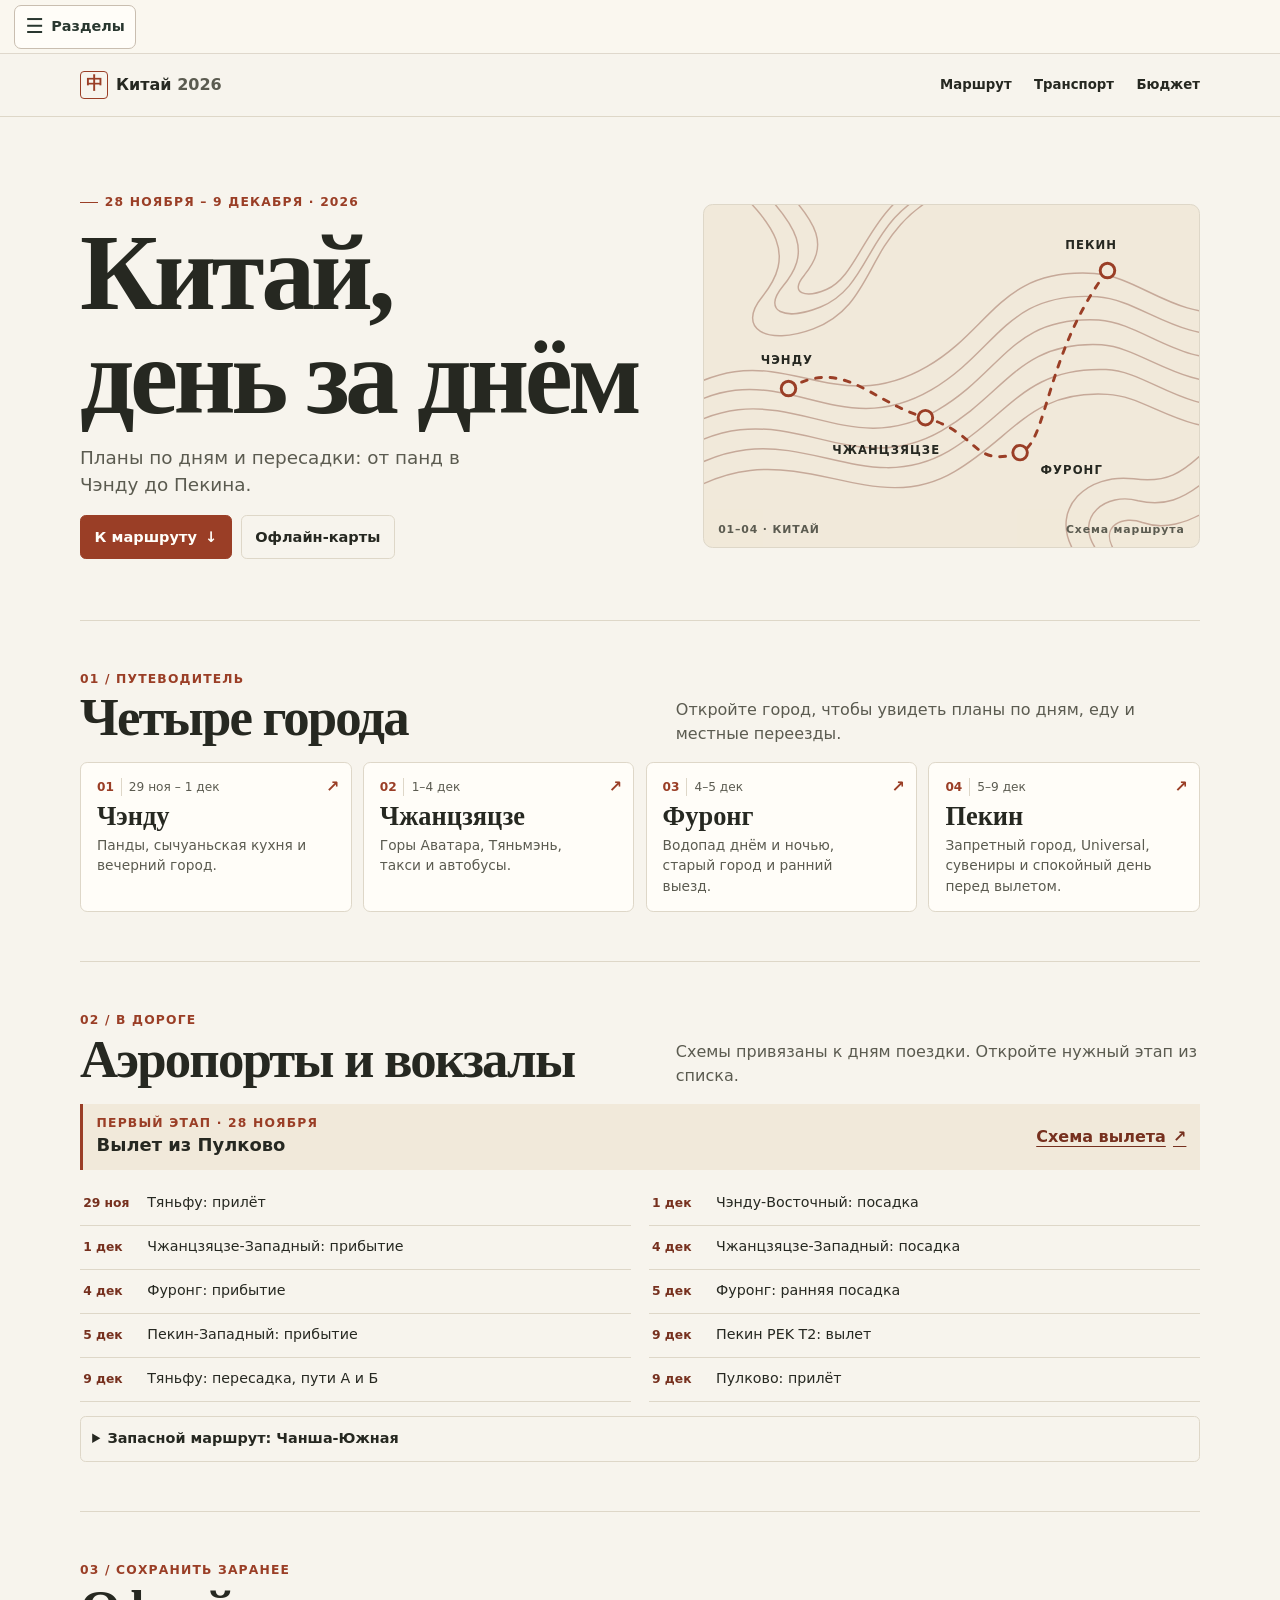
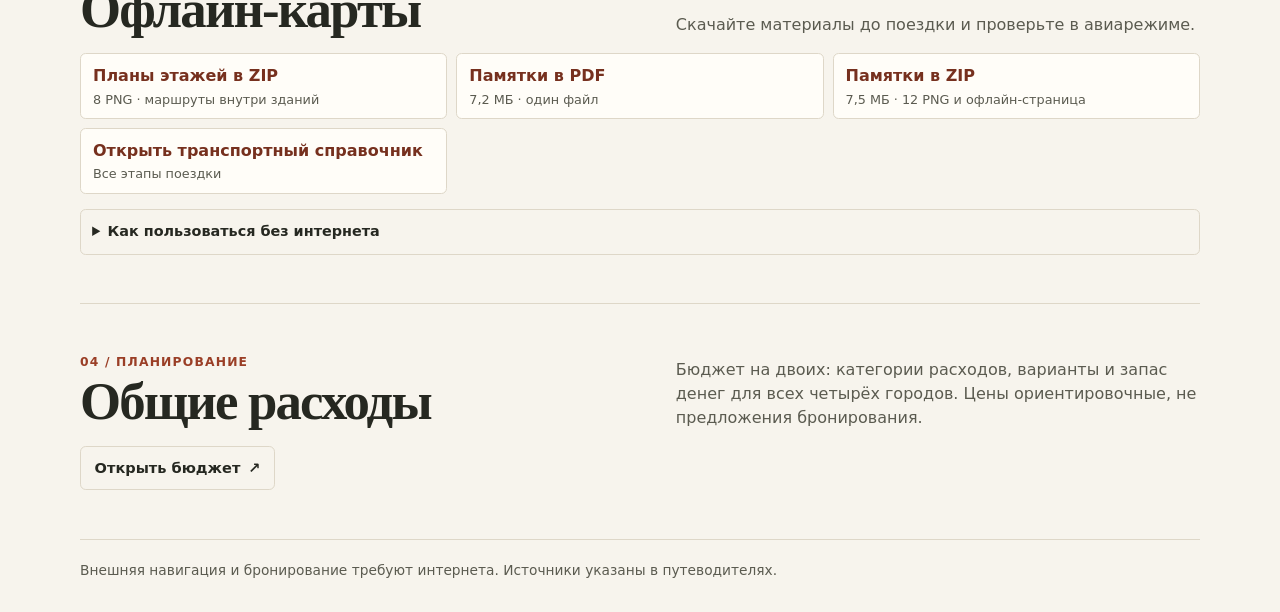
<file: index.html>
<!doctype html>
<html lang="ru">
<head>
<meta charset="utf-8">
<meta name="viewport" content="width=device-width, initial-scale=1">
<meta name="color-scheme" content="light">
<meta name="theme-color" content="#f7f4ed">
<meta name="description" content="Путеводитель по Китаю на 28 ноября – 9 декабря 2026 года: Чэнду, Чжанцзяцзе, Фуронг и Пекин. Маршрут, транспорт и офлайн-схемы.">
<title>Китай · маршрут на 28 ноября — 9 декабря 2026</title>
<link rel="stylesheet" href="assets/trip-ui/home.css">
<link rel="stylesheet" href="assets/trip-ui/section-menu.css">
<script defer src="assets/trip-ui/section-menu.js"></script>
</head>
<body class="trip-home">
<div class="trip-section-bar" hidden><button type="button" class="trip-section-toggle" aria-haspopup="dialog" aria-controls="trip-sections-dialog" aria-expanded="false"><span aria-hidden="true">&#9776;</span><span>Разделы</span></button></div>
<dialog class="trip-section-dialog" id="trip-sections-dialog" aria-labelledby="trip-sections-title">
  <div class="trip-section-drawer">
    <div class="trip-section-drawer-title"><h2 id="trip-sections-title">Разделы страницы</h2><button class="trip-section-close" type="button" aria-label="Закрыть меню" autofocus>&times;</button></div>
    <nav aria-labelledby="trip-sections-title"><ul class="trip-section-list">
      <li><a href="#route">Города и маршрут</a></li>
      <li><a href="#transport">Аэропорты и вокзалы</a></li>
      <li><a href="#offline-maps">Офлайн-карты</a></li>
      <li><a href="#budget">Бюджет</a></li>
    </ul></nav>
  </div>
</dialog>
<a class="home-skip" href="#route">К основному содержанию</a>
<header class="home-header">
  <div class="trip-shell home-header-inner">
    <a class="trip-brand" href="#top" aria-label="Китай 2026, в начало">
      <span class="home-brand-mark" aria-hidden="true">中</span>
      <span>Китай <span class="home-brand-year">2026</span></span>
    </a>
    <nav aria-label="Основное меню">
      <a href="#route">Маршрут</a>
      <a href="#transport">Транспорт</a>
      <a href="expenses-2026/expenses-guide.html">Бюджет</a>
    </nav>
  </div>
</header>
<main id="top" class="trip-shell">
  <section class="trip-hero" aria-labelledby="home-title">
    <div class="home-hero-copy">
      <p class="home-eyebrow"><span aria-hidden="true"></span> 28 ноября – 9 декабря · 2026</p>
      <h1 id="home-title">Китай,<br>день за днём</h1>
      <p class="home-lead">Планы по дням и пересадки: от панд в Чэнду до Пекина.</p>
      <div class="trip-actions">
        <a class="home-button" href="#route">К маршруту <span aria-hidden="true">↓</span></a>
        <a class="home-button home-button-quiet" href="#offline-maps">Офлайн-карты</a>
      </div>
    </div>
    <div class="home-hero-art" aria-hidden="true">
      <svg viewBox="0 0 340 235" focusable="false" aria-hidden="true" xmlns="http://www.w3.org/2000/svg">
        <g fill="none" stroke="currentColor" stroke-width="1" opacity=".34">
          <path d="M-40 146c85-74 119 8 193-35 45-26 50-68 115-64 31 2 55 32 96 26M-40 158c85-74 122 12 196-31 46-27 51-68 114-64 30 2 55 31 96 25M-40 172c86-75 128 11 200-31 45-26 51-65 111-62 30 2 56 32 95 25M-40 186c87-75 131 10 203-31 44-25 53-62 110-59 28 2 54 30 94 25M-38 201c88-77 137 8 206-32 41-24 52-58 108-56 28 1 52 29 91 24M-36 215c87-76 142 7 208-32 41-24 52-56 105-53 27 1 50 27 93 23"/>
          <path d="M13-20c38 35 50 54 27 83-18 22 3 34 35 22 48-18 32-71 99-98M30-20c38 36 43 53 24 76-14 17 1 24 26 14 37-15 30-62 83-83M47-20c34 34 38 48 22 68-11 13 1 16 15 10 24-10 28-58 72-76M253 236c-15-28 10-52 42-48 22 3 33-3 52-22M269 236c-15-22 7-39 29-33 17 4 31 0 49-16M281 236c-9-16 7-23 20-18 14 5 31 1 47-10"/>
        </g>
        <g fill="none" stroke="var(--home-accent)" stroke-width="2" stroke-linecap="round">
          <path d="M58 126c38-22 56 9 94 20s32 35 65 24c19-6 17-68 60-125" stroke-dasharray="4 6"/>
        </g>
        <g fill="var(--home-art-bg)" stroke="var(--home-accent)" stroke-width="2">
          <circle cx="58" cy="126" r="5"/><circle cx="152" cy="146" r="5"/>
          <circle cx="217" cy="170" r="5"/><circle cx="277" cy="45" r="5"/>
        </g>
        <g class="home-art-labels">
          <text x="39" y="109">ЧЭНДУ</text><text x="88" y="171">ЧЖАНЦЗЯЦЗЕ</text>
          <text x="231" y="185">ФУРОНГ</text><text x="248" y="30">ПЕКИН</text>
        </g>
      </svg>
      <p><span>01–04 · КИТАЙ</span><span>Схема маршрута</span></p>
    </div>
  </section>

  <section id="route" tabindex="-1" class="home-section" aria-labelledby="route-title">
    <div class="home-section-head">
      <div><p class="home-kicker">01 / Путеводитель</p><h2 id="route-title">Четыре города</h2></div>
      <p>Откройте город, чтобы увидеть планы по дням, еду и местные переезды.</p>
    </div>
    <ol class="trip-city-grid">
      <li><a class="trip-city" href="chengdu-2026/chengdu-guide.html">
        <span class="home-city-meta"><span class="home-city-num">01</span> 29 ноя – 1 дек</span>
        <h3>Чэнду</h3><p>Панды, сычуаньская кухня и вечерний город.</p><span class="home-city-arrow" aria-hidden="true">↗</span>
      </a></li>
      <li><a class="trip-city" href="zhangjiajie-2026/zhangjiajie-guide.html">
        <span class="home-city-meta"><span class="home-city-num">02</span> 1–4 дек</span>
        <h3>Чжанцзяцзе</h3><p>Горы Аватара, Тяньмэнь, такси и автобусы.</p><span class="home-city-arrow" aria-hidden="true">↗</span>
      </a></li>
      <li><a class="trip-city" href="furong-2026/furong-guide.html">
        <span class="home-city-meta"><span class="home-city-num">03</span> 4–5 дек</span>
        <h3>Фуронг</h3><p>Водопад днём и ночью, старый город и ранний выезд.</p><span class="home-city-arrow" aria-hidden="true">↗</span>
      </a></li>
      <li><a class="trip-city" href="beijing-2026/beijing-guide.html">
        <span class="home-city-meta"><span class="home-city-num">04</span> 5–9 дек</span>
        <h3>Пекин</h3><p>Запретный город, Universal, сувениры и спокойный день перед вылетом.</p><span class="home-city-arrow" aria-hidden="true">↗</span>
      </a></li>
    </ol>
  </section>

  <section id="transport" class="home-section" aria-labelledby="transport-title">
    <div class="home-section-head">
      <div><p class="home-kicker">02 / В дороге</p><h2 id="transport-title">Аэропорты и вокзалы</h2></div>
      <p>Схемы привязаны к дням поездки. Откройте нужный этап из списка.</p>
    </div>
    <aside class="home-next" aria-labelledby="next-title">
      <div><p class="home-kicker">Первый этап · 28 ноября</p><h3 id="next-title">Вылет из Пулково</h3></div>
      <a href="assets/transport-2026/index.html#led-departure">Схема вылета <span aria-hidden="true">↗</span></a>
    </aside>
    <ul class="home-transfers">
      <li><a href="chengdu-2026/chengdu-guide.html#tfu-arrival"><span>29 ноя</span> Тяньфу: прилёт</a></li>
      <li><a href="chengdu-2026/chengdu-guide.html#chengdu-east-departure"><span>1 дек</span> Чэнду-Восточный: посадка</a></li>
      <li><a href="zhangjiajie-2026/zhangjiajie-guide.html?day=1#zhangjiajie-west-arrival"><span>1 дек</span> Чжанцзяцзе-Западный: прибытие</a></li>
      <li><a href="zhangjiajie-2026/zhangjiajie-guide.html?day=4#zhangjiajie-west-departure"><span>4 дек</span> Чжанцзяцзе-Западный: посадка</a></li>
      <li><a href="furong-2026/furong-guide.html?day=1#furong-arrival"><span>4 дек</span> Фуронг: прибытие</a></li>
      <li><a href="furong-2026/furong-guide.html?day=2#furong-departure"><span>5 дек</span> Фуронг: ранняя посадка</a></li>
      <li><a href="beijing-2026/beijing-guide.html?day=1#beijing-west-arrival"><span>5 дек</span> Пекин-Западный: прибытие</a></li>
      <li><a href="beijing-2026/beijing-guide.html?day=5#pek-t2-departure"><span>9 дек</span> Пекин PEK T2: вылет</a></li>
      <li><a href="beijing-2026/beijing-guide.html?day=5#tfu-transit"><span>9 дек</span> Тяньфу: пересадка, пути А и Б</a></li>
      <li><a href="beijing-2026/beijing-guide.html?day=5#led-arrival"><span>9 дек</span> Пулково: прилёт</a></li>
    </ul>
    <details class="home-details">
      <summary>Запасной маршрут: Чанша-Южная</summary>
      <p>В основном плане прямой поезд во Пекин. <a href="furong-2026/furong-guide.html?day=2#changsha-south-backup">Открыть схему для варианта с пересадкой</a>.</p>
    </details>
  </section>

  <section id="offline-maps" class="home-section" aria-labelledby="maps-title">
    <div class="home-section-head">
      <div><p class="home-kicker">03 / Сохранить заранее</p><h2 id="maps-title">Офлайн-карты</h2></div>
      <p>Скачайте материалы до поездки и проверьте в авиарежиме.</p>
    </div>
    <ul class="home-downloads">
      <li><a href="assets/floorplans-2026/transport-floorplans-offline.zip" download><strong>Планы этажей в ZIP</strong><span>8 PNG · маршруты внутри зданий</span></a></li>
      <li><a href="assets/transport-2026/china-airports-railway-guide.pdf" download><strong>Памятки в PDF</strong><span>7,2 МБ · один файл</span></a></li>
      <li><a href="assets/transport-2026/china-offline-maps.zip" download><strong>Памятки в ZIP</strong><span>7,5 МБ · 12 PNG и офлайн-страница</span></a></li>
      <li><a href="assets/transport-2026/index.html"><strong>Открыть транспортный справочник</strong><span>Все этапы поездки</span></a></li>
    </ul>
    <details class="home-details">
      <summary>Как пользоваться без интернета</summary>
      <p>Скачайте PDF или распакуйте ZIP и сохраните PNG в галерею. Для офлайн-страницы сохраните всю распакованную папку вместе с <code>index.html</code>. Остальные страницы и фотографии сохраните отдельно: GitHub Pages может быть недоступен в отдельных сетях материкового Китая.</p>
      <p>Прежние памятки иллюстрируют порядок действий. Поэтажные планы выделены отдельно. Номера выходов, платформы, терминалы и время сверяйте с билетом, табло и сотрудниками. Расписание на схемах не подтверждает рейс или поезд.</p>
    </details>
  </section>

  <section id="budget" class="home-section" aria-labelledby="budget-title">
    <div class="home-section-head">
      <div><p class="home-kicker">04 / Планирование</p><h2 id="budget-title">Общие расходы</h2></div>
      <p>Бюджет на двоих: категории расходов, варианты и запас денег для всех четырёх городов. Цены ориентировочные, не предложения бронирования.</p>
    </div>
    <a class="home-button home-button-quiet" href="expenses-2026/expenses-guide.html">Открыть бюджет <span aria-hidden="true">↗</span></a>
  </section>
</main>
<footer class="trip-shell home-footer">Внешняя навигация и бронирование требуют интернета. Источники указаны в путеводителях.</footer>
</body>
</html>
</file>
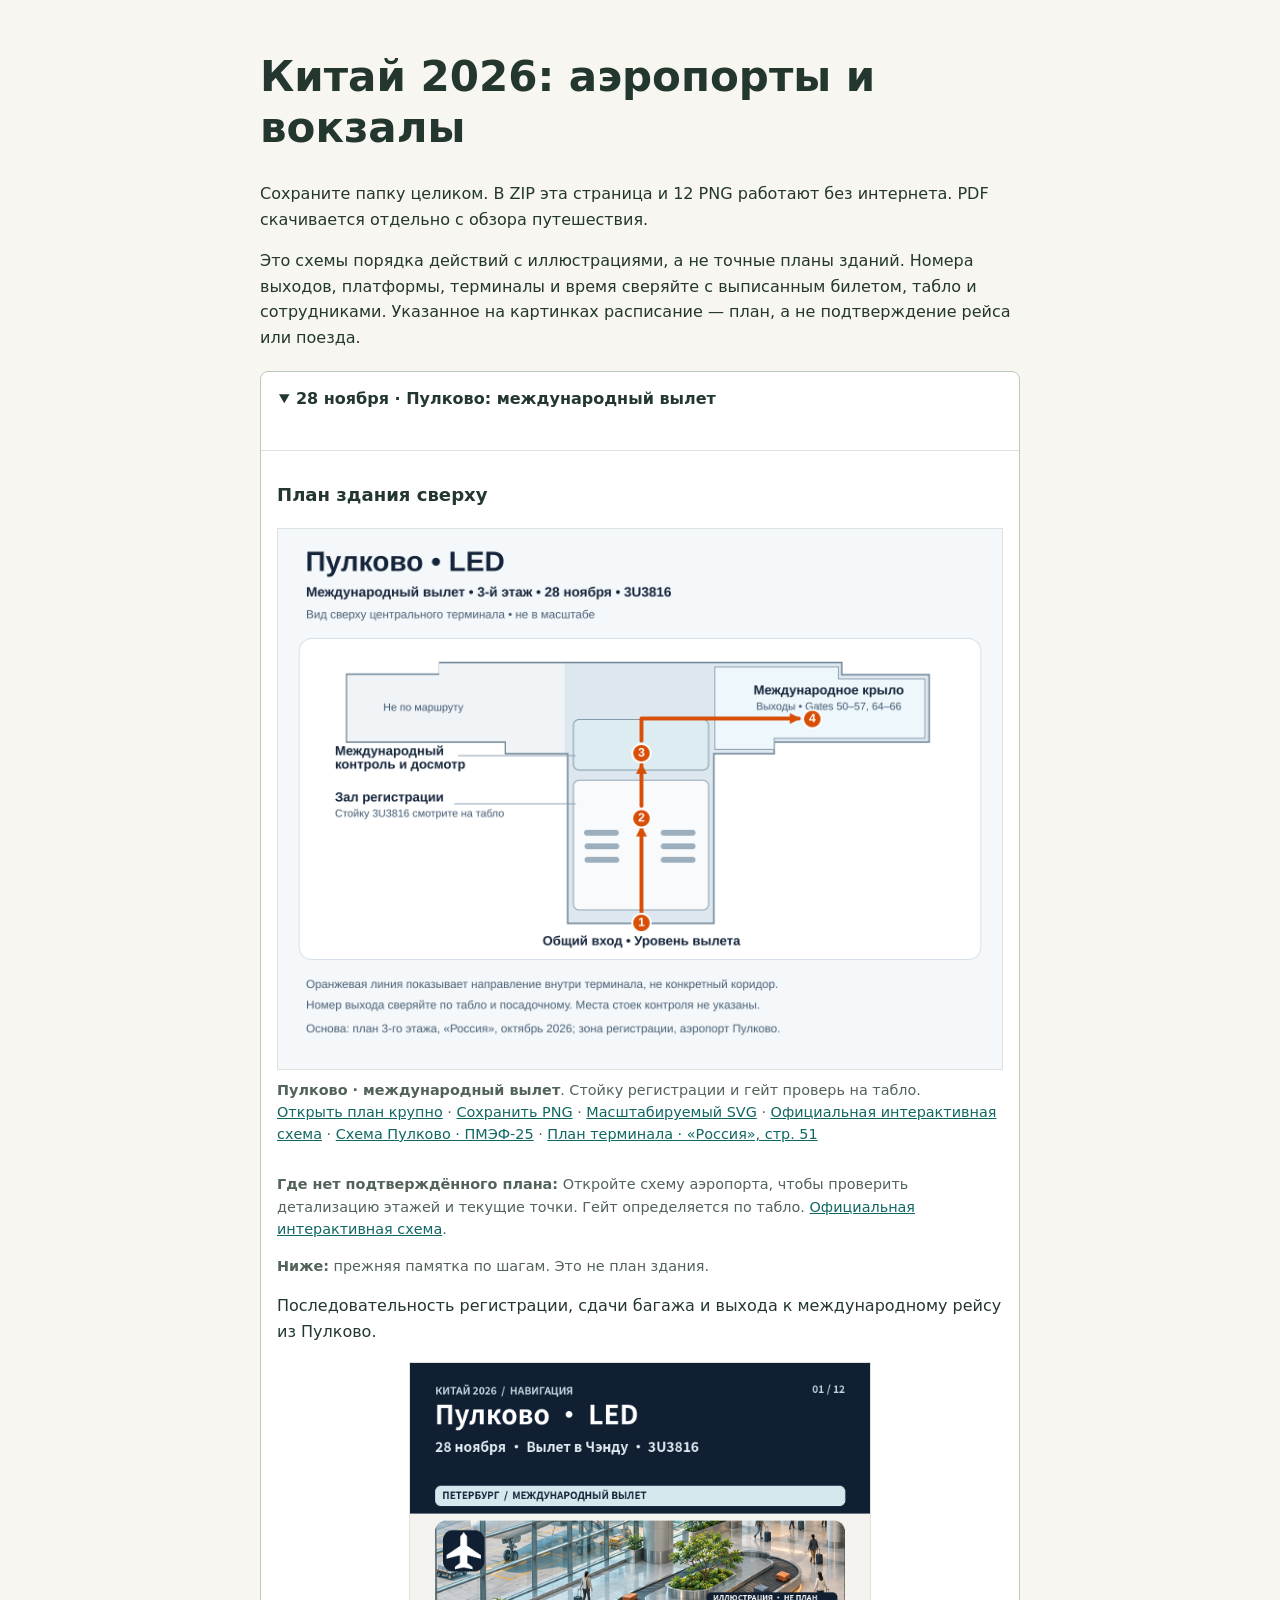
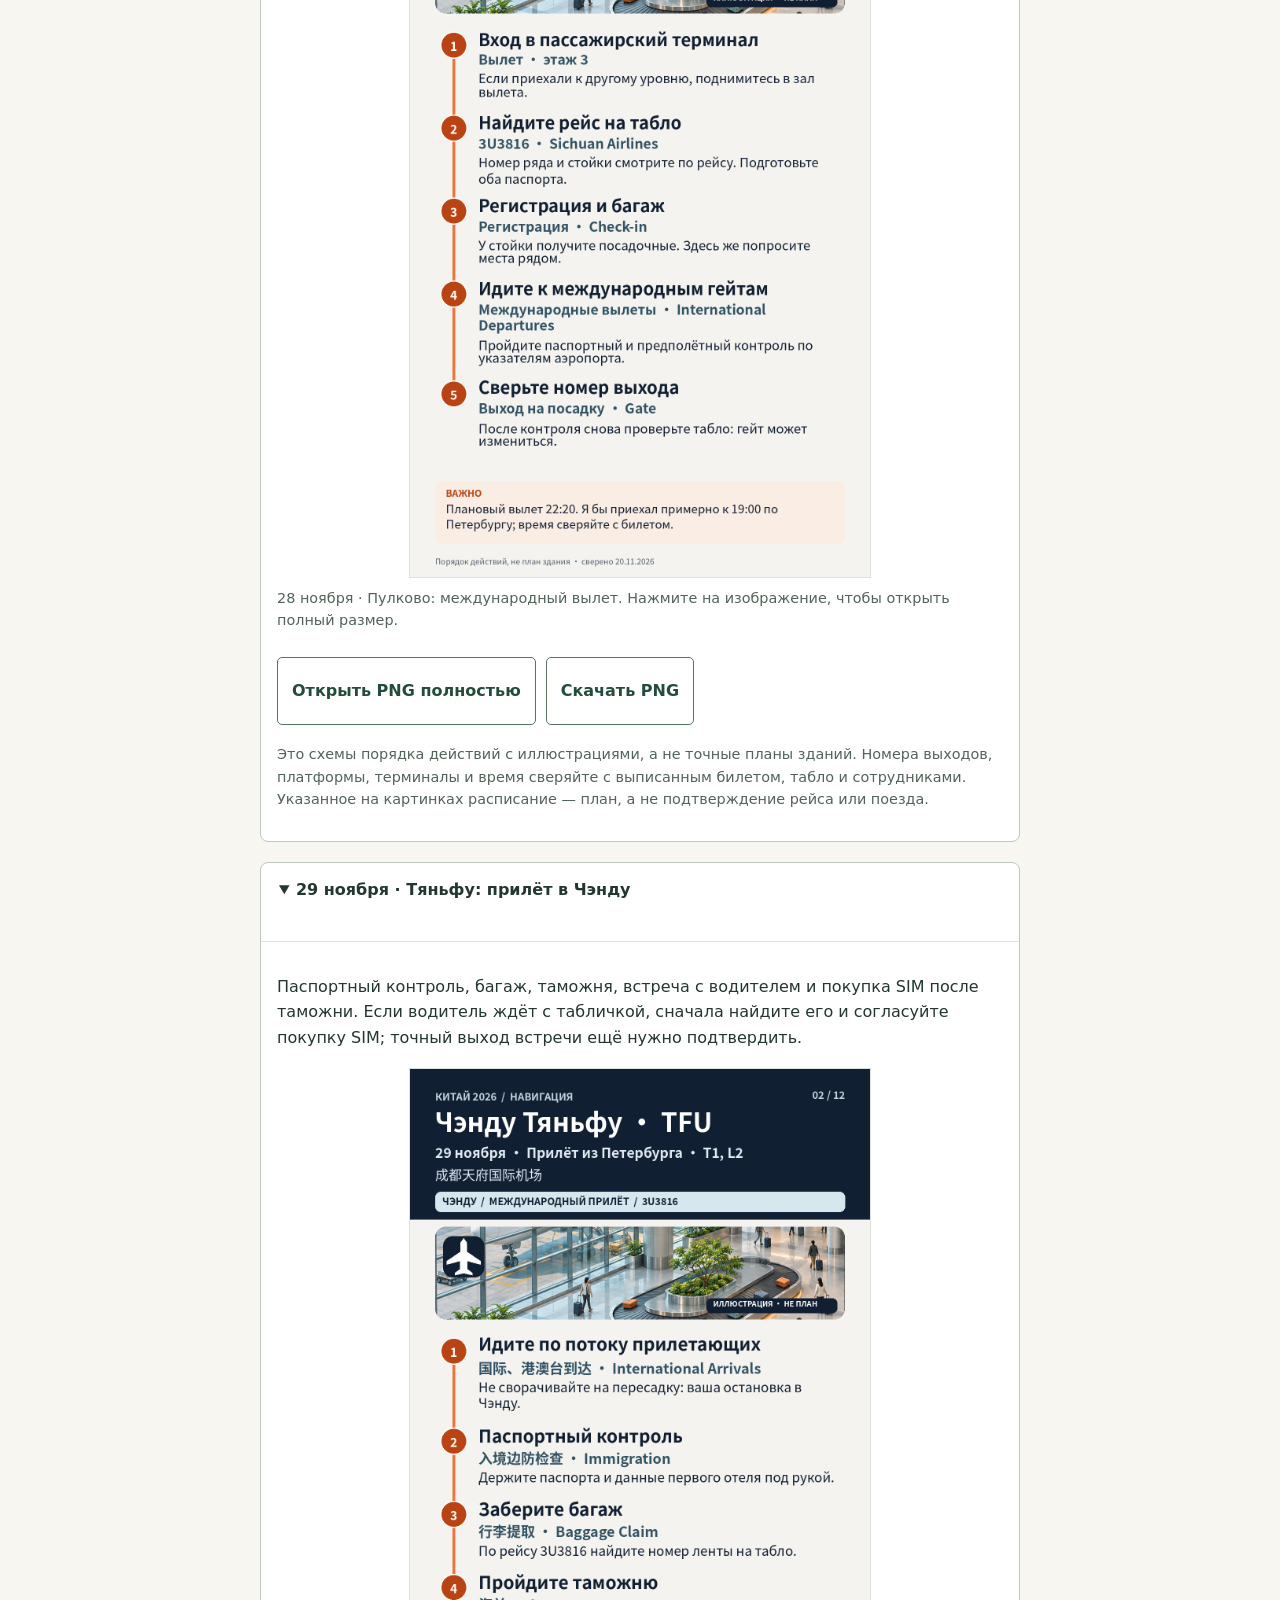
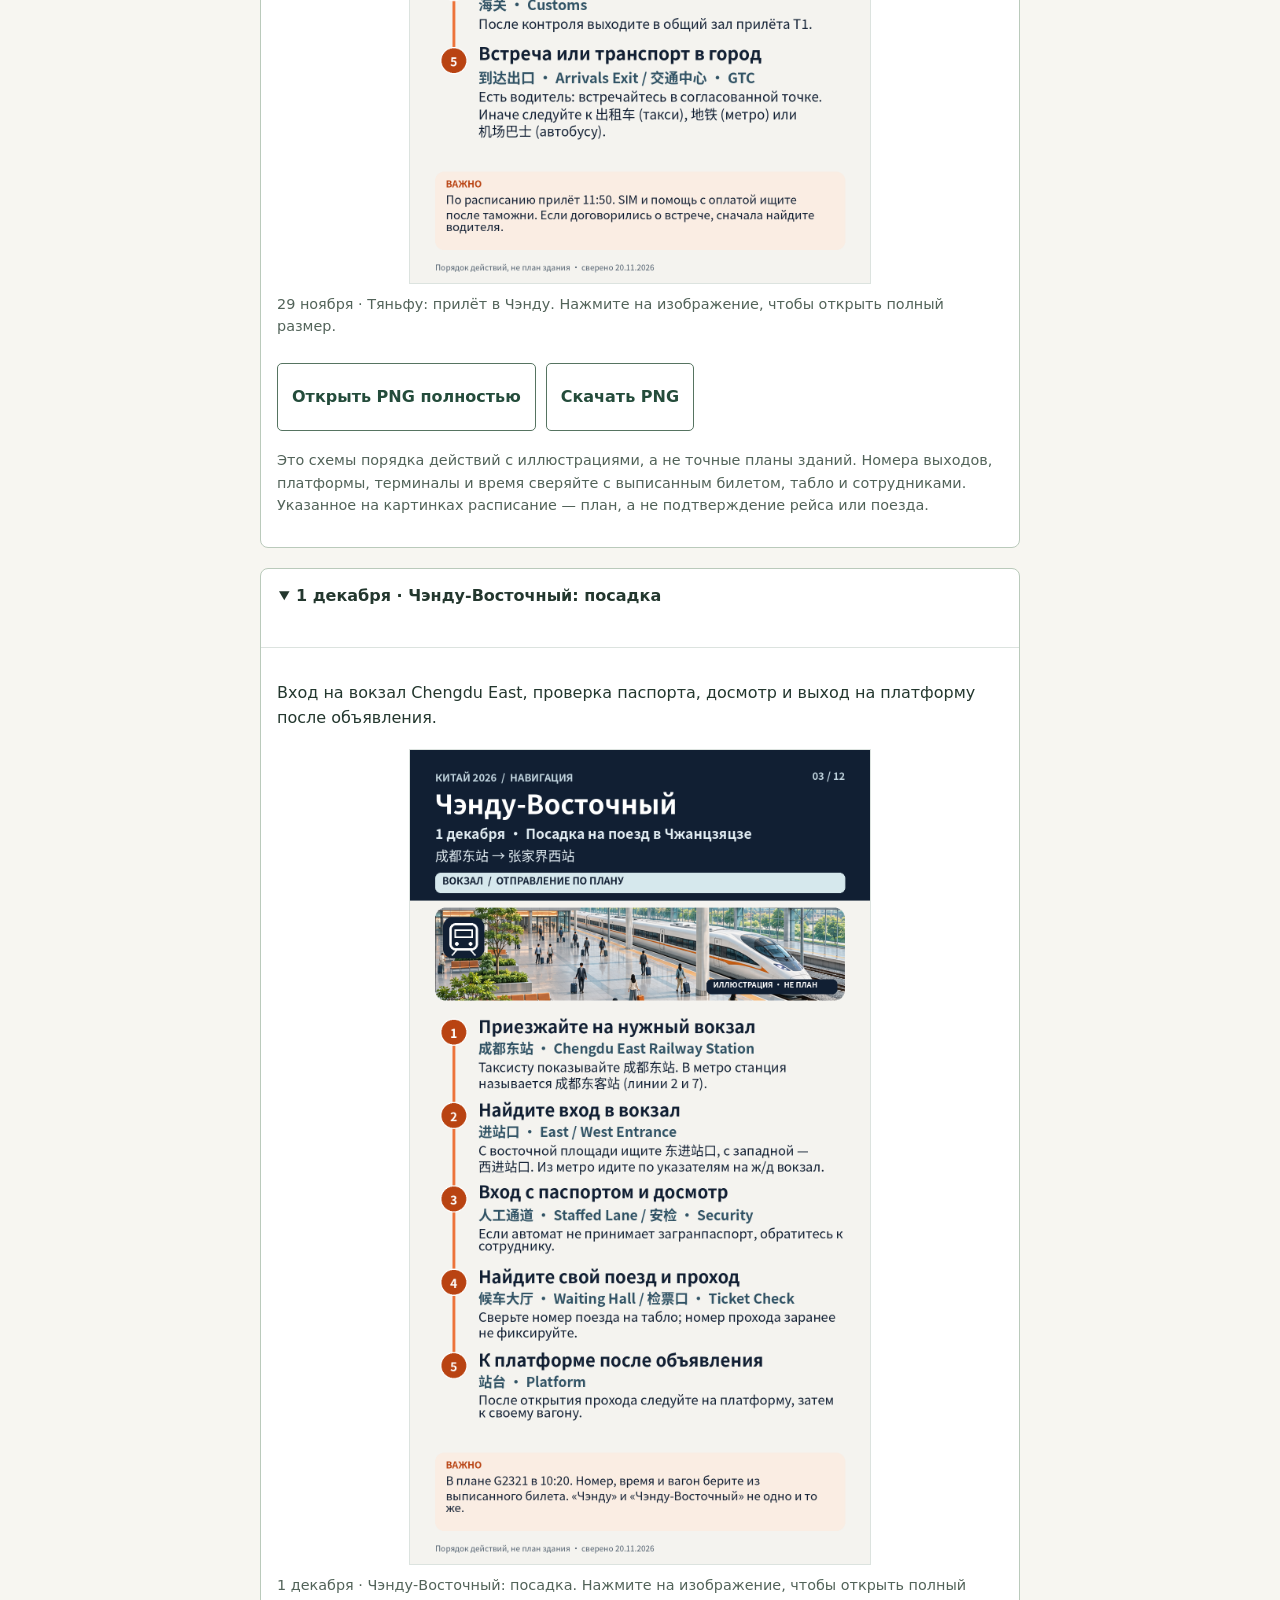
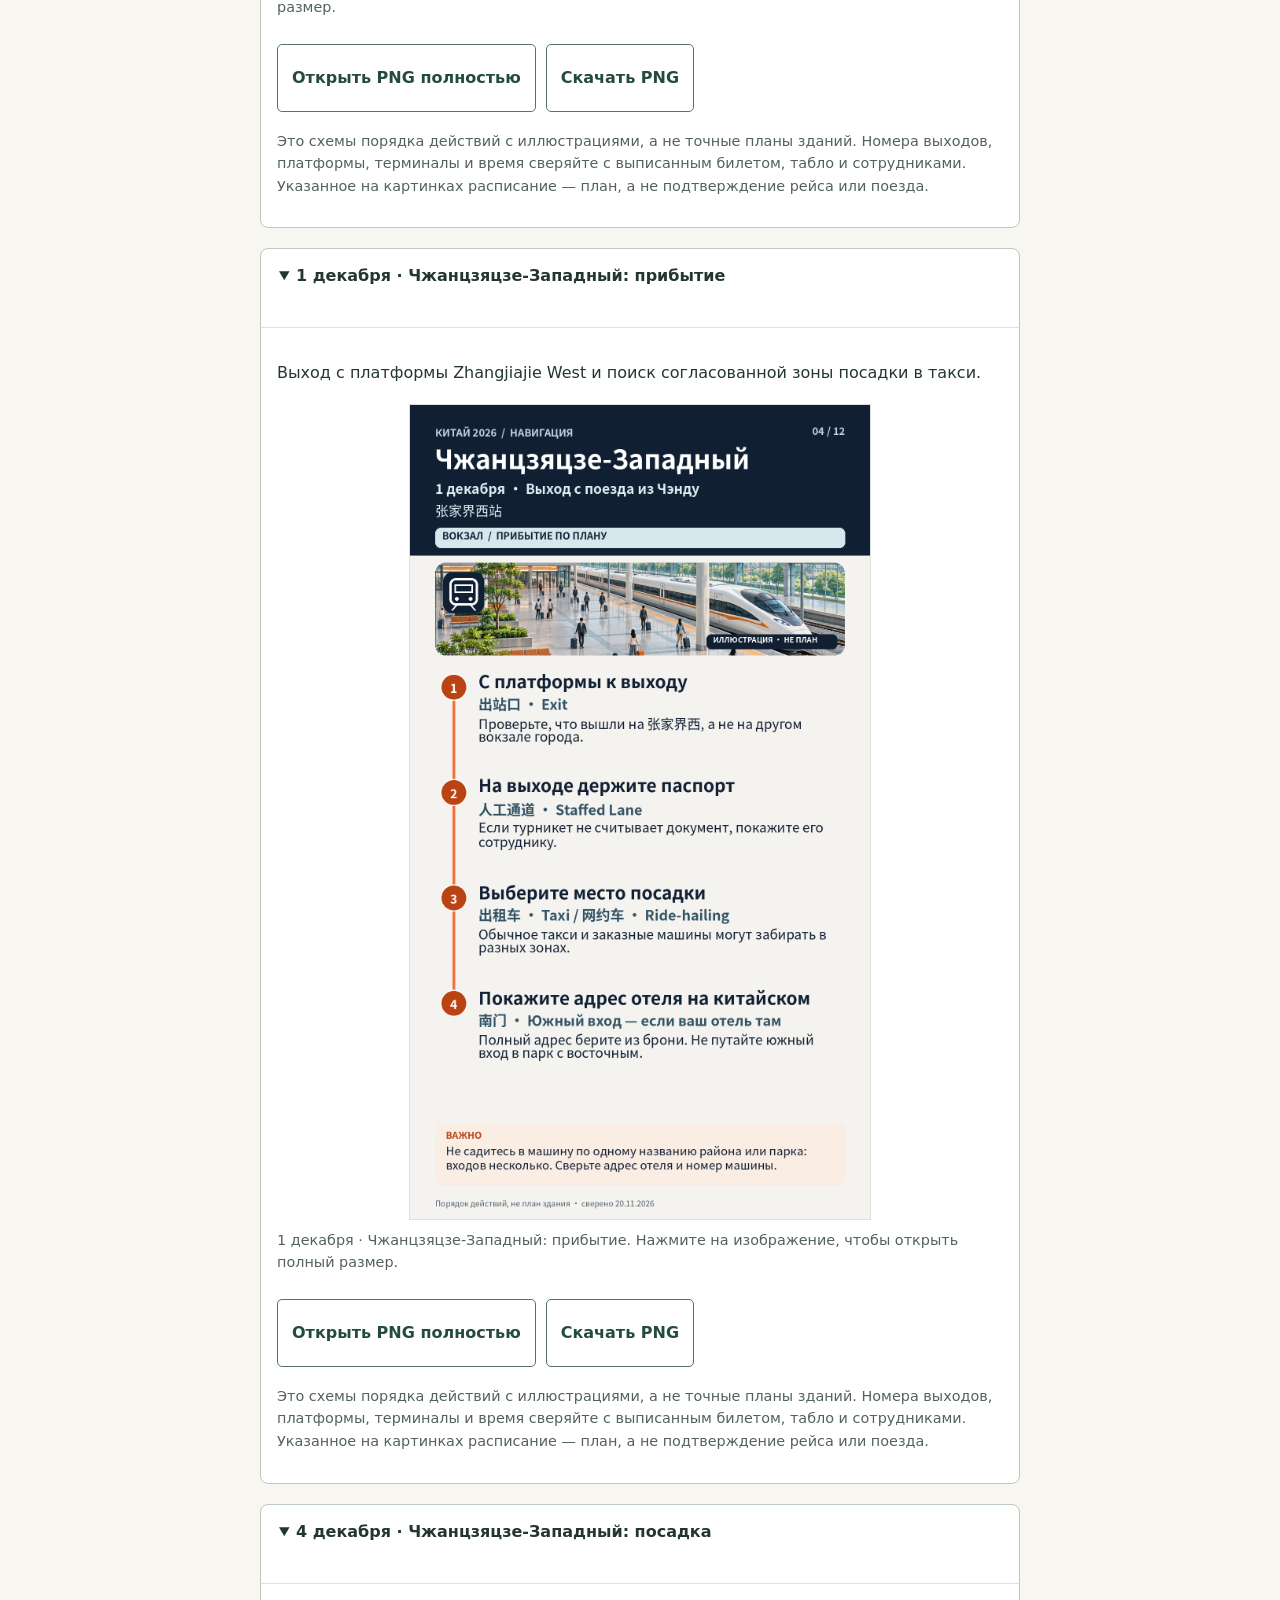
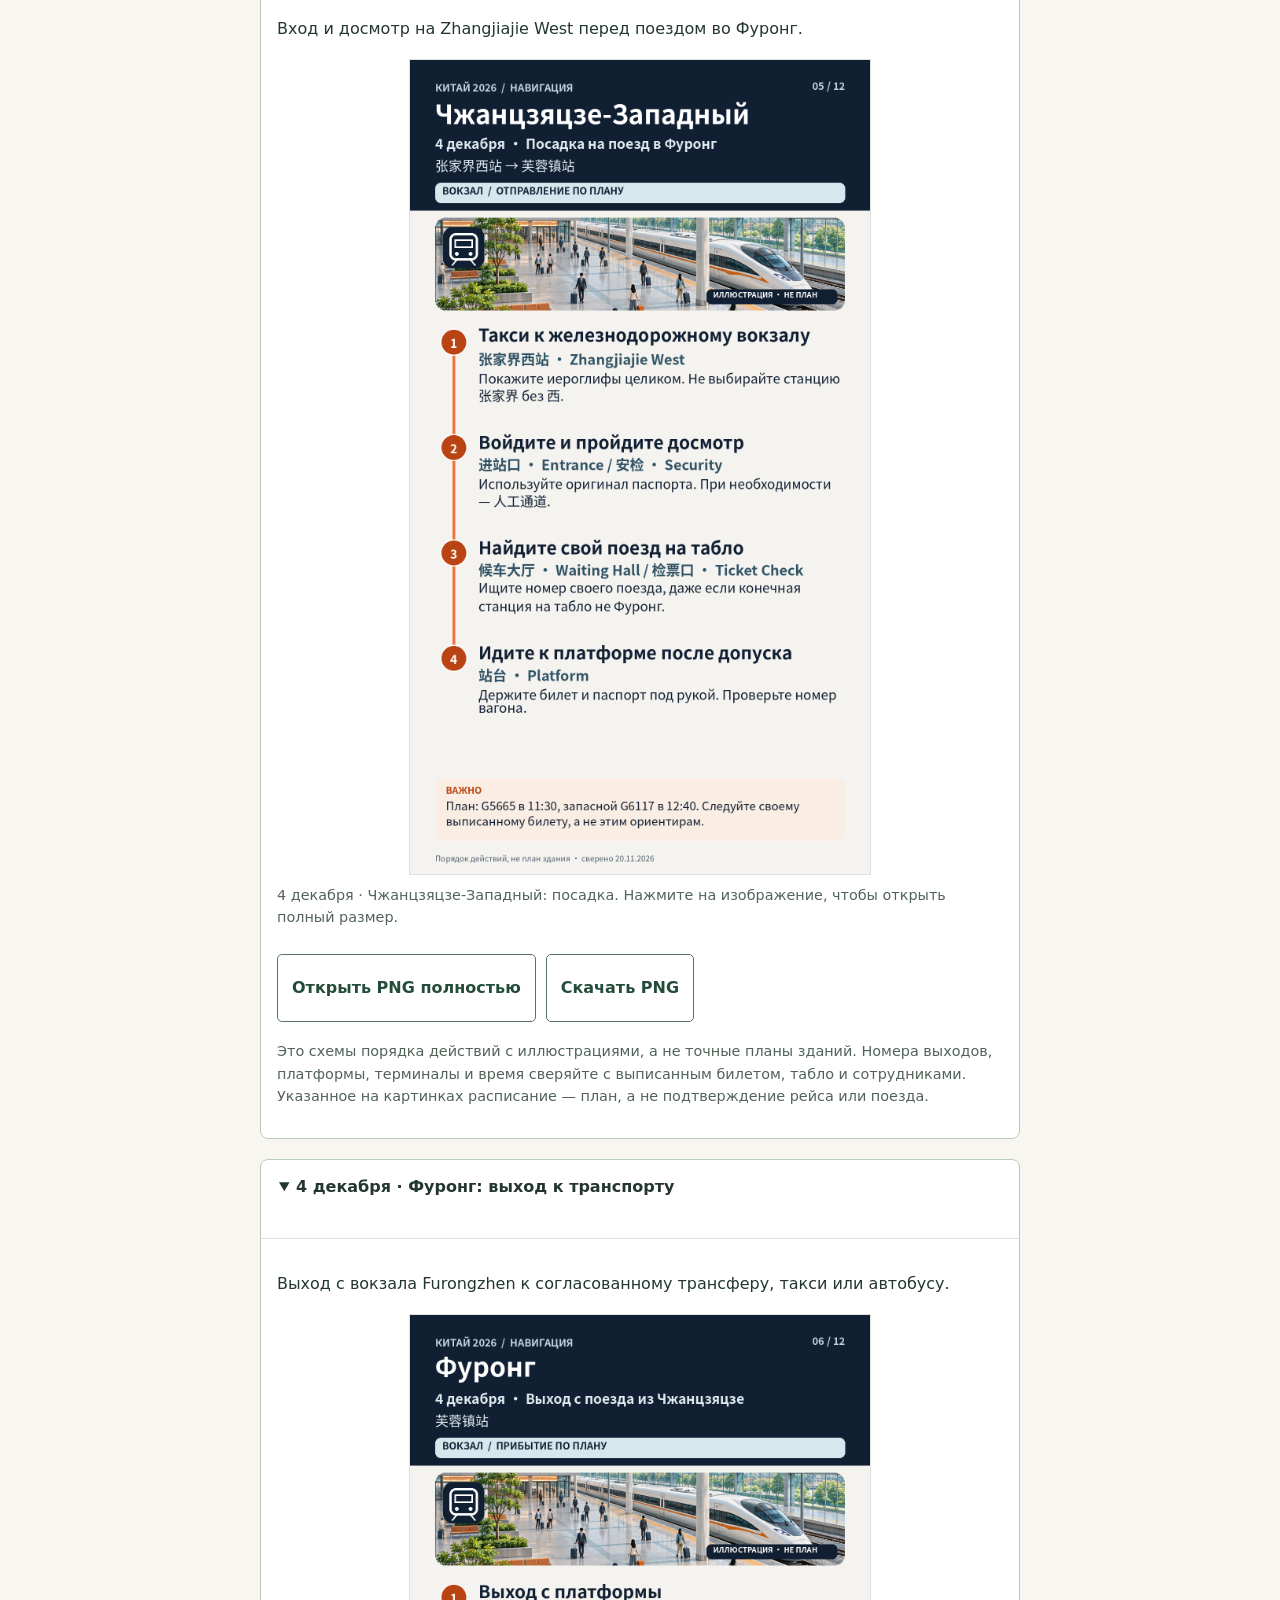
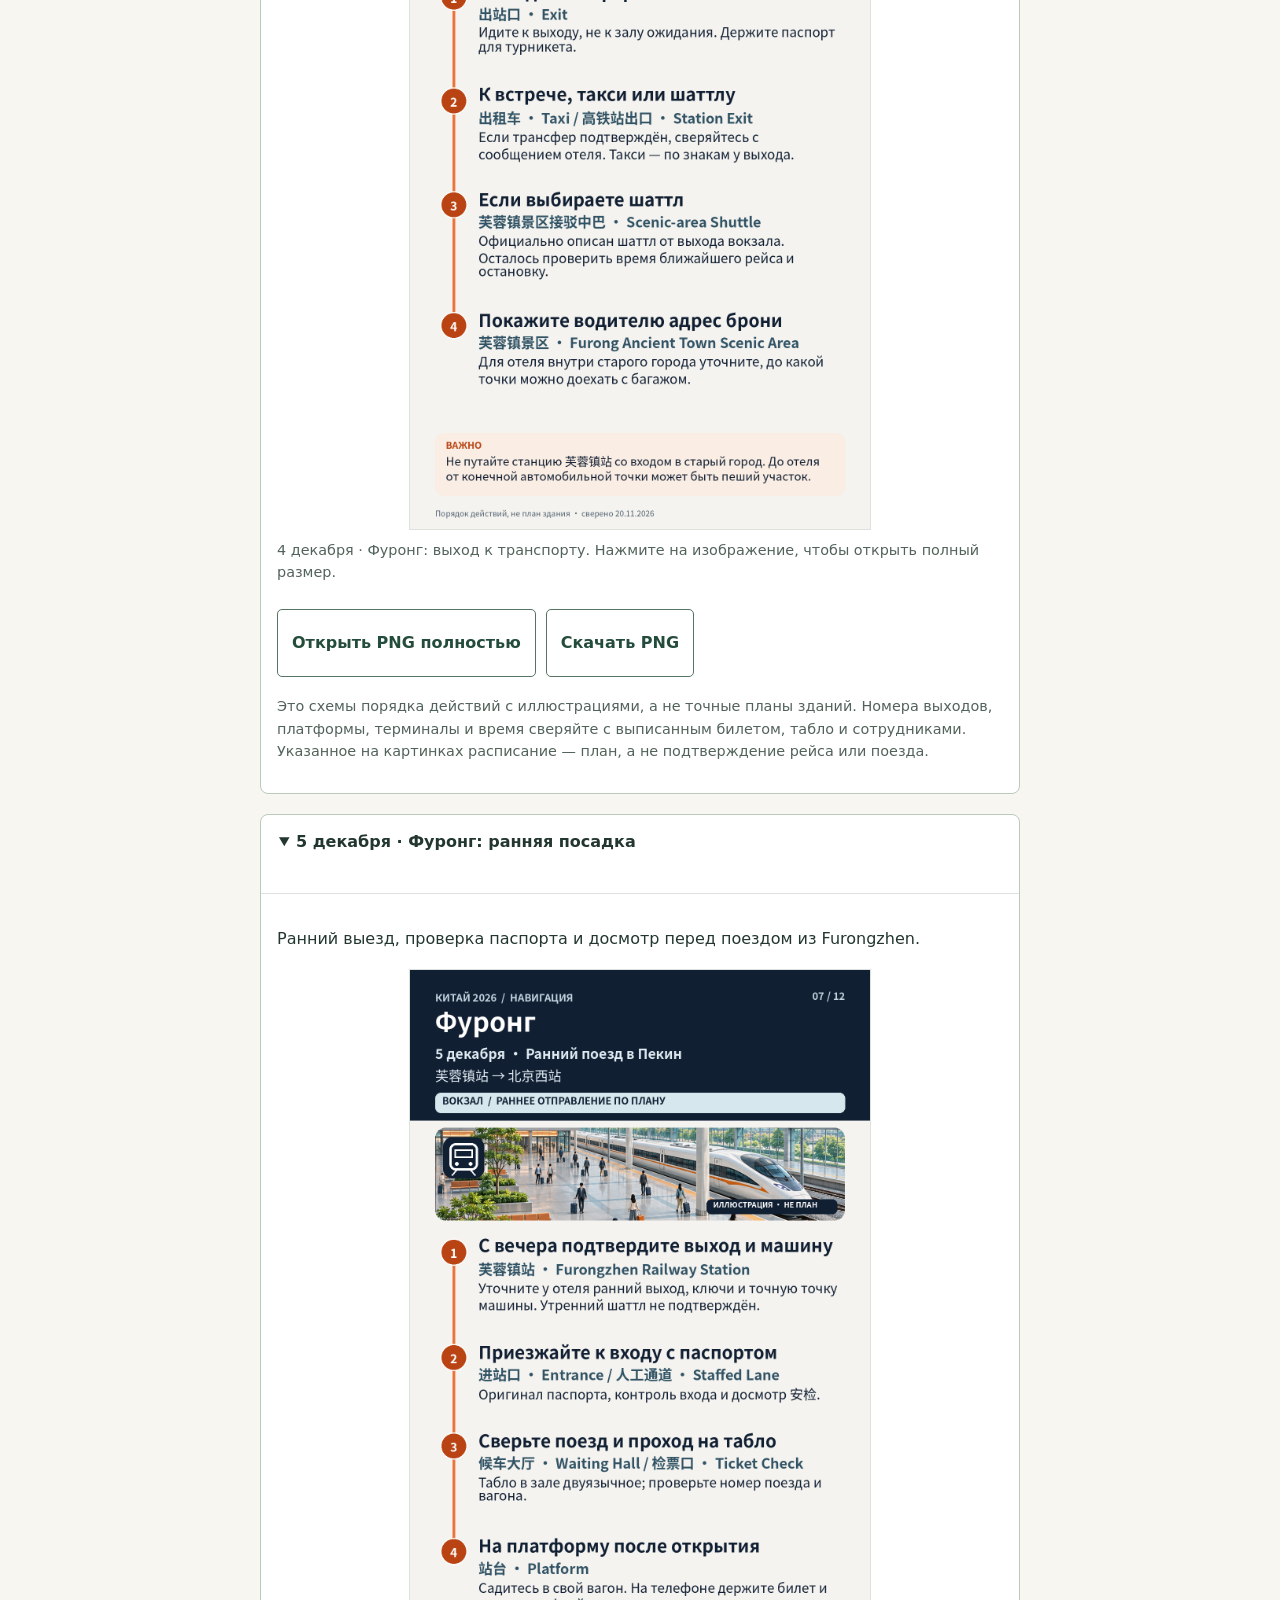
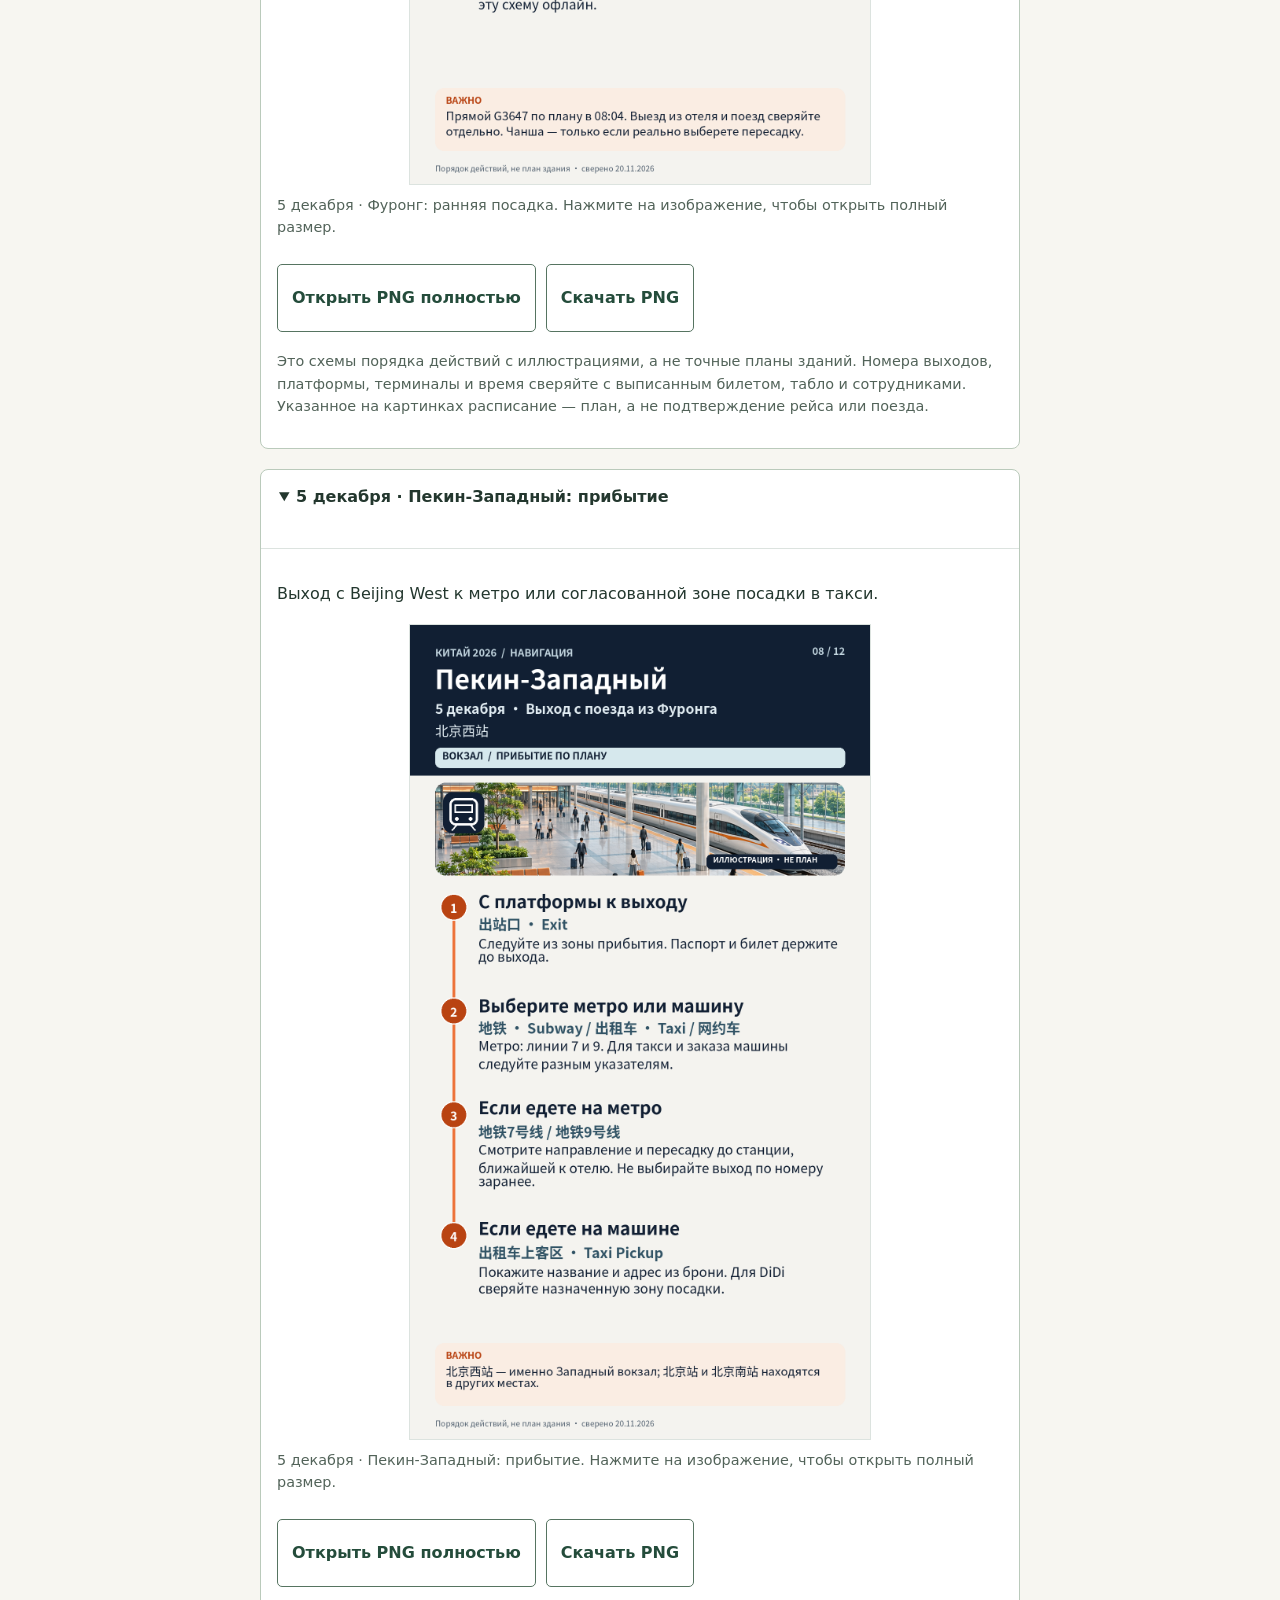
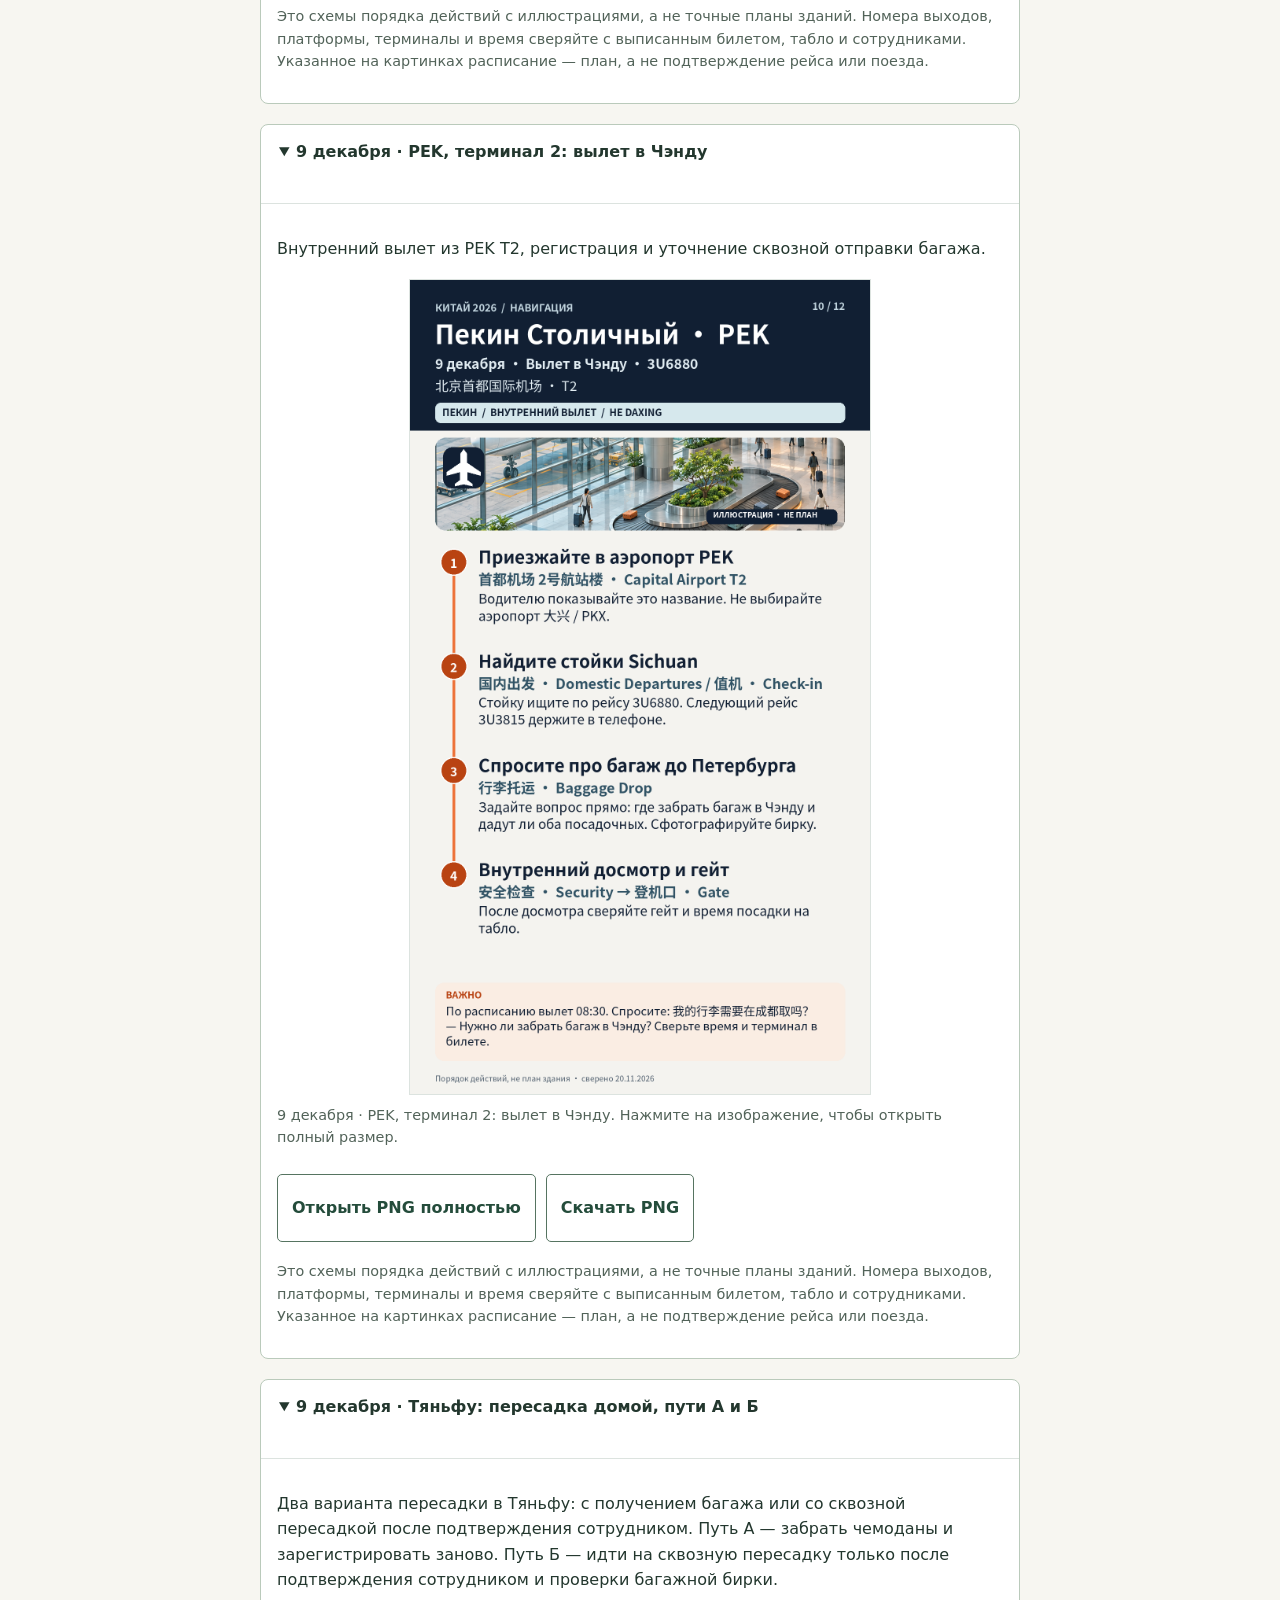
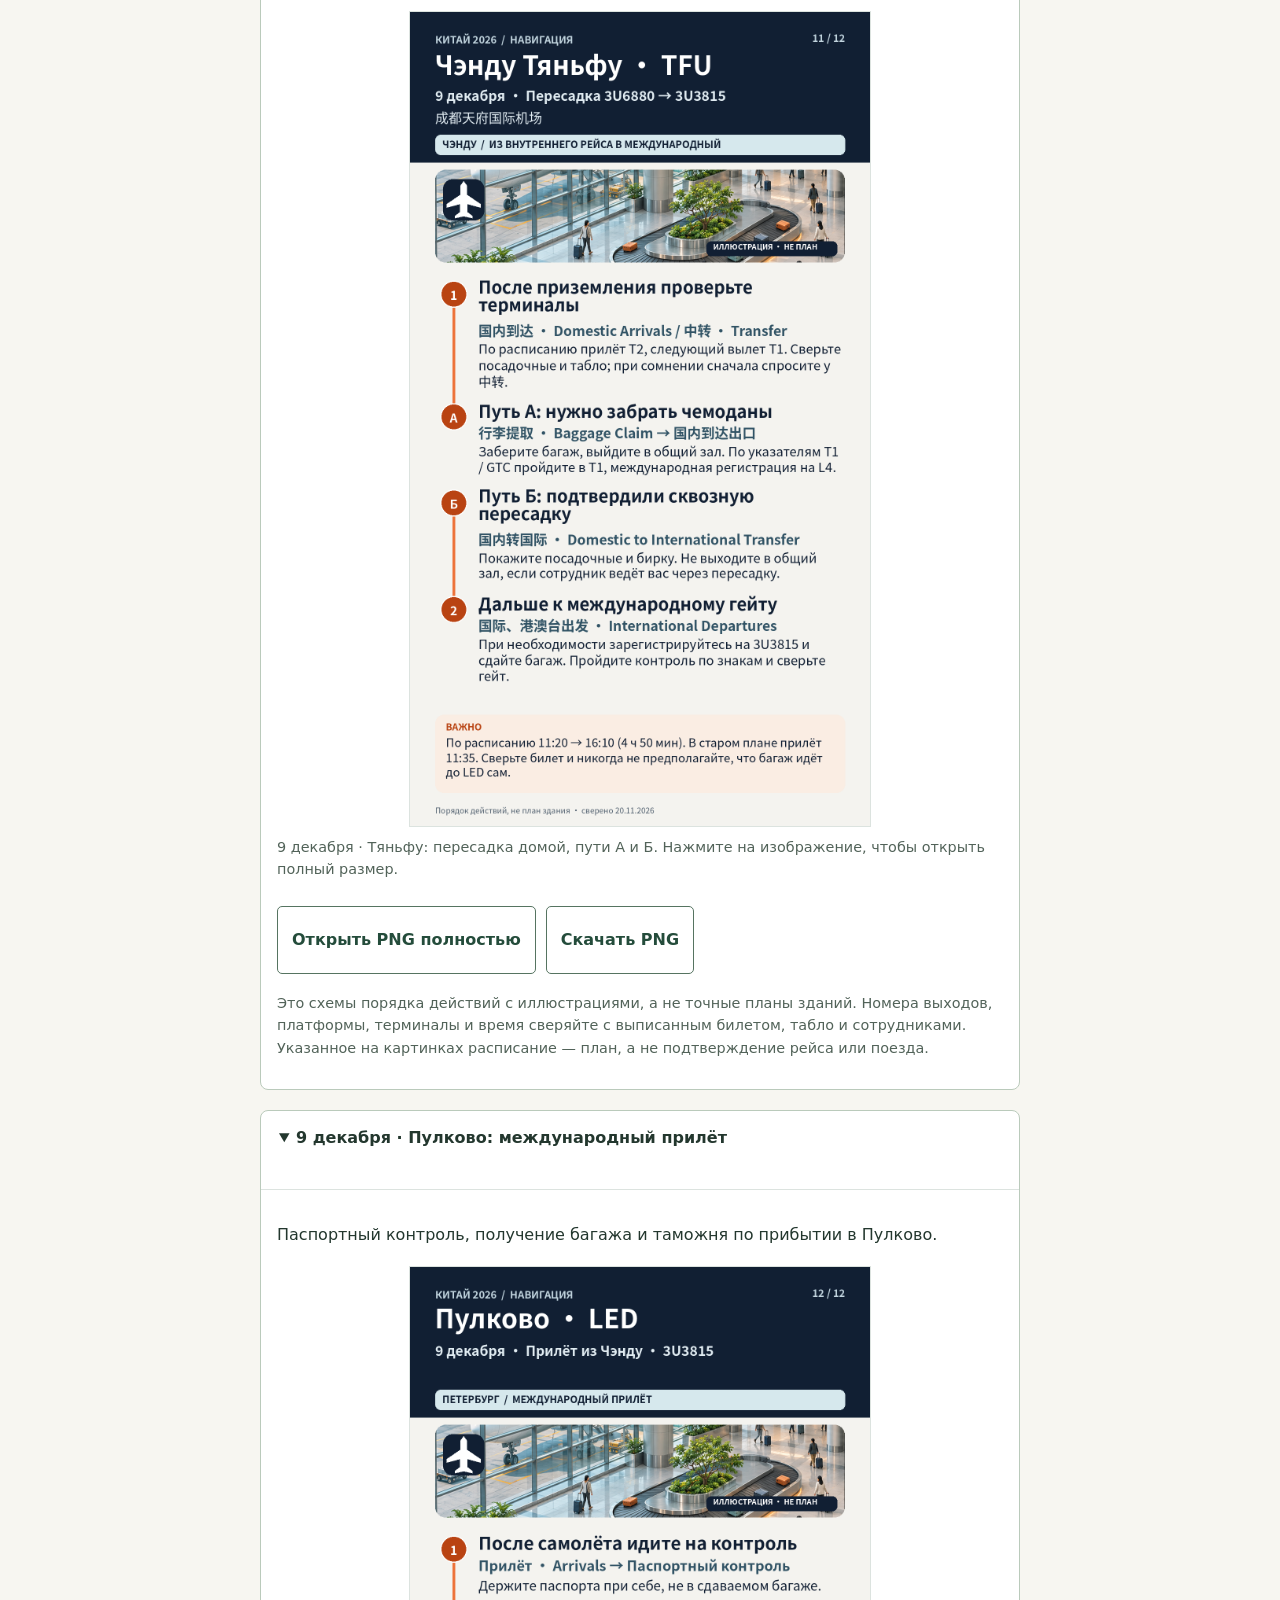
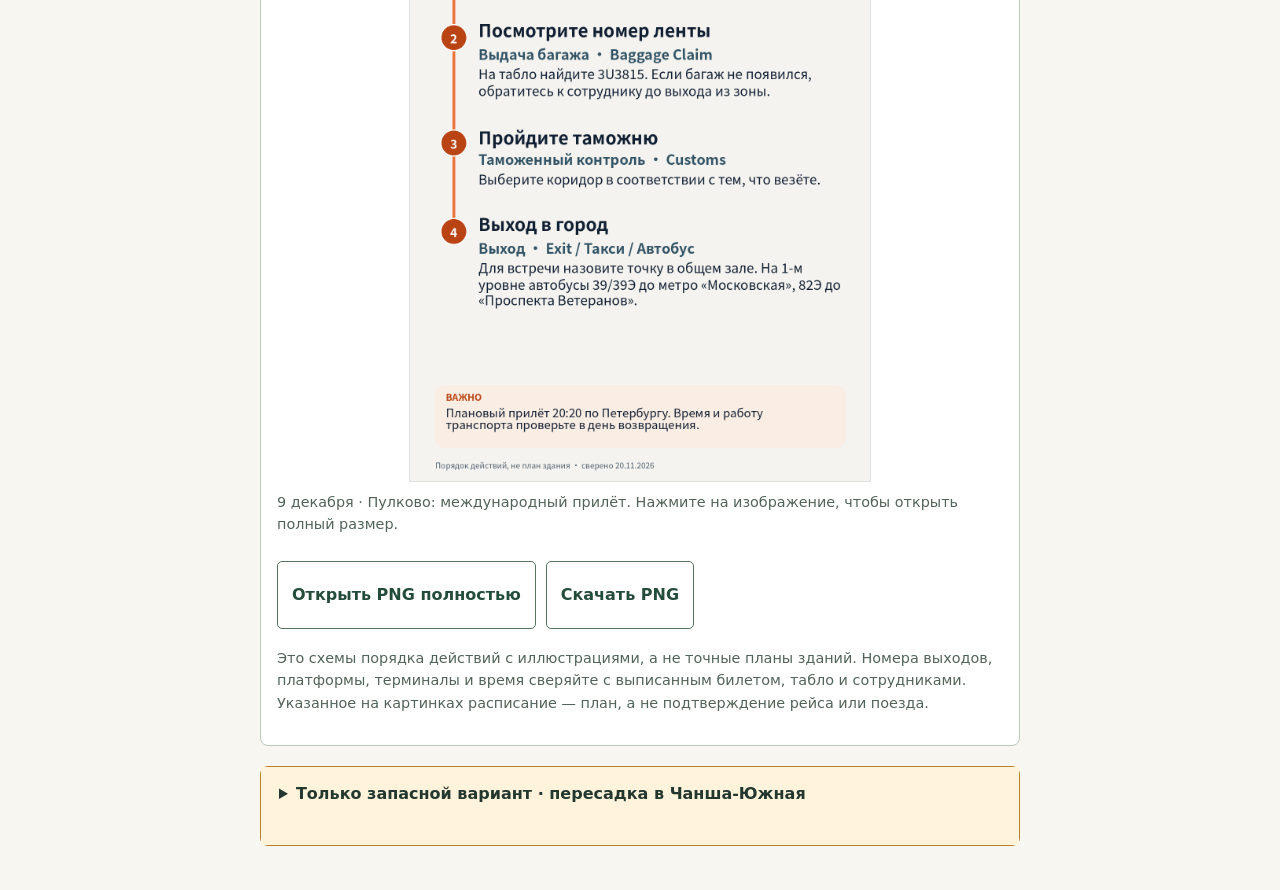
<file: assets/transport-2026/index.html>
<!doctype html><html lang="ru"><head><meta charset="utf-8"><meta name="viewport" content="width=device-width,initial-scale=1"><title>Китай 2026 · аэропорты и вокзалы офлайн</title><style>body{margin:0;background:#f7f6f1;color:#23372e;font:16px/1.6 system-ui,sans-serif}main{max-width:760px;margin:auto;padding:24px 16px}h1{font-size:clamp(28px,6vw,42px);line-height:1.2}a{color:#116762}/* Airport and railway action cards, added without changing the itinerary. */
.trip-transport,.trip-offline{box-sizing:border-box;max-width:100%;min-width:0;scroll-margin-top:24px}
.trip-transport{margin:20px 0;padding:0;border:1px solid #bacabb;border-radius:8px;background:#fff;color:#23372e}
.trip-transport>summary{padding:15px 18px;font:600 1rem/1.5 system-ui,sans-serif;cursor:pointer;min-height:48px;overflow-wrap:anywhere}
.trip-transport[open]>summary{border-bottom:1px solid #dce3df}
.trip-transport-body{padding:16px;min-width:0}
.trip-transport p,.trip-offline p{font-size:1rem;line-height:1.6}
.trip-transport .trip-note,.trip-offline .trip-note{font-size:.9rem;line-height:1.55;color:#526359}
.trip-transport .trip-map{margin:18px 0;min-width:0;max-width:100%}
.trip-transport .trip-image{display:block;width:100%;max-width:460px;margin:auto;border:1px solid #dce3df}
.trip-transport .trip-image img{display:block;width:100%;max-width:100%;height:auto;max-height:none;object-fit:contain;aspect-ratio:1170/2070;margin:0}
.trip-transport .trip-map figcaption{padding:10px 0;font:.9rem/1.5 system-ui,sans-serif;color:#526359}
.trip-actions{display:flex;flex-wrap:wrap;gap:10px;margin:16px 0}
.trip-actions a{display:inline-flex;align-items:center;justify-content:center;min-height:46px;padding:10px 14px;border:1px solid #567461;border-radius:5px;color:#244c3b;background:#fff;text-decoration:none;font:600 1rem/1.4 system-ui,sans-serif;white-space:normal;overflow-wrap:anywhere;max-width:100%}
.trip-actions a:hover,.trip-actions a:focus-visible{background:#eef4ef;outline-offset:3px}
.trip-offline{margin:38px 0;padding:24px;background:#fff;border:1px solid #bacabb;border-radius:8px}
.trip-offline h2{font-size:1.75rem;line-height:1.25;margin:0 0 16px}
.trip-map-days{padding-left:22px}.trip-map-days li{margin:10px 0;overflow-wrap:anywhere}
.trip-backup{border-color:#b6812a}.trip-backup>summary{background:#fff3dc}
@media(max-width:480px){.trip-offline{padding:18px 14px}.trip-transport-body{padding:12px}.trip-actions a{flex:1 1 160px}.trip-transport>summary{padding:14px 12px}}
</style><!-- floorplans-v2:start --><style>.trip-transport .trip-floorplan .trip-image{max-width:820px;box-sizing:border-box}.trip-transport .trip-floorplan .trip-image img{aspect-ratio:auto;height:auto}.trip-floorplan h3{margin:.9rem 0 .4rem;font-size:1.13rem}.trip-floorplan figcaption a{overflow-wrap:anywhere}</style><!-- floorplans-v2:end --></head><body><main><h1>Китай 2026: аэропорты и вокзалы</h1><p>Сохраните папку целиком. В ZIP эта страница и 12 PNG работают без интернета. PDF скачивается отдельно с обзора путешествия.</p><p>Это схемы порядка действий с иллюстрациями, а не точные планы зданий. Номера выходов, платформы, терминалы и время сверяйте с выписанным билетом, табло и сотрудниками. Указанное на картинках расписание — план, а не подтверждение рейса или поезда.</p>
<details id="led-departure" class="trip-transport" open><summary>28 ноября · Пулково: международный вылет</summary><div class="trip-transport-body"><!-- floorplans-v2:start --><div class="trip-floorplan"><h3>План здания сверху</h3><figure class="trip-map"><a class="trip-image" href="../../assets/floorplans-2026/led-3-departure.png"><img src="../../assets/floorplans-2026/led-3-departure.png" width="1500" height="1120" alt="План этажа вылета Пулково с входом и маршрутом к международной зоне." loading="lazy" decoding="async"></a><figcaption><strong>Пулково · международный вылет</strong>. Стойку регистрации и гейт проверь на табло.<br><a href="../../assets/floorplans-2026/led-3-departure.png">Открыть план крупно</a> · <a href="../../assets/floorplans-2026/led-3-departure.png" download>Сохранить PNG</a> · <a href="../../assets/floorplans-2026/led-3-departure.svg">Масштабируемый SVG</a> · <a href="https://pulkovoairport.ru/passengers/map/" rel="noopener noreferrer">Официальная интерактивная схема</a> · <a href="https://cdn.forumspb.com/upload/docs/2025/maps/SPIEF25_Pulkovo_Airport.pdf" rel="noopener noreferrer">Схема Пулково · ПМЭФ-25</a> · <a href="https://www.avia-adv.ru/price/magazines/russian/mags/r-flight.pdf#page=51" rel="noopener noreferrer">План терминала · «Россия», стр. 51</a></figcaption></figure><p class="trip-note"><strong>Где нет подтверждённого плана:</strong> Откройте схему аэропорта, чтобы проверить детализацию этажей и текущие точки. Гейт определяется по табло. <a href="https://pulkovoairport.ru/passengers/map/" rel="noopener noreferrer">Официальная интерактивная схема</a>.</p></div><p class="trip-note"><strong>Ниже:</strong> прежняя памятка по шагам. Это не план здания.</p><!-- floorplans-v2:end --><p>Последовательность регистрации, сдачи багажа и выхода к международному рейсу из Пулково.</p><figure class="trip-map"><a class="trip-image" href="01-led-departure.png" target="_blank" rel="noopener"><img src="01-led-departure.png" width="1170" height="2070" loading="lazy" decoding="async" alt="28 ноября · Пулково: международный вылет: Последовательность регистрации, сдачи багажа и выхода к международному рейсу из Пулково."></a><figcaption>28 ноября · Пулково: международный вылет. Нажмите на изображение, чтобы открыть полный размер.</figcaption><div class="trip-actions"><a href="01-led-departure.png" target="_blank" rel="noopener">Открыть PNG полностью</a><a href="01-led-departure.png" download>Скачать PNG</a></div></figure><p class="trip-note">Это схемы порядка действий с иллюстрациями, а не точные планы зданий. Номера выходов, платформы, терминалы и время сверяйте с выписанным билетом, табло и сотрудниками. Указанное на картинках расписание — план, а не подтверждение рейса или поезда.</p></div></details>

<details id="tfu-arrival" class="trip-transport" open><summary>29 ноября · Тяньфу: прилёт в Чэнду</summary><div class="trip-transport-body"><p>Паспортный контроль, багаж, таможня, встреча с водителем и покупка SIM после таможни. Если водитель ждёт с табличкой, сначала найдите его и согласуйте покупку SIM; точный выход встречи ещё нужно подтвердить.</p><figure class="trip-map"><a class="trip-image" href="02-tfu-arrival.png" target="_blank" rel="noopener"><img src="02-tfu-arrival.png" width="1170" height="2070" loading="lazy" decoding="async" alt="29 ноября · Тяньфу: прилёт в Чэнду: Паспортный контроль, багаж, таможня, встреча с водителем и покупка SIM после таможни."></a><figcaption>29 ноября · Тяньфу: прилёт в Чэнду. Нажмите на изображение, чтобы открыть полный размер.</figcaption><div class="trip-actions"><a href="02-tfu-arrival.png" target="_blank" rel="noopener">Открыть PNG полностью</a><a href="02-tfu-arrival.png" download>Скачать PNG</a></div></figure><p class="trip-note">Это схемы порядка действий с иллюстрациями, а не точные планы зданий. Номера выходов, платформы, терминалы и время сверяйте с выписанным билетом, табло и сотрудниками. Указанное на картинках расписание — план, а не подтверждение рейса или поезда.</p></div></details>

<details id="chengdu-east-departure" class="trip-transport" open><summary>1 декабря · Чэнду-Восточный: посадка</summary><div class="trip-transport-body"><p>Вход на вокзал Chengdu East, проверка паспорта, досмотр и выход на платформу после объявления.</p><figure class="trip-map"><a class="trip-image" href="03-chengdu-east-departure.png" target="_blank" rel="noopener"><img src="03-chengdu-east-departure.png" width="1170" height="2070" loading="lazy" decoding="async" alt="1 декабря · Чэнду-Восточный: посадка: Вход на вокзал Chengdu East, проверка паспорта, досмотр и выход на платформу после объявления."></a><figcaption>1 декабря · Чэнду-Восточный: посадка. Нажмите на изображение, чтобы открыть полный размер.</figcaption><div class="trip-actions"><a href="03-chengdu-east-departure.png" target="_blank" rel="noopener">Открыть PNG полностью</a><a href="03-chengdu-east-departure.png" download>Скачать PNG</a></div></figure><p class="trip-note">Это схемы порядка действий с иллюстрациями, а не точные планы зданий. Номера выходов, платформы, терминалы и время сверяйте с выписанным билетом, табло и сотрудниками. Указанное на картинках расписание — план, а не подтверждение рейса или поезда.</p></div></details>

<details id="zhangjiajie-west-arrival" class="trip-transport" open><summary>1 декабря · Чжанцзяцзе-Западный: прибытие</summary><div class="trip-transport-body"><p>Выход с платформы Zhangjiajie West и поиск согласованной зоны посадки в такси.</p><figure class="trip-map"><a class="trip-image" href="04-zhangjiajie-west-arrival.png" target="_blank" rel="noopener"><img src="04-zhangjiajie-west-arrival.png" width="1170" height="2070" loading="lazy" decoding="async" alt="1 декабря · Чжанцзяцзе-Западный: прибытие: Выход с платформы Zhangjiajie West и поиск согласованной зоны посадки в такси."></a><figcaption>1 декабря · Чжанцзяцзе-Западный: прибытие. Нажмите на изображение, чтобы открыть полный размер.</figcaption><div class="trip-actions"><a href="04-zhangjiajie-west-arrival.png" target="_blank" rel="noopener">Открыть PNG полностью</a><a href="04-zhangjiajie-west-arrival.png" download>Скачать PNG</a></div></figure><p class="trip-note">Это схемы порядка действий с иллюстрациями, а не точные планы зданий. Номера выходов, платформы, терминалы и время сверяйте с выписанным билетом, табло и сотрудниками. Указанное на картинках расписание — план, а не подтверждение рейса или поезда.</p></div></details>

<details id="zhangjiajie-west-departure" class="trip-transport" open><summary>4 декабря · Чжанцзяцзе-Западный: посадка</summary><div class="trip-transport-body"><p>Вход и досмотр на Zhangjiajie West перед поездом во Фуронг.</p><figure class="trip-map"><a class="trip-image" href="05-zhangjiajie-west-departure.png" target="_blank" rel="noopener"><img src="05-zhangjiajie-west-departure.png" width="1170" height="2070" loading="lazy" decoding="async" alt="4 декабря · Чжанцзяцзе-Западный: посадка: Вход и досмотр на Zhangjiajie West перед поездом во Фуронг."></a><figcaption>4 декабря · Чжанцзяцзе-Западный: посадка. Нажмите на изображение, чтобы открыть полный размер.</figcaption><div class="trip-actions"><a href="05-zhangjiajie-west-departure.png" target="_blank" rel="noopener">Открыть PNG полностью</a><a href="05-zhangjiajie-west-departure.png" download>Скачать PNG</a></div></figure><p class="trip-note">Это схемы порядка действий с иллюстрациями, а не точные планы зданий. Номера выходов, платформы, терминалы и время сверяйте с выписанным билетом, табло и сотрудниками. Указанное на картинках расписание — план, а не подтверждение рейса или поезда.</p></div></details>

<details id="furong-arrival" class="trip-transport" open><summary>4 декабря · Фуронг: выход к транспорту</summary><div class="trip-transport-body"><p>Выход с вокзала Furongzhen к согласованному трансферу, такси или автобусу.</p><figure class="trip-map"><a class="trip-image" href="06-furong-arrival.png" target="_blank" rel="noopener"><img src="06-furong-arrival.png" width="1170" height="2070" loading="lazy" decoding="async" alt="4 декабря · Фуронг: выход к транспорту: Выход с вокзала Furongzhen к согласованному трансферу, такси или автобусу."></a><figcaption>4 декабря · Фуронг: выход к транспорту. Нажмите на изображение, чтобы открыть полный размер.</figcaption><div class="trip-actions"><a href="06-furong-arrival.png" target="_blank" rel="noopener">Открыть PNG полностью</a><a href="06-furong-arrival.png" download>Скачать PNG</a></div></figure><p class="trip-note">Это схемы порядка действий с иллюстрациями, а не точные планы зданий. Номера выходов, платформы, терминалы и время сверяйте с выписанным билетом, табло и сотрудниками. Указанное на картинках расписание — план, а не подтверждение рейса или поезда.</p></div></details>

<details id="furong-departure" class="trip-transport" open><summary>5 декабря · Фуронг: ранняя посадка</summary><div class="trip-transport-body"><p>Ранний выезд, проверка паспорта и досмотр перед поездом из Furongzhen.</p><figure class="trip-map"><a class="trip-image" href="07-furong-departure.png" target="_blank" rel="noopener"><img src="07-furong-departure.png" width="1170" height="2070" loading="lazy" decoding="async" alt="5 декабря · Фуронг: ранняя посадка: Ранний выезд, проверка паспорта и досмотр перед поездом из Furongzhen."></a><figcaption>5 декабря · Фуронг: ранняя посадка. Нажмите на изображение, чтобы открыть полный размер.</figcaption><div class="trip-actions"><a href="07-furong-departure.png" target="_blank" rel="noopener">Открыть PNG полностью</a><a href="07-furong-departure.png" download>Скачать PNG</a></div></figure><p class="trip-note">Это схемы порядка действий с иллюстрациями, а не точные планы зданий. Номера выходов, платформы, терминалы и время сверяйте с выписанным билетом, табло и сотрудниками. Указанное на картинках расписание — план, а не подтверждение рейса или поезда.</p></div></details>

<details id="beijing-west-arrival" class="trip-transport" open><summary>5 декабря · Пекин-Западный: прибытие</summary><div class="trip-transport-body"><p>Выход с Beijing West к метро или согласованной зоне посадки в такси.</p><figure class="trip-map"><a class="trip-image" href="08-beijing-west-arrival.png" target="_blank" rel="noopener"><img src="08-beijing-west-arrival.png" width="1170" height="2070" loading="lazy" decoding="async" alt="5 декабря · Пекин-Западный: прибытие: Выход с Beijing West к метро или согласованной зоне посадки в такси."></a><figcaption>5 декабря · Пекин-Западный: прибытие. Нажмите на изображение, чтобы открыть полный размер.</figcaption><div class="trip-actions"><a href="08-beijing-west-arrival.png" target="_blank" rel="noopener">Открыть PNG полностью</a><a href="08-beijing-west-arrival.png" download>Скачать PNG</a></div></figure><p class="trip-note">Это схемы порядка действий с иллюстрациями, а не точные планы зданий. Номера выходов, платформы, терминалы и время сверяйте с выписанным билетом, табло и сотрудниками. Указанное на картинках расписание — план, а не подтверждение рейса или поезда.</p></div></details>

<details id="pek-t2-departure" class="trip-transport" open><summary>9 декабря · PEK, терминал 2: вылет в Чэнду</summary><div class="trip-transport-body"><p>Внутренний вылет из PEK T2, регистрация и уточнение сквозной отправки багажа.</p><figure class="trip-map"><a class="trip-image" href="10-pek-t2-departure.png" target="_blank" rel="noopener"><img src="10-pek-t2-departure.png" width="1170" height="2070" loading="lazy" decoding="async" alt="9 декабря · PEK, терминал 2: вылет в Чэнду: Внутренний вылет из PEK T2, регистрация и уточнение сквозной отправки багажа."></a><figcaption>9 декабря · PEK, терминал 2: вылет в Чэнду. Нажмите на изображение, чтобы открыть полный размер.</figcaption><div class="trip-actions"><a href="10-pek-t2-departure.png" target="_blank" rel="noopener">Открыть PNG полностью</a><a href="10-pek-t2-departure.png" download>Скачать PNG</a></div></figure><p class="trip-note">Это схемы порядка действий с иллюстрациями, а не точные планы зданий. Номера выходов, платформы, терминалы и время сверяйте с выписанным билетом, табло и сотрудниками. Указанное на картинках расписание — план, а не подтверждение рейса или поезда.</p></div></details>

<details id="tfu-transit" class="trip-transport" open><summary>9 декабря · Тяньфу: пересадка домой, пути А и Б</summary><div class="trip-transport-body"><p>Два варианта пересадки в Тяньфу: с получением багажа или со сквозной пересадкой после подтверждения сотрудником. Путь А — забрать чемоданы и зарегистрировать заново. Путь Б — идти на сквозную пересадку только после подтверждения сотрудником и проверки багажной бирки.</p><figure class="trip-map"><a class="trip-image" href="11-tfu-transit.png" target="_blank" rel="noopener"><img src="11-tfu-transit.png" width="1170" height="2070" loading="lazy" decoding="async" alt="9 декабря · Тяньфу: пересадка домой, пути А и Б: Два варианта пересадки в Тяньфу: с получением багажа или со сквозной пересадкой после подтверждения сотрудником."></a><figcaption>9 декабря · Тяньфу: пересадка домой, пути А и Б. Нажмите на изображение, чтобы открыть полный размер.</figcaption><div class="trip-actions"><a href="11-tfu-transit.png" target="_blank" rel="noopener">Открыть PNG полностью</a><a href="11-tfu-transit.png" download>Скачать PNG</a></div></figure><p class="trip-note">Это схемы порядка действий с иллюстрациями, а не точные планы зданий. Номера выходов, платформы, терминалы и время сверяйте с выписанным билетом, табло и сотрудниками. Указанное на картинках расписание — план, а не подтверждение рейса или поезда.</p></div></details>

<details id="led-arrival" class="trip-transport" open><summary>9 декабря · Пулково: международный прилёт</summary><div class="trip-transport-body"><p>Паспортный контроль, получение багажа и таможня по прибытии в Пулково.</p><figure class="trip-map"><a class="trip-image" href="12-led-arrival.png" target="_blank" rel="noopener"><img src="12-led-arrival.png" width="1170" height="2070" loading="lazy" decoding="async" alt="9 декабря · Пулково: международный прилёт: Паспортный контроль, получение багажа и таможня по прибытии в Пулково."></a><figcaption>9 декабря · Пулково: международный прилёт. Нажмите на изображение, чтобы открыть полный размер.</figcaption><div class="trip-actions"><a href="12-led-arrival.png" target="_blank" rel="noopener">Открыть PNG полностью</a><a href="12-led-arrival.png" download>Скачать PNG</a></div></figure><p class="trip-note">Это схемы порядка действий с иллюстрациями, а не точные планы зданий. Номера выходов, платформы, терминалы и время сверяйте с выписанным билетом, табло и сотрудниками. Указанное на картинках расписание — план, а не подтверждение рейса или поезда.</p></div></details>

<details id="changsha-south-backup" class="trip-transport trip-backup"><summary>Только запасной вариант · пересадка в Чанша-Южная</summary><div class="trip-transport-body"><p>В основной план входит прямой поезд. Эта схема нужна только при покупке другого маршрута с пересадкой в Чанша-Южная.</p><figure class="trip-map"><a class="trip-image" href="09-changsha-south-backup.png" target="_blank" rel="noopener"><img src="09-changsha-south-backup.png" width="1170" height="2070" loading="lazy" decoding="async" alt="Только запасной вариант · пересадка в Чанша-Южная: Пересадка в Changsha South только при выборе маршрута с двумя отдельными участками."></a><figcaption>Только запасной вариант · пересадка в Чанша-Южная. Нажмите на изображение, чтобы открыть полный размер.</figcaption><div class="trip-actions"><a href="09-changsha-south-backup.png" target="_blank" rel="noopener">Открыть PNG полностью</a><a href="09-changsha-south-backup.png" download>Скачать PNG</a></div></figure><p class="trip-note">Это схемы порядка действий с иллюстрациями, а не точные планы зданий. Номера выходов, платформы, терминалы и время сверяйте с выписанным билетом, табло и сотрудниками. Указанное на картинках расписание — план, а не подтверждение рейса или поезда.</p></div></details>
</main></body></html>
</file>
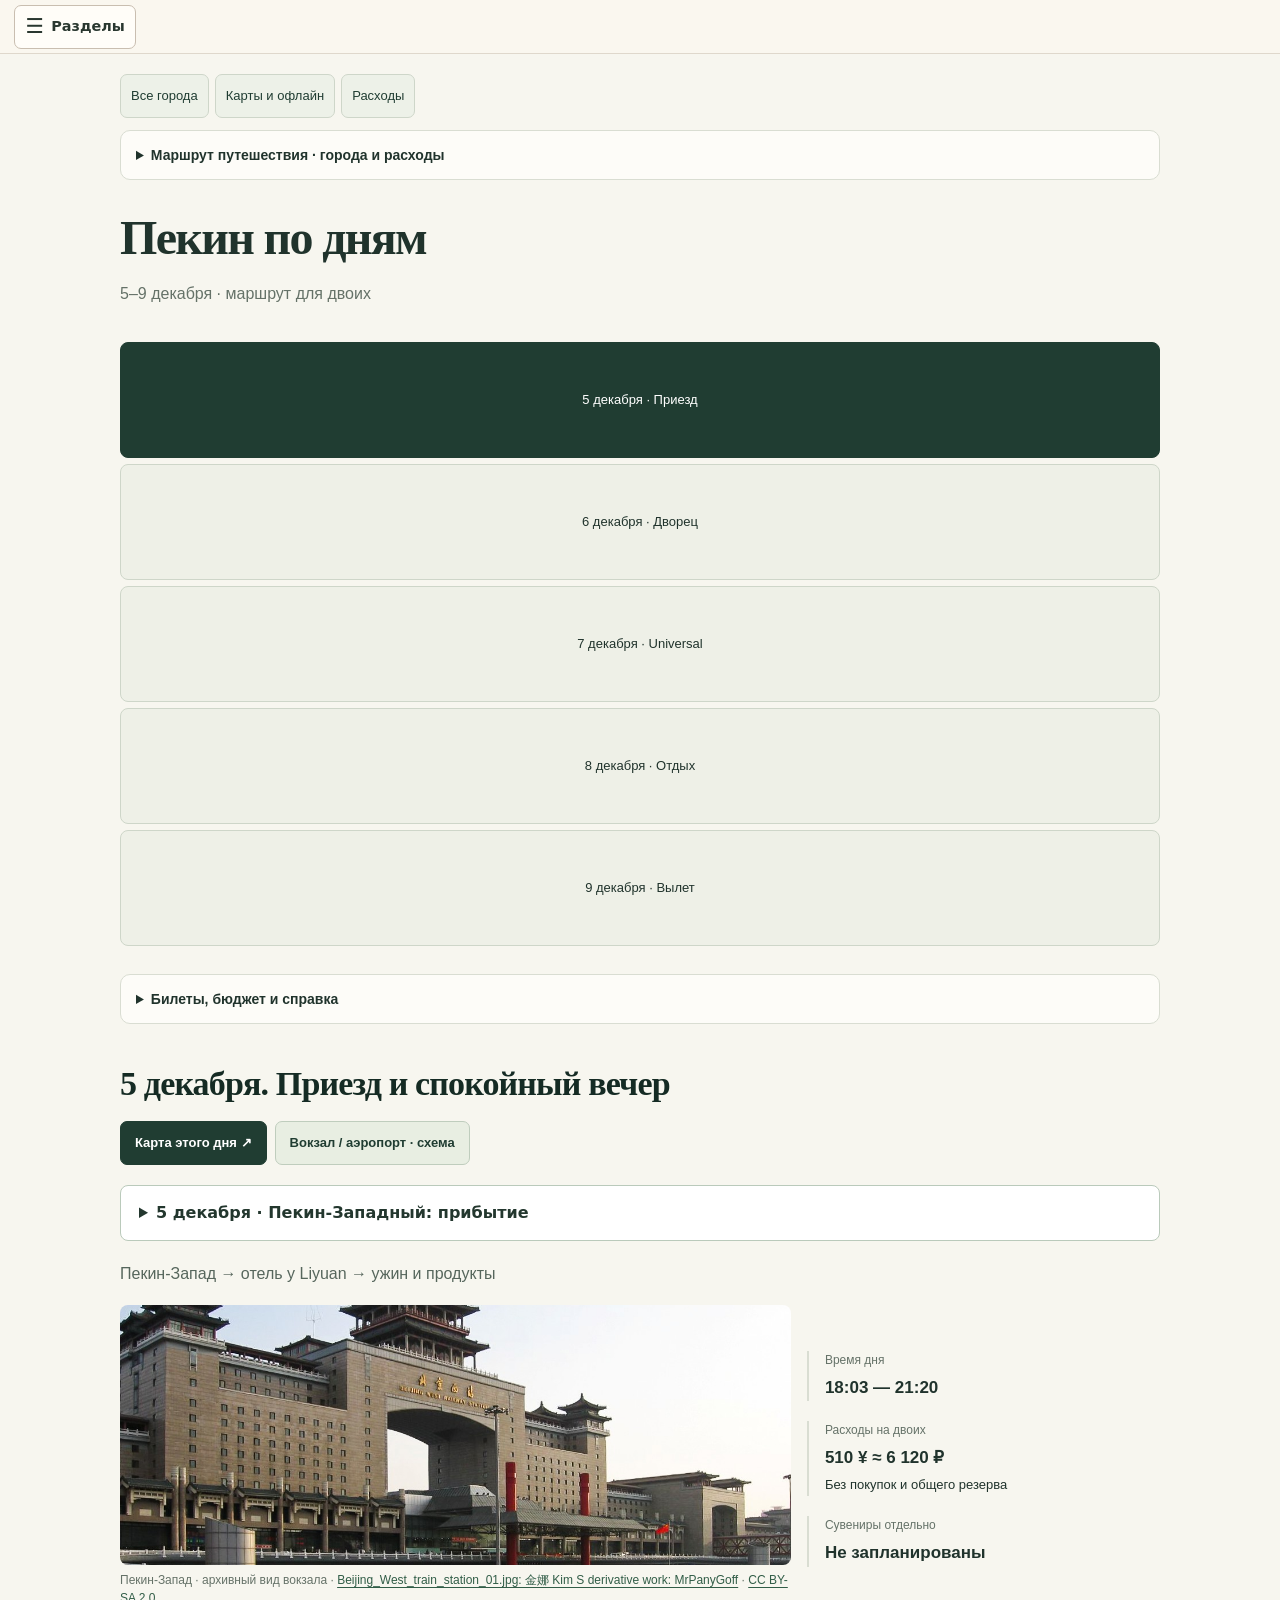
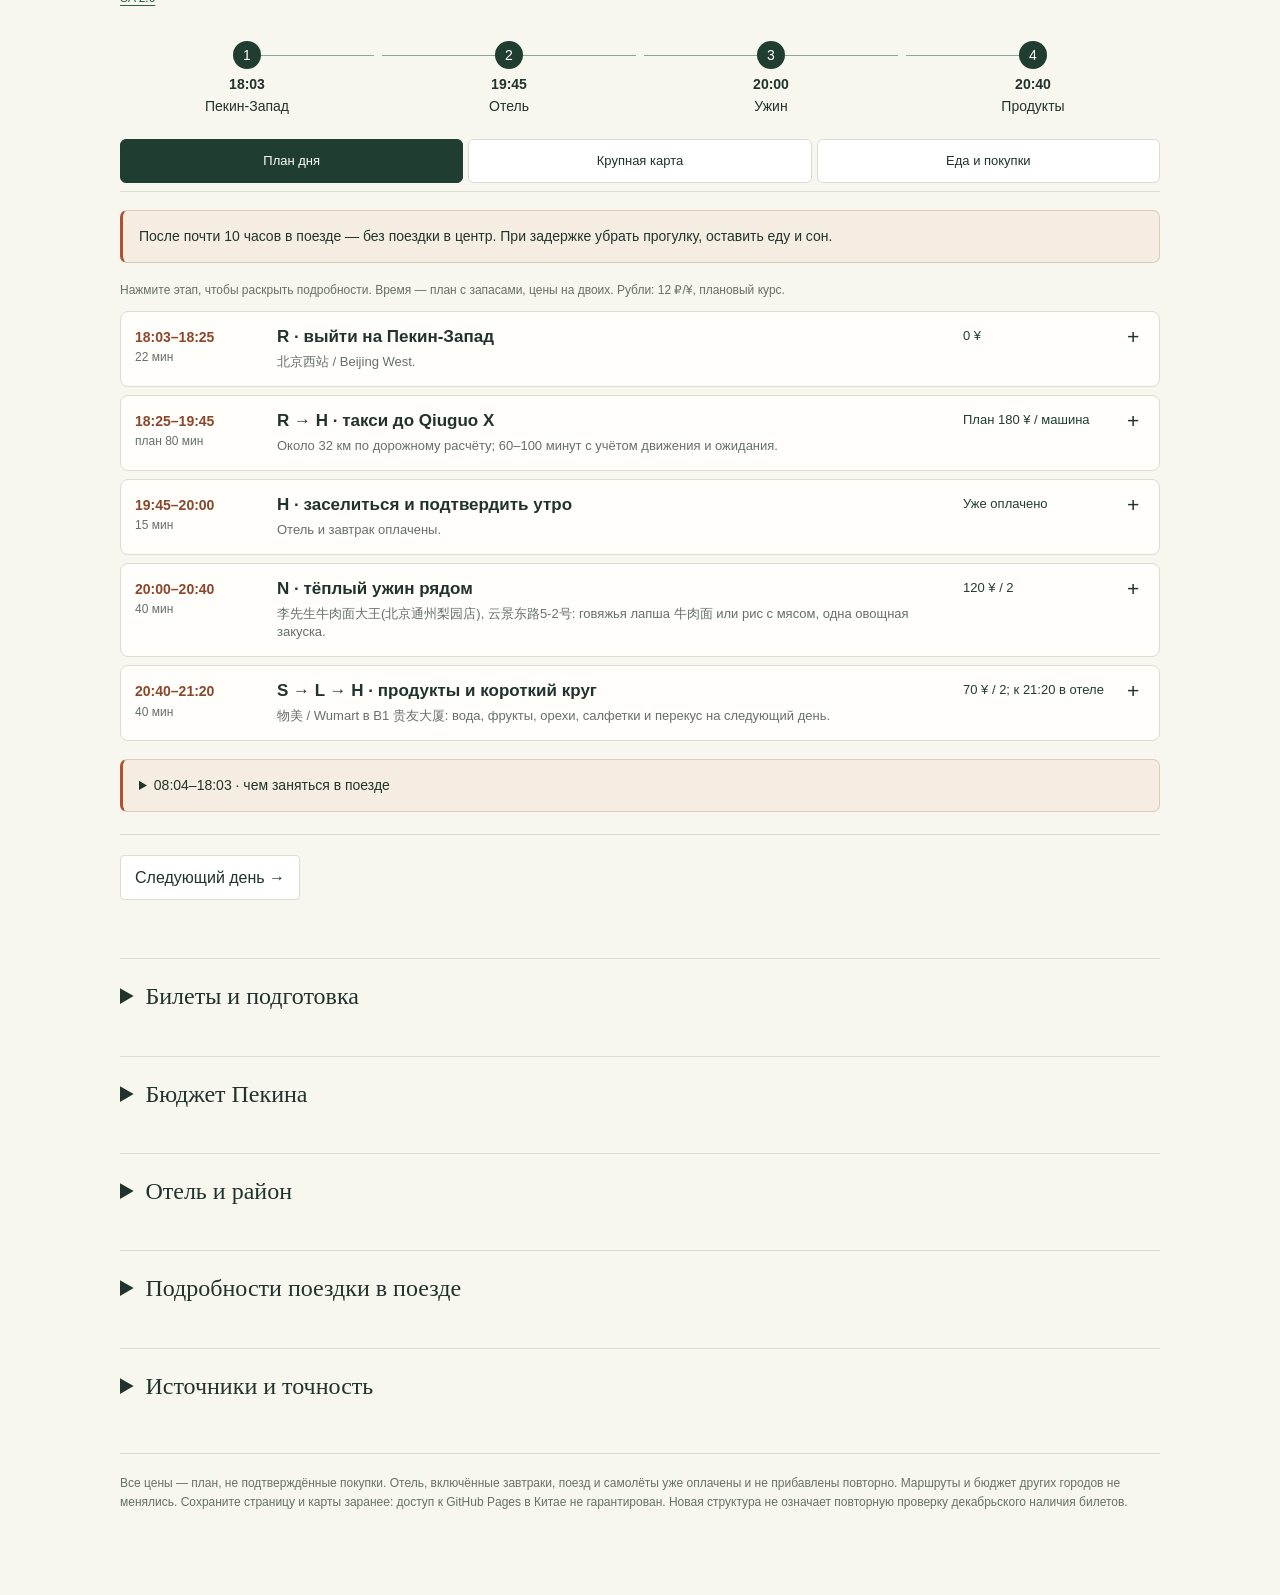
<file: beijing-2026/beijing-guide.html>
<!doctype html><html lang="ru"><head><link rel="icon" href="data:,"><meta charset="utf-8"><meta name="viewport" content="width=device-width,initial-scale=1"><title>Пекин по дням · 5–9 декабря 2026</title><style>:root{--ink:#26362e;--green:#244c3b;--line:#dce3df;--muted:#526359;--soft:#f3f6f4}
*{box-sizing:border-box}html{scroll-behavior:smooth}body{margin:0;background:#fff;color:var(--ink);font:16px/1.55 Arial,"Segoe UI",sans-serif}main{max-width:1440px;margin:auto;padding:22px 38px}a{color:var(--green);text-underline-offset:3px}button,select,input{font:inherit}button,select,summary,.day-label{cursor:pointer}button,a,summary,input,select{touch-action:manipulation}:focus-visible{outline:3px solid #ac783c;outline-offset:3px}[hidden]{display:none!important}
h1,h2,h3{font-family:Georgia,"Times New Roman",serif;line-height:1.14;color:#152b24}h1{font-size:38px;margin:0 0 4px}h2{font-size:32px;margin:0 0 8px}h3{font-size:23px;margin:0 0 10px}p{margin:0 0 14px}figure{margin:0}figcaption,.small{font-size:12px;line-height:1.45;color:var(--muted)}figcaption{padding:6px 0}img{display:block;max-width:100%}button{border:1px solid var(--line);background:#fff;color:var(--ink);border-radius:4px;padding:9px 14px}.site-heading{padding:16px 0 24px;border-bottom:1px solid var(--line);margin-bottom:24px}.site-heading p{margin:0;color:var(--muted)}
.travel-layout{display:grid;grid-template-columns:220px minmax(0,1fr);gap:28px;align-items:start}.day-switch{position:absolute;width:1px;height:1px;opacity:0;overflow:hidden}.day-nav{grid-column:1;grid-row:1;position:sticky;top:16px;padding-right:16px;border-right:1px solid var(--line)}.day-labels{display:flex;flex-direction:column;gap:5px}.day-label{padding:12px 10px;border-radius:4px;display:flex;justify-content:space-between;align-items:center;font-size:15px;gap:10px}.day-label svg{flex:0 0 14px}.day-label:hover{background:var(--soft)}.day-switch:focus-visible~.day-nav{outline:2px solid var(--green)}.support-nav{border-top:1px solid var(--line);margin-top:22px;padding-top:16px;display:grid;gap:16px;font-size:14px}.support-nav a{text-decoration:none}.day-panels{grid-column:2;grid-row:1;min-width:0}.day-panel{display:none}.day-subtitle{color:var(--muted);margin-bottom:18px}.day-hero{display:grid;grid-template-columns:minmax(0,1.9fr) minmax(170px,1fr);gap:26px;align-items:center}.day-hero img{width:100%;height:250px;object-fit:cover}.day-facts{display:grid;gap:20px;margin:0}.day-facts div{border-left:2px solid var(--line);padding-left:16px}.day-facts dt{font-size:12px;color:var(--muted);margin-bottom:4px}.day-facts dd{font-size:17px;font-weight:600;margin:0}.day-facts dd small{display:block;font-size:13px;font-weight:400;margin-top:4px}.route-strip{list-style:none;display:grid;grid-template-columns:repeat(4,1fr);padding:0;margin:28px 0 22px;gap:0}.route-strip li{position:relative;padding:0 10px;text-align:center;font-size:14px}.route-strip li:before{content:"";position:absolute;top:14px;left:0;right:0;border-top:1px solid #8aa798;z-index:0}.route-strip li:first-child:before{left:50%}.route-strip li:last-child:before{right:50%}.route-strip .num{position:relative;z-index:1;display:block;margin:0 auto 4px;background:var(--green);color:white;width:28px;height:28px;line-height:28px;border-radius:50%;font-size:14px}.route-strip b{display:block}.view-tabs{display:flex;gap:4px;border-bottom:1px solid var(--green);margin-bottom:14px}.view-tabs button{border-radius:5px 5px 0 0;font-size:14px;padding:10px 16px}.view-tabs button[aria-selected=true]{background:var(--green);border-color:var(--green);color:white}.day-view>h3{font-size:20px;margin:20px 0 12px}.timeline{margin:0}.stop{border-bottom:1px solid var(--line)}.stop summary{display:grid;grid-template-columns:128px minmax(0,1fr) 150px 18px;gap:14px;align-items:start;padding:18px 0;list-style:none}.stop summary::-webkit-details-marker{display:none}.stop summary:after{content:"+";font-size:21px;line-height:1}.stop[open] summary:after{content:"−"}.when{font-size:14px;font-weight:600;white-space:nowrap}.when small{font-weight:400;font-size:12px;display:block;color:var(--muted)}.stop-title{font-size:17px;font-weight:600;line-height:1.3}.stop-teaser{display:block;font-size:13px;color:var(--muted);font-weight:400;line-height:1.45;margin-top:5px}.stop-price{font-size:13px;color:var(--green)}.stop-body{font-size:15px;margin:0 0 18px 142px;max-width:690px}.stop-body p{margin:0}.day-alert{border-left:3px solid #b68540;padding:10px 14px;background:#fffaf1;font-size:14px;margin:18px 0}.day-note{font-size:13px;color:var(--muted);margin:12px 0}.map-controls{display:flex;justify-content:space-between;flex-wrap:wrap;gap:12px;align-items:center;margin-bottom:12px}.map-controls label{font-size:14px}.map-select{padding:9px;border:1px solid var(--line);background:white;color:var(--ink);max-width:100%;width:100%;margin-top:5px}.map-toolbar{display:flex;align-items:center;gap:6px;flex-wrap:wrap;padding:10px 0}.map-toolbar button{min-width:44px}.map-toolbar a{margin-left:auto;font-size:14px}.map-viewport{height:510px;overflow:auto;border:1px solid var(--line);background:var(--soft);overscroll-behavior:contain}.map-viewport img{max-width:none;width:100%;height:auto}.map-legend{list-style:none;display:grid;grid-template-columns:repeat(2,minmax(0,1fr));gap:10px 20px;margin:16px 0;padding:0;font-size:14px}.map-legend li{display:flex;gap:9px;align-items:start}.map-legend b{border:2px solid var(--green);border-radius:50%;flex:0 0 32px;text-align:center;line-height:28px}.map-legend small{display:block;color:var(--muted);font-size:12px}.route-caption{font-size:14px;margin-top:12px}.photo-gallery{display:grid;grid-template-columns:repeat(2,minmax(0,1fr));gap:20px;margin:20px 0}.photo-gallery img{height:220px;width:100%;object-fit:cover}.food-block{border-bottom:1px solid var(--line);padding:18px 0}.food-block h3{font-size:23px}.food-block p{font-size:15px}.day-pagination{display:flex;justify-content:space-between;gap:12px;border-top:1px solid var(--line);padding:20px 0;margin-top:22px}.reference{margin:22px 0 0;border-top:1px solid var(--line);padding:18px 0}.reference>summary{font-family:Georgia,serif;font-size:24px}.reference>div{padding-top:20px}.reference h2{display:none}.reference .cards{display:grid;grid-template-columns:repeat(2,minmax(0,1fr));gap:24px}.reference .card{border:0;padding:0;background:none}.notice{border-left:3px solid var(--green);background:var(--soft);padding:15px;margin:18px 0}.cn{font-family:Arial,"Microsoft YaHei",sans-serif;overflow-wrap:anywhere}.table-wrap{overflow:auto}table{border-collapse:collapse;width:100%;min-width:540px;font-size:14px}th,td{padding:12px;text-align:left;border-bottom:1px solid var(--line);vertical-align:top}.controls{display:flex;flex-wrap:wrap;gap:15px;margin:20px 0}.controls label{max-width:100%}.controls input[type=number]{padding:8px;max-width:130px;border:1px solid var(--line)}#result{display:block;font-size:28px;margin:20px 0}.source-list{font-size:14px;overflow-wrap:anywhere}.source-list li{margin:12px 0}.page-footer{font-size:12px;color:var(--muted);padding:26px 0;margin-top:24px;border-top:1px solid var(--line)}
@media(max-width:1050px){main{padding:18px 22px}.travel-layout{grid-template-columns:180px minmax(0,1fr);gap:22px}.day-nav{padding-right:12px}.day-label{font-size:14px}.day-hero{grid-template-columns:minmax(0,1fr)}.day-hero img{height:230px}.day-facts{grid-template-columns:repeat(3,minmax(0,1fr));gap:12px}.day-facts dd{font-size:14px}.stop summary{grid-template-columns:110px minmax(0,1fr) 18px}.stop-price{grid-column:2}.stop summary:after{grid-column:3;grid-row:1}.stop-body{margin-left:124px}}
@media(max-width:700px){main{padding:12px 16px}h1{font-size:29px}h2{font-size:25px}.site-heading{margin-bottom:16px;padding:12px 0 16px}.site-heading p{font-size:14px}.travel-layout{display:block}.day-nav{position:static;border:0;padding:0;margin-bottom:22px}.day-labels{flex-direction:row;overflow-x:auto;gap:7px;padding:3px 0 9px}.day-label{display:block;white-space:nowrap;border:1px solid var(--line);padding:10px 12px;flex:0 0 auto}.day-label svg{display:none}.support-nav{display:flex;overflow:auto;white-space:nowrap;gap:16px;margin-top:5px;padding-top:12px;font-size:12px}.day-hero{gap:14px}.day-hero img{height:200px}.day-facts{gap:8px}.day-facts div{padding-left:8px}.day-facts dt{font-size:11px}.day-facts dd{font-size:13px}.day-facts dd small{font-size:11px}.day-subtitle{font-size:14px}.route-strip{margin:20px 0;font-size:12px}.route-strip li{font-size:11px;padding:0 4px}.view-tabs{gap:3px}.view-tabs button{flex:1;padding:10px 5px;font-size:12px}.stop summary{grid-template-columns:minmax(0,1fr) 18px;gap:7px;padding:15px 0}.when{grid-column:1;font-size:12px}.when small{display:inline;margin-left:8px}.stop-title{grid-column:1;font-size:16px}.stop-price{grid-column:1}.stop summary:after{grid-column:2}.stop-body{margin:0 0 18px;font-size:14px}.map-viewport{height:390px}.map-legend{grid-template-columns:1fr}.map-toolbar a{font-size:12px}.map-toolbar button{padding:8px 11px}.photo-gallery{grid-template-columns:1fr}.photo-gallery img{height:220px}.reference .cards{grid-template-columns:1fr}.day-pagination button{font-size:13px}.page-footer{font-size:11px}.reference>summary{font-size:22px}}
figcaption{overflow-wrap:anywhere}.map-controls label{max-width:100%;min-width:0;flex:1}.day-facts>div{min-width:0}.day-facts dd{overflow-wrap:anywhere}.map-select{min-width:0}.view-tabs{scroll-margin-top:15px}
main>nav[aria-label="Города путешествия"]{float:right;margin:0!important;padding:0!important;gap:8px!important}main>nav[aria-label="Города путешествия"] a{font-size:13px!important;padding:8px 10px!important;border:0!important;border-radius:0!important}main>nav[aria-label="Города путешествия"] a[href*="beijing-"]{border-bottom:2px solid var(--green)!important}.site-heading{padding-top:0}
@media(max-width:1050px){main>nav[aria-label="Города путешествия"]{float:none;flex-wrap:nowrap!important;overflow-x:auto;margin-bottom:16px!important}main>nav[aria-label="Города путешествия"] a{white-space:nowrap}.site-heading{padding-top:0}}
@media(max-width:700px){.day-nav{position:sticky;top:0;z-index:10;background:white;padding:4px 0 10px}.view-tabs{scroll-margin-top:115px}}
@media(prefers-reduced-motion:reduce){html{scroll-behavior:auto}}@media print{.day-panel,.day-view,.route-map{display:block!important}.travel-layout{display:block}.day-nav,.view-tabs,.map-toolbar,.map-controls,.day-pagination{display:none}.map-viewport{height:auto;overflow:visible}.map-viewport img{width:100%!important}.stop,.day-hero{break-inside:avoid}.reference{display:block}}
#day1:checked~.day-panels .panel-1{display:block}#day1:checked~.day-nav label[for=day1]{background:var(--green);color:white;border-color:var(--green)}#day2:checked~.day-panels .panel-2{display:block}#day2:checked~.day-nav label[for=day2]{background:var(--green);color:white;border-color:var(--green)}#day3:checked~.day-panels .panel-3{display:block}#day3:checked~.day-nav label[for=day3]{background:var(--green);color:white;border-color:var(--green)}#day4:checked~.day-panels .panel-4{display:block}#day4:checked~.day-nav label[for=day4]{background:var(--green);color:white;border-color:var(--green)}#day5:checked~.day-panels .panel-5{display:block}#day5:checked~.day-nav label[for=day5]{background:var(--green);color:white;border-color:var(--green)}</style><link rel="stylesheet" href="../assets/transport-2026/trip-transport.css?v=20261120-2"><script src="../assets/transport-2026/trip-transport.js" defer></script><!-- floorplans-v2:start --><style>.trip-transport .trip-floorplan .trip-image{max-width:820px;box-sizing:border-box}.trip-transport .trip-floorplan .trip-image img{aspect-ratio:auto;height:auto}.trip-floorplan h3{margin:.9rem 0 .4rem;font-size:1.13rem}.trip-floorplan figcaption a{overflow-wrap:anywhere}</style><!-- floorplans-v2:end --><!-- trip-ui-v3:start --><link rel="stylesheet" href="../assets/trip-ui/city.css?v=3"><!-- trip-ui-v3:end --><link rel="stylesheet" href="../assets/trip-ui/section-menu.css">
<script defer src="../assets/trip-ui/section-menu.js"></script>
</head><body class="city-guide trip-v3-city" data-city="beijing">
<div class="trip-section-bar" hidden><button type="button" class="trip-section-toggle" aria-haspopup="dialog" aria-controls="trip-sections-dialog" aria-expanded="false"><span aria-hidden="true">&#9776;</span><span>Разделы</span></button></div>
<dialog class="trip-section-dialog" id="trip-sections-dialog" aria-labelledby="trip-sections-title">
  <div class="trip-section-drawer">
    <div class="trip-section-drawer-title"><h2 id="trip-sections-title">Разделы страницы</h2><button class="trip-section-close" type="button" aria-label="Закрыть меню" autofocus>&times;</button></div>
    <nav aria-labelledby="trip-sections-title"><ul class="trip-section-list">
      <li><a href="#days">Маршрут по дням</a></li>
      <li><a href="?day=1#beijing-west-arrival">Прибытие на вокзал</a></li>
      <li><a href="#hotel">Где остановиться</a></li>
      <li><a href="#train">Поезда и билеты</a></li>
      <li><a href="?day=5#pek-t2-departure">Вылет из Пекина</a></li>
      <li><a href="?day=5#tfu-transit">Пересадка в Тяньфу</a></li>
      <li><a href="?day=5#led-arrival">Прилёт в Пулково</a></li>
      <li><a href="#budget">Бюджет</a></li>
    </ul></nav>
  </div>
</dialog><main><nav aria-label="Города путешествия" style="display:flex;gap:10px;flex-wrap:wrap;margin:0 0 24px"><a href="../chengdu-2026/chengdu-guide.html" style="padding:10px 14px;border:1px solid #94aa99;border-radius:6px;text-decoration:none;background:white">Чэнду</a><a href="../zhangjiajie-2026/zhangjiajie-guide.html" style="padding:10px 14px;border:1px solid #94aa99;border-radius:6px;text-decoration:none;background:white">Чжанцзяцзе</a><a href="../furong-2026/furong-guide.html" style="padding:10px 14px;border:1px solid #94aa99;border-radius:6px;text-decoration:none;background:white">Фуронг</a><a href="../beijing-2026/beijing-guide.html" style="padding:10px 14px;border:1px solid #94aa99;border-radius:6px;text-decoration:none;background:white">Пекин</a><a href="../expenses-2026/expenses-guide.html" style="padding:10px 14px;border:1px solid #94aa99;border-radius:6px;text-decoration:none;background:white">Общие расходы</a><a href="../index.html#offline-maps">Схемы и офлайн</a></nav><header class="site-heading"><h1>Пекин по дням</h1><p>5–9 декабря · маршрут для двоих</p></header><div class="travel-layout" id="days"><input class="day-switch" type="radio" id="day1" name="day" value="1" checked><input class="day-switch" type="radio" id="day2" name="day" value="2" ><input class="day-switch" type="radio" id="day3" name="day" value="3" ><input class="day-switch" type="radio" id="day4" name="day" value="4" ><input class="day-switch" type="radio" id="day5" name="day" value="5" ><aside class="day-nav"><nav class="day-labels" aria-label="День путешествия"><label class="day-label" role="button" tabindex="0" for="day1"><span>5 декабря · Приезд</span><svg width="14" height="14" viewBox="0 0 16 16" aria-hidden="true"><path d="m6 3 5 5-5 5" fill="none" stroke="currentColor" stroke-width="1.5"/></svg></label><label class="day-label" role="button" tabindex="0" for="day2"><span>6 декабря · Дворец</span><svg width="14" height="14" viewBox="0 0 16 16" aria-hidden="true"><path d="m6 3 5 5-5 5" fill="none" stroke="currentColor" stroke-width="1.5"/></svg></label><label class="day-label" role="button" tabindex="0" for="day3"><span>7 декабря · Universal</span><svg width="14" height="14" viewBox="0 0 16 16" aria-hidden="true"><path d="m6 3 5 5-5 5" fill="none" stroke="currentColor" stroke-width="1.5"/></svg></label><label class="day-label" role="button" tabindex="0" for="day4"><span>8 декабря · Отдых</span><svg width="14" height="14" viewBox="0 0 16 16" aria-hidden="true"><path d="m6 3 5 5-5 5" fill="none" stroke="currentColor" stroke-width="1.5"/></svg></label><label class="day-label" role="button" tabindex="0" for="day5"><span>9 декабря · Вылет</span><svg width="14" height="14" viewBox="0 0 16 16" aria-hidden="true"><path d="m6 3 5 5-5 5" fill="none" stroke="currentColor" stroke-width="1.5"/></svg></label></nav><nav class="support-nav" aria-label="Справка"><a href="#booking">Билеты и подготовка</a><a href="#budget">Бюджет</a><a href="#hotel">Отель</a><a href="#sources">Источники</a></nav></aside><div class="day-panels"><article class="day-panel panel-1" aria-labelledby="title-1"><h2 id="title-1">5 декабря. Приезд и спокойный вечер</h2>
<details id="beijing-west-arrival" class="trip-transport"><summary>5 декабря · Пекин-Западный: прибытие</summary><div class="trip-transport-body"><!-- floorplans-v2:start --><div class="trip-floorplan"><h3>План здания сверху</h3><figure class="trip-map"><a class="trip-image" href="../assets/floorplans-2026/04-beijing-west-traced.png"><img src="../assets/floorplans-2026/04-beijing-west-traced.png" width="1000" height="1580" alt="Верхние планы подземных уровней Пекин-Западный и направления выхода к городскому транспорту." loading="lazy" decoding="async"></a><figcaption><strong>Пекин-Западный · подземные уровни</strong>. Номер выхода зависит от платформы, а точку посадки в такси покажет приложение.<br><a href="../assets/floorplans-2026/04-beijing-west-traced.png">Открыть план крупно</a> · <a href="../assets/floorplans-2026/04-beijing-west-traced.png" download>Сохранить PNG</a> · <a href="../assets/floorplans-2026/04-beijing-west-traced.svg">Масштабируемый SVG</a> · <a href="https://zdzqgw.beijing.gov.cn/zqfw/bjxzdq/bjxzzqyd/202009/t20200911_2058801.html" rel="noopener noreferrer">Справочник вокзала</a> · <a href="https://english.beijing.gov.cn/livinginbeijing/transportation/railway/202609/t20260924_4879530.html" rel="noopener noreferrer">Внутренняя навигация и AR</a></figcaption></figure></div><p class="trip-note"><strong>Официальная карта вокзала:</strong> в WeChat найдите мини-программу <b>到站北京</b>, выберите <b>北京西站</b>. До поездки можно посмотреть маршрут на плане, на месте — включить AR-навигацию к нужному выходу, метро или зоне такси. Требуется интернет. <a href="https://www.beijing.gov.cn/fuwu/bmfw/sy/jrts/202609/t20260920_4871794.html" rel="noopener noreferrer">Инструкция правительства Пекина</a>.</p><p class="trip-note"><strong>Ниже:</strong> прежняя памятка по шагам. Это не план здания.</p><!-- floorplans-v2:end --><p>Выход с Beijing West к метро или согласованной зоне посадки в такси.</p><figure class="trip-map"><a class="trip-image" href="../assets/transport-2026/08-beijing-west-arrival.png" target="_blank" rel="noopener"><img src="../assets/transport-2026/08-beijing-west-arrival.png" width="1170" height="2070" loading="lazy" decoding="async" alt="5 декабря · Пекин-Западный: прибытие: Выход с Beijing West к метро или согласованной зоне посадки в такси."></a><figcaption>5 декабря · Пекин-Западный: прибытие. Нажмите на изображение, чтобы открыть полный размер.</figcaption><div class="trip-actions"><a href="../assets/transport-2026/08-beijing-west-arrival.png" target="_blank" rel="noopener">Открыть PNG полностью</a><a href="../assets/transport-2026/08-beijing-west-arrival.png" download>Скачать PNG</a></div></figure><p class="trip-note">Это схемы порядка действий с иллюстрациями, а не точные планы зданий. Номера выходов, платформы, терминалы и время сверяйте с выписанным билетом, табло и сотрудниками. Указанное на картинках расписание — план, а не подтверждение рейса или поезда.</p></div></details>
<p class="day-subtitle">Пекин-Запад → отель у Liyuan → ужин и продукты</p><div class="day-hero"><figure class="travel-photo"><img src="../assets/trip-media/cf2a4aa52796ec8207b00ea2.jpg" alt="Пекин-Запад · архивный вид вокзала" decoding="async" loading="lazy"><figcaption>Пекин-Запад · архивный вид вокзала · <a href="https://commons.wikimedia.org/wiki/File:Beijing_West_train_station_01_edit.jpg" target="_blank" rel="noopener">Beijing_West_train_station_01.jpg: 金娜 Kim S
derivative work: MrPanyGoff</a> · <a href="https://creativecommons.org/licenses/by-sa/2.0" target="_blank" rel="noopener">CC BY-SA 2.0</a></figcaption></figure><dl class="day-facts"><div><dt>Время дня</dt><dd>18:03 — 21:20</dd></div><div><dt>Расходы на двоих</dt><dd>510 ¥ ≈ 6 120 ₽<small>Без покупок и общего резерва</small></dd></div><div><dt>Сувениры отдельно</dt><dd>Не запланированы</dd></div></dl></div><ol class="route-strip"><li><span class="num">1</span><b>18:03</b>Пекин-Запад</li><li><span class="num">2</span><b>19:45</b>Отель</li><li><span class="num">3</span><b>20:00</b>Ужин</li><li><span class="num">4</span><b>20:40</b>Продукты</li></ol><div class="view-tabs" role="tablist" aria-label="Раздел дня"><button type="button" role="tab" id="tab-1-plan" aria-controls="view-1-plan" data-view="plan" aria-selected="true">План дня</button><button type="button" role="tab" id="tab-1-maps" aria-controls="view-1-maps" data-view="maps" aria-selected="false">Крупная карта</button><button type="button" role="tab" id="tab-1-food" aria-controls="view-1-food" data-view="food" aria-selected="false">Еда и покупки</button></div><div class="day-view" role="tabpanel" id="view-1-plan" aria-labelledby="tab-1-plan" data-section="plan"><p class="day-alert">После почти 10 часов в поезде — без поездки в центр. При задержке убрать прогулку, оставить еду и сон.</p><p class="day-note">Нажмите этап, чтобы раскрыть подробности. Время — план с запасами, цены на двоих. Рубли: 12 ₽/¥, плановый курс.</p><div class="timeline"><details class="stop" id="stop-1-0"><summary><span class="when">18:03–18:25<small>22 мин</small></span><span class="stop-title">R · выйти на Пекин-Запад<span class="stop-teaser">北京西站 / Beijing West.</span></span><span class="stop-price">0 ¥</span></summary><div class="stop-body"><p>北京西站 / Beijing West. Время 18:03 совпадает с найденным текущим расписанием, но билет на 5 декабря имеет приоритет. Следовать знакам Taxi / 出租车 или точке посадки DiDi, не соглашаться на предложения зазывал.</p></div></details><details class="stop" id="stop-1-1"><summary><span class="when">18:25–19:45<small>план 80 мин</small></span><span class="stop-title">R → H · такси до Qiuguo X<span class="stop-teaser">Около 32 км по дорожному расчёту; 60–100 минут с учётом движения и ожидания.</span></span><span class="stop-price">План 180 ¥ / машина</span></summary><div class="stop-body"><p>Около 32 км по дорожному расчёту; 60–100 минут с учётом движения и ожидания. После почти десяти часов в поезде выбираю машину. Показать полное название отеля, а не только слово Qiuguo: похожих филиалов много.</p></div></details><details class="stop" id="stop-1-2"><summary><span class="when">19:45–20:00<small>15 мин</small></span><span class="stop-title">H · заселиться и подтвердить утро<span class="stop-teaser">Отель и завтрак оплачены.</span></span><span class="stop-price">Уже оплачено</span></summary><div class="stop-body"><p>Отель и завтрак оплачены. Узнать часы завтрака, выход к метро и режим супермаркета B1. Попросить помочь с билетами/карточками мест, не отдавая никому пароль от аккаунта.</p></div></details><details class="stop" id="stop-1-3"><summary><span class="when">20:00–20:40<small>40 мин</small></span><span class="stop-title">N · тёплый ужин рядом<span class="stop-teaser">李先生牛肉面大王(北京通州梨园店), 云景东路5-2号: говяжья лапша 牛肉面 или рис с мясом, одна овощная закуска.</span></span><span class="stop-price">120 ¥ / 2</span></summary><div class="stop-body"><p>李先生牛肉面大王(北京通州梨园店), 云景东路5-2号: говяжья лапша 牛肉面 или рис с мясом, одна овощная закуска. От комплекса ориентировочно 5–10 минут пешком; точную дверь проверить по вывеске. Если филиал закрыт — открытая лапшичная на той же улице; запасной знакомый вариант KFC в Guiyou.</p></div></details><details class="stop" id="stop-1-4"><summary><span class="when">20:40–21:20<small>40 мин</small></span><span class="stop-title">S → L → H · продукты и короткий круг<span class="stop-teaser">物美 / Wumart в B1 贵友大厦: вода, фрукты, орехи, салфетки и перекус на следующий день.</span></span><span class="stop-price">70 ¥ / 2; к 21:20 в отеле</span></summary><div class="stop-body"><p>物美 / Wumart в B1 贵友大厦: вода, фрукты, орехи, салфетки и перекус на следующий день. Потом пройтись до входа метро Liyuan, запомнить путь назад. Всего около 0,5–1 км, без выезда к каналу. Если поезд задержится — сначала магазин, затем ужин, прогулку убрать.</p></div></details></div><details class="day-alert"><summary>08:04–18:03 · чем заняться в поезде</summary><div class="timeline"><details class="stop" id="stop-1-train-0"><summary><span class="when">08:04–09:15<small>~1 ч 10 мин</small></span><span class="stop-title">У окна: холмы западной Хунани<span class="stop-teaser">Фуронг → Jishou East → Fenghuang Gucheng → Huaihua South.</span></span><span class="stop-price">Поезд оплачен</span></summary><div class="stop-body"><p>Фуронг → Jishou East → Fenghuang Gucheng → Huaihua South. Чередуются холмы, деревни, виадуки и туннели. Старые города находятся не у платформ: вид на Фэнхуан из вагона не обещаю. Завтрак, купленный в Фуронге, уже учтён там.</p></div></details><details class="stop" id="stop-1-train-1"><summary><span class="when">09:15–12:00<small>~2 ч 45 мин</small></span><span class="stop-title">К Чанше: отдых и фотографии<span class="stop-teaser">После Хуайхуа пейзаж постепенно становится более открытым.</span></span><span class="stop-price">Без доплаты</span></summary><div class="stop-body"><p>После Хуайхуа пейзаж постепенно становится более открытым. Выбрать фотографии прошедших дней, скачать карты и очередную серию/фильм заранее. В поезде номер может отображаться как G3650 — это не само по себе требование пересадки.</p></div></details><details class="stop" id="stop-1-train-2"><summary><span class="when">12:00–14:00<small>~2 часа</small></span><span class="stop-title">Обед, Ухань и движение на север<span class="stop-teaser">Около полудня — район Уханя по текущему расписанию.</span></span><span class="stop-price">140 ¥ / 2: обед + доп. перекусы</span></summary><div class="stop-body"><p>Около полудня — район Уханя по текущему расписанию. После станции путь пересекает Янцзы; поймать реку можно с обеих сторон, но здания могут закрываться конструкциями моста. Обед — вагонное питание по фактическому меню или заранее упакованная еда. Не выходить на коротких остановках.</p></div></details><details class="stop" id="stop-1-train-3"><summary><span class="when">14:00–18:03<small>~4 часа</small></span><span class="stop-title">Равнины, Чжэнчжоу, Шицзячжуан<span class="stop-teaser">Во второй половине — поля и города; к концу пути уже темно.</span></span><span class="stop-price">Поезд оплачен</span></summary><div class="stop-body"><p>Во второй половине — поля и города; к концу пути уже темно. Фильм, сон, сортировка фото, карточная игра без шума. Раз в час ненадолго пройтись, когда безопасно. За 30 минут до прибытия: туалет, вещи, интернет и адрес отеля.</p></div></details></div></details></div><div class="day-view" role="tabpanel" id="view-1-maps" aria-labelledby="tab-1-maps" data-section="maps"><div class="map-controls"><label>Участок маршрута<select class="map-select"><option value="local">Вечер у отеля · крупно</option><option value="arrival">Пекин-Запад → отель</option></select></label></div><figure class="route-map" data-map="local"><h3>Вечер у отеля · крупно</h3><div class="map-toolbar"><button type="button" data-zoom="out" aria-label="Уменьшить карту">−</button><button type="button" data-zoom="in" aria-label="Увеличить карту">+</button><button type="button" data-zoom="fit">Целиком</button><a href="map-local.png" target="_blank" rel="noopener">Открыть оригинал ↗</a></div><div class="map-viewport" tabindex="0" aria-label="Карта: можно прокручивать в стороны и по вертикали"><img class="map" src="../assets/trip-media/6a07e841e01d8341bf8b1fff.jpg" alt="Вечер у отеля · крупно" decoding="async" loading="lazy"></div><figcaption>Карту можно прокручивать; + приближает местность. © OpenStreetMap contributors. Зелёный — пешком, синий — такси, красный — метро. Пунктир — схема связи, не точная навигация.</figcaption><p class="route-caption">H и S — один торговый комплекс: отель и супермаркет B1. N — примерный квартал адреса кафе, не точная дверь. По тротуарам 0,5–1 км; при задержке прогулку убрать.</p><ul class="map-legend"><li><b>H</b><span>Отель Qiuguo X<small>秋果X酒店</small></span></li><li><b>S</b><span>Продукты Wumart, B1<small>物美 · 贵友大厦 B1</small></span></li><li><b>N</b><span>Лапша Li Xiansheng<small>李先生牛肉面 · 云景东路5-2号</small></span></li><li><b>L</b><span>Метро Liyuan<small>梨园</small></span></li></ul></figure><figure class="route-map" data-map="arrival"><h3>Пекин-Запад → отель</h3><div class="map-toolbar"><button type="button" data-zoom="out" aria-label="Уменьшить карту">−</button><button type="button" data-zoom="in" aria-label="Увеличить карту">+</button><button type="button" data-zoom="fit">Целиком</button><a href="map-arrival.png" target="_blank" rel="noopener">Открыть оригинал ↗</a></div><div class="map-viewport" tabindex="0" aria-label="Карта: можно прокручивать в стороны и по вертикали"><img class="map" src="../assets/trip-media/47fd83d58dafe1e94f81878a.jpg" alt="Пекин-Запад → отель" decoding="async" loading="lazy"></div><figcaption>Карту можно прокручивать; + приближает местность. © OpenStreetMap contributors. Зелёный — пешком, синий — такси, красный — метро. Пунктир — схема связи, не точная навигация.</figcaption><p class="route-caption">Такси 60–100 минут с учётом дорожной ситуации. Альтернатива: метро 9 → Military Museum → 1/Батун → Liyuan, 85–105 минут, лимит 16 ¥ / 2.</p><ul class="map-legend"><li><b>R</b><span>Вокзал Пекин-Запад<small>北京西站</small></span></li><li><b>H</b><span>Отель Qiuguo X<small>秋果X酒店</small></span></li></ul></figure></div><div class="day-view" role="tabpanel" id="view-1-food" aria-labelledby="tab-1-food" data-section="food"><article class="food-block"><h3>Ужин и продукты в одном квартале</h3><p><strong>20:00 · 李先生牛肉面</strong>, 云景东路5-2号: лапша с говядиной или рис и овощная закуска. План 120 ¥ на двоих; точный вход проверить по вывеске.</p><p><strong>20:40 · 物美 / Wumart</strong>, B1 贵友大厦: вода, фрукты, орехи и салфетки. План 70 ¥. Проверить часы у ресепшена; при задержке сначала магазин.</p></article><p class="day-note">Архивные фотографии помогают представить места и блюда, но не подтверждают декабрьский вид, меню или ассортимент.</p></div><nav class="day-pagination" aria-label="Другой день"><button type="button" data-next-day="2">Следующий день →</button></nav></article><article class="day-panel panel-2" aria-labelledby="title-2"><h2 id="title-2">6 декабря. Императорский Пекин</h2><p class="day-subtitle">Запретный город → Цзиншань → аниме → пельмени</p><div class="day-hero"><figure class="travel-photo"><img src="../assets/trip-media/385e9cc7f8f746563c5d53bb.jpg" alt="Запретный город с Цзиншаня · архивное фото" decoding="async" loading="lazy"><figcaption>Запретный город с Цзиншаня · архивное фото · <a href="https://commons.wikimedia.org/wiki/File:Forbidden_City_Panorama_2.jpg" target="_blank" rel="noopener">Tojan76</a> · <a href="https://creativecommons.org/licenses/by-sa/3.0" target="_blank" rel="noopener">CC BY-SA 3.0</a></figcaption></figure><dl class="day-facts"><div><dt>Время дня</dt><dd>07:15 — 21:15</dd></div><div><dt>Расходы на двоих</dt><dd>542 ¥ ≈ 6 504 ₽<small>Без покупок и общего резерва</small></dd></div><div><dt>Сувениры отдельно</dt><dd>до 350 ¥ ≈ 4 200 ₽</dd></div></dl></div><ol class="route-strip"><li><span class="num">1</span><b>10:00</b>Дворец</li><li><span class="num">2</span><b>14:00</b>Цзиншань</li><li><span class="num">3</span><b>15:30</b>Wangfujing</li><li><span class="num">4</span><b>18:15</b>Пельмени</li></ol><div class="view-tabs" role="tablist" aria-label="Раздел дня"><button type="button" role="tab" id="tab-2-plan" aria-controls="view-2-plan" data-view="plan" aria-selected="true">План дня</button><button type="button" role="tab" id="tab-2-maps" aria-controls="view-2-maps" data-view="maps" aria-selected="false">Крупная карта</button><button type="button" role="tab" id="tab-2-food" aria-controls="view-2-food" data-view="food" aria-selected="false">Еда и покупки</button></div><div class="day-view" role="tabpanel" id="view-2-plan" aria-labelledby="tab-2-plan" data-section="plan"><p class="day-alert">Билет во дворец на 6 декабря: продажа с 29 ноября, 20:00 по Пекину. Нужны паспорта. Вход с юга, выход на севере.</p><p class="day-note">Нажмите этап, чтобы раскрыть подробности. Время — план с запасами, цены на двоих. Рубли: 12 ₽/¥, плановый курс.</p><div class="timeline"><details class="stop" id="stop-2-0"><summary><span class="when">07:15–08:10<small>55 мин</small></span><span class="stop-title">H · подъём, завтрак, паспорта<span class="stop-teaser">Один ранний день ради дворца.</span></span><span class="stop-price">Завтрак включён</span></summary><div class="stop-body"><p>Один ранний день ради дворца. Завтрак в отеле; взять оригиналы загранпаспортов, подтверждение билета на утренний сеанс, воду, небольшой перекус, шапки и перчатки. Часы завтрака проверить при заселении.</p></div></details><details class="stop" id="stop-2-1"><summary><span class="when">08:10–10:00<small>1 ч 50 мин</small></span><span class="stop-title">H → W · метро и подход к Южным воротам<span class="stop-teaser">Liyuan 梨园 → Wangfujing 王府井 по линии 1/Батун без пересадки; затем пешком через 东华门大街 к Donghuamen и вдоль наружной восточной стены к 午门.</span></span><span class="stop-price">Метро: часть дневных 28 ¥ / 2</span></summary><div class="stop-body"><p>Liyuan 梨园 → Wangfujing 王府井 по линии 1/Батун без пересадки; затем пешком через 东华门大街 к Donghuamen и вдоль наружной восточной стены к 午门. На метро и подход с досмотром оставлен большой запас. Не идти к северному выходу: там не пускают внутрь. Тяньаньмэнь-площадь в этот маршрут не включена.</p></div></details><details class="stop" id="stop-2-2"><summary><span class="when">10:00–11:15<small>1 ч 15 мин</small></span><span class="stop-title">W → T · главная ось Запретного города<span class="stop-teaser">午门 → 太和门 → 太和殿.</span></span><span class="stop-price">100 ¥ / 2: вход + Сокровищница</span></summary><div class="stop-body"><p>午门 → 太和门 → 太和殿. Смотреть масштаб дворов, лестницы, бронзовых львов и детали кровли; лучшие кадры — из боковой части двора без толпы на центральной оси. Не планировать осмотр каждого павильона.</p></div></details><details class="stop" id="stop-2-3"><summary><span class="when">11:15–12:00<small>45 мин</small></span><span class="stop-title">Внутренние дворцы<span class="stop-teaser">Продвигаться на север к 乾清宫; вывески и текущие открытые переходы важнее линии на нашей схеме.</span></span><span class="stop-price">Входной билет</span></summary><div class="stop-body"><p>Продвигаться на север к 乾清宫; вывески и текущие открытые переходы важнее линии на нашей схеме. Если часть комплекса закрыта, не пытаться обойти ограждения — больше времени оставить Сокровищнице.</p></div></details><details class="stop" id="stop-2-4"><summary><span class="when">12:00–12:35<small>35 мин</small></span><span class="stop-title">Перерыв на еду и туалет<span class="stop-teaser">Кафе/точка питания внутри открытой части комплекса либо подготовленный перекус.</span></span><span class="stop-price">100 ¥ / 2</span></summary><div class="stop-body"><p>Кафе/точка питания внутри открытой части комплекса либо подготовленный перекус. 100 ¥ — запас на простую еду для двоих, не обещание конкретного меню. Не выходить из музея ради обеда: возвращение не закладываю.</p></div></details><details class="stop" id="stop-2-5"><summary><span class="when">12:35–14:00<small>1 ч 25 мин</small></span><span class="stop-title">B → E · Сокровищница и Императорский сад<span class="stop-teaser">Около 45–55 минут на 珍宝馆, затем пройти к саду и северному выходу 神武门.</span></span><span class="stop-price">Доплата Treasure уже учтена</span></summary><div class="stop-body"><p>Около 45–55 минут на 珍宝馆, затем пройти к саду и северному выходу 神武门. Часовой зал не включён: ещё одна экспозиция превратит день в гонку. Обычный зимний режим музея 08:30–16:30, последний вход 15:30.</p></div></details><details class="stop" id="stop-2-6"><summary><span class="when">14:00–15:00<small>1 час</small></span><span class="stop-title">J · Цзиншань и вид на дворец<span class="stop-teaser">Через регулируемый переход к южному входу, затем подъём к 万春亭.</span></span><span class="stop-price">4 ¥ / 2 по обычному тарифу</span></summary><div class="stop-body"><p>Через регулируемый переход к южному входу, затем подъём к 万春亭. 15–25 минут вверх, 15–20 минут на вид и столько же на спуск. При гололёде, сильном ветре или плохой видимости — нижняя аллея или сразу кафе. Вопрос бронирования для иностранцев решить заранее, см. ниже.</p></div></details><details class="stop" id="stop-2-7"><summary><span class="when">15:00–15:30<small>30 мин</small></span><span class="stop-title">J → X · короткое такси<span class="stop-teaser">Около 3,3 км по дорожному расчёту до 王府井喜悦购物中心, 王府井大街301号.</span></span><span class="stop-price">План 25 ¥ / машина</span></summary><div class="stop-body"><p>Около 3,3 км по дорожному расчёту до 王府井喜悦购物中心, 王府井大街301号. Место посадки выбрать в DiDi на разрешённой улице; прямо у выхода из парка посадка может быть ограничена.</p></div></details><details class="stop" id="stop-2-8"><summary><span class="when">15:30–17:30<small>2 часа</small></span><span class="stop-title">X · аниме-магазины и тёплое кафе<span class="stop-teaser">Сначала 30–40 минут отдохнуть с напитком, затем B2: GuGuGuGu / 谷谷逛谷 и соседние магазины аниме-мерча.</span></span><span class="stop-price">Кафе 80 ¥ / 2; мерч отдельно до 350 ¥</span></summary><div class="stop-body"><p>Сначала 30–40 минут отдохнуть с напитком, затем B2: GuGuGuGu / 谷谷逛谷 и соседние магазины аниме-мерча. Выделить один общий лимит, сравнить фигурку с акриловым стендом и blind box. Наличие любимого персонажа не гарантировано.</p></div></details><details class="stop" id="stop-2-9"><summary><span class="when">17:30–18:15<small>45 мин</small></span><span class="stop-title">Wangfujing без обязательных покупок<span class="stop-teaser">Небольшая вечерняя прогулка по торговой улице и фотографии витрин.</span></span><span class="stop-price">План 35 ¥ / машина</span></summary><div class="stop-body"><p>Небольшая вечерняя прогулка по торговой улице и фотографии витрин. Затем 20–30 минут на такси до выбранного Xijiade на Ябаолу. Если ноги устали, сразу ехать на ужин, не добавлять торговые центры.</p></div></details><details class="stop" id="stop-2-10"><summary><span class="when">18:15–19:15<small>1 час</small></span><span class="stop-title">D · пельмени 喜家德<span class="stop-teaser">Филиал 日坛路国雅大厦店, 雅宝路1号, первый этаж, помещения 1005–1006.</span></span><span class="stop-price">140 ¥ / 2</span></summary><div class="stop-body"><p>Филиал 日坛路国雅大厦店, 雅宝路1号, первый этаж, помещения 1005–1006. Попробовать две разные порции, например свинина с овощами и креветка/три начинки по меню, плюс лёгкая закуска. Сеть вероятно соответствует запросу «как у Зубарева», но конкретный ролик и его филиал не установлены.</p></div></details><details class="stop" id="stop-2-11"><summary><span class="when">19:15–21:15<small>до 2 часов</small></span><span class="stop-title">D → H · домой с запасом<span class="stop-teaser">Около 15–20 минут пешком к 建国门 Jianguomen, затем линия 1/Батун к 梨园 Liyuan, 5–10 минут к отелю.</span></span><span class="stop-price">Метро включено; вода/перекус 30 ¥</span></summary><div class="stop-body"><p>Около 15–20 минут пешком к 建国门 Jianguomen, затем линия 1/Батун к 梨园 Liyuan, 5–10 минут к отелю. Сам путь обычно укладывается в 75–100 минут; остаток — на воду и отдых. Цель быть в номере к 21:00, крайний ориентир 21:15.</p></div></details></div></div><div class="day-view" role="tabpanel" id="view-2-maps" aria-labelledby="tab-2-maps" data-section="maps"><div class="map-controls"><label>Участок маршрута<select class="map-select"><option value="palace">Дворец и Цзиншань · крупно</option><option value="approach">От метро к Южным воротам</option><option value="center">Центр: два коротких такси</option><option value="city">Общий маршрут с отелем</option></select></label></div><figure class="route-map" data-map="palace"><h3>Дворец и Цзиншань · крупно</h3><div class="map-toolbar"><button type="button" data-zoom="out" aria-label="Уменьшить карту">−</button><button type="button" data-zoom="in" aria-label="Увеличить карту">+</button><button type="button" data-zoom="fit">Целиком</button><a href="map-palace.png" target="_blank" rel="noopener">Открыть оригинал ↗</a></div><div class="map-viewport" tabindex="0" aria-label="Карта: можно прокручивать в стороны и по вертикали"><img class="map" src="../assets/trip-media/d16a57e5d6a46351d405e9a3.jpg" alt="Дворец и Цзиншань · крупно" decoding="async" loading="lazy"></div><figcaption>Карту можно прокручивать; + приближает местность. © OpenStreetMap contributors. Зелёный — пешком, синий — такси, красный — метро. Пунктир — схема связи, не точная навигация.</figcaption><p class="route-caption">Дворец 100 ¥ / 2 с Сокровищницей; Цзиншань 4 ¥ / 2 по обычному тарифу. Линии показывают порядок, а не проход через здания. Ориентироваться на открытые проходы и указатели.</p><ul class="map-legend"><li><b>W</b><span>Вход: Южные ворота<small>午门</small></span></li><li><b>T</b><span>Зал Высшей Гармонии<small>太和殿</small></span></li><li><b>B</b><span>Сокровищница<small>珍宝馆</small></span></li><li><b>E</b><span>Выход: Северные ворота<small>神武门</small></span></li><li><b>J</b><span>Цзиншань: панорама<small>万春亭</small></span></li></ul></figure><figure class="route-map" data-map="approach"><h3>От метро к Южным воротам</h3><div class="map-toolbar"><button type="button" data-zoom="out" aria-label="Уменьшить карту">−</button><button type="button" data-zoom="in" aria-label="Увеличить карту">+</button><button type="button" data-zoom="fit">Целиком</button><a href="map-approach.png" target="_blank" rel="noopener">Открыть оригинал ↗</a></div><div class="map-viewport" tabindex="0" aria-label="Карта: можно прокручивать в стороны и по вертикали"><img class="map" src="../assets/trip-media/3a97fd75c25e281993ff6856.jpg" alt="От метро к Южным воротам" decoding="async" loading="lazy"></div><figcaption>Карту можно прокручивать; + приближает местность. © OpenStreetMap contributors. Зелёный — пешком, синий — такси, красный — метро. Пунктир — схема связи, не точная навигация.</figcaption><p class="route-caption">От Wangfujing через Donghuamen Street и вдоль восточной внешней стены к Wumen. Пунктир не задаёт точный проход; уточнить открытый доступ и досмотр.</p><ul class="map-legend"><li><b>MT</b><span>Метро Wangfujing<small>王府井</small></span></li><li><b>W</b><span>Вход: Южные ворота<small>午门</small></span></li><li><b>T</b><span>Зал Высшей Гармонии<small>太和殿</small></span></li></ul></figure><figure class="route-map" data-map="center"><h3>Центр: два коротких такси</h3><div class="map-toolbar"><button type="button" data-zoom="out" aria-label="Уменьшить карту">−</button><button type="button" data-zoom="in" aria-label="Увеличить карту">+</button><button type="button" data-zoom="fit">Целиком</button><a href="map-center.png" target="_blank" rel="noopener">Открыть оригинал ↗</a></div><div class="map-viewport" tabindex="0" aria-label="Карта: можно прокручивать в стороны и по вертикали"><img class="map" src="../assets/trip-media/1474b0c64f0ae2d1b307b1de.jpg" alt="Центр: два коротких такси" decoding="async" loading="lazy"></div><figcaption>Карту можно прокручивать; + приближает местность. © OpenStreetMap contributors. Зелёный — пешком, синий — такси, красный — метро. Пунктир — схема связи, не точная навигация.</figcaption><p class="route-caption">Два коротких такси: 25 + 35 ¥ за машину. Между дворцом и Цзиншанем пешком. Отель находится за пределами этой крупной карты.</p><ul class="map-legend"><li><b>W</b><span>Вход: Южные ворота<small>午门</small></span></li><li><b>J</b><span>Цзиншань: панорама<small>万春亭</small></span></li><li><b>X</b><span>Аниме: Wangfujing Xiyue<small>王府井喜悦购物中心</small></span></li><li><b>D</b><span>Пельмени Xijiade<small>喜家德 · 日坛路国雅大厦店</small></span></li></ul></figure><figure class="route-map" data-map="city"><h3>Общий маршрут с отелем</h3><div class="map-toolbar"><button type="button" data-zoom="out" aria-label="Уменьшить карту">−</button><button type="button" data-zoom="in" aria-label="Увеличить карту">+</button><button type="button" data-zoom="fit">Целиком</button><a href="map-city.png" target="_blank" rel="noopener">Открыть оригинал ↗</a></div><div class="map-viewport" tabindex="0" aria-label="Карта: можно прокручивать в стороны и по вертикали"><img class="map" src="../assets/trip-media/62ab74fb8d6f6ad39dbb6c0c.jpg" alt="Общий маршрут с отелем" decoding="async" loading="lazy"></div><figcaption>Карту можно прокручивать; + приближает местность. © OpenStreetMap contributors. Зелёный — пешком, синий — такси, красный — метро. Пунктир — схема связи, не точная навигация.</figcaption><p class="route-caption">За день: входы 104 ¥ / 2, городской транспорт 88 ¥ / 2. Зелёный — пешком, красный — метро (схематично), синий — такси (OSRM).</p><ul class="map-legend"><li><b>H</b><span>Отель Qiuguo X<small>秋果X酒店</small></span></li><li><b>W</b><span>Вход: Южные ворота<small>午门</small></span></li><li><b>J</b><span>Цзиншань: панорама<small>万春亭</small></span></li><li><b>X</b><span>Аниме: Wangfujing Xiyue<small>王府井喜悦购物中心</small></span></li><li><b>D</b><span>Пельмени Xijiade<small>喜家德 · 日坛路国雅大厦店</small></span></li></ul></figure></div><div class="day-view" role="tabpanel" id="view-2-food" aria-labelledby="tab-2-food" data-section="food"><article class="food-block"><h3>Пельмени «как у Зубарева»</h3><p><strong>喜家德 / Xijiade</strong> — найденная сеть, которую связывают с этими роликами. Не утверждаю, что выбрал снятый в видео филиал. На вашем пути удобен <strong>日坛路国雅大厦店</strong>, 雅宝路1号1005–1006. <a href="https://uri.amap.com/search?keyword=喜家德饺子酒馆 日坛路国雅大厦店&amp;city=北京&amp;view=map" target="_blank" rel="noopener">Найти в AMap ↗</a></p><p>Заказать两份饺子 — две порции пельменей с разными начинками. Уточнить креветку/свинину и аллергены; уксус и чеснок отдельно. <strong>140 ¥ на двоих</strong> оставляет место для закуски. Это лимит, не фиксированный сет.</p></article><article class="food-block"><h3>Аниме и Harry Potter</h3><p><strong>6 декабря:</strong> 王府井喜悦购物中心, 王府井大街301号, B2 GuGuGuGu и соседний мерч. <strong>7 декабря:</strong> Ollivanders и магазины Хогсмида внутри Universal. Палочка — отдельная покупка, не условие посещения.</p><p>Лимиты на двоих: <strong>350 ¥ аниме +450 ¥ Harry Potter</strong>. Это не обещание купить две большие фигурки и две палочки. Если важен конкретный герой — показать фото, проверить производителя, лицензионную маркировку и коробку. Blind box не гарантирует выбранного персонажа.</p></article><div class="photo-gallery"><figure class="travel-photo"><img src="../assets/trip-media/6e24a5fbe104cfc929dfd455.jpg" alt="Цзяоцзы · пример блюда, не фото выбранного Xijiade" decoding="async" loading="lazy"><figcaption>Цзяоцзы · пример блюда, не фото выбранного Xijiade · <a href="https://commons.wikimedia.org/wiki/File:Chinese_dumplings_(Jiaozi)_(2196005904).jpg" target="_blank" rel="noopener">David Pursehouse from Kawasaki, Japan</a> · <a href="https://creativecommons.org/licenses/by/2.0" target="_blank" rel="noopener">CC BY 2.0</a></figcaption></figure></div><p class="day-note">Архивные фотографии помогают представить места и блюда, но не подтверждают декабрьский вид, меню или ассортимент.</p></div><nav class="day-pagination" aria-label="Другой день"><button type="button" data-next-day="1">← Предыдущий день</button><button type="button" data-next-day="3">Следующий день →</button></nav></article><article class="day-panel panel-3" aria-labelledby="title-3"><h2 id="title-3">7 декабря. День в Universal</h2><p class="day-subtitle">Хогвартс → динозавры → Kung Fu Panda → CityWalk</p><div class="day-hero"><figure class="travel-photo"><img src="../assets/trip-media/993ef79ed0d297e37a6ad89f.jpg" alt="Universal Beijing · архивное шоу, не расписание декабря" decoding="async" loading="lazy"><figcaption>Universal Beijing · архивное шоу, не расписание декабря · <a href="https://commons.wikimedia.org/wiki/File:The_Nighttime_Magic_at_the_Hogwarts_Castle,_Universal_Beijing_Resort,_Oct_2021.jpg" target="_blank" rel="noopener">SSYoung</a> · <a href="https://creativecommons.org/licenses/by-sa/4.0" target="_blank" rel="noopener">CC BY-SA 4.0</a></figcaption></figure><dl class="day-facts"><div><dt>Время дня</dt><dd>08:00 — 20:30</dd></div><div><dt>Расходы на двоих</dt><dd>1 602 ¥ ≈ 19 224 ₽<small>Без покупок и общего резерва</small></dd></div><div><dt>Сувениры отдельно</dt><dd>до 450 ¥ ≈ 5 400 ₽</dd></div></dl></div><ol class="route-strip"><li><span class="num">1</span><b>10:00</b>Хогвартс</li><li><span class="num">2</span><b>12:00</b>Обед</li><li><span class="num">3</span><b>13:00</b>Другие зоны</li><li><span class="num">4</span><b>18:30</b>CityWalk</li></ol><div class="view-tabs" role="tablist" aria-label="Раздел дня"><button type="button" role="tab" id="tab-3-plan" aria-controls="view-3-plan" data-view="plan" aria-selected="true">План дня</button><button type="button" role="tab" id="tab-3-maps" aria-controls="view-3-maps" data-view="maps" aria-selected="false">Крупная карта</button><button type="button" role="tab" id="tab-3-food" aria-controls="view-3-food" data-view="food" aria-selected="false">Еда и покупки</button></div><div class="day-view" role="tabpanel" id="view-3-plan" aria-labelledby="tab-3-plan" data-section="plan"><p class="day-alert">Тайминг рассчитан на открытие в 10:00. Цена и часы 7 декабря ещё не подтверждены: сверить в приложении Universal.</p><p class="day-note">Нажмите этап, чтобы раскрыть подробности. Время — план с запасами, цены на двоих. Рубли: 12 ₽/¥, плановый курс.</p><div class="timeline"><details class="stop" id="stop-3-0"><summary><span class="when">08:00–08:45<small>45 мин</small></span><span class="stop-title">H · завтрак и проверка приложения<span class="stop-teaser">План ниже — при открытии в 10:00.</span></span><span class="stop-price">Завтрак включён</span></summary><div class="stop-body"><p>План ниже — при открытии в 10:00. Если официальный календарь даст 09:00, весь утренний блок сдвинуть на час раньше. Паспорт, билет, маленький рюкзак, тёплые слои, заряд телефона. Express заранее в базу не покупаем.</p></div></details><details class="stop" id="stop-3-1"><summary><span class="when">08:45–10:00<small>1 ч 15 мин</small></span><span class="stop-title">H → U → F · метро и входной контроль<span class="stop-teaser">Отель → Liyuan, линия 1/Батун в сторону 环球度假区 Universal Resort, 4 остановки.</span></span><span class="stop-price">12 ¥ / 2 туда-обратно; вход план 1 000 ¥</span></summary><div class="stop-body"><p>Отель → Liyuan, линия 1/Батун в сторону 环球度假区 Universal Resort, 4 остановки. От метро пешком через CityWalk, фото глобуса, контроль и турникеты. Заложены очередь и проход, а не только время в вагоне.</p></div></details><details class="stop" id="stop-3-2"><summary><span class="when">10:00–12:00<small>2 часа</small></span><span class="stop-title">P → O · Гарри Поттер первым<span class="stop-teaser">Начать с Harry Potter and the Forbidden Journey в замке, затем Хогсмид и Ollivanders.</span></span><span class="stop-price">Основные аттракционы в билете</span></summary><div class="stop-body"><p>Начать с Harry Potter and the Forbidden Journey в замке, затем Хогсмид и Ollivanders. На первый аттракцион оставить около 60–90 минут вместе с очередью, но это не прогноз ожидания. У некоторых аттракционов есть ограничения роста/здоровья — читать перед входом.</p></div></details><details class="stop" id="stop-3-3"><summary><span class="when">12:00–13:00<small>1 час</small></span><span class="stop-title">Y · Three Broomsticks<span class="stop-teaser">Обед в 三把扫帚 / Three Broomsticks: выбрать горячее по меню, например курицу/рёбра или fish and chips при наличии.</span></span><span class="stop-price">260 ¥ / 2; напитки ещё 100 ¥</span></summary><div class="stop-body"><p>Обед в 三把扫帚 / Three Broomsticks: выбрать горячее по меню, например курицу/рёбра или fish and chips при наличии. Если очередь слишком длинная, перенести обед на соседнюю доступную точку, не терять целый час только на ожидание стола.</p></div></details><details class="stop" id="stop-3-4"><summary><span class="when">13:00–14:30<small>1 ч 30 мин</small></span><span class="stop-title">I · Jurassic World<span class="stop-teaser">Выбрать Jurassic World Adventure по приложению; Fly Over Jurassic — дополнительный вариант, если работает и очередь приемлема.</span></span><span class="stop-price">Входной билет</span></summary><div class="stop-body"><p>Выбрать Jurassic World Adventure по приложению; Fly Over Jurassic — дополнительный вариант, если работает и очередь приемлема. Фото лагуны и горы, небольшой перерыв. Не обещаю определённое количество аттракционов за день.</p></div></details><details class="stop" id="stop-3-5"><summary><span class="when">14:30–15:45<small>1 ч 15 мин</small></span><span class="stop-title">K · крытая зона Kung Fu Panda<span class="stop-teaser">Тёплый блок после улицы: оформление, лодочная поездка при работе, фотографии.</span></span><span class="stop-price">Входной билет</span></summary><div class="stop-body"><p>Тёплый блок после улицы: оформление, лодочная поездка при работе, фотографии. Удобная зона, чтобы восстановиться, а не стоять весь день на ветру. Зимние технические закрытия уточняются по приложению.</p></div></details><details class="stop" id="stop-3-6"><summary><span class="when">15:45–17:15<small>1 ч 30 мин</small></span><span class="stop-title">V → M · Transformers или Minions<span class="stop-teaser">Выбор по самочувствию и очередям: Transformers Battle for the AllSpark или более лёгкий сценарий с Minions.</span></span><span class="stop-price">Входной билет</span></summary><div class="stop-body"><p>Выбор по самочувствию и очередям: Transformers Battle for the AllSpark или более лёгкий сценарий с Minions. Большие горки — только по желанию и при работе. При очереди 90+ минут лучше сменить зону или посмотреть доступное шоу.</p></div></details><details class="stop" id="stop-3-7"><summary><span class="when">17:15–18:30<small>до 1 ч 15 мин</small></span><span class="stop-title">Один повтор, магазин или вечерний Хогвартс<span class="stop-teaser">Посмотреть расписание дня.</span></span><span class="stop-price">Harry Potter мерч отдельно до 450 ¥</span></summary><div class="stop-body"><p>Посмотреть расписание дня. Если заявлено световое шоу — остаться у замка с запасом на выход. Если шоу/вечерней работы нет, перейти к CityWalk раньше. Зимняя подсветка и снег с промофотографий не гарантированы.</p></div></details><details class="stop" id="stop-3-8"><summary><span class="when">18:30–19:30<small>1 час</small></span><span class="stop-title">CityWalk · ужин после парка<span class="stop-teaser">Спокойно поесть по меню в CityWalk; билет в парк не нужен для самой торгово-ресторанной зоны.</span></span><span class="stop-price">180 ¥ / 2</span></summary><div class="stop-body"><p>Спокойно поесть по меню в CityWalk; билет в парк не нужен для самой торгово-ресторанной зоны. Взять готовую еду в доступном заведении в пределах 180 ¥, а не стоять вторую длинную очередь ради названия.</p></div></details><details class="stop" id="stop-3-9"><summary><span class="when">19:30–20:30<small>до 1 часа</small></span><span class="stop-title">U → H · вернуться к отелю<span class="stop-teaser">Метро обратно четыре остановки или такси по погоде.</span></span><span class="stop-price">Метро уже включено; такси 40–50 ¥ за поездку</span></summary><div class="stop-body"><p>Метро обратно четыре остановки или такси по погоде. При позднем шоу сохранить предел: выйти из зоны примерно к 20:15, чтобы быть в отеле до 21:30. При раннем закрытии не нужно искусственно продлевать день.</p></div></details></div></div><div class="day-view" role="tabpanel" id="view-3-maps" aria-labelledby="tab-3-maps" data-section="maps"><div class="map-controls"><label>Участок маршрута<select class="map-select"><option value="universal">Universal: зоны парка</option><option value="potter">Хогсмид · крупно</option><option value="parktransfer">Отель → Universal</option></select></label></div><figure class="route-map" data-map="universal"><h3>Universal: зоны парка</h3><div class="map-toolbar"><button type="button" data-zoom="out" aria-label="Уменьшить карту">−</button><button type="button" data-zoom="in" aria-label="Увеличить карту">+</button><button type="button" data-zoom="fit">Целиком</button><a href="map-universal.png" target="_blank" rel="noopener">Открыть оригинал ↗</a></div><div class="map-viewport" tabindex="0" aria-label="Карта: можно прокручивать в стороны и по вертикали"><img class="map" src="../assets/trip-media/563d59d3ad2ad2a1df3189db.jpg" alt="Universal: зоны парка" decoding="async" loading="lazy"></div><figcaption>Карту можно прокручивать; + приближает местность. © OpenStreetMap contributors. Зелёный — пешком, синий — такси, красный — метро. Пунктир — схема связи, не точная навигация.</figcaption><p class="route-caption">Это сценарий при открытии в 10:00, не опубликованное расписание 7 декабря. Очереди могут менять порядок. Красивое ночное шоу на архивном фото не гарантировано зимой.</p><ul class="map-legend"><li><b>F</b><span>Вход в парк / Hollywood<small>环球影城商店</small></span></li><li><b>P</b><span>Хогвартс / Forbidden Journey<small>哈利波特与禁忌之旅</small></span></li><li><b>O</b><span>Ollivanders<small>奥利凡德</small></span></li><li><b>Y</b><span>Three Broomsticks<small>三把扫帚</small></span></li><li><b>I</b><span>Зона Jurassic World<small>侏罗纪集市</small></span></li><li><b>K</b><span>Kung Fu Panda<small>功夫熊猫盖世之地</small></span></li><li><b>V</b><span>Transformers<small>变形金刚：火种源争夺战</small></span></li><li><b>M</b><span>Minion Land<small>小黄人集市</small></span></li></ul></figure><figure class="route-map" data-map="potter"><h3>Хогсмид · крупно</h3><div class="map-toolbar"><button type="button" data-zoom="out" aria-label="Уменьшить карту">−</button><button type="button" data-zoom="in" aria-label="Увеличить карту">+</button><button type="button" data-zoom="fit">Целиком</button><a href="map-potter.png" target="_blank" rel="noopener">Открыть оригинал ↗</a></div><div class="map-viewport" tabindex="0" aria-label="Карта: можно прокручивать в стороны и по вертикали"><img class="map" src="../assets/trip-media/343b67259e44b3dfc5b2a2e1.jpg" alt="Хогсмид · крупно" decoding="async" loading="lazy"></div><figcaption>Карту можно прокручивать; + приближает местность. © OpenStreetMap contributors. Зелёный — пешком, синий — такси, красный — метро. Пунктир — схема связи, не точная навигация.</figcaption><p class="route-caption">P — аттракцион в Хогвартсе; O — Ollivanders; Y — Three Broomsticks. Пешеходные связи приблизительны; очереди, входы и ограждения определяются на месте.</p><ul class="map-legend"><li><b>P</b><span>Хогвартс / Forbidden Journey<small>哈利波特与禁忌之旅</small></span></li><li><b>O</b><span>Ollivanders<small>奥利凡德</small></span></li><li><b>Y</b><span>Three Broomsticks<small>三把扫帚</small></span></li></ul></figure><figure class="route-map" data-map="parktransfer"><h3>Отель → Universal</h3><div class="map-toolbar"><button type="button" data-zoom="out" aria-label="Уменьшить карту">−</button><button type="button" data-zoom="in" aria-label="Увеличить карту">+</button><button type="button" data-zoom="fit">Целиком</button><a href="map-parktransfer.png" target="_blank" rel="noopener">Открыть оригинал ↗</a></div><div class="map-viewport" tabindex="0" aria-label="Карта: можно прокручивать в стороны и по вертикали"><img class="map" src="../assets/trip-media/1a3d9d6e1d327332dacf959e.jpg" alt="Отель → Universal" decoding="async" loading="lazy"></div><figcaption>Карту можно прокручивать; + приближает местность. © OpenStreetMap contributors. Зелёный — пешком, синий — такси, красный — метро. Пунктир — схема связи, не точная навигация.</figcaption><p class="route-caption">Дату и часы открытия проверяем в приложении. Метро 12 ¥ / 2 туда-обратно, 35–50 минут от двери до контроля с ходьбой. Такси: ориентир 60–100 ¥ / машина за два переезда.</p><ul class="map-legend"><li><b>H</b><span>Отель Qiuguo X<small>秋果X酒店</small></span></li><li><b>L</b><span>Метро Liyuan<small>梨园</small></span></li><li><b>U</b><span>Метро Universal Resort<small>环球度假区</small></span></li><li><b>G</b><span>Глобус / CityWalk<small>环球影城标志雕塑</small></span></li></ul></figure></div><div class="day-view" role="tabpanel" id="view-3-food" aria-labelledby="tab-3-food" data-section="food"><article class="food-block"><h3>Обед и магические сувениры</h3><p><strong>12:00 · Three Broomsticks:</strong> 260 ¥ на двоих, напитки/Butterbeer ещё 100 ¥. Это лимиты, не подтверждённый сет.</p><p><strong>18:30 · CityWalk:</strong> ужин 180 ¥. Вода/перекус в парк 50 ¥ уже в плане дня. Самонагревающуюся еду не брать.</p><p><strong>Harry Potter:</strong> общий лимит 450 ¥ на сувениры. Ollivanders/магазины Хогсмида; палочка — необязательная покупка. Не обещаем несколько палочек за этот лимит.</p></article><div class="photo-gallery"><figure class="travel-photo"><img src="../assets/trip-media/8aaef600c2b3c4ec0c36314b.jpg" alt="Jurassic World · Universal Beijing" decoding="async" loading="lazy"><figcaption>Jurassic World · Universal Beijing · <a href="https://commons.wikimedia.org/wiki/File:Aviary_at_universal_beijing_isla_nublar.jpg" target="_blank" rel="noopener">Owen3droblox</a> · <a href="https://creativecommons.org/licenses/by-sa/4.0" target="_blank" rel="noopener">CC BY-SA 4.0</a></figcaption></figure></div><p class="day-note">Архивные фотографии помогают представить места и блюда, но не подтверждают декабрьский вид, меню или ассортимент.</p></div><nav class="day-pagination" aria-label="Другой день"><button type="button" data-next-day="2">← Предыдущий день</button><button type="button" data-next-day="4">Следующий день →</button></nav></article><article class="day-panel panel-4" aria-labelledby="title-4"><h2 id="title-4">8 декабря. Утка, чай и день без спешки</h2><p class="day-subtitle">Один квартал: Цяньмэнь и Дашилань. Затем отдых и чемоданы.</p><div class="day-hero"><figure class="travel-photo"><img src="../assets/trip-media/40fa74f11227729477d5b0d3.jpg" alt="Цяньмэнь зимой · снег в вашу поездку не гарантирован" decoding="async" loading="lazy"><figcaption>Цяньмэнь зимой · снег в вашу поездку не гарантирован · <a href="https://commons.wikimedia.org/wiki/File:201902_Qianmen_Street_in_snow.jpg" target="_blank" rel="noopener">Zheng sun</a> · <a href="https://creativecommons.org/licenses/by-sa/4.0" target="_blank" rel="noopener">CC BY-SA 4.0</a></figcaption></figure><dl class="day-facts"><div><dt>Время дня</dt><dd>09:00 — 21:00</dd></div><div><dt>Расходы на двоих</dt><dd>698 ¥ ≈ 8 376 ₽<small>Без покупок и общего резерва</small></dd></div><div><dt>Сувениры отдельно</dt><dd>до 500 ¥ ≈ 6 000 ₽</dd></div></dl></div><ol class="route-strip"><li><span class="num">1</span><b>09:00</b>Без спешки</li><li><span class="num">2</span><b>12:00</b>Утка</li><li><span class="num">3</span><b>14:00</b>Чай и подарки</li><li><span class="num">4</span><b>18:00</b>В отеле</li></ol><div class="view-tabs" role="tablist" aria-label="Раздел дня"><button type="button" role="tab" id="tab-4-plan" aria-controls="view-4-plan" data-view="plan" aria-selected="true">План дня</button><button type="button" role="tab" id="tab-4-maps" aria-controls="view-4-maps" data-view="maps" aria-selected="false">Крупная карта</button><button type="button" role="tab" id="tab-4-food" aria-controls="view-4-food" data-view="food" aria-selected="false">Еда и покупки</button></div><div class="day-view" role="tabpanel" id="view-4-plan" aria-labelledby="tab-4-plan" data-section="plan"><p class="day-alert">К 18:00–19:00 возвращение в отель; около 21:00 сон. Можно полностью остаться у отеля — альтернативный бюджет в разделе «Бюджет».</p><p class="day-note">Нажмите этап, чтобы раскрыть подробности. Время — план с запасами, цены на двоих. Рубли: 12 ₽/¥, плановый курс.</p><div class="timeline"><details class="stop" id="stop-4-0"><summary><span class="when">09:00–10:30<small>1 ч 30 мин</small></span><span class="stop-title">Неспешное утро в отеле<span class="stop-teaser">Завтрак включён: накануне уточнить время окончания, при необходимости встать раньше.</span></span><span class="stop-price">0 ¥</span></summary><div class="stop-body"><p>Завтрак включён: накануне уточнить время окончания, при необходимости встать раньше. Душ, отдых, предварительно уложить сувениры. Никаких обязательных музеев и подъёмов в этот день.</p></div></details><details class="stop" id="stop-4-1"><summary><span class="when">10:30–12:00<small>до 1 ч 30 мин</small></span><span class="stop-title">H → MQ · один выезд в центр<span class="stop-teaser">Liyuan → Wangfujing по 1/Батун, пересадка на 8 до 前门 Qianmen.</span></span><span class="stop-price">28 ¥ / 2 туда-обратно</span></summary><div class="stop-body"><p>Liyuan → Wangfujing по 1/Батун, пересадка на 8 до 前门 Qianmen. Дальше идти на юг по 前门大街 к ресторану, не через площадь Тяньаньмэнь. На обратном пути тот же вариант; идти в центр пешком от отеля не нужно.</p></div></details><details class="stop" id="stop-4-2"><summary><span class="when">12:00–13:15<small>1 ч 15 мин</small></span><span class="stop-title">Q · утка по-пекински в Quanjude<span class="stop-teaser">全聚德(前门店), 前门大街30号.</span></span><span class="stop-price">450 ¥ / 2</span></summary><div class="stop-body"><p>全聚德(前门店), 前门大街30号. Лучше заказать стол/уточнить время через ресепшен заранее; мы бронь не делали. Согласовать итоговую цену утки, блинчиков, гарниров и напитков до заказа. 450 ¥ — лимит, не подтверждённый набор.</p></div></details><details class="stop" id="stop-4-3"><summary><span class="when">13:15–14:00<small>45 мин</small></span><span class="stop-title">C · крем по дате рождения<span class="stop-teaser">Прогулка по Qianmen и поворот на 大栅栏街.</span></span><span class="stop-price">Корзина сувениров: до 150 ¥</span></summary><div class="stop-body"><p>Прогулка по Qianmen и поворот на 大栅栏街. 青稚护手霜 в районе дома 36: сначала выбрать нужную дату/аромат и заказать имя. До оплаты уточнить написание, цену и когда будет готова гравировка. Не выкладывать дату рождения в открытый отзыв.</p></div></details><details class="stop" id="stop-4-4"><summary><span class="when">14:00–15:00<small>1 час</small></span><span class="stop-title">Z · чай в Zhang Yiyuan<span class="stop-teaser">张一元茶庄(总店), 大栅栏街22号, рядом с косметикой.</span></span><span class="stop-price">Корзина сувениров: до 250 ¥</span></summary><div class="stop-body"><p>张一元茶庄(总店), 大栅栏街22号, рядом с косметикой. Начать с жасминового 茉莉花茶: попросить понюхать сухой лист/дать пробу, если сервис доступен. Сравнить цену за 100 г, не перепутать с 500 г/斤. Выбрать 2–3 небольших пакета вместо одного дорогого большого.</p></div></details><details class="stop" id="stop-4-5"><summary><span class="when">15:00–16:30<small>1 ч 30 мин</small></span><span class="stop-title">Кафе, старые вывески и забрать заказ<span class="stop-teaser">30–45 минут спокойно посидеть в кафе на этой же улице; затем забрать крем.</span></span><span class="stop-price">Кафе 80 ¥ / 2; сладости до 100 ¥ отдельно</span></summary><div class="stop-body"><p>30–45 минут спокойно посидеть в кафе на этой же улице; затем забрать крем. В оставшееся время — витрины и небольшие упаковки сладостей. Не добавлять далёкий торговый центр. На прогулку достаточно 2–3 км, с длинными остановками.</p></div></details><details class="stop" id="stop-4-6"><summary><span class="when">16:30–18:00<small>до 1 ч 30 мин</small></span><span class="stop-title">MQ → H · вернуться засветло/в ранний вечер<span class="stop-teaser">Обратное метро, затем отдых.</span></span><span class="stop-price">Метро учтено</span></summary><div class="stop-body"><p>Обратное метро, затем отдых. Если устали, такси за ориентир 140–220 ¥ может заменить обратное метро, но не добавляется к базовому бюджету автоматически. Цель дома около 18:00, до 19:00 оставлен запас.</p></div></details><details class="stop" id="stop-4-7"><summary><span class="when">18:00–19:45<small>1 ч 45 мин</small></span><span class="stop-title">Рядом с отелем: лёгкий ужин и продукты<span class="stop-teaser">Горячая лапша, рис или суп в знакомом кафе у Guiyou, без тяжёлого застолья.</span></span><span class="stop-price">Ужин 100 ¥ / 2 + продукты 40 ¥</span></summary><div class="stop-body"><p>Горячая лапша, рис или суп в знакомом кафе у Guiyou, без тяжёлого застолья. Купить воду/упакованный перекус для раннего выезда. Не оставлять важные покупки на утро аэропорта.</p></div></details><details class="stop" id="stop-4-8"><summary><span class="when">19:45–21:00<small>1 ч 15 мин</small></span><span class="stop-title">Чемоданы, машина, сон<span class="stop-teaser">Подтвердить подачу такси 04:45 и терминалPEK; выложить паспорта, билеты, деньги и зарядку.</span></span><span class="stop-price">Отдых, без платной программы</span></summary><div class="stop-body"><p>Подтвердить подачу такси 04:45 и терминалPEK; выложить паспорта, билеты, деньги и зарядку. Жидкости/кремы упаковать по правилам международного сегмента; powerbank только по разрешённым правилам перевозчика. Два будильника. Лечь около 21:00.</p></div></details></div></div><div class="day-view" role="tabpanel" id="view-4-maps" aria-labelledby="tab-4-maps" data-section="maps"><div class="map-controls"><label>Участок маршрута<select class="map-select"><option value="shopping">Цяньмэнь и Дашилань · крупно</option><option value="relax">Отель → центр → отель</option></select></label></div><figure class="route-map" data-map="shopping"><h3>Цяньмэнь и Дашилань · крупно</h3><div class="map-toolbar"><button type="button" data-zoom="out" aria-label="Уменьшить карту">−</button><button type="button" data-zoom="in" aria-label="Увеличить карту">+</button><button type="button" data-zoom="fit">Целиком</button><a href="map-shopping.png" target="_blank" rel="noopener">Открыть оригинал ↗</a></div><div class="map-viewport" tabindex="0" aria-label="Карта: можно прокручивать в стороны и по вертикали"><img class="map" src="../assets/trip-media/6adcc6125789ad14c9b5e019.jpg" alt="Цяньмэнь и Дашилань · крупно" decoding="async" loading="lazy"></div><figcaption>Карту можно прокручивать; + приближает местность. © OpenStreetMap contributors. Зелёный — пешком, синий — такси, красный — метро. Пунктир — схема связи, не точная навигация.</figcaption><p class="route-caption">C — ориентир квартала по адресу 大栅栏街36号, вход уточнить. Q — 前门大街30号; Z — 大栅栏街22号. Гравировку заказываем до чая, время изготовления узнаём на месте.</p><ul class="map-legend"><li><b>MQ</b><span>Метро Qianmen<small>前门</small></span></li><li><b>Q</b><span>Пекинская утка: Quanjude<small>全聚德</small></span></li><li><b>C</b><span>Кремы Qingzhi · район №36<small>青稚护手霜 · 大栅栏36号</small></span></li><li><b>Z</b><span>Чай: Zhang Yiyuan<small>张一元 · 大栅栏22号</small></span></li></ul></figure><figure class="route-map" data-map="relax"><h3>Отель → центр → отель</h3><div class="map-toolbar"><button type="button" data-zoom="out" aria-label="Уменьшить карту">−</button><button type="button" data-zoom="in" aria-label="Увеличить карту">+</button><button type="button" data-zoom="fit">Целиком</button><a href="map-relax.png" target="_blank" rel="noopener">Открыть оригинал ↗</a></div><div class="map-viewport" tabindex="0" aria-label="Карта: можно прокручивать в стороны и по вертикали"><img class="map" src="../assets/trip-media/4af16d62271c18925cb34a1c.jpg" alt="Отель → центр → отель" decoding="async" loading="lazy"></div><figcaption>Карту можно прокручивать; + приближает местность. © OpenStreetMap contributors. Зелёный — пешком, синий — такси, красный — метро. Пунктир — схема связи, не точная навигация.</figcaption><p class="route-caption">В обязательном плане нет Храма Неба и новых дальних переездов. Метро 28 ¥ / 2 туда-обратно; прогулка по торговому кварталу примерно 2–3 км с перерывами.</p><ul class="map-legend"><li><b>H</b><span>Отель Qiuguo X<small>秋果X酒店</small></span></li><li><b>MQ</b><span>Метро Qianmen<small>前门</small></span></li><li><b>Q</b><span>Пекинская утка: Quanjude<small>全聚德</small></span></li><li><b>C</b><span>Кремы Qingzhi · район №36<small>青稚护手霜 · 大栅栏36号</small></span></li><li><b>Z</b><span>Чай: Zhang Yiyuan<small>张一元 · 大栅栏22号</small></span></li></ul></figure></div><div class="day-view" role="tabpanel" id="view-4-food" aria-labelledby="tab-4-food" data-section="food"><article class="food-block"><h3>Пекинская утка без гонки</h3><p><strong>全聚德(前门店)</strong>, 前门大街30号. Выбор ради старой пекинской марки и логистики к Дашилань. <a href="https://uri.amap.com/search?keyword=全聚德 前门店&amp;city=北京&amp;view=map" target="_blank" rel="noopener">Найти в AMap ↗</a></p><p>Утку едят с тонкими блинчиками, соусом, огурцом и луком. На двоих большая утка с множеством дополнительных блюд может оказаться лишней: спросить половину/набор, если есть в меню. Уточнить полный счёт до заказа. Если ожидание более 30–40 минут и нет брони, поесть рядом по понятному меню; не проводить день отдыха в очереди.</p></article><article class="food-block"><h3>Крем по дню рождения и имени</h3><p><strong>青稚护手霜 / Qingzhi</strong>, 大栅栏街36号. Бренд выпускает 365 вариантов по дате рождения и предлагает персонализацию; это хорошо соответствует описанию. <a href="https://uri.amap.com/search?keyword=青稚护手霜 北京大栅栏店&amp;city=北京&amp;view=map" target="_blank" rel="noopener">Найти в AMap ↗</a></p><p>Найти дату, понюхать тестер, показать имя печатными латинскими буквами. Спросить: <span class="cn">可以刻名字吗？多少钱？多久能做好？</span> — можно ли выгравировать имя, сколько стоит и когда готово. Бесплатность и наличие нужной даты на 8 декабря не гарантированы. <strong>150 ¥</strong> — общий предел покупки, не цена одной баночки. Заказать до чая, забрать после.</p></article><article class="food-block"><h3>Чай, который действительно хочется увезти</h3><p><strong>张一元茶庄(总店)</strong>, 大栅栏街22号. <a href="https://uri.amap.com/search?keyword=张一元茶庄 总店 大栅栏22号&amp;city=北京&amp;view=map" target="_blank" rel="noopener">Найти в AMap ↗</a></p><p>Для знакомства — жасминовый茉莉花茶, затем понравившийся красный/улун по аромату. Взять небольшие 50–100 г упаковки, сохранить этикетку и чек. Спросить <span class="cn">一百克多少钱？</span> — сколько за 100 г. <strong>250 ¥</strong> на общий чайный набор. Не соглашаться на дорогое «чаепитие» по приглашению незнакомцев с улицы.</p></article><article class="food-block"><h3>Съедобные сувениры и стельки</h3><p>На пробу: 小麻花 — хрустящие сладкие жгутики, 山楂片 — боярышник, небольшая фабричная коробка китайской выпечки. Лимит 100 ¥. Читать состав, срок годности, условия хранения; предпочтительнее запечатанные сухие продукты. Допуск к ввозу конкретной еды проверить по действующим правилам перед покупкой.</p><p><strong>Стельки не включены ни в обязательный день, ни в итог.</strong> Надёжную мастерскую с подтверждённой ценой, квалификацией и изготовлением в ваши сроки не установил. Сканер стопы сам по себе не доказывает лечебный эффект. Если всё же хотите — сначала консультация/цена/срок/условия коррекции, затем решение. Новую пару не надевать сразу на полный день Universal; при боли нужна профессиональная оценка.</p></article><div class="photo-gallery"><figure class="travel-photo"><img src="../assets/trip-media/2ce0dbe14656e9347d33ef5a.jpg" alt="Quanjude в Цяньмэнь · архивный вид вывески" decoding="async" loading="lazy"><figcaption>Quanjude в Цяньмэнь · архивный вид вывески · <a href="https://commons.wikimedia.org/wiki/File:Beijing_roast_duck_-_panoramio.jpg" target="_blank" rel="noopener">ma luyao</a> · <a href="https://creativecommons.org/licenses/by/3.0" target="_blank" rel="noopener">CC BY 3.0</a></figcaption></figure><figure class="travel-photo"><img src="../assets/trip-media/ebaa454af72635330b39053a.jpg" alt="Нарезка утки в Quanjude · пример подачи, не выбранный сет" decoding="async" loading="lazy"><figcaption>Нарезка утки в Quanjude · пример подачи, не выбранный сет · <a href="https://commons.wikimedia.org/wiki/File:Carving_up_our_duck.jpg" target="_blank" rel="noopener">einalem</a> · <a href="https://creativecommons.org/licenses/by-sa/2.0" target="_blank" rel="noopener">CC BY-SA 2.0</a></figcaption></figure><figure class="travel-photo"><img src="../assets/trip-media/86deb41a606e0d3e6154dcdc.jpg" alt="Жасминовый чай · пример, не ассортимент Zhang Yiyuan" decoding="async" loading="lazy"><figcaption>Жасминовый чай · пример, не ассортимент Zhang Yiyuan · <a href="https://commons.wikimedia.org/wiki/File:Loose_Jasmine_Tea_Leaves.jpg" target="_blank" rel="noopener">Hayden Soloviev</a> · <a href="https://creativecommons.org/licenses/by/4.0" target="_blank" rel="noopener">CC BY 4.0</a></figcaption></figure></div><p class="day-note">Архивные фотографии помогают представить места и блюда, но не подтверждают декабрьский вид, меню или ассортимент.</p></div><nav class="day-pagination" aria-label="Другой день"><button type="button" data-next-day="3">← Предыдущий день</button><button type="button" data-next-day="5">Следующий день →</button></nav></article><article class="day-panel panel-5" aria-labelledby="title-5"><h2 id="title-5">9 декабря. Домой через Чэнду</h2>
<details id="pek-t2-departure" class="trip-transport"><summary>9 декабря · PEK, терминал 2: вылет в Чэнду</summary><div class="trip-transport-body"><!-- floorplans-v2:start --><div class="trip-floorplan"><h3>План здания сверху</h3><figure class="trip-map"><a class="trip-image" href="../assets/floorplans-2026/pek-t2-domestic.png"><img src="../assets/floorplans-2026/pek-t2-domestic.png" width="1560" height="1430" alt="План сверху T2 Пекин-Столичный с подходом ко входу, регистрацией, внутренним досмотром и выходами на посадку." loading="lazy" decoding="async"></a><figcaption><strong>Пекин-Столичный · T2 · этаж 2</strong>. Исторический план главного здания T2. Новый переход к A01–A16 на нём не показан. Внутренний вылет. Нужный остров регистрации и гейт выбираются по табло; пунктир показывает возможные направления к выходам.<br><a href="../assets/floorplans-2026/pek-t2-domestic.png">Открыть план крупно</a> · <a href="../assets/floorplans-2026/pek-t2-domestic.png" download>Сохранить PNG</a> · <a href="../assets/floorplans-2026/pek-t2-domestic.svg">Масштабируемый SVG</a> · <a href="https://www.csair.com/au/zh/tourguide/airport_service/airports_info/domestic/resource/24260bdfde6f4695e365f6330c2fffbe.jpg" rel="noopener noreferrer">План 2-го этажа · China Southern</a> · <a href="https://www.travelchinaguide.com/images/map/beijing/airport-t2-departure.jpg" rel="noopener noreferrer">Исторический план · TravelChinaGuide</a> · <a href="https://www.bcia.com.cn/ssjfwxqy/10525/10525_def48f4fe0194f1f948d1c20a8f87532.html" rel="noopener noreferrer">Инфраструктура T2 · BCIA</a> · <a href="https://www.bcia.com.cn/ssjfwxqy/10525/10525_c1231bbe4c844d0094c0adf74a8e3eae.html" rel="noopener noreferrer">Вход 2F · BCIA</a> · <a href="https://www.bcia.com.cn/gw.html" rel="noopener noreferrer">Досмотр 2F · BCIA</a></figcaption></figure></div><p class="trip-note"><strong>Актуально для PEK T2:</strong> регистрация и досмотр проходят в главном здании T2. Если на посадочном указан выход <b>A01–A16</b>, после досмотра следуйте <b>西区卫星厅</b> в западный зал по пешеходному переходу (около 600 м). На путь к гейту оставьте не менее 25 минут. Новый переход на старом плане не показан; выход вашего рейса подтвердит табло. <a href="https://www.beijing.gov.cn/ywdt/gzdt/202607/t20260702_4744555.html" rel="noopener noreferrer">Как пройти к A01–A16 · правительство Пекина</a>.</p><p class="trip-note"><strong>Если нужно уточнить багаж:</strong> справочная стойка Sichuan Airlines находится с южной стороны острова H (H值机岛南侧). Это не обязательно ваша стойка регистрации. <a href="https://serviceapp.sichuanair.com/views/staticinfo/staticb5e894183a2440bfba0a370adb36b92a.html" rel="noopener noreferrer">Стойки Sichuan Airlines</a>. Для карты и маршрута внутри T2 найдите в WeChat <b>首都机场</b> или откройте <a href="https://apps.apple.com/cn/app/%E9%A6%96%E9%83%BD%E6%9C%BA%E5%9C%BA/id1391456938" rel="noopener noreferrer">официальное приложение аэропорта</a>.</p><p class="trip-note"><strong>Ниже:</strong> прежняя памятка по шагам. Это не план здания.</p><!-- floorplans-v2:end --><p>Внутренний вылет из PEK T2, регистрация и уточнение сквозной отправки багажа.</p><figure class="trip-map"><a class="trip-image" href="../assets/transport-2026/10-pek-t2-departure.png" target="_blank" rel="noopener"><img src="../assets/transport-2026/10-pek-t2-departure.png" width="1170" height="2070" loading="lazy" decoding="async" alt="9 декабря · PEK, терминал 2: вылет в Чэнду: Внутренний вылет из PEK T2, регистрация и уточнение сквозной отправки багажа."></a><figcaption>9 декабря · PEK, терминал 2: вылет в Чэнду. Нажмите на изображение, чтобы открыть полный размер.</figcaption><div class="trip-actions"><a href="../assets/transport-2026/10-pek-t2-departure.png" target="_blank" rel="noopener">Открыть PNG полностью</a><a href="../assets/transport-2026/10-pek-t2-departure.png" download>Скачать PNG</a></div></figure><p class="trip-note">Это схемы порядка действий с иллюстрациями, а не точные планы зданий. Номера выходов, платформы, терминалы и время сверяйте с выписанным билетом, табло и сотрудниками. Указанное на картинках расписание — план, а не подтверждение рейса или поезда.</p></div></details>

<details id="tfu-transit" class="trip-transport"><summary>9 декабря · Тяньфу: пересадка домой, пути А и Б</summary><div class="trip-transport-body"><!-- floorplans-v2:start --><div class="trip-floorplan"><h3>План здания сверху</h3><figure class="trip-map"><a class="trip-image" href="../assets/floorplans-2026/tfu-t2-t1-transfer.png"><img src="../assets/floorplans-2026/tfu-t2-t1-transfer.png" width="1500" height="1510" alt="Сопоставленные планы этажей Тяньфу: прилёт T2, транспортный центр и международный вылет T1." loading="lazy" decoding="async"></a><figcaption><strong>Тяньфу · с получением багажа T2 → T1</strong>. Точный путь между зданиями меняется; пунктир обозначает переход по указателям, а не нанесённые на план двери.<br><a href="../assets/floorplans-2026/tfu-t2-t1-transfer.png">Открыть план крупно</a> · <a href="../assets/floorplans-2026/tfu-t2-t1-transfer.png" download>Сохранить PNG</a> · <a href="../assets/floorplans-2026/tfu-t2-t1-transfer.svg">Масштабируемый SVG</a> · <a href="https://www.cdairport.com/Uploadfiles/Files/2024-3-30/2024330114737994.pdf#page=5" rel="noopener noreferrer">План аэропорта · стр. 5</a> · <a href="https://events-fortinet.com/partner-sync-2025-nasia/Shuttle%20Pick%20Up%20Spot.pdf#page=4" rel="noopener noreferrer">Пассажирский маршрут · стр. 4</a> · <a href="https://www.cdairport.com/Uploadfiles/Picture/2025-9-3/202593161681193.png" rel="noopener noreferrer">План T1 L4 · аэропорт</a></figcaption></figure><p class="trip-note"><strong>Где нет подтверждённого плана:</strong> Сквозной маршрут показывать только по указаниям сотрудников после подтверждения багажа до конечного аэропорта. Общедоступной схемы закрытого перехода нет. <a href="https://www.cdairport.com/Uploadfiles/Files/2024-3-30/2024330114737994.pdf#page=5" rel="noopener noreferrer">План аэропорта · стр. 5</a>.</p></div><p class="trip-note"><strong>Указатели в Тяньфу:</strong> если нужно забрать багаж, из зоны выдачи T2 идите к <b>B1/B2</b>, затем по вывеске <b>国际、港澳台出发</b> в терминал T1, этаж 4. Если багаж оформлен до LED и выданы оба посадочных, не выходите к выдаче: следуйте <b>中转</b> (пересадка) и уточните путь у сотрудников. <a href="https://www.thepaper.cn/newsDetail_forward_28807100" rel="noopener noreferrer">Инструкция аэропорта по пересадке</a>.</p><p class="trip-note"><strong>Ниже:</strong> прежняя памятка по шагам. Это не план здания.</p><!-- floorplans-v2:end --><p>Два варианта пересадки в Тяньфу: с получением багажа или со сквозной пересадкой после подтверждения сотрудником. Путь А — забрать чемоданы и зарегистрировать заново. Путь Б — идти на сквозную пересадку только после подтверждения сотрудником и проверки багажной бирки.</p><figure class="trip-map"><a class="trip-image" href="../assets/transport-2026/11-tfu-transit.png" target="_blank" rel="noopener"><img src="../assets/transport-2026/11-tfu-transit.png" width="1170" height="2070" loading="lazy" decoding="async" alt="9 декабря · Тяньфу: пересадка домой, пути А и Б: Два варианта пересадки в Тяньфу: с получением багажа или со сквозной пересадкой после подтверждения сотрудником."></a><figcaption>9 декабря · Тяньфу: пересадка домой, пути А и Б. Нажмите на изображение, чтобы открыть полный размер.</figcaption><div class="trip-actions"><a href="../assets/transport-2026/11-tfu-transit.png" target="_blank" rel="noopener">Открыть PNG полностью</a><a href="../assets/transport-2026/11-tfu-transit.png" download>Скачать PNG</a></div></figure><p class="trip-note">Это схемы порядка действий с иллюстрациями, а не точные планы зданий. Номера выходов, платформы, терминалы и время сверяйте с выписанным билетом, табло и сотрудниками. Указанное на картинках расписание — план, а не подтверждение рейса или поезда.</p></div></details>

<details id="led-arrival" class="trip-transport"><summary>9 декабря · Пулково: международный прилёт</summary><div class="trip-transport-body"><!-- floorplans-v2:start --><div class="trip-floorplan"><h3>План здания сверху</h3><figure class="trip-map"><a class="trip-image" href="../assets/floorplans-2026/led-1-arrival.png"><img src="../assets/floorplans-2026/led-1-arrival.png" width="1500" height="1120" alt="План Пулково с маршрутом из зоны международного прилёта к выходу." loading="lazy" decoding="async"></a><figcaption><strong>Пулково · международный прилёт</strong>. Номер багажной ленты сверяй на экране.<br><a href="../assets/floorplans-2026/led-1-arrival.png">Открыть план крупно</a> · <a href="../assets/floorplans-2026/led-1-arrival.png" download>Сохранить PNG</a> · <a href="../assets/floorplans-2026/led-1-arrival.svg">Масштабируемый SVG</a> · <a href="https://pulkovoairport.ru/passengers/map/" rel="noopener noreferrer">Официальная интерактивная схема</a> · <a href="https://cdn.forumspb.com/upload/docs/2025/maps/SPIEF25_Pulkovo_Airport.pdf" rel="noopener noreferrer">Схема Пулково · ПМЭФ-25</a></figcaption></figure><p class="trip-note"><strong>Где нет подтверждённого плана:</strong> Рукав, лента и фактический выход зависят от рейса. Сверяйте с табло и указателями Пулково. <a href="https://pulkovoairport.ru/passengers/map/" rel="noopener noreferrer">Официальная интерактивная схема</a>.</p></div><p class="trip-note"><strong>Ниже:</strong> прежняя памятка по шагам. Это не план здания.</p><!-- floorplans-v2:end --><p>Паспортный контроль, получение багажа и таможня по прибытии в Пулково.</p><figure class="trip-map"><a class="trip-image" href="../assets/transport-2026/12-led-arrival.png" target="_blank" rel="noopener"><img src="../assets/transport-2026/12-led-arrival.png" width="1170" height="2070" loading="lazy" decoding="async" alt="9 декабря · Пулково: международный прилёт: Паспортный контроль, получение багажа и таможня по прибытии в Пулково."></a><figcaption>9 декабря · Пулково: международный прилёт. Нажмите на изображение, чтобы открыть полный размер.</figcaption><div class="trip-actions"><a href="../assets/transport-2026/12-led-arrival.png" target="_blank" rel="noopener">Открыть PNG полностью</a><a href="../assets/transport-2026/12-led-arrival.png" download>Скачать PNG</a></div></figure><p class="trip-note">Это схемы порядка действий с иллюстрациями, а не точные планы зданий. Номера выходов, платформы, терминалы и время сверяйте с выписанным билетом, табло и сотрудниками. Указанное на картинках расписание — план, а не подтверждение рейса или поезда.</p></div></details>
<p class="day-subtitle">Отель → Capital Airport / PEK → TFU → Санкт-Петербург</p><div class="day-hero"><figure class="travel-photo"><img src="../assets/trip-media/c4b6c4d6cd395a603edbfd66.jpg" alt="Capital Airport · архивное фото T2, не схема выхода" decoding="async" loading="lazy"><figcaption>Capital Airport · архивное фото T2, не схема выхода · <a href="https://commons.wikimedia.org/wiki/File:Beijing_Capital_International_Airport_T2_Departure_hall_20120814.JPG" target="_blank" rel="noopener">颐园新居</a> · <a href="https://creativecommons.org/licenses/by-sa/3.0" target="_blank" rel="noopener">CC BY-SA 3.0</a></figcaption></figure><dl class="day-facts"><div><dt>Время дня</dt><dd>04:15 — 20:20</dd></div><div><dt>Расходы на двоих</dt><dd>460 ¥ ≈ 5 520 ₽<small>Без покупок и общего резерва</small></dd></div><div><dt>Сувениры отдельно</dt><dd>Не запланированы</dd></div></dl></div><ol class="route-strip"><li><span class="num">1</span><b>04:45</b>Такси в PEK</li><li><span class="num">2</span><b>08:30</b>Вылет</li><li><span class="num">3</span><b>11:35</b>Пересадка</li><li><span class="num">4</span><b>20:20</b>Петербург</li></ol><div class="view-tabs" role="tablist" aria-label="Раздел дня"><button type="button" role="tab" id="tab-5-plan" aria-controls="view-5-plan" data-view="plan" aria-selected="true">План дня</button><button type="button" role="tab" id="tab-5-maps" aria-controls="view-5-maps" data-view="maps" aria-selected="false">Крупная карта</button><button type="button" role="tab" id="tab-5-food" aria-controls="view-5-food" data-view="food" aria-selected="false">Еда и покупки</button></div><div class="day-view" role="tabpanel" id="view-5-plan" aria-labelledby="tab-5-plan" data-section="plan"><p class="day-alert">Такси заказать накануне на 04:45. Нужен PEK, не PKX. 20:20 — уже время Петербурга.</p><p class="day-note">Нажмите этап, чтобы раскрыть подробности. Время — план с запасами, цены на двоих. Рубли: 12 ₽/¥, плановый курс.</p><div class="timeline"><details class="stop" id="stop-5-0"><summary><span class="when">04:15–04:45<small>30 мин</small></span><span class="stop-title">H · подъём и выезд<span class="stop-teaser">Накануне попросить breakfast box, но не считать его гарантированным.</span></span><span class="stop-price">Отель оплачен</span></summary><div class="stop-body"><p>Накануне попросить breakfast box, но не считать его гарантированным. Проверить номер, зарядки, паспорта. Выселиться спокойно и встретить заранее заказанную машину.</p></div></details><details class="stop" id="stop-5-1"><summary><span class="when">04:45–06:00<small>45–75 мин</small></span><span class="stop-title">H → A · Capital Airport / PEK<span class="stop-teaser">首都机场, не 大兴机场/PKX.</span></span><span class="stop-price">230 ¥ / машина</span></summary><div class="stop-body"><p>首都机场, не 大兴机场/PKX. Около 37 км по дорожному расчёту. Плановая цена 230 ¥ за машину с запасом; уточнить платные дороги/раннюю подачу. Целевой приезд 05:45–06:00.</p></div></details><details class="stop" id="stop-5-2"><summary><span class="when">06:00–08:30<small>до 2 ч 30 мин</small></span><span class="stop-title">PEK · регистрация, багаж и контроль<span class="stop-teaser">Sichuan Airlines указываетT2, стойкиH; сверить терминал накануне.</span></span><span class="stop-price">Завтрак/недостающая еда до 60 ¥</span></summary><div class="stop-body"><p>Sichuan Airlines указываетT2, стойкиH; сверить терминал накануне. Первый сегмент внутренний, но попросить оформить багаж доLED и проверить бирки/посадочные на оба рейса. Если сквозное оформление не подтверждают, получить точную инструкцию поTFU у сотрудника.</p></div></details><details class="stop" id="stop-5-3"><summary><span class="when">08:30–11:35<small>3 ч 05 мин</small></span><span class="stop-title">PEK → TFU, 3U6880<span class="stop-teaser">Время из ранее присланного билета, местное время Китая.</span></span><span class="stop-price">Перелёт оплачен</span></summary><div class="stop-body"><p>Время из ранее присланного билета, местное время Китая. Следить за изменениями перевозчика. Если актуальная маршрутная квитанция отличается, пересчитать блок пересадки.</p></div></details><details class="stop" id="stop-5-4"><summary><span class="when">11:35–16:10<small>4 ч 35 мин по билету</small></span><span class="stop-title">TFU · пересадка без выхода в город<span class="stop-teaser">Следовать Domestic → International Transfer, пройти необходимые формальности.</span></span><span class="stop-price">Обед 140 ¥ / 2 + вода/напитки 30 ¥</span></summary><div class="stop-body"><p>Следовать Domestic → International Transfer, пройти необходимые формальности. На обед оставить 40–60 минут после ясности с багажом/гейтом. К выходу подойти не позже времени в посадочном; ориентир 15:10 — запас, не объявленное время посадки. Это 4 ч 35, а не 3 часа, если прежние времена рейсов не изменились.</p></div></details><details class="stop" id="stop-5-5"><summary><span class="when">16:10 → 20:20<small>9 ч 10 мин</small></span><span class="stop-title">TFU → Санкт-Петербург, 3U3815<span class="stop-teaser">16:10 в Китае и 20:20 в Петербурге — разные часовые пояса, разница 5 часов.</span></span><span class="stop-price">Перелёт оплачен</span></summary><div class="stop-body"><p>16:10 в Китае и 20:20 в Петербурге — разные часовые пояса, разница 5 часов. Прилёт 9 декабря, не 10-го. Питание на борту сверить с тарифом; отдельно его не покупаем заранее. Трансфер изLED домой в этот городской расчёт не включён: адрес назначения неизвестен.</p></div></details></div></div><div class="day-view" role="tabpanel" id="view-5-maps" aria-labelledby="tab-5-maps" data-section="maps"><div class="map-controls"><label>Участок маршрута<select class="map-select"><option value="airport">Такси в аэропорт PEK</option></select></label></div><figure class="route-map" data-map="airport"><h3>Такси в аэропорт PEK</h3><div class="map-toolbar"><button type="button" data-zoom="out" aria-label="Уменьшить карту">−</button><button type="button" data-zoom="in" aria-label="Увеличить карту">+</button><button type="button" data-zoom="fit">Целиком</button><a href="map-airport.png" target="_blank" rel="noopener">Открыть оригинал ↗</a></div><div class="map-viewport" tabindex="0" aria-label="Карта: можно прокручивать в стороны и по вертикали"><img class="map" src="../assets/trip-media/62f079d9bfb2e7cd6f07c037.jpg" alt="Такси в аэропорт PEK" decoding="async" loading="lazy"></div><figcaption>Карту можно прокручивать; + приближает местность. © OpenStreetMap contributors. Зелёный — пешком, синий — такси, красный — метро. Пунктир — схема связи, не точная навигация.</figcaption><p class="route-caption">45–75 минут в пути + запас; цену с платными дорогами согласовать заранее. T2 указан Sichuan Airlines, но терминал сверить в билете накануне. Метро для этого вылета не рекомендуем.</p><ul class="map-legend"><li><b>H</b><span>Отель Qiuguo X<small>秋果X酒店</small></span></li><li><b>A</b><span>PEK · терминал 2<small>首都机场2号航站楼</small></span></li></ul></figure></div><div class="day-view" role="tabpanel" id="view-5-food" aria-labelledby="tab-5-food" data-section="food"><article class="food-block"><h3>Без лишних покупок в аэропорту</h3><p>Заранее попросить breakfast box у отеля. Дополнительный завтрак в PEK — до 60 ¥ на двоих; в TFU обед 140 ¥ и вода 30 ¥. Если еда уже включена, не оплачивать её повторно.</p><p>Пересадка по прежним билетам 11:35–16:10 — <strong>4 ч 35 мин</strong>. Не выходить в город; сначала выяснить багаж, переход и гейт, затем обед.</p></article><p class="day-note">Архивные фотографии помогают представить места и блюда, но не подтверждают декабрьский вид, меню или ассортимент.</p></div><nav class="day-pagination" aria-label="Другой день"><button type="button" data-next-day="4">← Предыдущий день</button></nav></article></div></div><details class="reference" id="booking"><summary>Билеты и подготовка</summary><div><h2>Что купить, что подтвердить и когда</h2><ol>
<li><strong>29 ноября,20:00 по Китаю — Запретный город на 6 декабря.</strong> Официальный <a href="https://intl.dpm.org.cn/" target="_blank" rel="noopener">английский сайт Palace Museum</a> или мини-приложение故宫博物院. Два иностранных паспорта, утренний слот, вход 40 +Сокровищница 10 на человека. Сверять имена/номера самим; фотографии паспортов никуда здесь не загружаем. Если билетов нет, сначала искать официальный доступ на 8-е и обсуждать замену спокойного дня; не обещаю вход «через кассу». Альтернатива без билета: Цзиншань/старый центр, а не нелегальный проход.</li>
<li><strong>До 5 декабря — Цзиншань.</strong> Официальные языковые страницы содержат требование предварительного согласования для иностранцев по телефону+86-10-64038098 в 09:00–16:00. Попросить помощь отеля ещё днём 4 декабря либо проверить актуальное правило покупки с паспортом. При отсутствии доступа просто убрать подъём и раньше ехать в кафе.</li>
<li><strong>Universal7 декабря.</strong> <a href="https://www.universalbeijingresort.com/en/tickets-offers" target="_blank" rel="noopener">Официальные билеты</a> / приложениеUniversal Beijing Resort, либоTrip.com с явным указанием даты и условий. Обычный вход от 350 ¥, в расчёте 500 ¥ /взрослый; точная цена 7 декабря, часы и наличие не получены. Перед оплатой проверить дату, паспорт, отмену, отдельную регистрацию посещения, если её требует выбранный продукт. Express — отдельный продукт, не входной билет; базовый план без него.</li>
<li><strong>В Universal можно подготовить простые перекусы, но не любую еду.</strong> По правилам нельзя стекло, алкоголь, сильнопахнущее и еду, требующую разогрева/кипятка, включаясамонагревающиеся наборы. Не переносить правила парка на поезд автоматически. Список ограничений перепроверить перед визитом.</li>
<li><strong>5–7 декабря — утка на 8-е.</strong> Через ресепшен уточнить Quanjude Qianmen на 12:00, цену выбранного набора и возможность брони. Наш план не является забронированным столом.</li>
<li><strong>8 декабря — раннее такси на 9-е.</strong> ЧерезDiDi/ресепшен согласовать 04:45, два пассажира, чемоданы, PEK, терминал по билету, цену с платными дорогами. Сохранить подтверждение. Не рассчитывать на бесплатный шаттл отеля: он не подтверждён.</li>
</ol><div class="notice warning"><strong>Powerbank на PEK→TFU:</strong> это внутренний рейс, поэтому действует правилоCAAC о читаемойCCC/3C-маркировке и отсутствии модели/партии в отзыве. Наклейка без сертификации не решает вопрос. Отдельно проверить ограничения ёмкости у перевозчика; не класть powerbank в сдаваемый багаж.</div>
<h3>Если 8-го хочется ещё тише — или чуть больше прогулки</h3><p><strong>Полный отдых у отеля:</strong> убрать выезд в центр, утку и покупкиДашилань, позавтракать и пообедать рядом, неспешно собрать вещи. В калькуляторе этот вариант уменьшает план на 828 ¥: исключает метро 28, утку 450, кафе 80 и покупки 500, добавляет 200 ¥ на простой обед/чай у отеля и 30 ¥ на продукты. Аниме и Harry Potter, купленные ранее, остаются. Это осознанный отказ от утки/чая/Qingzhi, а не обещание найти их у отеля.</p><p><strong>Храм Неба — только при желании:</strong>8 декабря примерно 09:00–11:30 до обеда, комбинированный зимний билет 28 ¥ /чел., итого+56 ¥ и дополнительная логистика. Потребует раннего подъёма и добавит несколько километров: это уже не день расслабления, поэтому в основной маршрут и бюджет не включён. Билеты черезофициальное天坛公园, иностранные паспорта проверить в форме.</p>
<h3>Что сохранить в телефон</h3><p>Эту страницу целиком, крупные карты, название отеля, билетPalace, билетUniversal и QR/подтверждения вне веб-страницы; паспортные данные на публичный сайт не добавлять. Для текущей навигации — AMap, для оплаты/DiDi — уже настроенныйAlipay, для очередей — официальное приложениеUniversal. Режим и язык приложения проверить до поездки.</p><p class="cn">司机您好，我们两个人，有行李。请送我们到秋果X酒店（北京环球度假区梨园地铁站店），云景东路1号贵友大厦A座。<br><small>Водителю при приезде: двое, есть багаж, точное название и адрес.</small></p><p class="cn">12月9日早上4:45出发，去北京首都国际机场。请确认航站楼和含过路费的总价。<br><small>Для раннего такси: выезд 9 декабря 04:45, Capital, подтвердить терминал и итог с платными дорогами.</small></p></div></details><details class="reference" id="budget"><summary>Бюджет Пекина</summary><div><h2>Только то, что ещё предстоит оплатить</h2><p>Отель, включённые завтраки, поезд и авиабилеты — <strong>0 ¥ новых расходов</strong>. Завтрак 5 декабря из предыдущего плана не повторён. Все суммы для 2 взрослых; такси — одна машина. <strong>1 ¥ =12 ₽</strong> — плановый коэффициент, не курс банка на дату оплаты; включить комиссии в фактический курс.</p>
<div class="table-wrap"><table><thead><tr><th>Категория</th><th>На двоих</th><th>В рублях при 12 ₽</th></tr></thead><tbody><tr><td>Транспорт</td><td>538 ¥</td><td>6,456 ₽</td></tr><tr><td>Билеты</td><td>1104 ¥</td><td>13,248 ₽</td></tr><tr><td>Еда</td><td>1950 ¥</td><td>23,400 ₽</td></tr><tr><td>Продукты</td><td>220 ¥</td><td>2,640 ₽</td></tr><tr><th>Основной маршрут</th><th>3812 ¥</th><th>45,744 ₽</th></tr><tr><td>Выбранная корзина сувениров</td><td>1300 ¥</td><td>15,600 ₽</td></tr><tr><td>Общий резерв</td><td>588 ¥</td><td>7,056 ₽</td></tr><tr><th>Рекомендованный предел</th><th>5700 ¥</th><th>68,400 ₽</th></tr></tbody></table></div>
<p><strong>Без корзины сувениров, но с резервом:4 400 ¥ ≈52 800 ₽.</strong> Резерв 588 ¥ — на превышение ценыUniversal, такси, погоду, комиссии и мелочи. Если фактический билет выше 500 ¥, увеличить итог на разницу×2; не считать резерв бесконечным. Express, стельки, отдельныйSPA, страховка/связь на всё путешествие и такси изLED домой в эту вкладку не включены.</p>
<details><summary>Подробно: расходы по дням</summary><div class="table-wrap"><table><thead><tr><th>Дата</th><th>Расход</th><th>Итого</th><th>Основание</th></tr></thead><tbody><tr><td>05.12</td><td>Еда: Дополнительно в поезд: обед и перекусы</td><td>140 ¥</td><td>Обед 100 + перекусы 40; завтрак уже в бюджете Фуронга</td></tr><tr><td>05.12</td><td>Транспорт: Такси Пекин-Запад → отель</td><td>180 ¥</td><td>Оценка 140–220 за машину; OSRM ~32 км, не цена заказа</td></tr><tr><td>05.12</td><td>Еда: Ужин у отеля</td><td>120 ¥</td><td>Лимит на двоих; лапша/рис + закуски</td></tr><tr><td>05.12</td><td>Продукты: Вода и запас для прогулок</td><td>70 ¥</td><td>Лимит на двоих; не повтор завтрака</td></tr><tr><td>06.12</td><td>Транспорт: Метро в центр и обратно</td><td>28 ¥</td><td>Лимит 7 на человека за поездку, сверить по маршруту</td></tr><tr><td>06.12</td><td>Транспорт: Два коротких такси в центре</td><td>60 ¥</td><td>Jingshan → Xiyue 25; Xiyue → Xijiade 35, оценки</td></tr><tr><td>06.12</td><td>Билеты: Запретный город + Сокровищница</td><td>100 ¥</td><td>Зимний вход 40 + Treasure Gallery 10; без Gallery of Clocks</td></tr><tr><td>06.12</td><td>Билеты: Парк Цзиншань</td><td>4 ¥</td><td>Обычный опубликованный тариф; спецсобытия могут изменить</td></tr><tr><td>06.12</td><td>Еда: Обед / сытный перекус во дворце</td><td>100 ¥</td><td>Лимит на двоих, не меню конкретного кафе</td></tr><tr><td>06.12</td><td>Еда: Пельмени Xijiade</td><td>140 ¥</td><td>Лимит на двоих, начинки и порции выбрать по меню</td></tr><tr><td>06.12</td><td>Еда: Кафе на Wangfujing</td><td>80 ¥</td><td>Два напитка + десерт, лимит</td></tr><tr><td>06.12</td><td>Продукты: Вода / перекус</td><td>30 ¥</td><td>Лимит на двоих</td></tr><tr><td>07.12</td><td>Транспорт: Метро Universal туда-обратно</td><td>12 ¥</td><td>Ориентир 3 на человека в одну сторону</td></tr><tr><td>07.12</td><td>Билеты: Universal: вход на один день</td><td>1000 ¥</td><td>Плановый резерв цены; точный тариф 7 декабря не получен; официальный минимум от 350</td></tr><tr><td>07.12</td><td>Еда: Three Broomsticks: обед</td><td>260 ¥</td><td>Лимит на двоих; проверить меню и очередь</td></tr><tr><td>07.12</td><td>Еда: Butterbeer / тематические напитки</td><td>100 ¥</td><td>Лимит на двоих; не подтверждённый прайс</td></tr><tr><td>07.12</td><td>Еда: Ужин CityWalk</td><td>180 ¥</td><td>Лимит на двоих, выбрать по меню на месте</td></tr><tr><td>07.12</td><td>Продукты: Готовые перекусы / вода в парк</td><td>50 ¥</td><td>Разрешённые правилами; не self-heating food</td></tr><tr><td>08.12</td><td>Транспорт: Метро до Qianmen и обратно</td><td>28 ¥</td><td>Плановый лимит на двоих</td></tr><tr><td>08.12</td><td>Еда: Quanjude: пекинская утка</td><td>450 ¥</td><td>Лимит на двоих; полная утка/набор по текущему меню</td></tr><tr><td>08.12</td><td>Еда: Кафе и отдых в Дашилань</td><td>80 ¥</td><td>Лимит на двоих, не обязательная чайная церемония</td></tr><tr><td>08.12</td><td>Еда: Лёгкий ужин у отеля</td><td>100 ¥</td><td>Лимит на двоих</td></tr><tr><td>08.12</td><td>Продукты: Перекус для раннего выезда</td><td>40 ¥</td><td>Без скоропортящегося; не завтрак в аэропорту</td></tr><tr><td>09.12</td><td>Транспорт: Предзаказ такси отель → PEK</td><td>230 ¥</td><td>План с запасом на раннюю подачу и платные дороги; согласовать итог</td></tr><tr><td>09.12</td><td>Еда: Завтрак в аэропорту / недостающая еда</td><td>60 ¥</td><td>Резерв; если отель даст breakfast box, можно не тратить</td></tr><tr><td>09.12</td><td>Еда: Обед в TFU при пересадке</td><td>140 ¥</td><td>Лимит на двоих; не покупать повторно еду при включённом питании</td></tr><tr><td>09.12</td><td>Продукты: Вода / напитки после контроля</td><td>30 ¥</td><td>Лимит на двоих</td></tr></tbody></table></div></details>
<h3>Сувениры: один общий кошелёк, не цена набора</h3><div class="table-wrap"><table><thead><tr><th>Когда</th><th>Покупка</th><th>Предел на двоих</th></tr></thead><tbody><tr><td>06.12</td><td>Аниме-фигурка / официальный мерч</td><td>350 ¥</td></tr><tr><td>07.12</td><td>Harry Potter: один общий лимит</td><td>450 ¥</td></tr><tr><td>08.12</td><td>Чай Zhang Yiyuan</td><td>250 ¥</td></tr><tr><td>08.12</td><td>Крем Qingzhi / гравировка</td><td>150 ¥</td></tr><tr><td>08.12</td><td>Сладости / съедобные сувениры</td><td>100 ¥</td></tr><tr><th colspan="2">Всего</th><th>1300 ¥</th></tr></tbody></table></div>
<h3>Метро или такси?</h3><p><strong>Рекомендую смешанный вариант:</strong> такси с чемоданами 5-го и в аэропорт 9-го; метро в центр 6/8-го иUniversal7-го; два коротких такси 6-го. Так меньше зависимость от пробок, а сумки не приходится тащить после длинного поезда.</p><p><strong>Все основные переезды на такси:</strong> заменить метро 6/8 декабря на 360 ¥ в день за две поездки,7-го на 80 ¥ туда-обратно. Получается дополнительно 732 ¥, общий предел <strong>6 432 ¥ ≈77 184 ₽</strong> с теми же покупками и резервом. Это сравнение при выбранных оценках, не тарифDiDi. Если при приезде 5-го выбрать метро вместо такси, экономия около 164 ¥, но с пересадкой и багажом.</p>
<details open><summary>Пересчитать под ваш выбор</summary><div class="controls"><label>₽ за 1 ¥<input id="rate" type="number" min="0.1" step="0.1" value="12"></label><label>Резерв, ¥<input id="reserve" type="number" min="0" step="1" value="588"></label><label>ЦенаUniversal за взрослого, ¥<input id="ticket" type="number" min="0" step="1" value="500"></label></div><p><label><input type="checkbox" id="gifts" checked> Включить выбранную корзину сувениров 1 300 ¥</label></p><p><label><input type="checkbox" id="taxi"> Такси вместо метро 6–8 декабря (+732 ¥)</label></p><p><label><input type="checkbox" id="rest"> 8 декабря полностью у отеля: без утки и покупокДашилань</label></p><p id="result" class="big" aria-live="polite">5 700 ¥ ≈68 400 ₽</p><p class="small">Калькулятор меняет только эту строку. Таблицы/CSV показывают исходный смешанный маршрут. БезJavaScript исходный итог доступен выше; переключатели дней работают и без него.</p></details>
<p><a href="budget.csv" download>Скачать подробный бюджет для Excel ·CSV →</a></p></div></details><details class="reference" id="hotel"><summary>Отель и район</summary><div><h2>Ваша база — Liyuan, район Tongzhou</h2><p class="cn">秋果X酒店(北京环球度假区梨园地铁站店)<br>北京市通州区云景东路1号贵友大厦A座1层<br>Qiuguo X Hotel · No.1 Yunjing East Road, Guiyou Building, BlockA · <a href="https://uri.amap.com/search?keyword=秋果X酒店 北京环球度假区梨园地铁站店&amp;city=北京&amp;view=map" target="_blank" rel="noopener">Найти в AMap ↗</a></p><p>Отель и завтраки оплачены. До метро <strong>梨园 / Liyuan около 250 м</strong> по карточке. До Universal близко, до исторического центра — обычно 60–90 минут с подходами. Поэтому собираю достопримечательности по районам и не возвращаю в отель на дневной обед.</p><p><strong>Продукты:</strong> 物美超市(通州梨园店), B1 того же Guiyou. Адрес подтверждён реестром; декабрьские часы проверить у стойки. <strong>Простой ужин:</strong> 李先生牛肉面大王(北京通州梨园店), 云景东路5-2号. Метка кафе на карте — квартал адреса, не обещанная точная дверь. Для прогулки первого вечера достаточно улиц у комплекса и метро, не нужен отдельный транспорт.</p></div></details><details class="reference" id="train"><summary>Подробности поездки в поезде</summary><div><h2>Почти 10 часов в G3647/G3650: что взять и куда смотреть</h2><p><strong>08:04 Фуронг →18:03 Пекин-Запад</strong> — совпадающее текущее расписание,9 ч 59 мин. Номер и вокзал вы подтвердили; декабрьские минуты сверить с квитанцией. Маршрут проходит через Хуайхуа, Чаншу, Ухань, Чжэнчжоу и Шицзячжуан.</p><div class="cards"><div class="card"><h3>Еда и комфорт</h3><p>В Фуронге вечером 4 декабря: вода, мандарины, орехи, хлеб/печенье в упаковке. Завтрак на 5-е уже есть в предыдущем бюджете 40 ¥ — здесь его не дублирую. Дополнительно на обед и перекусы 140 ¥ /2. Горячий обед лучше купить свежим в поезде, не держать рис/мясо 10 часов без охлаждения.</p><p>Пауэрбанк, провод, наушники, салфетки, маленький пакет для мусора, лёгкая кофта. Фильмы/музыку скачать заранее; розетка и Wi-Fi не гарантированы на каждом месте. Не брать сильно пахнущую еду и самонагревающиеся наборы.</p></div><div class="card"><h3>Сторона окна — без выдумок</h3><p>В обычной второй категории скоростных поездов окна обозначаютсяA иF; схему вашего состава проверить в брони. Не могу доказать, какое из них будет слева по ходу на всём маршруте: после изменения направления привязка может поменяться.</p><p><strong>Утро доХуайхуа:</strong> интересны обе стороны, много туннелей. <strong>ПослеУханя:</strong> следить за пересечением Янцзы по карте/объявлениям, вода видна в обе стороны. <strong>На северном участке:</strong> западная сторона обычно более солнечная после полудня, восточная удобнее без бликов; это географический вывод, а не обещание вида из конкретного кресла. Великая стена по этому маршруту не запланирована.</p></div></div></div></details><details class="reference" id="sources"><summary>Источники и точность</summary><div><h2>Источники и границы точности</h2><p>Проверка 5 октября 2026. Даты/оплаченные услуги — из вашего сообщения; расписания и опубликованные тарифы — по ссылкам. Еда, покупки, такси и минуты прогулок — наши плановые оценки. Билеты на декабрь не куплены, наличие не гарантировано. КоординатыTrip/AMap приведены кWGS84; адресные точки кафе/косметики приблизительные. Карты статические, загружаются без внешнего картографического скрипта и работают после сохранения страницы.</p><ol class="source-list"><li><a href="https://www.gaotie.com.cn/checi/G3647/G3650.html" target="_blank" rel="noopener">G3647/G3650: текущее расписание</a> — Не официальный билет на 5 декабря; сверить фактическую квитанцию. 08:04–18:03.</li><li><a href="https://www.trip.com/hotels/beijing-hotel-detail-134547610/" target="_blank" rel="noopener">Точная карточка Qiuguo X</a> — Название, адрес Yun景东路1号, близость Liyuan; завтрак оплачен по вашим данным.</li><li><a href="https://www.bjsubway.com/station/xltcx/linebt/2021-08-25/582.html" target="_blank" rel="noopener">Beijing Subway: линия 1/Батун</a> — Схема станций; тарифы в бюджете округлены для планирования.</li><li><a href="https://www.dpm.org.cn/subject_booking/" target="_blank" rel="noopener">Palace Museum: бронирование</a> — Понедельники, продажа за 7 дней в 20:00, паспорт, южный вход. Старые санитарные блоки страницы не использованы.</li><li><a href="https://intl.dpm.org.cn/visit.html?l=en" target="_blank" rel="noopener">Palace Museum: зимние часы и билеты</a> — 40 ¥ основной вход,10 ¥ Сокровищница; зимний последний вход 15:30.</li><li><a href="https://english.beijing.gov.cn/specials/centralaxis/landmarksalongthecentralaxis/" target="_blank" rel="noopener">Beijing: достопримечательности центральной оси</a> — Цзиншань и обычный тариф 2 ¥.</li><li><a href="https://german.beijing.gov.cn/specials/parktours/guidevisitors/jingshanpark/index.html" target="_blank" rel="noopener">Цзиншань: оговорка для иностранных посетителей</a> — Официальная страница просит предварительное согласование по телефону; проверить до поездки.</li><li><a href="https://www.universalbeijingresort.com/en/tickets-offers" target="_blank" rel="noopener">Universal: официальные билеты</a> — Вход от 350 ¥, точная дата не подтверждена; Express не заменяет вход.</li><li><a href="https://www.universalbeijingresort.com/en/price-calendar" target="_blank" rel="noopener">Universal: календарь цен</a> — Проверить 7 декабря, часы и условия до оплаты.</li><li><a href="https://www.universalbeijingresort.com/zh_CN/contact/faq" target="_blank" rel="noopener">Universal: правила посетителя</a> — Запрет стекла, алкоголя, еды с разогревом/добавлением кипятка и сильным запахом.</li><li><a href="https://www.universalbeijingresort.com/zh_CN/themelands/harrypotter" target="_blank" rel="noopener">Harry Potter в Пекине</a> — Зона, магазины и аттракционы, не другой Universal.</li><li><a href="https://www.universalbeijingresort.com/zh_CN/restaurant/sanbasaozhoutm" target="_blank" rel="noopener">Three Broomsticks</a> — Официальная карточка; сумма в плане — наш лимит.</li><li><a href="https://www.universalbeijingresort.com/zh_CN/store/aolifandetm" target="_blank" rel="noopener">Ollivanders</a> — Палочки и демонстрация; покупка не обязательна для прогулки.</li><li><a href="https://www.trip.com/restaurant/china/beijing/detail/restaurant-134829002/" target="_blank" rel="noopener">Xijiade: филиал Ritan / Guoya</a> — Адрес, карта, указанные часы 09:00–21:00; перепроверить в декабре.</li><li><a href="https://samokatus.ru/travel-telegram-feed/chinaguide/970?q=%23%D0%B4%D0%B0%D0%B9%D0%B4%D0%B6%D0%B5%D1%81%D1%82" target="_blank" rel="noopener">Связь сети Xijiade с роликами Зубарева</a> — Вторичный источник; точный ролик пользователя неизвестен.</li><li><a href="https://www.sina.cn/news/detail/5281744997321696.html" target="_blank" rel="noopener">GuGuGuGu: публикация официального аккаунта</a> — B2 Wangfujing Xiyue; наличие конкретного мерча не проверено.</li><li><a href="https://ditu.amap.com/place/B000AA0I5O" target="_blank" rel="noopener">Wangfujing Xiyue</a> — Адрес 301 Wangfujing Street и география.</li><li><a href="https://weibo.com/2/detail/5339002280092180" target="_blank" rel="noopener">Qingzhi: публикация бренда</a> — 365 дат, кремы и персонализация.</li><li><a href="https://maps.apple.com/place?auid=1118749201337181&amp;lsp=57879" target="_blank" rel="noopener">Qingzhi Dashilan: карточка магазина</a> — Адрес 36Dashilan по индексированной карточке; точную дверь, наличие даты и гравировку проверить.</li><li><a href="https://ditu.amap.com/place/B000A8X3S4" target="_blank" rel="noopener">Zhang Yiyuan: главный чайный магазин</a> — Дашилань 22, координатыAMap преобразованы вWGS84.</li><li><a href="https://gs.ctrip.com/html5/you/foods/fooddetail/69/4927584.html" target="_blank" rel="noopener">Quanjude Qianmen</a> — Адрес 30Qianmen;450 ¥ — плановый лимит, не котировка.</li><li><a href="https://you.ctrip.com/food/1/4947450.html" target="_blank" rel="noopener">Li Xiansheng Liyuan</a> — Кафе для простого ужина возле отеля.</li><li><a href="https://xxcx.yjj.beijing.gov.cn/eportal/ui?id=16bf85beef9245e0b1b0ed2efecbbd4b&amp;pageId=723923" target="_blank" rel="noopener">Wumart Liyuan: реестр Пекина</a> — Подтверждает адрес супермаркета B1Guiyou; часы работы не подтверждает.</li><li><a href="https://english.beijing.gov.cn/specials/parktours/guidevisitors/templeofheaven/" target="_blank" rel="noopener">Храм Неба — необязательный вариант</a> — Зимний комбинированный билет 28 ¥ / взрослого; не включён в итог.</li><li><a href="https://serviceapp.sichuanair.com/views/staticinfo/staticb5e894183a2440bfba0a370adb36b92a.html" target="_blank" rel="noopener">Sichuan Airlines: PEK</a> — T2/стойкиH; актуальный билет и табло важнее общего справочника.</li><li><a href="https://www.caac.gov.cn/English/News/202507/t20250709_227894.html" target="_blank" rel="noopener">CAAC: powerbank на внутренних рейсах</a> — Нужна читаемаяCCC/3C-маркировка, модель не должна быть отозвана.</li><li><a href="https://www.nth.nhs.uk/resources/insoles-wear-and-care-information/" target="_blank" rel="noopener">NHS: привыкание к стелькам</a> — Не использовать новую пару сразу на весь день ходьбы.</li><li><a href="https://www.openstreetmap.org/copyright" target="_blank" rel="noopener">OpenStreetMap / OSRM</a> — География карт. Схематичные пешие связи не доказывают открытые проходы.</li></ol></div></details><footer class="page-footer">Все цены — план, не подтверждённые покупки. Отель, включённые завтраки, поезд и самолёты уже оплачены и не прибавлены повторно. Маршруты и бюджет других городов не менялись. Сохраните страницу и карты заранее: доступ к GitHub Pages в Китае не гарантирован. Новая структура не означает повторную проверку декабрьского наличия билетов.</footer></main><script>(()=>{const d=new URLSearchParams(location.search).get('day');if(['1','2','3','4','5'].includes(d))document.getElementById('day'+d).checked=true;const by=id=>document.getElementById(id),els=['rate','reserve','ticket','gifts','taxi','rest'].map(by);function calc(){const r=Number(by('rate').value),s=Number(by('reserve').value),t=Number(by('ticket').value);if(![r,s,t].every(Number.isFinite)||r<=0||s<0||t<0||['rate','reserve','ticket'].some(k=>by(k).value==='')){by('result').textContent='Укажите положительный курс и неотрицательные суммы';return}let total=3812+(t-500)*2+s+(by('gifts').checked?1300:0)+(by('taxi').checked?732:0);if(by('rest').checked)total-=328+(by('gifts').checked?500:0)+(by('taxi').checked?332:0);by('result').textContent=total.toLocaleString('ru-RU')+' ¥ ≈ '+Math.round(total*r).toLocaleString('ru-RU')+' ₽';}els.forEach(el=>el.addEventListener('input',calc));})();</script><script>(()=>{
const radios=[...document.querySelectorAll('.day-switch')],labels=[...document.querySelectorAll('.day-label')];
const panel=()=>document.querySelector('.panel-'+radios.find(x=>x.checked).value);
function setView(p,name){p.querySelectorAll('[data-view]').forEach(b=>{const selected=b.dataset.view===name;b.setAttribute('aria-selected',selected);b.tabIndex=selected?0:-1});p.querySelectorAll('.day-view').forEach(v=>v.hidden=v.dataset.section!==name);if(name==='maps')fitMap(p);}
function fitMap(p){const fig=p.querySelector('.route-map:not([hidden])');if(!fig)return;const box=fig.querySelector('.map-viewport'),img=box.querySelector('img');const zoom=Number(fig.dataset.zoom|| (innerWidth<700?2.4:1));img.style.width=(box.clientWidth*zoom)+'px';fig.dataset.zoom=zoom;requestAnimationFrame(()=>{box.scrollLeft=Math.max(0,(img.clientWidth-box.clientWidth)/2);box.scrollTop=Math.max(0,(img.clientHeight-box.clientHeight)/2)});}
function activate(day,push=false){const radio=document.getElementById('day'+day);if(!radio)return;radio.checked=true;labels.forEach(l=>l.setAttribute('aria-pressed',l.htmlFor==='day'+day));if(push){const u=new URL(location.href);u.searchParams.set('day',day);u.hash='days';history.pushState(null,'',u)}fitMap(panel());}
document.querySelectorAll('.day-panel').forEach(p=>{
 setView(p,'plan');const figures=[...p.querySelectorAll('.route-map')];figures.forEach((f,i)=>f.hidden=i!==0);
 p.querySelectorAll('[data-view]').forEach(b=>{b.onclick=()=>{setView(p,b.dataset.view);p.querySelector('.view-tabs').scrollIntoView({block:'start',behavior:'instant'})};b.onkeydown=e=>{if(!['ArrowLeft','ArrowRight','Home','End'].includes(e.key))return;e.preventDefault();const bs=[...p.querySelectorAll('[data-view]')],i=bs.indexOf(b),next=e.key==='Home'?0:e.key==='End'?2:(i+(e.key==='ArrowRight'?1:2))%3;bs[next].click();bs[next].focus()}});
 p.querySelector('.map-select').onchange=e=>{figures.forEach(f=>f.hidden=f.dataset.map!==e.target.value);fitMap(p)};
 p.querySelectorAll('[data-zoom]').forEach(b=>b.onclick=()=>{const f=b.closest('.route-map');let z=Number(f.dataset.zoom||1);z=b.dataset.zoom==='fit'?1:Math.min(4,Math.max(1,z+(b.dataset.zoom==='in'?.5:-.5)));f.dataset.zoom=z;fitMap(p)});
});
radios.forEach(r=>r.addEventListener('change',()=>{activate(r.value,true);document.getElementById('days').scrollIntoView({block:'start',behavior:'instant'})}));
labels.forEach(l=>l.addEventListener('keydown',e=>{if(e.key==='Enter'||e.key===' '){e.preventDefault();l.click()}}));
document.querySelectorAll('[data-next-day]').forEach(b=>b.onclick=()=>{activate(b.dataset.nextDay,true);document.getElementById('days').scrollIntoView({block:'start'})});
function deepLink(){const day=new URLSearchParams(location.search).get('day');activate(/^[1-5]$/.test(day)?day:'1');const target=document.getElementById(location.hash.slice(1));if(target?.matches('details.reference'))target.open=true;}
deepLink();addEventListener('popstate',deepLink);addEventListener('hashchange',deepLink);
document.querySelectorAll('a[href^="#"]').forEach(a=>a.addEventListener('click',()=>{const t=document.getElementById(a.hash.slice(1));if(t?.matches('details.reference'))t.open=true}));
let timer;addEventListener('resize',()=>{clearTimeout(timer);timer=setTimeout(()=>fitMap(panel()),120)});
})();
</script><!-- trip-ui-v3:start --><script defer src="../assets/trip-ui/city.js?v=3"></script><!-- trip-ui-v3:end --></body></html>
</file>
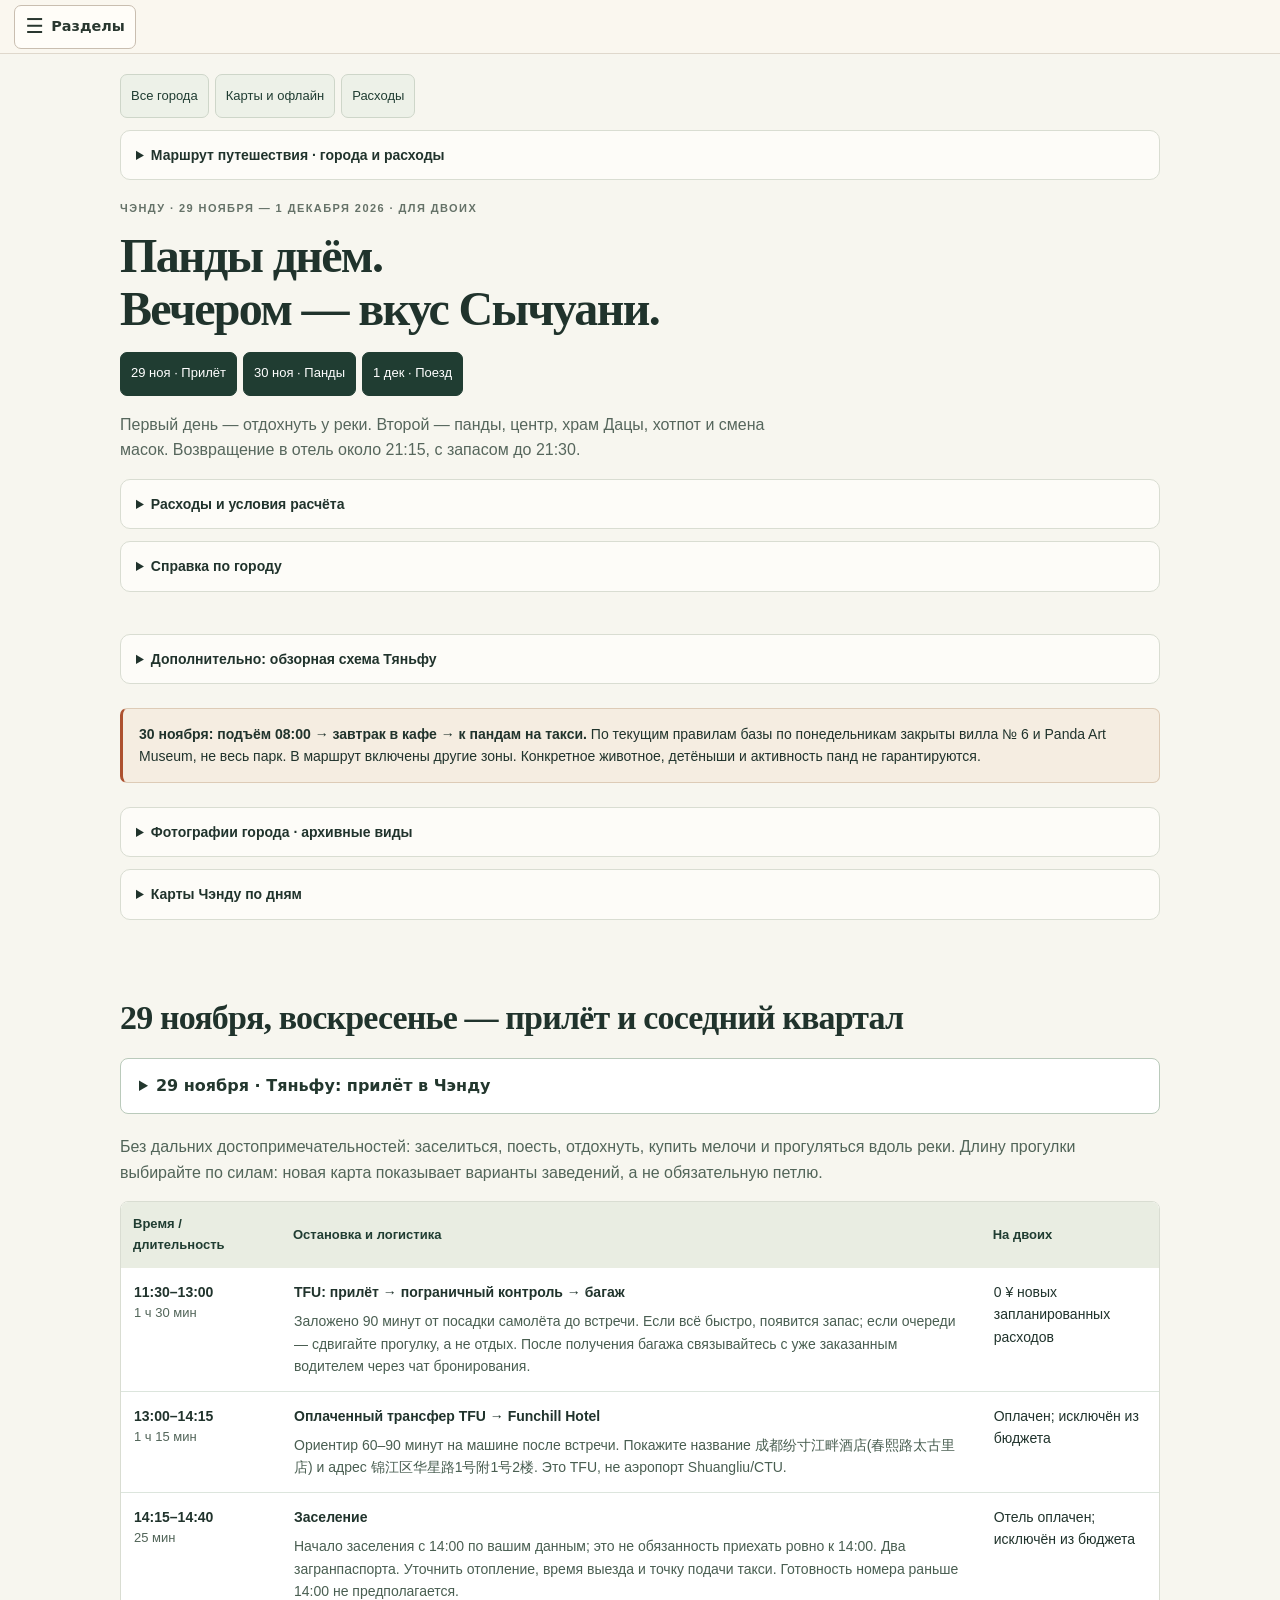
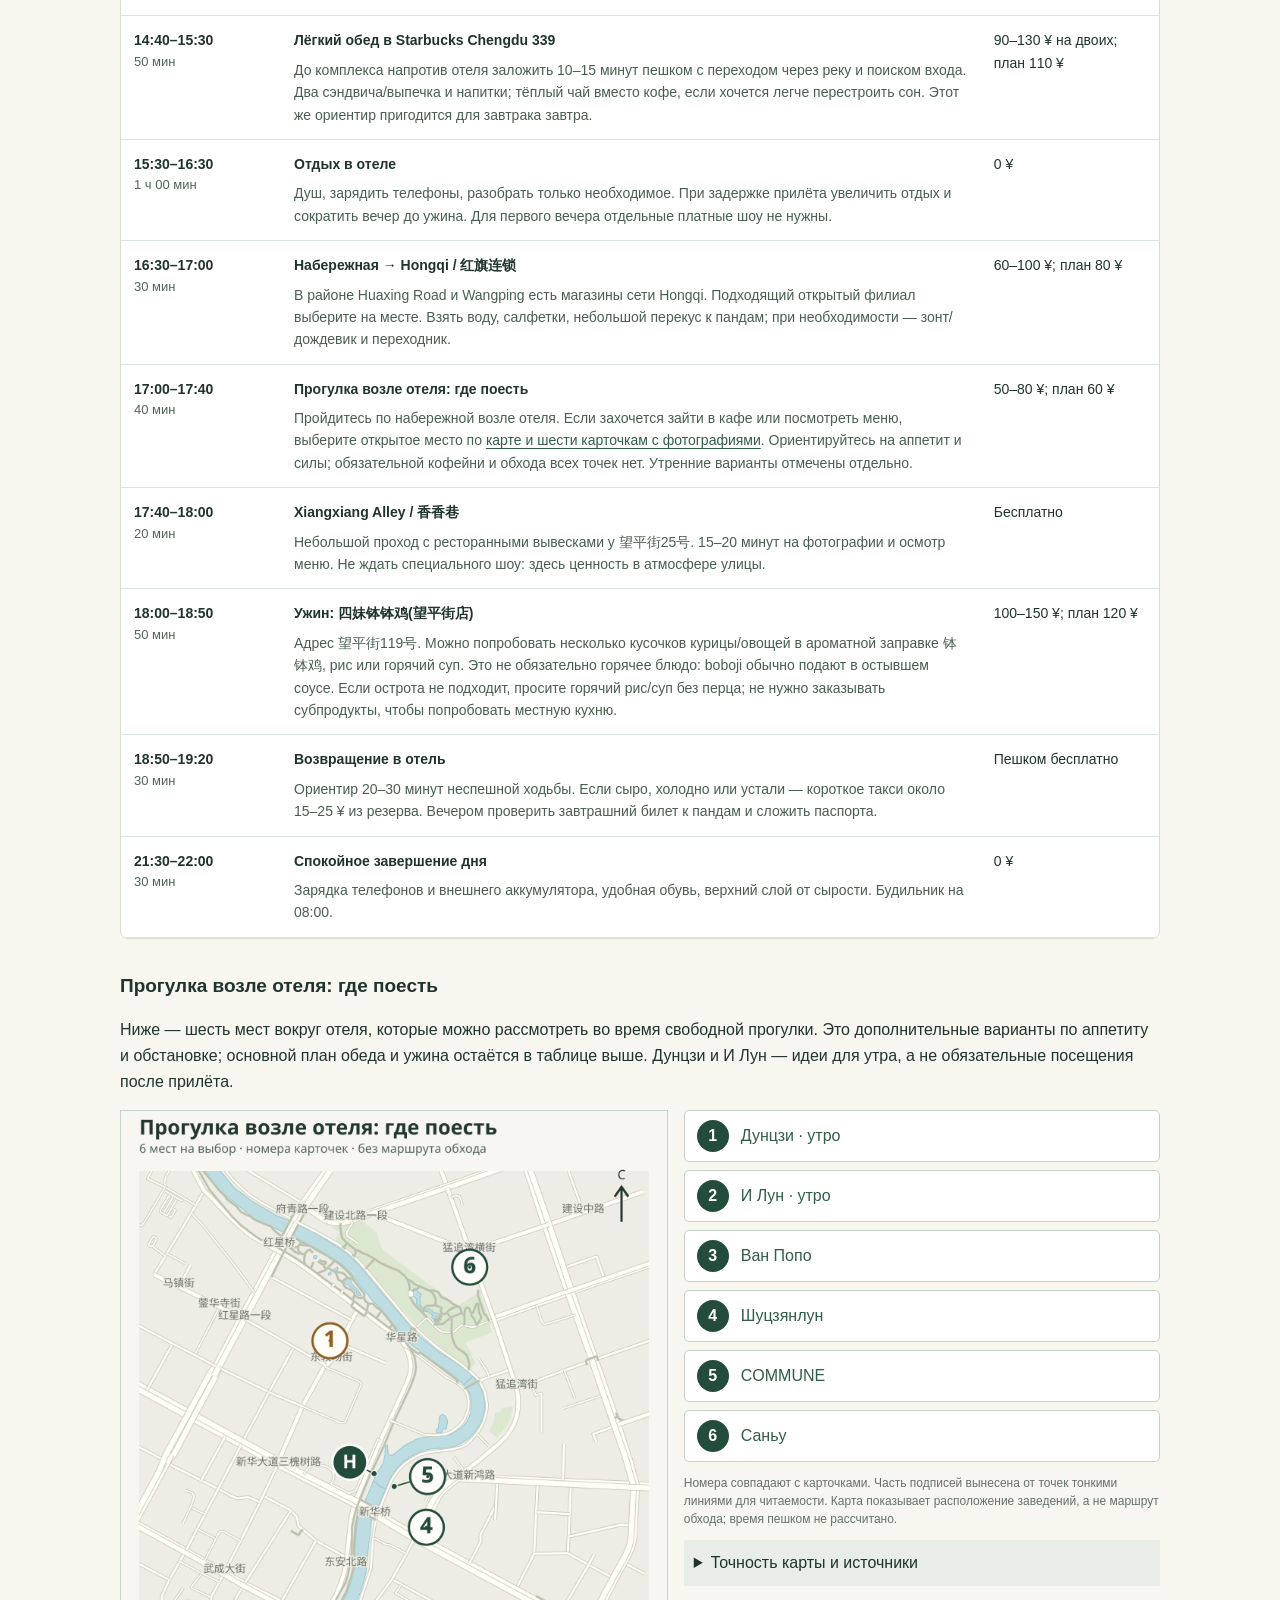
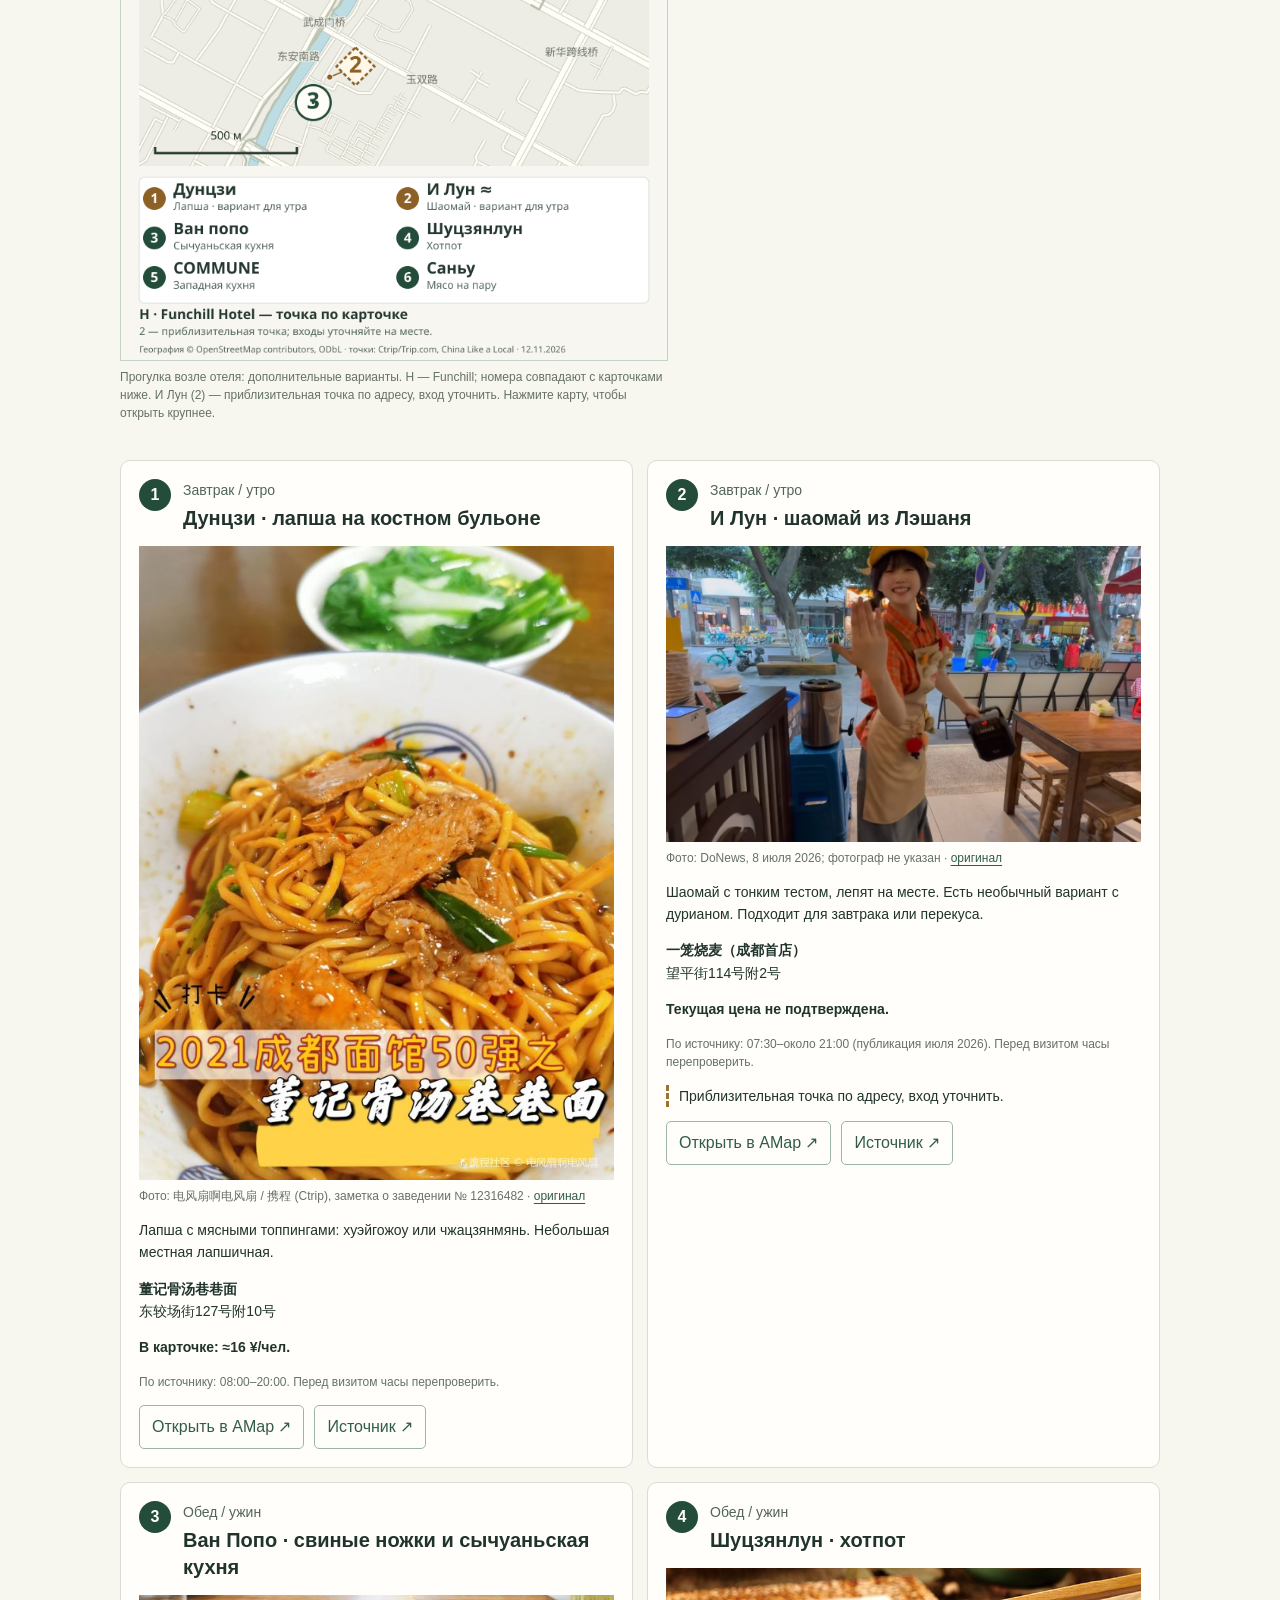
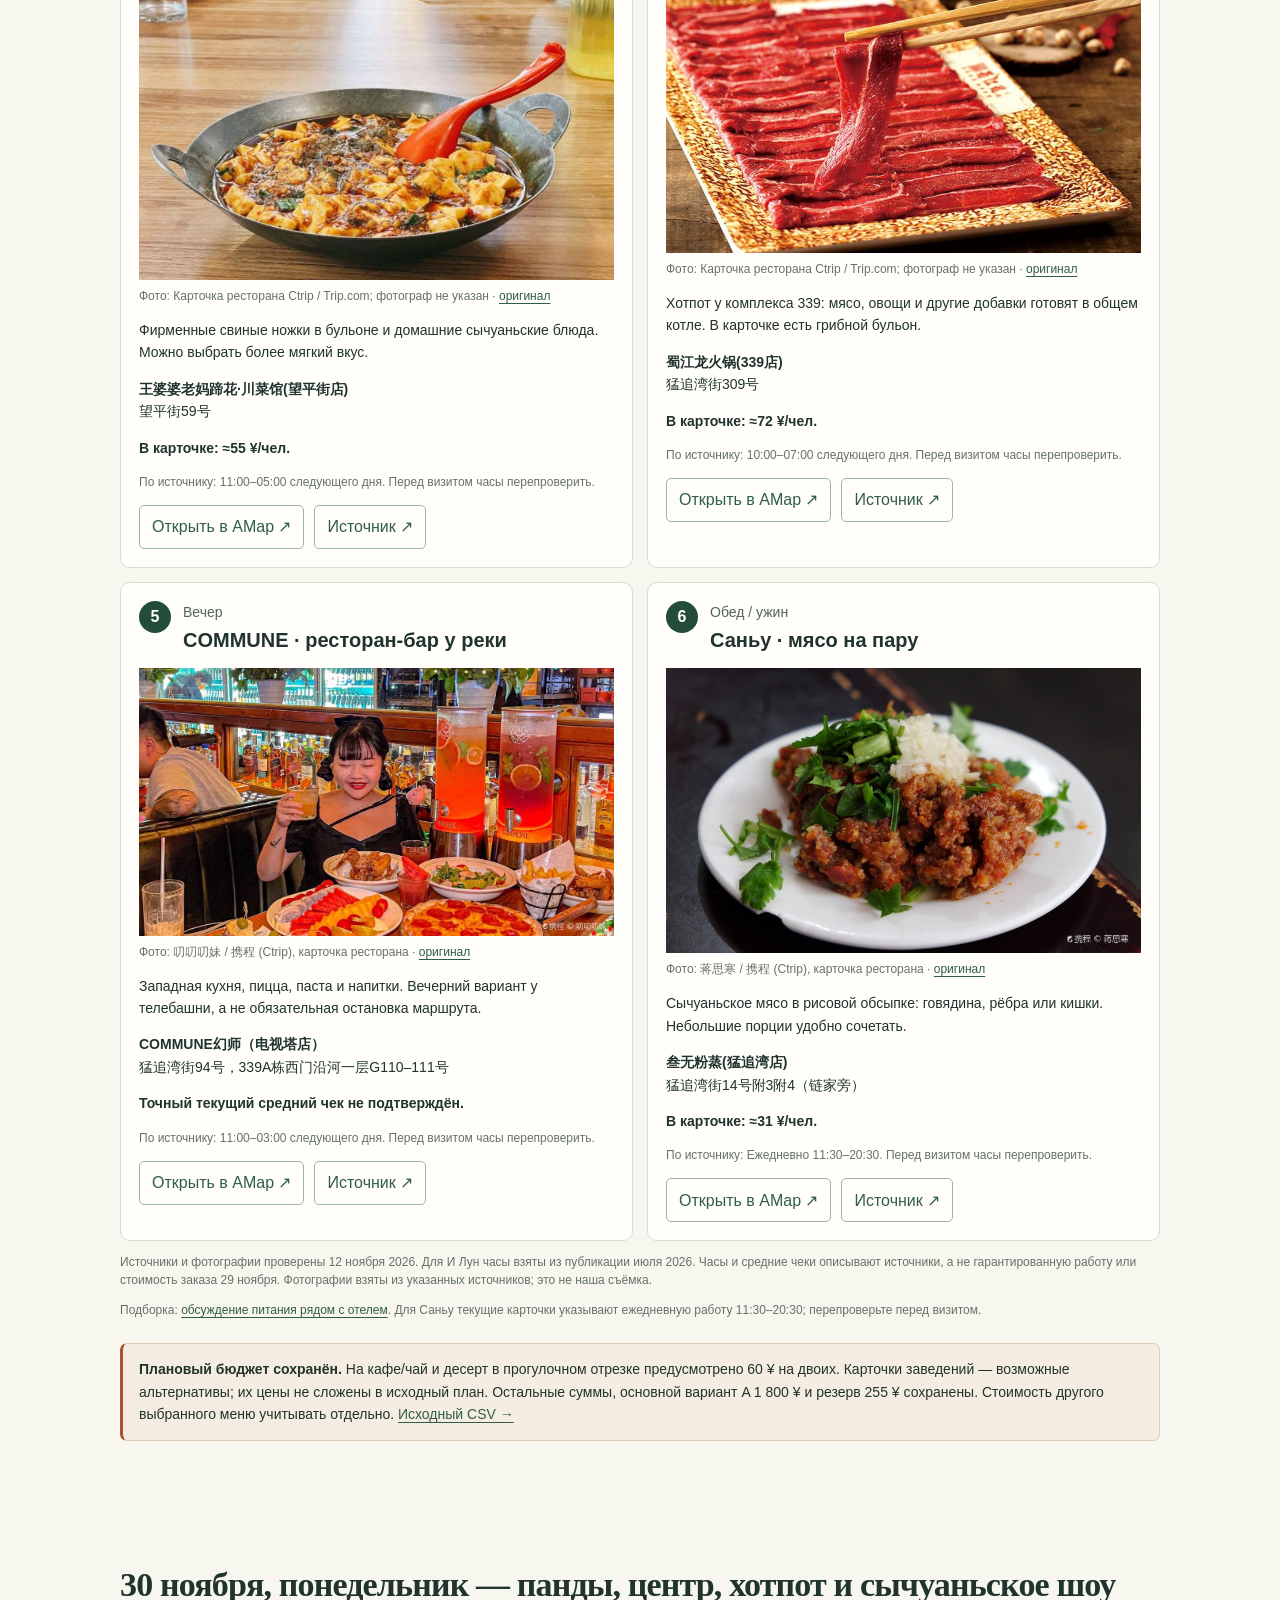
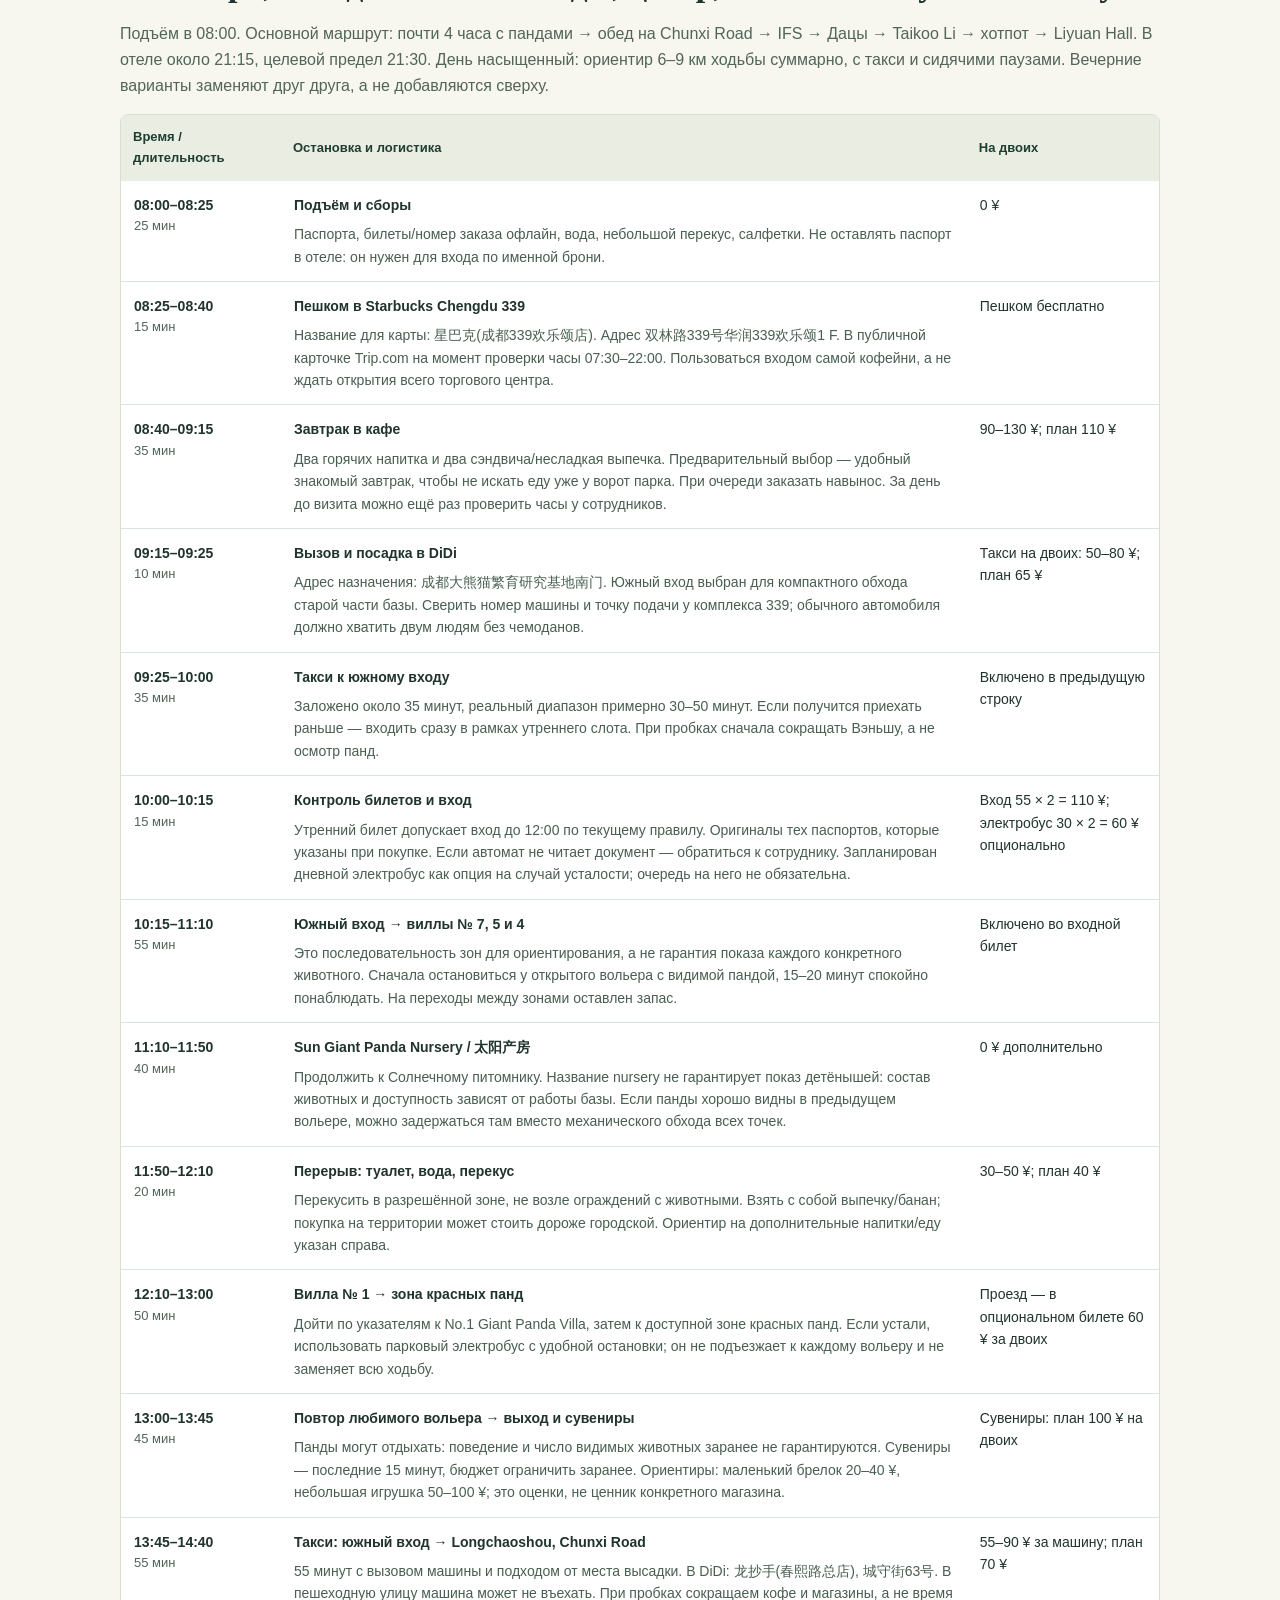
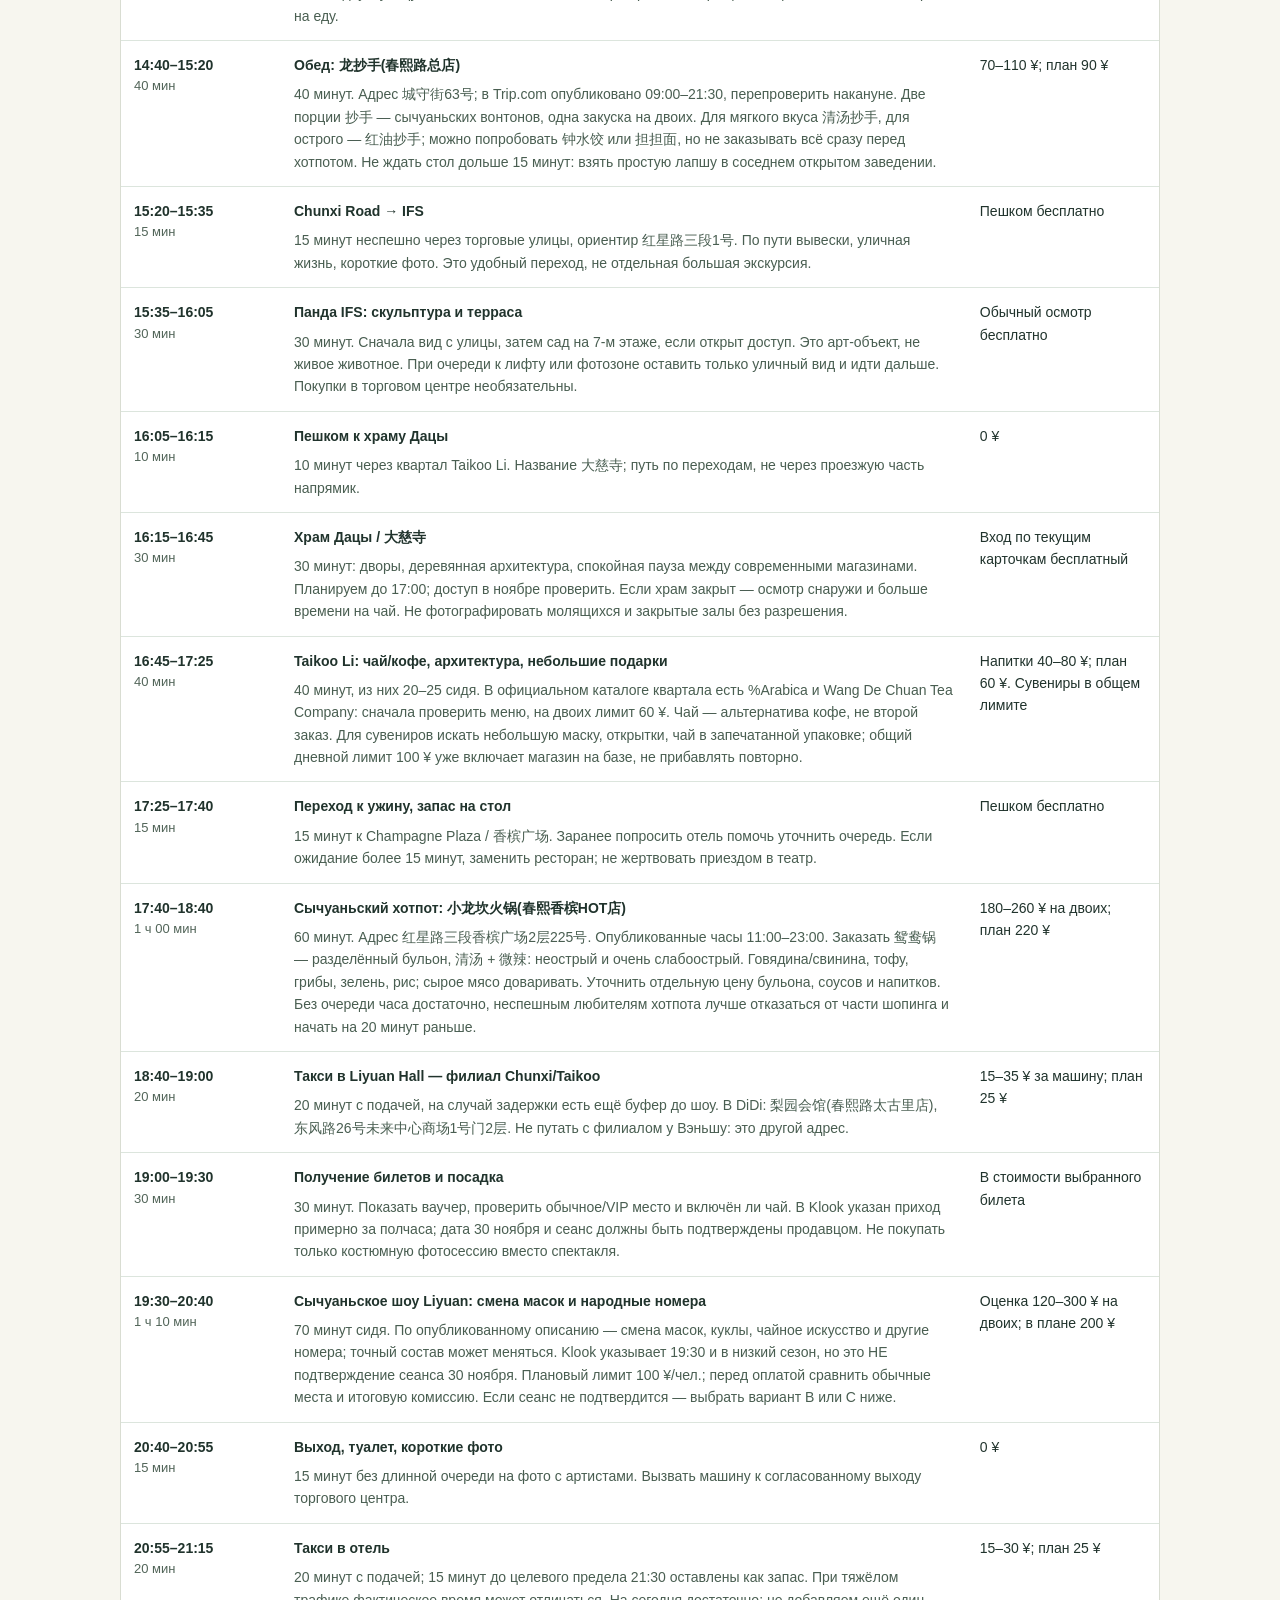
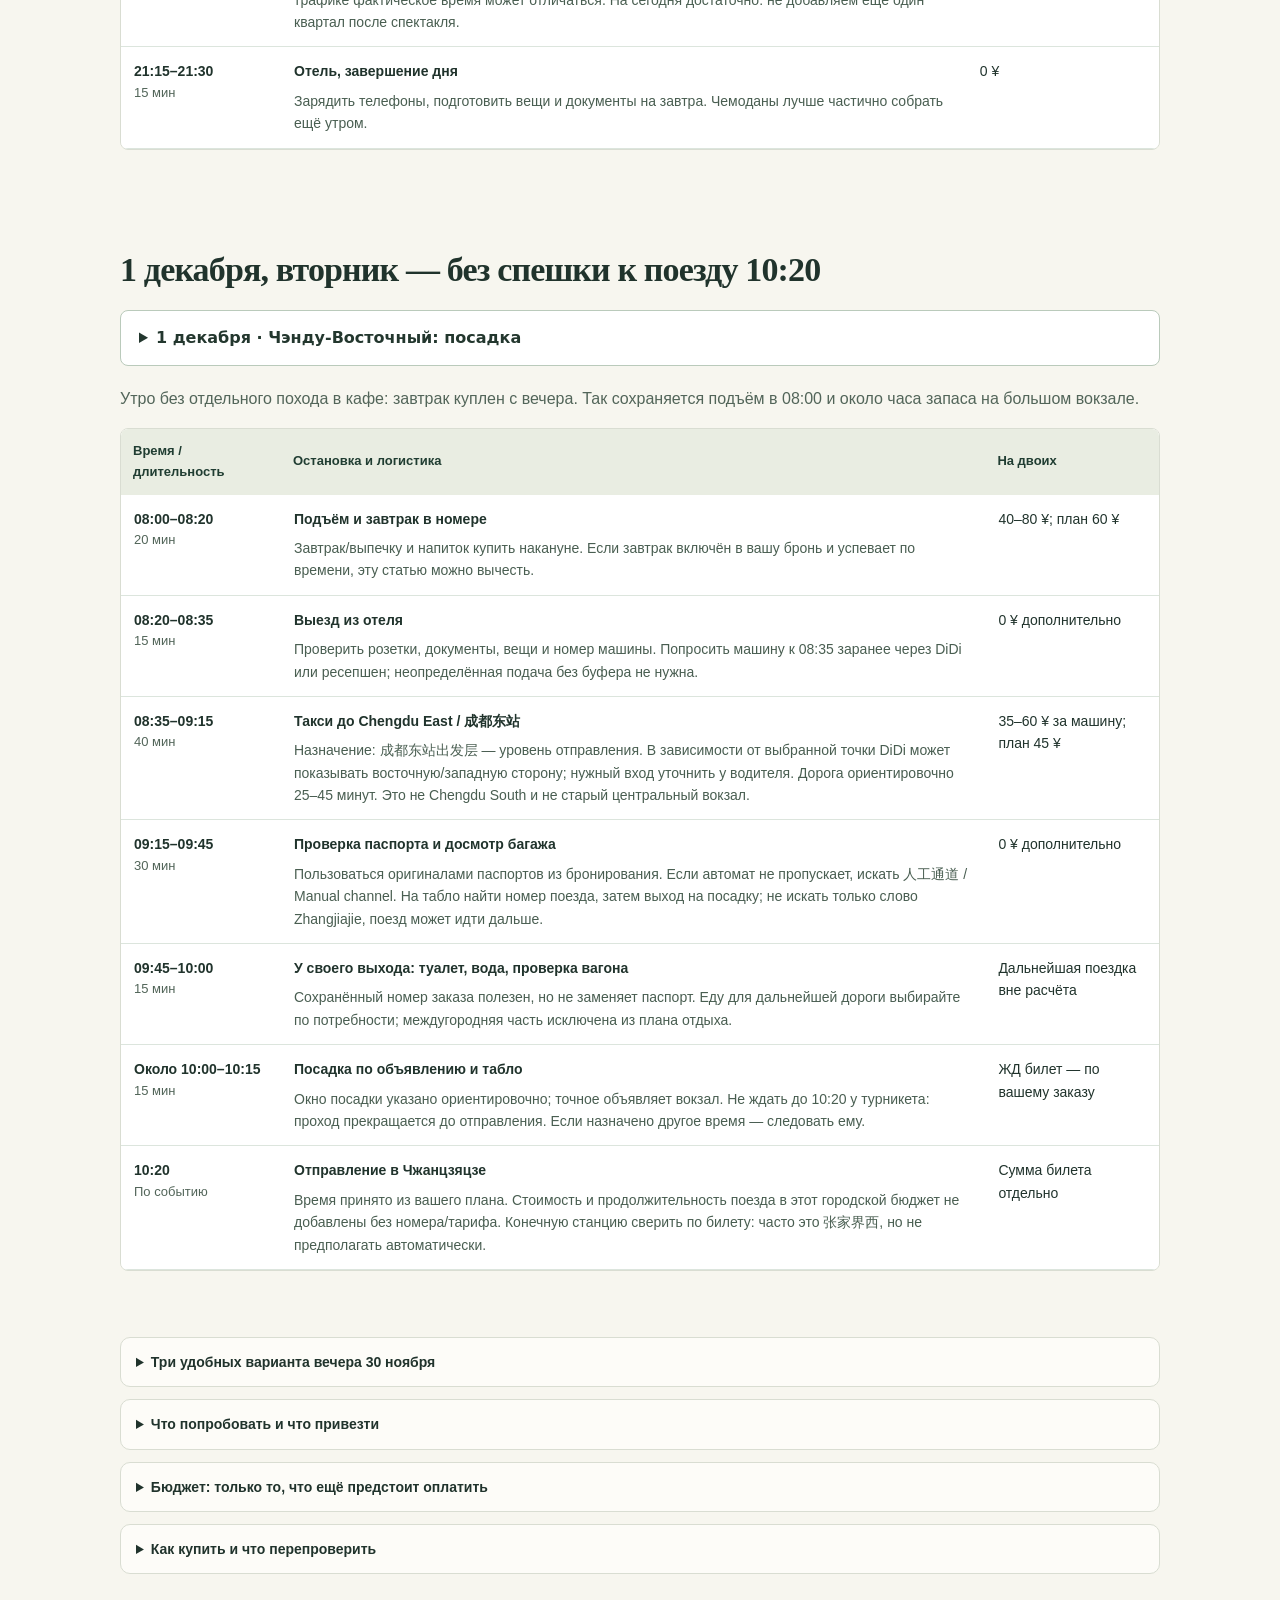
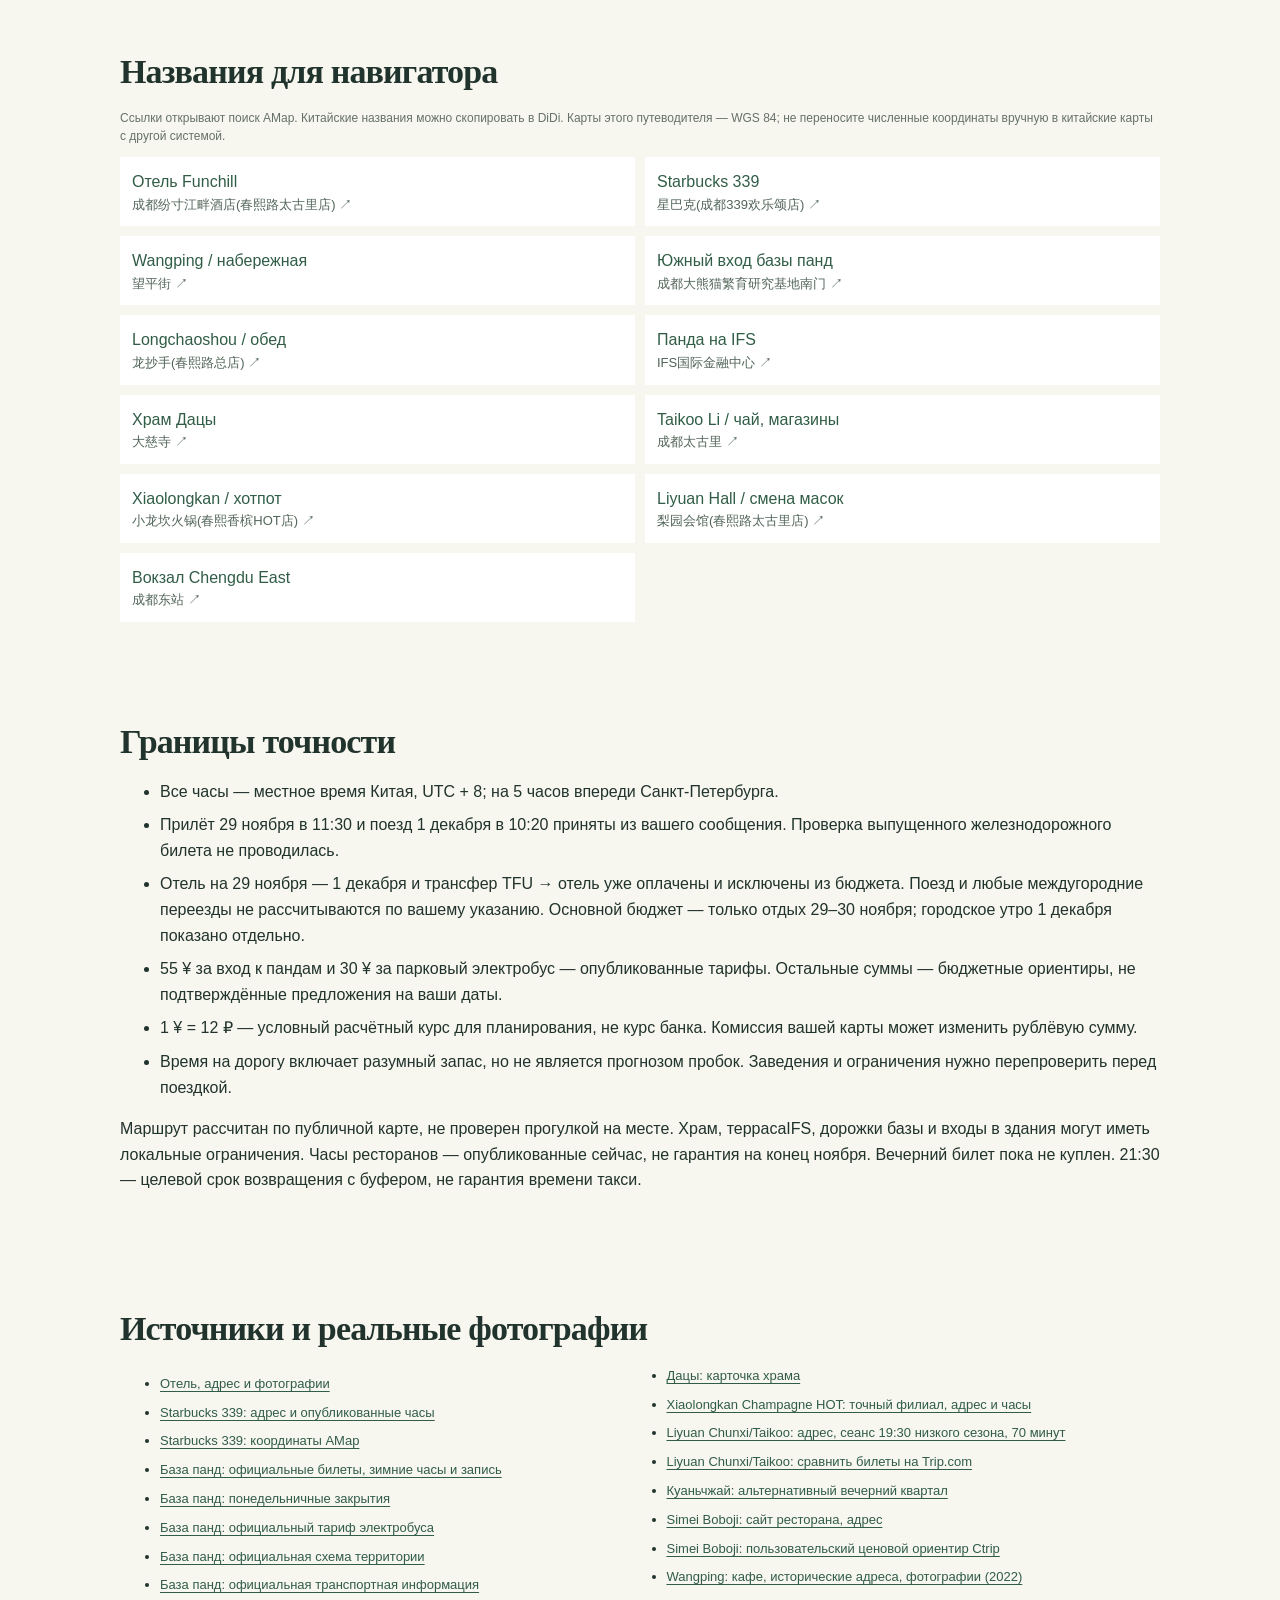
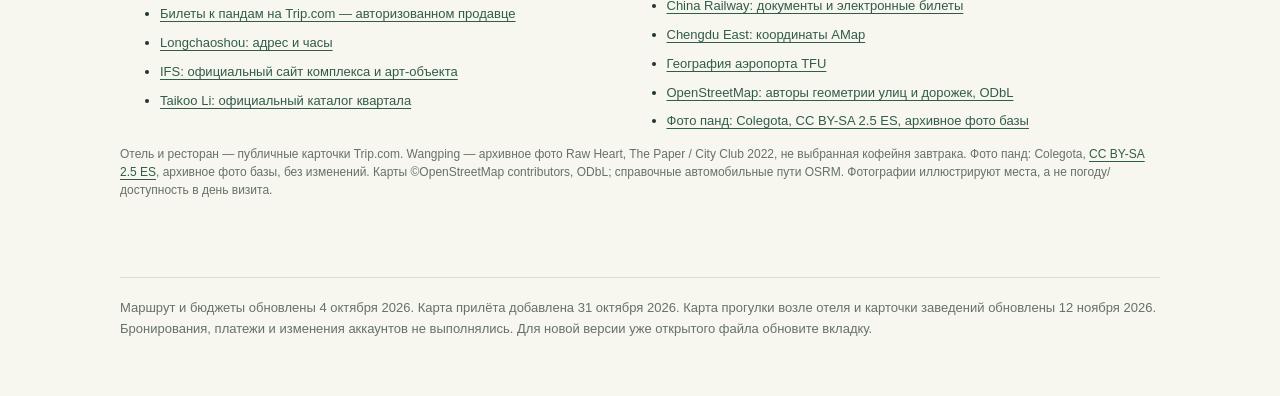
<file: chengdu-2026/chengdu-guide.html>
<!doctype html>
<html lang="ru"><head><meta charset="utf-8"><meta name="viewport" content="width=device-width,initial-scale=1"><title>Чэнду · отдых 29–30 ноября 2026</title>
<style>
*{box-sizing:border-box}html{scroll-behavior:smooth}body{margin:0;background:#f7f6f1;color:#23372e;font:16px/1.6 system-ui,-apple-system,"Segoe UI",sans-serif}main{max-width:1200px;margin:auto;padding:32px 28px 65px}a{color:#116762}header{padding:15px 0 30px;border-bottom:2px solid #264d3d}.eyebrow{font-size:12px;letter-spacing:.12em;text-transform:uppercase;color:#5a7163}h1{font-size:clamp(32px,5vw,58px);line-height:1.08;max-width:960px;font-weight:650}h2{font-size:28px;line-height:1.25;margin:0 0 16px}h3{font-size:21px;line-height:1.3}.lead{font-size:20px;max-width:950px}nav{display:flex;gap:8px;flex-wrap:wrap}nav a,.day-labels label{background:#fff;border:1px solid #b8c8bd;padding:10px 15px;border-radius:5px;text-decoration:none}section{margin:44px 0;scroll-margin-top:20px}.notice{padding:18px 22px;background:#e8eee7;border-left:4px solid #417057;margin:24px 0}.important{background:#fcf0da;border-color:#b6812a}.intro,.small{color:#526559}.small{font-size:13px}small{display:block;color:#526559;font-size:13px;line-height:1.5}table{border-collapse:collapse;width:100%;background:#fff}th{background:#e2ebe3;padding:12px;text-align:left;font-size:13px}td{padding:13px;border-bottom:1px solid #dce5dd;vertical-align:top}td.time{width:160px;font-weight:650}td.time small{font-weight:400}td p{font-size:14px;margin:7px 0 0;color:#495e51}td:last-child{min-width:135px;font-size:14px}.table-wrap{overflow-x:auto}.total{font-weight:700;background:#e2ebe3}.photos{display:grid;grid-template-columns:repeat(4,1fr);gap:16px;margin:25px 0}figure{margin:0}.photos img{width:100%;height:175px;object-fit:cover;border-radius:5px}figcaption{font-size:12px;line-height:1.5;margin:7px 0 14px;color:#526559}.photos strong{font-size:15px;color:#23372e}.day-radio{position:absolute;width:1px;height:1px;opacity:0}.day-labels{display:flex;gap:8px;flex-wrap:wrap;margin-bottom:20px}.day-labels label{cursor:pointer;min-height:44px}.day-panel{display:none}#tab-0:checked~.panel-0,#tab-1:checked~.panel-1,#tab-2:checked~.panel-2{display:block}#tab-0:checked~.day-labels label[for=tab-0],#tab-1:checked~.day-labels label[for=tab-1],#tab-2:checked~.day-labels label[for=tab-2]{background:#244c3b;color:white}#tab-0:focus-visible~.day-labels label[for=tab-0],#tab-1:focus-visible~.day-labels label[for=tab-1],#tab-2:focus-visible~.day-labels label[for=tab-2]{outline:3px solid #b67c20;outline-offset:2px}.map-and-time{display:grid;grid-template-columns:minmax(0,1.75fr) minmax(230px,1fr);gap:22px;align-items:start}.route-image img{display:block;width:100%;height:auto;border:1px solid #c5d2c7}.timeline{list-style:none;margin:0;padding:0}.timeline li{display:flex;gap:12px;padding:9px 0;border-bottom:1px solid #d5dfd5}.timeline b{flex:none;background:#244c3b;color:#fff;border-radius:50%;width:29px;height:29px;line-height:29px;text-align:center;font-size:13px}.timeline strong{font-size:14px}.detail-map{margin:10px 0 18px}.detail-map summary{cursor:pointer;padding:12px;background:#e8eee7}.detail-map[open] summary{margin-bottom:10px}.two-col{display:grid;grid-template-columns:1fr 1fr;gap:24px}.place-list{display:grid;grid-template-columns:1fr 1fr;gap:10px}.place-list a{display:block;background:#fff;padding:12px;text-decoration:none}.budget-controls{display:flex;gap:20px;flex-wrap:wrap;margin:22px 0}.budget-controls label{display:grid;gap:5px;font-size:14px}.budget-controls input,.budget-controls select{padding:10px;font:16px system-ui;border:1px solid #9db5a6;border-radius:4px;background:white;max-width:100%}.budget-output{padding:20px;background:#dfeade;font-size:23px;font-weight:650}ul li,ol li{margin:8px 0}.source-list{columns:2;font-size:13px}.source-list a{overflow-wrap:anywhere}footer{font-size:13px;color:#526559;border-top:1px solid #b4c7b9;padding-top:18px}
html{scroll-behavior:auto}
@media(max-width:800px){main{padding:22px 16px 40px}.map-and-time,.two-col,.place-list{grid-template-columns:1fr}.photos{grid-template-columns:1fr 1fr}.photos img{height:155px}.source-list{columns:1}h2{font-size:25px}td.time{min-width:115px}td{padding:10px}.lead{font-size:18px}.budget-controls{display:grid;grid-template-columns:1fr}.budget-controls input{width:100%}}
@media print{nav,.budget-controls,.day-labels{display:none}.day-panel{display:block!important}.map-and-time{grid-template-columns:1.5fr 1fr}.photos img{height:110px}main{padding:0}body{font-size:11px}h1{font-size:32px}h2{font-size:22px}td p{font-size:11px}section{margin:22px 0}tr,figure,.notice{break-inside:avoid}.source-list{font-size:10px}.budget-output{font-size:18px}}

.food-planner{margin-top:34px}.food-map-layout{display:grid;grid-template-columns:minmax(0,1.15fr) minmax(0,1fr);gap:22px;align-items:start}.food-map-key{list-style:none;margin:0;padding:0}.food-map-key li{margin:0 0 8px}.food-map-key a{display:flex;gap:12px;align-items:center;min-height:48px;padding:9px 12px;background:#fff;border:1px solid #c5d2c7;border-radius:5px;text-decoration:none}.food-map-key b,.food-number{display:inline-flex;align-items:center;justify-content:center;flex:none;width:32px;height:32px;border-radius:50%;background:#244c3b;color:#fff;font-weight:700}.food-grid{display:grid;grid-template-columns:repeat(2,minmax(0,1fr));gap:20px;margin-top:24px}.food-choice{min-width:0;background:#fff;border:1px solid #d5dfd5;padding:18px;border-radius:6px;scroll-margin-top:20px}.food-choice:target{outline:3px solid #9b752d;outline-offset:3px}.food-choice-heading{display:flex;gap:12px;align-items:start;margin-bottom:14px}.food-choice h4{font-size:20px;line-height:1.35;margin:0}.food-occasion{font-size:12px;color:#526559;margin:0 0 4px}.food-choice img{display:block;width:100%;height:230px;object-fit:contain;background:#f0efe9}.food-choice figcaption{overflow-wrap:anywhere}.food-choice p{font-size:14px}.food-address{overflow-wrap:anywhere}.food-price{font-weight:650}.food-location-note{border-left:3px dashed #9b752d;padding-left:10px}.food-choice-links{display:flex;flex-wrap:wrap;gap:10px;margin-top:14px}.food-choice-links a{display:inline-flex;align-items:center;min-height:44px;padding:8px 12px;border:1px solid #9db5a6;border-radius:5px;text-decoration:none}.food-choice-links a:focus-visible,.food-map-key a:focus-visible,.food-method summary:focus-visible{outline:3px solid #9b752d;outline-offset:3px}.food-method summary{cursor:pointer;min-height:44px;padding:10px;background:#e8eee7}.food-choice-map img{width:100%;height:auto}
@media(max-width:800px){.food-map-layout,.food-grid{grid-template-columns:1fr}.food-choice{padding:15px}.food-choice h4{font-size:19px}.food-choice img{height:220px}}
@media print{.food-map-layout{grid-template-columns:1fr 1fr}.food-grid{grid-template-columns:1fr 1fr}.food-choice{break-inside:avoid}.food-choice img{height:130px}}
</style><link rel="stylesheet" href="../assets/transport-2026/trip-transport.css?v=20261120-2"><script src="../assets/transport-2026/trip-transport.js" defer></script><!-- floorplans-v2:start --><style>.trip-transport .trip-floorplan .trip-image{max-width:820px;box-sizing:border-box}.trip-transport .trip-floorplan .trip-image img{aspect-ratio:auto;height:auto}.trip-floorplan h3{margin:.9rem 0 .4rem;font-size:1.13rem}.trip-floorplan figcaption a{overflow-wrap:anywhere}</style><!-- floorplans-v2:end --><!-- trip-ui-v3:start --><link rel="stylesheet" href="../assets/trip-ui/city.css?v=3"><!-- trip-ui-v3:end --><link rel="stylesheet" href="../assets/trip-ui/section-menu.css">
<script defer src="../assets/trip-ui/section-menu.js"></script>
</head><body class="city-guide trip-v3-city" data-city="chengdu">
<div class="trip-section-bar" hidden><button type="button" class="trip-section-toggle" aria-haspopup="dialog" aria-controls="trip-sections-dialog" aria-expanded="false"><span aria-hidden="true">&#9776;</span><span>Разделы</span></button></div>
<dialog class="trip-section-dialog" id="trip-sections-dialog" aria-labelledby="trip-sections-title">
  <div class="trip-section-drawer">
    <div class="trip-section-drawer-title"><h2 id="trip-sections-title">Разделы страницы</h2><button class="trip-section-close" type="button" aria-label="Закрыть меню" autofocus>&times;</button></div>
    <nav aria-labelledby="trip-sections-title"><ul class="trip-section-list">
      <li><a href="#arrival">Прилёт и трансфер</a></li>
      <li><a href="#maps">Карты</a></li>
      <li><a href="#d2026-11-29">29 ноября · прилёт</a></li>
      <li><a href="#d2026-11-30">30 ноября · панды</a></li>
      <li><a href="#d2026-12-01">1 декабря · выезд</a></li>
      <li><a href="#food">Где поесть</a></li>
      <li><a href="#evenings">Вечерние планы</a></li>
      <li><a href="#budget">Бюджет</a></li>
      <li><a href="#booking">Что забронировать</a></li>
    </ul></nav>
  </div>
</dialog><main><nav aria-label="Города путешествия" style="display:flex;gap:10px;flex-wrap:wrap;margin:0 0 24px"><a href="../chengdu-2026/chengdu-guide.html" style="padding:10px 14px;border:1px solid #94aa99;border-radius:6px;text-decoration:none;background:white">Чэнду</a><a href="../zhangjiajie-2026/zhangjiajie-guide.html" style="padding:10px 14px;border:1px solid #94aa99;border-radius:6px;text-decoration:none;background:white">Чжанцзяцзе</a><a href="../furong-2026/furong-guide.html" style="padding:10px 14px;border:1px solid #94aa99;border-radius:6px;text-decoration:none;background:white">Фуронг</a><a href="../beijing-2026/beijing-guide.html" style="padding:10px 14px;border:1px solid #94aa99;border-radius:6px;text-decoration:none;background:white">Пекин</a><a href="../expenses-2026/expenses-guide.html" style="padding:10px 14px;border:1px solid #94aa99;border-radius:6px;text-decoration:none;background:white">Общие расходы</a><a href="../index.html#offline-maps">Схемы и офлайн</a></nav>
<header><div class="eyebrow">Чэнду · 29 ноября — 1 декабря 2026 · для двоих</div><h1>Панды днём.<br>Вечером — вкус Сычуани.</h1><p class="lead">Первый день — отдохнуть у реки. Второй — панды, центр, храм Дацы, хотпот и смена масок. Возвращение в отель около 21:15, с запасом до 21:30.</p><p><strong>На отдых 29–30 ноября: 1 800 ¥ ≈ 21 600 ₽ на двоих с резервом.</strong><br>Только ещё не купленное. Отель и трансфер из TFU уже оплачены. Поезд и междугородние переезды полностью вне расчёта. Курс 12 ₽/¥ — допущение, не банковская котировка.</p><nav><a href="#tfu-arrival">Прилёт: порядок действий</a><a href="#maps">Маршруты по дням</a><a href="#d2026-11-29">29 ноября</a><a href="#d2026-11-30">30 ноября</a><a href="#evenings">Варианты вечера</a><a href="#food">Еда и сувениры</a><a href="#budget">Оставшиеся расходы</a><a href="#booking">Как купить</a></nav></header>
<section id="arrival" aria-labelledby="arrival-title"><h2 id="arrival-title">Дополнительно: обзорная схема Тяньфу</h2><p>Основной порядок прилёта находится в карточке 29 ноября. Здесь оставлена иллюстрация зон аэропорта для ориентира.</p><details><summary>Показать обзор: багаж, связь и встреча</summary>

<p>Из самолёта → паспортный контроль → багаж → таможня → водитель с табличкой → SIM-карта вместе с водителем → машина.</p>
<figure class="route-image">
<a href="tfu-arrival-map.png" target="_blank" rel="noopener" aria-label="Открыть карту прилёта в Тяньфу в полном размере"><img src="tfu-arrival-map.png" alt="Ориентировочная схема международного прилёта TFU T1–L2: паспортный контроль, багаж, таможня, встреча водителя, SIM China Telecom и путь к машине. Точки встречи и SIM показаны условно." width="1536" height="1024" loading="lazy" decoding="async"></a>
<figcaption><a href="tfu-arrival-map.png" target="_blank" rel="noopener">Открыть карту крупно и сохранить на телефон ↗</a></figcaption>
</figure>
<div class="notice important"><strong>Это иллюстративная схема для ориентирования, а не точный план коридоров.</strong> Номер ленты ищите на табло по рейсу 3U3816. Положение SIM-стойки внутри зала, конкретный выход встречи и место автомобиля пока не подтверждены. В ваучере трансфера указана только встреча с табличкой — точное место и возможность подождать оформления SIM нужно согласовать с перевозчиком.</div>
<p class="small">Салон China Telecom в международном зале прилёта подтверждён <a href="https://scca.miit.gov.cn/xwdt/gzdt/art/2026/art_fcc1cd5a1b67413988d19d0248cadec5.html" target="_blank" rel="noopener">Администрацией связи Сычуани</a>. Изображение создано с помощью ИИ по опубликованной схеме T1–L2; детали интерьера и пешая линия условны. Карта добавлена 31 октября 2026 года.</p>
</details></section>

<div class="notice important"><strong>30 ноября: подъём 08:00 → завтрак в кафе → к пандам на такси.</strong> По текущим правилам базы по понедельникам закрыты вилла № 6 и Panda Art Museum, не весь парк. В маршрут включены другие зоны. Конкретное животное, детёныши и активность панд не гарантируются.</div>
<div class="photos"><figure><img src="../assets/trip-media/934ab18e18cfcc7fa8d5e067.jpg" alt="Ваш отель у реки" loading="lazy" decoding="async"><figcaption><strong>Ваш отель у реки</strong><br>Trip.com · Funchill Hotel</figcaption></figure><figure><img src="../assets/trip-media/c9074b0552bbf9fd4f67ead1.jpg" alt="Панды — главное событие" loading="lazy" decoding="async"><figcaption><strong>Панды — главное событие</strong><br>Colegota, CC BY-SA 2.5 ES · архив базы</figcaption></figure><figure><img src="../assets/trip-media/88392160692d4ebe721d8088.jpg" alt="Квартал Wangping" loading="lazy" decoding="async"><figcaption><strong>Квартал Wangping</strong><br>Raw Heart · The Paper / City Club, 2022; не выбранное кафе завтрака</figcaption></figure><figure><img src="../assets/trip-media/d842bfe73a926726f00e899c.jpg" alt="Сычуаньский обед Longchaoshou" loading="lazy" decoding="async"><figcaption><strong>Сычуаньский обед Longchaoshou</strong><br>Публичная карточка ресторана Trip.com; архивное фото</figcaption></figure></div>
<section id="maps"><h2>Весь маршрут — отдельно на каждый день</h2><p class="intro">Выберите день. Для 29 ноября показан трансфер к отелю и отдельная карта заведений на выбор; для следующих дней — пути, последовательность и длительность. Под общей картой открываются подробности квартала и базы панд. Карты встроены в файл и видны без интернета и JavaScript; щелчок открывает картинку крупнее. Это не навигатор с пробками.</p><div class="day-maps"><input class="day-radio" type="radio" name="map-day" id="tab-0" ><input class="day-radio" type="radio" name="map-day" id="tab-1" checked><input class="day-radio" type="radio" name="map-day" id="tab-2" ><div class="day-labels"><label for="tab-0">29 ноября</label><label for="tab-1">30 ноября</label><label for="tab-2">1 декабря</label></div><div class="day-panel panel-0"><h3>29 ноября: маршрут и время</h3><div class="map-and-time"><div><figure class="route-image"><a href="map-day29.png" target="_blank"><img src="../assets/trip-media/2ebb941c94c7138e0a2df3d5.png" alt="29 ноября · аэропорт → отель" loading="lazy" decoding="async"></a><figcaption>29 ноября · аэропорт → отель · нажмите, чтобы открыть крупно</figcaption></figure><details class="detail-map"><summary>29 ноября · прогулка возле отеля: где поесть</summary><figure class="route-image food-choice-map"><a href="map-local.png" target="_blank" rel="noopener"><img src="../assets/trip-media/15d0e26b9413942c10edb40a.png" width="720" height="1120" alt="Географическая карта шести заведений и отеля Funchill: 1 Дунцзи, 2 И Лун — приблизительно, 3 Ван попо, 4 Шуцзянлун, 5 COMMUNE, 6 Саньу; пути обхода нет" loading="lazy" decoding="async"></a><figcaption>Прогулка возле отеля: дополнительные варианты. H — Funchill; номера совпадают с карточками ниже. И Лун (2) — приблизительная точка по адресу, вход уточнить. Нажмите карту, чтобы открыть крупнее.</figcaption></figure><p><a href="#food-near-hotel">Все шесть карточек с фотографиями ↓</a></p></details></div><ol class="timeline"><li><b>A</b><div><strong>TFU: контроль и багаж</strong><small>11:30–13:00 · 90 мин</small></div></li><li><b>→</b><div><strong>Оплаченный трансфер</strong><small>13:00–14:15 · заложено 75 мин</small></div></li><li><b>H</b><div><strong>Заселение</strong><small>14:15–14:40 · 25 мин</small></div></li><li><b>•</b><div><strong>Переход и лёгкий обед</strong><small>14:40–15:30 · 50 мин</small></div></li><li><b>H</b><div><strong>Отель: отдых</strong><small>15:30–16:30 · 60 мин</small></div></li><li><b>•</b><div><strong>Магазин и набережная</strong><small>16:30–17:00 · 30 мин</small></div></li><li><b>~</b><div><strong>Прогулка возле отеля: где поесть</strong><small>17:00–17:40 · 40 мин</small></div></li><li><b>•</b><div><strong>Xiangxiang Alley</strong><small>17:40–18:00 · 20 мин</small></div></li><li><b>•</b><div><strong>Ужин в квартале</strong><small>18:00–18:50 · 50 мин</small></div></li><li><b>H</b><div><strong>Пешком в отель</strong><small>18:50–19:20 · 30 мин</small></div></li></ol></div><a href="#d2026-11-29">Подробная программа этого дня ↓</a></div><div class="day-panel panel-1"><h3>30 ноября: маршрут и время</h3><div class="map-and-time"><div><figure class="route-image"><a href="map-day30.png" target="_blank"><img src="../assets/trip-media/32f7a00e6cdcd23953966a3c.png" alt="30 ноября · весь день с пандами и спектаклем" loading="lazy" decoding="async"></a><figcaption>30 ноября · весь день с пандами и спектаклем · нажмите, чтобы открыть крупно</figcaption></figure><details class="detail-map"><summary>30 ноября · пешком по центру, затем театр</summary><figure class="route-image"><a href="map-center.png" target="_blank"><img src="../assets/trip-media/b38e6c01c941aec4945dd261.png" alt="30 ноября · пешком по центру, затем театр" loading="lazy" decoding="async"></a><figcaption>30 ноября · пешком по центру, затем театр · нажмите, чтобы открыть крупно</figcaption></figure></details><details class="detail-map"><summary>30 ноября · подробный обход базы панд</summary><figure class="route-image"><a href="map-park.png" target="_blank"><img src="../assets/trip-media/a0e7de6328dd731b62b8fe52.png" alt="30 ноября · подробный обход базы панд" loading="lazy" decoding="async"></a><figcaption>30 ноября · подробный обход базы панд · нажмите, чтобы открыть крупно</figcaption></figure></details></div><ol class="timeline"><li><b>H</b><div><strong>Подъём</strong><small>08:00</small></div></li><li><b>B</b><div><strong>Переход, завтрак, вызов такси</strong><small>08:25–09:25 · 60 мин</small></div></li><li><b>→</b><div><strong>Такси к пандам</strong><small>09:25–10:00 · план 35 мин</small></div></li><li><b>P</b><div><strong>База панд</strong><small>10:00–13:45 · 3 ч 45 мин</small></div></li><li><b>→</b><div><strong>Такси + подход к обеду</strong><small>13:45–14:40 · 55 мин</small></div></li><li><b>L</b><div><strong>Longchaoshou</strong><small>14:40–15:20 · 40 мин</small></div></li><li><b>I</b><div><strong>Chunxi → панда IFS</strong><small>15:20–16:05 · 15 + 30 мин</small></div></li><li><b>D</b><div><strong>Переход → храм Дацы</strong><small>16:05–16:45 · 10 + 30 мин</small></div></li><li><b>C</b><div><strong>Taikoo Li: чай, магазины</strong><small>16:45–17:25 · 40 мин</small></div></li><li><b>F</b><div><strong>Переход → хотпот</strong><small>17:25–18:40 · 15 + 60 мин</small></div></li><li><b>O</b><div><strong>Такси → посадка → шоу</strong><small>18:40–20:40 · 20 + 30 + 70 мин</small></div></li><li><b>H</b><div><strong>Выход → такси → отель</strong><small>20:40–21:15 · 15 + 20 мин</small></div></li></ol></div><a href="#d2026-11-30">Подробная программа этого дня ↓</a></div><div class="day-panel panel-2"><h3>1 декабря: маршрут и время</h3><div class="map-and-time"><div><figure class="route-image"><a href="map-day01.png" target="_blank"><img src="../assets/trip-media/54895b8a092fa1ac1bcfac33.png" alt="1 декабря · отель → вокзал, только городская часть" loading="lazy" decoding="async"></a><figcaption>1 декабря · отель → вокзал, только городская часть · нажмите, чтобы открыть крупно</figcaption></figure></div><ol class="timeline"><li><b>H</b><div><strong>Завтрак и выезд</strong><small>08:00–08:35 · 35 мин</small></div></li><li><b>→</b><div><strong>Городское такси</strong><small>08:35–09:15 · 40 мин</small></div></li><li><b>E</b><div><strong>Chengdu East: досмотр, ожидание</strong><small>09:15–10:00 · 45 мин</small></div></li><li><b>E</b><div><strong>Посадка по табло</strong><small>около 10:00–10:15</small></div></li><li><b>E</b><div><strong>Отправление</strong><small>10:20 по вашему плану; межгород вне расчёта</small></div></li></ol></div><a href="#d2026-12-01">Подробная программа этого дня ↓</a></div></div><p class="small">На карте трансфера 29 ноября A — TFU, H — отель; на карте квартала 1–6 — заведения на выбор, H — отель. На картах следующих дней буквы соответствуют остановкам справа. Автомобильные линии — справочные пути OSRM; зелёные — пешеходный граф OpenStreetMap. Метки ресторанов/театра обозначают здание, не дверь. Время и цена такси — плановые интервалы за машину на двоих. Короткие подходы к входам проверять на месте. География © OpenStreetMap contributors, ODbL.</p></section>
<section id="d2026-11-29"><h2>29 ноября, воскресенье — прилёт и соседний квартал</h2>
<details id="tfu-arrival" class="trip-transport"><summary>29 ноября · Тяньфу: прилёт в Чэнду</summary><div class="trip-transport-body"><!-- floorplans-v2:start --><div class="trip-floorplan"><h3>План здания сверху</h3><figure class="trip-map"><a class="trip-image" href="../assets/floorplans-2026/tfu-t1-l2-arrival.png"><img src="../assets/floorplans-2026/tfu-t1-l2-arrival.png" width="1500" height="1180" alt="Вид сверху терминала Тяньфу с линией международного прилёта и выходом в транспортный центр." loading="lazy" decoding="async"></a><figcaption><strong>Тяньфу · T1 · международный прилёт</strong>. Центральная часть L2: паспортный контроль, багаж, таможня, зал встречи и выход в сторону GTC.<br><a href="../assets/floorplans-2026/tfu-t1-l2-arrival.png">Открыть план крупно</a> · <a href="../assets/floorplans-2026/tfu-t1-l2-arrival.png" download>Сохранить PNG</a> · <a href="../assets/floorplans-2026/tfu-t1-l2-arrival.svg">Масштабируемый SVG</a> · <a href="https://www.cdairport.com/Uploadfiles/Files/2024-3-30/2024330114737994.pdf#page=5" rel="noopener noreferrer">План аэропорта · стр. 5</a> · <a href="https://events-fortinet.com/partner-sync-2025-nasia/Shuttle%20Pick%20Up%20Spot.pdf#page=4" rel="noopener noreferrer">Пассажирский маршрут · стр. 4</a></figcaption></figure></div><p class="trip-note"><strong>Ниже:</strong> прежняя памятка по шагам. Это не план здания.</p><!-- floorplans-v2:end --><p>Паспортный контроль, багаж, таможня, встреча с водителем и покупка SIM после таможни. Если водитель ждёт с табличкой, сначала найдите его и согласуйте покупку SIM; точный выход встречи ещё нужно подтвердить.</p><figure class="trip-map"><a class="trip-image" href="../assets/transport-2026/02-tfu-arrival.png" target="_blank" rel="noopener"><img src="../assets/transport-2026/02-tfu-arrival.png" width="1170" height="2070" loading="lazy" decoding="async" alt="29 ноября · Тяньфу: прилёт в Чэнду: Паспортный контроль, багаж, таможня, встреча с водителем и покупка SIM после таможни."></a><figcaption>29 ноября · Тяньфу: прилёт в Чэнду. Нажмите на изображение, чтобы открыть полный размер.</figcaption><div class="trip-actions"><a href="../assets/transport-2026/02-tfu-arrival.png" target="_blank" rel="noopener">Открыть PNG полностью</a><a href="../assets/transport-2026/02-tfu-arrival.png" download>Скачать PNG</a></div></figure><p class="trip-note">Это схемы порядка действий с иллюстрациями, а не точные планы зданий. Номера выходов, платформы, терминалы и время сверяйте с выписанным билетом, табло и сотрудниками. Указанное на картинках расписание — план, а не подтверждение рейса или поезда.</p></div></details>
<p class="intro">Без дальних достопримечательностей: заселиться, поесть, отдохнуть, купить мелочи и прогуляться вдоль реки. Длину прогулки выбирайте по силам: новая карта показывает варианты заведений, а не обязательную петлю.</p><div class="table-wrap"><table><thead><tr><th>Время / длительность</th><th>Остановка и логистика</th><th>На двоих</th></tr></thead><tbody><tr><td class="time">11:30–13:00<small>1 ч 30 мин</small></td><td><strong>TFU: прилёт → пограничный контроль → багаж</strong><p>Заложено 90 минут от посадки самолёта до встречи. Если всё быстро, появится запас; если очереди — сдвигайте прогулку, а не отдых. После получения багажа связывайтесь с уже заказанным водителем через чат бронирования.</p></td><td>0 ¥ новых запланированных расходов</td></tr><tr><td class="time">13:00–14:15<small>1 ч 15 мин</small></td><td><strong>Оплаченный трансфер TFU → Funchill Hotel</strong><p>Ориентир 60–90 минут на машине после встречи. Покажите название 成都纷寸江畔酒店(春熙路太古里店) и адрес 锦江区华星路1号附1号2楼. Это TFU, не аэропорт Shuangliu/CTU.</p></td><td>Оплачен; исключён из бюджета</td></tr><tr><td class="time">14:15–14:40<small>25 мин</small></td><td><strong>Заселение</strong><p>Начало заселения с 14:00 по вашим данным; это не обязанность приехать ровно к 14:00. Два загранпаспорта. Уточнить отопление, время выезда и точку подачи такси. Готовность номера раньше 14:00 не предполагается.</p></td><td>Отель оплачен; исключён из бюджета</td></tr><tr><td class="time">14:40–15:30<small>50 мин</small></td><td><strong>Лёгкий обед в Starbucks Chengdu 339</strong><p>До комплекса напротив отеля заложить 10–15 минут пешком с переходом через реку и поиском входа. Два сэндвича/выпечка и напитки; тёплый чай вместо кофе, если хочется легче перестроить сон. Этот же ориентир пригодится для завтрака завтра.</p></td><td>90–130 ¥ на двоих; план 110 ¥</td></tr><tr><td class="time">15:30–16:30<small>1 ч 00 мин</small></td><td><strong>Отдых в отеле</strong><p>Душ, зарядить телефоны, разобрать только необходимое. При задержке прилёта увеличить отдых и сократить вечер до ужина. Для первого вечера отдельные платные шоу не нужны.</p></td><td>0 ¥</td></tr><tr><td class="time">16:30–17:00<small>30 мин</small></td><td><strong>Набережная → Hongqi / 红旗连锁</strong><p>В районе Huaxing Road и Wangping есть магазины сети Hongqi. Подходящий открытый филиал выберите на месте. Взять воду, салфетки, небольшой перекус к пандам; при необходимости — зонт/дождевик и переходник.</p></td><td>60–100 ¥; план 80 ¥</td></tr><tr><td class="time">17:00–17:40<small>40 мин</small></td><td><strong>Прогулка возле отеля: где поесть</strong><p>Пройдитесь по набережной возле отеля. Если захочется зайти в кафе или посмотреть меню, выберите открытое место по <a href="#food-near-hotel">карте и шести карточкам с фотографиями</a>. Ориентируйтесь на аппетит и силы; обязательной кофейни и обхода всех точек нет. Утренние варианты отмечены отдельно.</p></td><td>50–80 ¥; план 60 ¥</td></tr><tr><td class="time">17:40–18:00<small>20 мин</small></td><td><strong>Xiangxiang Alley / 香香巷</strong><p>Небольшой проход с ресторанными вывесками у 望平街25号. 15–20 минут на фотографии и осмотр меню. Не ждать специального шоу: здесь ценность в атмосфере улицы.</p></td><td>Бесплатно</td></tr><tr><td class="time">18:00–18:50<small>50 мин</small></td><td><strong>Ужин: 四妹钵钵鸡(望平街店)</strong><p>Адрес 望平街119号. Можно попробовать несколько кусочков курицы/овощей в ароматной заправке 钵钵鸡, рис или горячий суп. Это не обязательно горячее блюдо: boboji обычно подают в остывшем соусе. Если острота не подходит, просите горячий рис/суп без перца; не нужно заказывать субпродукты, чтобы попробовать местную кухню.</p></td><td>100–150 ¥; план 120 ¥</td></tr><tr><td class="time">18:50–19:20<small>30 мин</small></td><td><strong>Возвращение в отель</strong><p>Ориентир 20–30 минут неспешной ходьбы. Если сыро, холодно или устали — короткое такси около 15–25 ¥ из резерва. Вечером проверить завтрашний билет к пандам и сложить паспорта.</p></td><td>Пешком бесплатно</td></tr><tr><td class="time">21:30–22:00<small>30 мин</small></td><td><strong>Спокойное завершение дня</strong><p>Зарядка телефонов и внешнего аккумулятора, удобная обувь, верхний слой от сырости. Будильник на 08:00.</p></td><td>0 ¥</td></tr></tbody></table></div><div id="food-near-hotel" class="food-planner"><h3>Прогулка возле отеля: где поесть</h3><p>Ниже — шесть мест вокруг отеля, которые можно рассмотреть во время свободной прогулки. Это дополнительные варианты по аппетиту и обстановке; основной план обеда и ужина остаётся в таблице выше. Дунцзи и И Лун — идеи для утра, а не обязательные посещения после прилёта.</p><div class="food-map-layout"><figure class="route-image food-choice-map"><a href="map-local.png" target="_blank" rel="noopener"><img src="../assets/trip-media/15d0e26b9413942c10edb40a.png" width="720" height="1120" alt="Географическая карта шести заведений и отеля Funchill: 1 Дунцзи, 2 И Лун — приблизительно, 3 Ван попо, 4 Шуцзянлун, 5 COMMUNE, 6 Саньу; пути обхода нет" loading="lazy" decoding="async"></a><figcaption>Прогулка возле отеля: дополнительные варианты. H — Funchill; номера совпадают с карточками ниже. И Лун (2) — приблизительная точка по адресу, вход уточнить. Нажмите карту, чтобы открыть крупнее.</figcaption></figure><div><ol class="food-map-key"><li><a href="#food-dongji"><b>1</b><span>Дунцзи · утро</span></a></li><li><a href="#food-yilong"><b>2</b><span>И Лун · утро</span></a></li><li><a href="#food-wangpopo"><b>3</b><span>Ван Попо</span></a></li><li><a href="#food-shujianglong"><b>4</b><span>Шуцзянлун</span></a></li><li><a href="#food-commune"><b>5</b><span>COMMUNE</span></a></li><li><a href="#food-sanwu"><b>6</b><span>Саньу</span></a></li></ol><p class="small">Номера совпадают с карточками. Часть подписей вынесена от точек тонкими линиями для читаемости. Карта показывает расположение заведений, а не маршрут обхода; время пешком не рассчитано.</p><details class="food-method"><summary>Точность карты и источники</summary><p class="small">География улиц и реки: <a href="https://www.openstreetmap.org/copyright">© OpenStreetMap contributors, ODbL</a>. Точки пяти ресторанов из Ctrip/Trip.com переведены из GCJ-02 в WGS84. И Лун — приблизительная точка по адресу; вход уточнить. Для отеля Ctrip явно указывает координаты GD (GCJ-02); они приведены к WGS84 для этой схемы. Все точки обозначают места из источников, а не обследованные входы.</p></details></div></div><div class="food-grid"><article class="food-choice" id="food-dongji" data-place="dongji" data-number="1"><div class="food-choice-heading"><span class="food-number">1</span><div><p class="food-occasion">Завтрак / утро</p><h4>Дунцзи · лапша на костном бульоне</h4></div></div><figure><img loading="lazy" src="../assets/trip-media/62b90a910e801a1c81a81bca.jpg" width="600" height="800" alt="Лапша с мясом; название заведения нанесено на исходное фото. Связанная заметка в проверенной карточке." decoding="async"><figcaption>Фото: 电风扇啊电风扇 / 携程 (Ctrip), заметка о заведении № 12316482 · <a target="_blank" rel="noopener" href="https://dimg04.c-ctrip.com/images/01A6d120009a8y5ne7F6F_W_600_0.jpg?proc=source/tripcommunity">оригинал</a></figcaption></figure><p>Лапша с мясными топпингами: хуэйгожоу или чжацзянмянь. Небольшая местная лапшичная.</p><p lang="zh" class="food-address"><strong>董记骨汤巷巷面</strong><br>东较场街127号附10号</p><p class="food-price">В карточке: ≈16 ¥/чел.</p><p class="small">По источнику: 08:00–20:00. Перед визитом часы перепроверить.</p><div class="food-choice-links"><a href="https://uri.amap.com/search?keyword=%E8%91%A3%E8%AE%B0%E9%AA%A8%E6%B1%A4%E5%B7%B7%E5%B7%B7%E9%9D%A2+%E4%B8%9C%E8%BE%83%E5%9C%BA%E8%A1%97127%E5%8F%B7%E9%99%8410%E5%8F%B7&amp;city=%E6%88%90%E9%83%BD&amp;view=map" target="_blank" rel="noopener">Открыть в AMap ↗</a><a href="https://gs.ctrip.com/html5/you/foods/fooddetail/104/122738742.html" target="_blank" rel="noopener">Источник ↗</a></div></article><article class="food-choice" id="food-yilong" data-place="yilong" data-number="2"><div class="food-choice-heading"><span class="food-number">2</span><div><p class="food-occasion">Завтрак / утро</p><h4>И Лун · шаомай из Лэшаня</h4></div></div><figure><img loading="lazy" src="../assets/trip-media/5ba48ac79770f28d39161e52.jpg" width="552" height="343" alt="Хозяйка первого чэндусского филиала 小橘子 внутри заведения; связь прямо подписана в статье." decoding="async"><figcaption>Фото: DoNews, 8 июля 2026; фотограф не указан · <a target="_blank" rel="noopener" href="https://img6.donews.com/img/2026/07/08/img_pic_1783500950617.jpg">оригинал</a></figcaption></figure><p>Шаомай с тонким тестом, лепят на месте. Есть необычный вариант с дурианом. Подходит для завтрака или перекуса.</p><p lang="zh" class="food-address"><strong>一笼烧麦（成都首店）</strong><br>望平街114号附2号</p><p class="food-price">Текущая цена не подтверждена.</p><p class="small">По источнику: 07:30–около 21:00 (публикация июля 2026). Перед визитом часы перепроверить.</p><p class="food-location-note">Приблизительная точка по адресу, вход уточнить.</p><div class="food-choice-links"><a href="https://uri.amap.com/search?keyword=%E4%B8%80%E7%AC%BC%E7%83%A7%E9%BA%A6%EF%BC%88%E6%88%90%E9%83%BD%E9%A6%96%E5%BA%97%EF%BC%89+%E6%9C%9B%E5%B9%B3%E8%A1%97114%E5%8F%B7%E9%99%842%E5%8F%B7&amp;city=%E6%88%90%E9%83%BD&amp;view=map" target="_blank" rel="noopener">Открыть в AMap ↗</a><a href="https://www.donews.com/news/detail/4/6625499.html" target="_blank" rel="noopener">Источник ↗</a></div></article><article class="food-choice" id="food-wangpopo" data-place="wangpopo" data-number="3"><div class="food-choice-heading"><span class="food-number">3</span><div><p class="food-occasion">Обед / ужин</p><h4>Ван Попо · свиные ножки и сычуаньская кухня</h4></div></div><figure><img loading="lazy" src="../assets/trip-media/cce2df2bb7c240bb2d2cfa6d.jpg" width="750" height="450" alt="Фото заведения из проверенной карточки источника" decoding="async"><figcaption>Фото: Карточка ресторана Ctrip / Trip.com; фотограф не указан · <a target="_blank" rel="noopener" href="https://dimg04.c-ctrip.com/images/01053120009e2pvxjC0D1_D_750_450_Q90.jpg?proc=autoorient">оригинал</a></figcaption></figure><p>Фирменные свиные ножки в бульоне и домашние сычуаньские блюда. Можно выбрать более мягкий вкус.</p><p lang="zh" class="food-address"><strong>王婆婆老妈蹄花·川菜馆(望平街店)</strong><br>望平街59号</p><p class="food-price">В карточке: ≈55 ¥/чел.</p><p class="small">По источнику: 11:00–05:00 следующего дня. Перед визитом часы перепроверить.</p><div class="food-choice-links"><a href="https://uri.amap.com/search?keyword=%E7%8E%8B%E5%A9%86%E5%A9%86%E8%80%81%E5%A6%88%E8%B9%84%E8%8A%B1%C2%B7%E5%B7%9D%E8%8F%9C%E9%A6%86%28%E6%9C%9B%E5%B9%B3%E8%A1%97%E5%BA%97%29+%E6%9C%9B%E5%B9%B3%E8%A1%9759%E5%8F%B7&amp;city=%E6%88%90%E9%83%BD&amp;view=map" target="_blank" rel="noopener">Открыть в AMap ↗</a><a href="https://gs.ctrip.com/html5/you/foods/fooddetail/104/90680860.html" target="_blank" rel="noopener">Источник ↗</a></div></article><article class="food-choice" id="food-shujianglong" data-place="shujianglong" data-number="4"><div class="food-choice-heading"><span class="food-number">4</span><div><p class="food-occasion">Обед / ужин</p><h4>Шуцзянлун · хотпот</h4></div></div><figure><img loading="lazy" src="../assets/trip-media/bd475bf6fe172849f58d1da3.jpg" width="750" height="450" alt="Фото заведения из проверенной карточки источника" decoding="async"><figcaption>Фото: Карточка ресторана Ctrip / Trip.com; фотограф не указан · <a target="_blank" rel="noopener" href="https://dimg04.c-ctrip.com/images/100716000001115paAADA_D_750_450_Q90.jpg?proc=autoorient">оригинал</a></figcaption></figure><p>Хотпот у комплекса 339: мясо, овощи и другие добавки готовят в общем котле. В карточке есть грибной бульон.</p><p lang="zh" class="food-address"><strong>蜀江龙火锅(339店)</strong><br>猛追湾街309号</p><p class="food-price">В карточке: ≈72 ¥/чел.</p><p class="small">По источнику: 10:00–07:00 следующего дня. Перед визитом часы перепроверить.</p><div class="food-choice-links"><a href="https://uri.amap.com/search?keyword=%E8%9C%80%E6%B1%9F%E9%BE%99%E7%81%AB%E9%94%85%28339%E5%BA%97%29+%E7%8C%9B%E8%BF%BD%E6%B9%BE%E8%A1%97309%E5%8F%B7&amp;city=%E6%88%90%E9%83%BD&amp;view=map" target="_blank" rel="noopener">Открыть в AMap ↗</a><a href="https://gs.ctrip.com/html5/you/foods/fooddetail/104/22563446.html" target="_blank" rel="noopener">Источник ↗</a></div></article><article class="food-choice" id="food-commune" data-place="commune" data-number="5"><div class="food-choice-heading"><span class="food-number">5</span><div><p class="food-occasion">Вечер</p><h4>COMMUNE · ресторан-бар у реки</h4></div></div><figure><img loading="lazy" src="../assets/trip-media/1c838f676c6e0334f79109d5.jpg" width="1200" height="675" alt="Фото заведения из проверенной карточки источника" decoding="async"><figcaption>Фото: 叨叨叨妹 / 携程 (Ctrip), карточка ресторана · <a target="_blank" rel="noopener" href="https://ak-d.tripcdn.com/images/01A40120008y52mux3A6E_D_1200_675_R5_Q70.jpg?proc=autoorient">оригинал</a></figcaption></figure><p>Западная кухня, пицца, паста и напитки. Вечерний вариант у телебашни, а не обязательная остановка маршрута.</p><p lang="zh" class="food-address"><strong>COMMUNE幻师（电视塔店）</strong><br>猛追湾街94号，339A栋西门沿河一层G110–111号</p><p class="food-price">Точный текущий средний чек не подтверждён.</p><p class="small">По источнику: 11:00–03:00 следующего дня. Перед визитом часы перепроверить.</p><div class="food-choice-links"><a href="https://uri.amap.com/search?keyword=COMMUNE%E5%B9%BB%E5%B8%88%EF%BC%88%E7%94%B5%E8%A7%86%E5%A1%94%E5%BA%97%EF%BC%89+%E7%8C%9B%E8%BF%BD%E6%B9%BE%E8%A1%9794%E5%8F%B7%EF%BC%8C339A%E6%A0%8B%E8%A5%BF%E9%97%A8%E6%B2%BF%E6%B2%B3%E4%B8%80%E5%B1%82G110%E2%80%93111%E5%8F%B7&amp;city=%E6%88%90%E9%83%BD&amp;view=map" target="_blank" rel="noopener">Открыть в AMap ↗</a><a href="https://hk.trip.com/restaurant/china/chengdu/detail/restaurant-31286114/" target="_blank" rel="noopener">Источник ↗</a></div></article><article class="food-choice" id="food-sanwu" data-place="sanwu" data-number="6"><div class="food-choice-heading"><span class="food-number">6</span><div><p class="food-occasion">Обед / ужин</p><h4>Саньу · мясо на пару</h4></div></div><figure><img loading="lazy" src="../assets/trip-media/9ea4df065e8f007346d5f733.jpg" width="750" height="450" alt="Фото заведения из проверенной карточки источника" decoding="async"><figcaption>Фото: 蒋思寒 / 携程 (Ctrip), карточка ресторана · <a target="_blank" rel="noopener" href="https://dimg04.c-ctrip.com/images/10020u000000j877xE497_D_750_450_Q90.jpg?proc=autoorient">оригинал</a></figcaption></figure><p>Сычуаньское мясо в рисовой обсыпке: говядина, рёбра или кишки. Небольшие порции удобно сочетать.</p><p lang="zh" class="food-address"><strong>叁无粉蒸(猛追湾店)</strong><br>猛追湾街14号附3附4（链家旁）</p><p class="food-price">В карточке: ≈31 ¥/чел.</p><p class="small">По источнику: Ежедневно 11:30–20:30. Перед визитом часы перепроверить.</p><div class="food-choice-links"><a href="https://uri.amap.com/search?keyword=%E5%8F%81%E6%97%A0%E7%B2%89%E8%92%B8%28%E7%8C%9B%E8%BF%BD%E6%B9%BE%E5%BA%97%29+%E7%8C%9B%E8%BF%BD%E6%B9%BE%E8%A1%9714%E5%8F%B7%E9%99%843%E9%99%844%EF%BC%88%E9%93%BE%E5%AE%B6%E6%97%81%EF%BC%89&amp;city=%E6%88%90%E9%83%BD&amp;view=map" target="_blank" rel="noopener">Открыть в AMap ↗</a><a href="https://gs.ctrip.com/html5/you/foods/fooddetail/104/5239702.html" target="_blank" rel="noopener">Источник ↗</a></div></article></div><p class="small">Источники и фотографии проверены 12 ноября 2026. Для И Лун часы взяты из публикации июля 2026. Часы и средние чеки описывают источники, а не гарантированную работу или стоимость заказа 29 ноября. Фотографии взяты из указанных источников; это не наша съёмка.</p><p class="small">Подборка: <a href="https://chatgpt.com/share/6af56907-50c0-83ed-bd2c-da288505044d?ogimg=plain">обсуждение питания рядом с отелем</a>. Для Саньу текущие карточки указывают ежедневную работу 11:30–20:30; перепроверьте перед визитом.</p><div class="notice"><strong>Плановый бюджет сохранён.</strong> На кафе/чай и десерт в прогулочном отрезке предусмотрено 60 ¥ на двоих. Карточки заведений — возможные альтернативы; их цены не сложены в исходный план. Остальные суммы, основной вариант A 1 800 ¥ и резерв 255 ¥ сохранены. Стоимость другого выбранного меню учитывать отдельно. <a href="budget.csv">Исходный CSV →</a></div></div></section>
<section id="d2026-11-30"><h2>30 ноября, понедельник — панды, центр, хотпот и сычуаньское шоу</h2><p class="intro">Подъём в 08:00. Основной маршрут: почти 4 часа с пандами → обед на Chunxi Road → IFS → Дацы → Taikoo Li → хотпот → Liyuan Hall. В отеле около 21:15, целевой предел 21:30. День насыщенный: ориентир 6–9 км ходьбы суммарно, с такси и сидячими паузами. Вечерние варианты заменяют друг друга, а не добавляются сверху.</p><div class="table-wrap"><table><thead><tr><th>Время / длительность</th><th>Остановка и логистика</th><th>На двоих</th></tr></thead><tbody><tr><td class="time">08:00–08:25<small>25 мин</small></td><td><strong>Подъём и сборы</strong><p>Паспорта, билеты/номер заказа офлайн, вода, небольшой перекус, салфетки. Не оставлять паспорт в отеле: он нужен для входа по именной брони.</p></td><td>0 ¥</td></tr><tr><td class="time">08:25–08:40<small>15 мин</small></td><td><strong>Пешком в Starbucks Chengdu 339</strong><p>Название для карты: 星巴克(成都339欢乐颂店). Адрес 双林路339号华润339欢乐颂1 F. В публичной карточке Trip.com на момент проверки часы 07:30–22:00. Пользоваться входом самой кофейни, а не ждать открытия всего торгового центра.</p></td><td>Пешком бесплатно</td></tr><tr><td class="time">08:40–09:15<small>35 мин</small></td><td><strong>Завтрак в кафе</strong><p>Два горячих напитка и два сэндвича/несладкая выпечка. Предварительный выбор — удобный знакомый завтрак, чтобы не искать еду уже у ворот парка. При очереди заказать навынос. За день до визита можно ещё раз проверить часы у сотрудников.</p></td><td>90–130 ¥; план 110 ¥</td></tr><tr><td class="time">09:15–09:25<small>10 мин</small></td><td><strong>Вызов и посадка в DiDi</strong><p>Адрес назначения: 成都大熊猫繁育研究基地南门. Южный вход выбран для компактного обхода старой части базы. Сверить номер машины и точку подачи у комплекса 339; обычного автомобиля должно хватить двум людям без чемоданов.</p></td><td>Такси на двоих: 50–80 ¥; план 65 ¥</td></tr><tr><td class="time">09:25–10:00<small>35 мин</small></td><td><strong>Такси к южному входу</strong><p>Заложено около 35 минут, реальный диапазон примерно 30–50 минут. Если получится приехать раньше — входить сразу в рамках утреннего слота. При пробках сначала сокращать Вэньшу, а не осмотр панд.</p></td><td>Включено в предыдущую строку</td></tr><tr><td class="time">10:00–10:15<small>15 мин</small></td><td><strong>Контроль билетов и вход</strong><p>Утренний билет допускает вход до 12:00 по текущему правилу. Оригиналы тех паспортов, которые указаны при покупке. Если автомат не читает документ — обратиться к сотруднику. Запланирован дневной электробус как опция на случай усталости; очередь на него не обязательна.</p></td><td>Вход 55 × 2 = 110 ¥; электробус 30 × 2 = 60 ¥ опционально</td></tr><tr><td class="time">10:15–11:10<small>55 мин</small></td><td><strong>Южный вход → виллы № 7, 5 и 4</strong><p>Это последовательность зон для ориентирования, а не гарантия показа каждого конкретного животного. Сначала остановиться у открытого вольера с видимой пандой, 15–20 минут спокойно понаблюдать. На переходы между зонами оставлен запас.</p></td><td>Включено во входной билет</td></tr><tr><td class="time">11:10–11:50<small>40 мин</small></td><td><strong>Sun Giant Panda Nursery / 太阳产房</strong><p>Продолжить к Солнечному питомнику. Название nursery не гарантирует показ детёнышей: состав животных и доступность зависят от работы базы. Если панды хорошо видны в предыдущем вольере, можно задержаться там вместо механического обхода всех точек.</p></td><td>0 ¥ дополнительно</td></tr><tr><td class="time">11:50–12:10<small>20 мин</small></td><td><strong>Перерыв: туалет, вода, перекус</strong><p>Перекусить в разрешённой зоне, не возле ограждений с животными. Взять с собой выпечку/банан; покупка на территории может стоить дороже городской. Ориентир на дополнительные напитки/еду указан справа.</p></td><td>30–50 ¥; план 40 ¥</td></tr><tr><td class="time">12:10–13:00<small>50 мин</small></td><td><strong>Вилла № 1 → зона красных панд</strong><p>Дойти по указателям к No.1 Giant Panda Villa, затем к доступной зоне красных панд. Если устали, использовать парковый электробус с удобной остановки; он не подъезжает к каждому вольеру и не заменяет всю ходьбу.</p></td><td>Проезд — в опциональном билете 60 ¥ за двоих</td></tr><tr><td class="time">13:00–13:45<small>45 мин</small></td><td><strong>Повтор любимого вольера → выход и сувениры</strong><p>Панды могут отдыхать: поведение и число видимых животных заранее не гарантируются. Сувениры — последние 15 минут, бюджет ограничить заранее. Ориентиры: маленький брелок 20–40 ¥, небольшая игрушка 50–100 ¥; это оценки, не ценник конкретного магазина.</p></td><td>Сувениры: план 100 ¥ на двоих</td></tr><tr><td class="time">13:45–14:40<small>55 мин</small></td><td><strong>Такси: южный вход → Longchaoshou, Chunxi Road</strong><p>55 минут с вызовом машины и подходом от места высадки. В DiDi: 龙抄手(春熙路总店), 城守街63号. В пешеходную улицу машина может не въехать. При пробках сокращаем кофе и магазины, а не время на еду.</p></td><td>55–90 ¥ за машину; план 70 ¥</td></tr><tr><td class="time">14:40–15:20<small>40 мин</small></td><td><strong>Обед: 龙抄手(春熙路总店)</strong><p>40 минут. Адрес 城守街63号; в Trip.com опубликовано 09:00–21:30, перепроверить накануне. Две порции 抄手 — сычуаньских вонтонов, одна закуска на двоих. Для мягкого вкуса 清汤抄手, для острого — 红油抄手; можно попробовать 钟水饺 или 担担面, но не заказывать всё сразу перед хотпотом. Не ждать стол дольше 15 минут: взять простую лапшу в соседнем открытом заведении.</p></td><td>70–110 ¥; план 90 ¥</td></tr><tr><td class="time">15:20–15:35<small>15 мин</small></td><td><strong>Chunxi Road → IFS</strong><p>15 минут неспешно через торговые улицы, ориентир 红星路三段1号. По пути вывески, уличная жизнь, короткие фото. Это удобный переход, не отдельная большая экскурсия.</p></td><td>Пешком бесплатно</td></tr><tr><td class="time">15:35–16:05<small>30 мин</small></td><td><strong>Панда IFS: скульптура и терраса</strong><p>30 минут. Сначала вид с улицы, затем сад на 7-м этаже, если открыт доступ. Это арт-объект, не живое животное. При очереди к лифту или фотозоне оставить только уличный вид и идти дальше. Покупки в торговом центре необязательны.</p></td><td>Обычный осмотр бесплатно</td></tr><tr><td class="time">16:05–16:15<small>10 мин</small></td><td><strong>Пешком к храму Дацы</strong><p>10 минут через квартал Taikoo Li. Название 大慈寺; путь по переходам, не через проезжую часть напрямик.</p></td><td>0 ¥</td></tr><tr><td class="time">16:15–16:45<small>30 мин</small></td><td><strong>Храм Дацы / 大慈寺</strong><p>30 минут: дворы, деревянная архитектура, спокойная пауза между современными магазинами. Планируем до 17:00; доступ в ноябре проверить. Если храм закрыт — осмотр снаружи и больше времени на чай. Не фотографировать молящихся и закрытые залы без разрешения.</p></td><td>Вход по текущим карточкам бесплатный</td></tr><tr><td class="time">16:45–17:25<small>40 мин</small></td><td><strong>Taikoo Li: чай/кофе, архитектура, небольшие подарки</strong><p>40 минут, из них 20–25 сидя. В официальном каталоге квартала есть %Arabica и Wang De Chuan Tea Company: сначала проверить меню, на двоих лимит 60 ¥. Чай — альтернатива кофе, не второй заказ. Для сувениров искать небольшую маску, открытки, чай в запечатанной упаковке; общий дневной лимит 100 ¥ уже включает магазин на базе, не прибавлять повторно.</p></td><td>Напитки 40–80 ¥; план 60 ¥. Сувениры в общем лимите</td></tr><tr><td class="time">17:25–17:40<small>15 мин</small></td><td><strong>Переход к ужину, запас на стол</strong><p>15 минут к Champagne Plaza / 香槟广场. Заранее попросить отель помочь уточнить очередь. Если ожидание более 15 минут, заменить ресторан; не жертвовать приездом в театр.</p></td><td>Пешком бесплатно</td></tr><tr><td class="time">17:40–18:40<small>1 ч 00 мин</small></td><td><strong>Сычуаньский хотпот: 小龙坎火锅(春熙香槟HOT店)</strong><p>60 минут. Адрес 红星路三段香槟广场2层225号. Опубликованные часы 11:00–23:00. Заказать 鸳鸯锅 — разделённый бульон, 清汤 + 微辣: неострый и очень слабоострый. Говядина/свинина, тофу, грибы, зелень, рис; сырое мясо доваривать. Уточнить отдельную цену бульона, соусов и напитков. Без очереди часа достаточно, неспешным любителям хотпота лучше отказаться от части шопинга и начать на 20 минут раньше.</p></td><td>180–260 ¥ на двоих; план 220 ¥</td></tr><tr><td class="time">18:40–19:00<small>20 мин</small></td><td><strong>Такси в Liyuan Hall — филиал Chunxi/Taikoo</strong><p>20 минут с подачей, на случай задержки есть ещё буфер до шоу. В DiDi: 梨园会馆(春熙路太古里店), 东风路26号未来中心商场1号门2层. Не путать с филиалом у Вэньшу: это другой адрес.</p></td><td>15–35 ¥ за машину; план 25 ¥</td></tr><tr><td class="time">19:00–19:30<small>30 мин</small></td><td><strong>Получение билетов и посадка</strong><p>30 минут. Показать ваучер, проверить обычное/VIP место и включён ли чай. В Klook указан приход примерно за полчаса; дата 30 ноября и сеанс должны быть подтверждены продавцом. Не покупать только костюмную фотосессию вместо спектакля.</p></td><td>В стоимости выбранного билета</td></tr><tr><td class="time">19:30–20:40<small>1 ч 10 мин</small></td><td><strong>Сычуаньское шоу Liyuan: смена масок и народные номера</strong><p>70 минут сидя. По опубликованному описанию — смена масок, куклы, чайное искусство и другие номера; точный состав может меняться. Klook указывает 19:30 и в низкий сезон, но это НЕ подтверждение сеанса 30 ноября. Плановый лимит 100 ¥/чел.; перед оплатой сравнить обычные места и итоговую комиссию. Если сеанс не подтвердится — выбрать вариант B или C ниже.</p></td><td>Оценка 120–300 ¥ на двоих; в плане 200 ¥</td></tr><tr><td class="time">20:40–20:55<small>15 мин</small></td><td><strong>Выход, туалет, короткие фото</strong><p>15 минут без длинной очереди на фото с артистами. Вызвать машину к согласованному выходу торгового центра.</p></td><td>0 ¥</td></tr><tr><td class="time">20:55–21:15<small>20 мин</small></td><td><strong>Такси в отель</strong><p>20 минут с подачей; 15 минут до целевого предела 21:30 оставлены как запас. При тяжёлом трафике фактическое время может отличаться. На сегодня достаточно: не добавляем ещё один квартал после спектакля.</p></td><td>15–30 ¥; план 25 ¥</td></tr><tr><td class="time">21:15–21:30<small>15 мин</small></td><td><strong>Отель, завершение дня</strong><p>Зарядить телефоны, подготовить вещи и документы на завтра. Чемоданы лучше частично собрать ещё утром.</p></td><td>0 ¥</td></tr></tbody></table></div></section><section id="d2026-12-01"><h2>1 декабря, вторник — без спешки к поезду 10:20</h2>
<details id="chengdu-east-departure" class="trip-transport"><summary>1 декабря · Чэнду-Восточный: посадка</summary><div class="trip-transport-body"><!-- floorplans-v2:start --><div class="trip-floorplan"><h3>План здания сверху</h3><figure class="trip-map"><a class="trip-image" href="../assets/floorplans-2026/01-chengdu-east-traced.png"><img src="../assets/floorplans-2026/01-chengdu-east-traced.png" width="1000" height="1580" alt="Верхний план вокзала Чэнду-Восточный: входы и ряды посадочных ворот A/B." loading="lazy" decoding="async"></a><figcaption><strong>Чэнду-Восточный · зал отправления</strong>. Главный путь от Восточной площади на 2F; нужную сторону A/B и ворота сверяй на табло.<br><a href="../assets/floorplans-2026/01-chengdu-east-traced.png">Открыть план крупно</a> · <a href="../assets/floorplans-2026/01-chengdu-east-traced.png" download>Сохранить PNG</a> · <a href="../assets/floorplans-2026/01-chengdu-east-traced.svg">Масштабируемый SVG</a> · <a href="https://www.thepaper.cn/newsDetail_forward_29465427" rel="noopener noreferrer">План China Railway</a></figcaption></figure></div><p class="trip-note"><strong>Как читать план 2F:</strong> обычные посадочные ворота: <b>A2–A26</b> и <b>B2–B25</b>. <b>B1 и B26 — только для пересадки внутри вокзала</b>. Свои ворота сверяйте по табло. <a href="https://imagepphcloud.thepaper.cn/pph/image/331/288/333.jpg" rel="noopener noreferrer">Оригинал схемы Юго-Западной железной дороги</a>.</p><p class="trip-note"><strong>Ниже:</strong> прежняя памятка по шагам. Это не план здания.</p><!-- floorplans-v2:end --><p>Вход на вокзал Chengdu East, проверка паспорта, досмотр и выход на платформу после объявления.</p><figure class="trip-map"><a class="trip-image" href="../assets/transport-2026/03-chengdu-east-departure.png" target="_blank" rel="noopener"><img src="../assets/transport-2026/03-chengdu-east-departure.png" width="1170" height="2070" loading="lazy" decoding="async" alt="1 декабря · Чэнду-Восточный: посадка: Вход на вокзал Chengdu East, проверка паспорта, досмотр и выход на платформу после объявления."></a><figcaption>1 декабря · Чэнду-Восточный: посадка. Нажмите на изображение, чтобы открыть полный размер.</figcaption><div class="trip-actions"><a href="../assets/transport-2026/03-chengdu-east-departure.png" target="_blank" rel="noopener">Открыть PNG полностью</a><a href="../assets/transport-2026/03-chengdu-east-departure.png" download>Скачать PNG</a></div></figure><p class="trip-note">Это схемы порядка действий с иллюстрациями, а не точные планы зданий. Номера выходов, платформы, терминалы и время сверяйте с выписанным билетом, табло и сотрудниками. Указанное на картинках расписание — план, а не подтверждение рейса или поезда.</p></div></details>
<p class="intro">Утро без отдельного похода в кафе: завтрак куплен с вечера. Так сохраняется подъём в 08:00 и около часа запаса на большом вокзале.</p><div class="table-wrap"><table><thead><tr><th>Время / длительность</th><th>Остановка и логистика</th><th>На двоих</th></tr></thead><tbody><tr><td class="time">08:00–08:20<small>20 мин</small></td><td><strong>Подъём и завтрак в номере</strong><p>Завтрак/выпечку и напиток купить накануне. Если завтрак включён в вашу бронь и успевает по времени, эту статью можно вычесть.</p></td><td>40–80 ¥; план 60 ¥</td></tr><tr><td class="time">08:20–08:35<small>15 мин</small></td><td><strong>Выезд из отеля</strong><p>Проверить розетки, документы, вещи и номер машины. Попросить машину к 08:35 заранее через DiDi или ресепшен; неопределённая подача без буфера не нужна.</p></td><td>0 ¥ дополнительно</td></tr><tr><td class="time">08:35–09:15<small>40 мин</small></td><td><strong>Такси до Chengdu East / 成都东站</strong><p>Назначение: 成都东站出发层 — уровень отправления. В зависимости от выбранной точки DiDi может показывать восточную/западную сторону; нужный вход уточнить у водителя. Дорога ориентировочно 25–45 минут. Это не Chengdu South и не старый центральный вокзал.</p></td><td>35–60 ¥ за машину; план 45 ¥</td></tr><tr><td class="time">09:15–09:45<small>30 мин</small></td><td><strong>Проверка паспорта и досмотр багажа</strong><p>Пользоваться оригиналами паспортов из бронирования. Если автомат не пропускает, искать 人工通道 / Manual channel. На табло найти номер поезда, затем выход на посадку; не искать только слово Zhangjiajie, поезд может идти дальше.</p></td><td>0 ¥ дополнительно</td></tr><tr><td class="time">09:45–10:00<small>15 мин</small></td><td><strong>У своего выхода: туалет, вода, проверка вагона</strong><p>Сохранённый номер заказа полезен, но не заменяет паспорт. Еду для дальнейшей дороги выбирайте по потребности; междугородняя часть исключена из плана отдыха.</p></td><td>Дальнейшая поездка вне расчёта</td></tr><tr><td class="time">Около 10:00–10:15<small>15 мин</small></td><td><strong>Посадка по объявлению и табло</strong><p>Окно посадки указано ориентировочно; точное объявляет вокзал. Не ждать до 10:20 у турникета: проход прекращается до отправления. Если назначено другое время — следовать ему.</p></td><td>ЖД билет — по вашему заказу</td></tr><tr><td class="time">10:20<small>По событию</small></td><td><strong>Отправление в Чжанцзяцзе</strong><p>Время принято из вашего плана. Стоимость и продолжительность поезда в этот городской бюджет не добавлены без номера/тарифа. Конечную станцию сверить по билету: часто это 张家界西, но не предполагать автоматически.</p></td><td>Сумма билета отдельно</td></tr></tbody></table></div></section>
<section id="evenings"><h2>Три удобных варианта вечера 30 ноября</h2><p class="intro">До 18:40 общая программа одинакова. Дальше выбираем <strong>один</strong> вариант. Театр даёт фольклор и отдых ногам; Куаньчжай — больше прогулки и сувениров; Taikoo — минимум переездов. Вэньшу и Цзиньли в этот день сверху не добавляем: получится лишняя гонка по городу.</p>
<div class="table-wrap"><table><thead><tr><th>Вариант</th><th>18:40 → отель</th><th>Только вечер после ужина, на двоих</th></tr></thead><tbody>
<tr><td><strong>A · фольклор — основной</strong></td><td>18:40–19:00 такси в Liyuan → 19:00–19:30 посадка → 19:30–20:40 шоу → 20:40–20:55 выход → 20:55–21:15 такси в отель. <strong>Условие:</strong> продавец подтверждает именно 30 ноября, 19:30, адрес Dongfeng 26.</td><td>25 + 200 + 25 = <strong>250 ¥</strong><small>Тариф шоу оценочный; проверять итоговую цену.</small></td></tr>
<tr><td><strong>B · старые улочки и сувениры</strong></td><td>18:40–19:10 такси к 宽窄巷子 → 19:10–19:55 Kuan Alley и Zhai Alley → 19:55–20:35 чай/десерт и осмотр ремесленных лавок → 20:35–20:50 выход и подача → 20:50–21:20 отель. Это восстановленный туристический квартал, не «нетронутый старый Китай». Уличное выступление может быть, но не обещано.</td><td>Такси 35 + чай/десерт 60 + такси 35 = <strong>130 ¥</strong><small>На 120 ¥ дешевле A. Сувениры — из общего лимита 100 ¥.</small></td></tr>
<tr><td><strong>C · красиво и без лишней дороги</strong></td><td>18:40–19:00 пешком обратно в Taikoo → 19:00–20:00 вечерние фасады, книжный/магазины по интересу → 20:00–20:40 десерт, чай и пауза → 20:40–21:00 такси в отель. Без шоу, но с полноценным вечером; можно уйти раньше при усталости.</td><td>Напитки/десерт 60 + такси 25 = <strong>85 ¥</strong><small>На 165 ¥ дешевле A.</small></td></tr>
</tbody></table></div>
<p>При дожде выбирайте A с подтверждённым билетом или C с крытыми паузами. Если после панд вымотались — оставьте обед, IFS и ранний ужин, возвращайтесь раньше: наполнение до 21:00 — возможность, не обязательство. При опоздании из парка убираем кофе/шопинг; театр и ужин не сдвигаем наугад.</p></section>
<section id="food"><h2>Что попробовать и что привезти</h2><div class="two-col"><div><h3>Местная кухня — небольшими порциями</h3><ul>
<li><strong>抄手, chaoshou:</strong> сычуаньские вонтоны. На обед лучше прозрачный бульон 清汤, если не уверены в переносимости острого.</li>
<li><strong>担担面, dandanmian:</strong> лапша с насыщенной заправкой; небольшую порцию разделить вместо дополнительного основного блюда.</li>
<li><strong>火锅, hotpot:</strong> основной ужин. Разделённый котёл 鸳鸯锅, одна половина неострая. Сычуаньское 微辣 всё равно может быть ощутимо острым.</li>
<li><strong>红糖糍粑:</strong> рисовый десерт с коричневым сахаром — делить на двоих после хотпота, если есть в меню.</li>
<li><strong>蛋烘糕 / 糖油果子:</strong> сладкая уличная выпечка/шарики — вариант B, если встретится открытая точка. Ориентир 10–20 ¥ за порцию, из лимита 60 ¥, а не сверх него.</li></ul><p><strong>Если хотпот не хочется:</strong> в соседнем открытом сычуаньском ресторане выбрать 宫保鸡丁 (курица гунбао), 回锅肉 (свинина) или 麻婆豆腐 плюс рис и зелень. Последнее обычно острое. На двоих ориентир 140–200 ¥ вместо 220 ¥; конкретное запасное заведение и меню не подтверждены.</p><div class="notice"><strong>不要辣，不要花椒。</strong> — Без острого и сычуаньского перца.<br><strong>鸳鸯锅，一半清汤，一半微辣。</strong> — Разделённый котёл: половина неострая, половина очень слабоострая.<br><strong>请问锅底和蘸料另外收费吗？</strong> — Бульон и соусы оплачиваются отдельно?</div></div>
<div><h3>Сувениры без раздувания бюджета</h3><p><strong>100 ¥ на двоих на весь день</strong>, а не в каждом магазине. Панда-брелок, небольшой магнит/открытки, миниатюрная театральная маска или чай. Цены заранее не подтверждены: сравнить два магазина, не тратить весь лимит у первого вольера.</p><p>Taikoo Li — прежде всего дорогой торговый квартал; не рассчитывать на самые дешёвые сувениры. Для сравнения лавок удобнее вариант B, Куаньчжай. Сычуаньский перец и основу для хотпота лучше покупать в заводской упаковке в супермаркете; крупные наборы, мясные продукты и дорогую вышивку не включаю.</p><p><strong>Фольклор:</strong> Liyuan — сценический сборник традиционных номеров, не многочасовая классическая опера. Смена масок визуально понятна и без китайского, разговорные шутки могут остаться непонятны. Косметика/костюмная фотосессия — отдельная услуга, в бюджет не входит.</p><p>Перед посещением предупредить о пищевых аллергиях переводчиком: арахис, кунжут и соусы могут встречаться в разных блюдах. «Не остро» не означает отсутствие аллергена.</p></div></div></section>
<section id="budget"><h2>Бюджет: только то, что ещё предстоит оплатить</h2><p class="intro">Основной расчёт — отдых <strong>29 и 30 ноября</strong> для двух человек, вариант A. Отель и трансфер из аэропорта уже оплачены и не возвращаются в сумму. Междугороднюю логистику, поезд и международные билеты не считаем.</p>
<div class="table-wrap"><table><thead><tr><th>Категория</th><th>На двоих, ¥</th><th>При 12 ₽/¥</th></tr></thead><tbody><tr><td>Еда и напитки</td><td>810 ¥</td><td>9,720 ₽</td></tr><tr><td>Городское такси</td><td>185 ¥</td><td>2,220 ₽</td></tr><tr><td>Вход к пандам</td><td>110 ¥</td><td>1,320 ₽</td></tr><tr><td>Электробус на базе (опция)</td><td>60 ¥</td><td>720 ₽</td></tr><tr><td>Сычуаньское шоу (оценка)</td><td>200 ¥</td><td>2,400 ₽</td></tr><tr><td>Сувениры и покупки</td><td>180 ¥</td><td>2,160 ₽</td></tr></tbody></table></div>
<div class="notice"><strong>29 ноября: 370 ¥. 30 ноября: 1175 ¥.</strong><br>Всего 1545 ¥ +255 ¥ резерв = <strong>1800 ¥ /21 600 ₽</strong>. Опциональный электробус включён в эту сумму; без него вычесть 60 ¥. В резерве есть место для более дорогого билета на шоу и небольших отклонений, но не для неограниченного шопинга.</div>
<details><summary>Показать все статьи расходов</summary><div class="table-wrap"><table><thead><tr><th>День</th><th>Ещё не куплено</th><th>CNY</th><th>RUB при 12 ₽/¥</th></tr></thead><tbody><tr><td>29 ноября</td><td>Лёгкий обед</td><td>110 ¥</td><td>1,320 ₽</td></tr><tr><td>29 ноября</td><td>Магазин: вода и принадлежности</td><td>80 ¥</td><td>960 ₽</td></tr><tr><td>29 ноября</td><td>Кафе/чай и десерт</td><td>60 ¥</td><td>720 ₽</td></tr><tr><td>29 ноября</td><td>Ужин</td><td>120 ¥</td><td>1,440 ₽</td></tr><tr><td>30 ноября</td><td>Завтрак в Starbucks</td><td>110 ¥</td><td>1,320 ₽</td></tr><tr><td>30 ноября</td><td>Такси 339 → южный вход базы</td><td>65 ¥</td><td>780 ₽</td></tr><tr><td>30 ноября</td><td>Два входных билета к пандам</td><td>110 ¥</td><td>1,320 ₽</td></tr><tr><td>30 ноября</td><td>Электробус внутри базы, опция включена в план</td><td>60 ¥</td><td>720 ₽</td></tr><tr><td>30 ноября</td><td>Перекус на базе</td><td>40 ¥</td><td>480 ₽</td></tr><tr><td>30 ноября</td><td>Сувениры за весь день</td><td>100 ¥</td><td>1,200 ₽</td></tr><tr><td>30 ноября</td><td>Такси база → центр</td><td>70 ¥</td><td>840 ₽</td></tr><tr><td>30 ноября</td><td>Обед Longchaoshou</td><td>90 ¥</td><td>1,080 ₽</td></tr><tr><td>30 ноября</td><td>Чай/кофе Taikoo Li</td><td>60 ¥</td><td>720 ₽</td></tr><tr><td>30 ноября</td><td>Хотпот Xiaolongkan</td><td>220 ¥</td><td>2,640 ₽</td></tr><tr><td>30 ноября</td><td>Такси центр → Liyuan</td><td>25 ¥</td><td>300 ₽</td></tr><tr><td>30 ноября</td><td>Liyuan, два обычных места — оценка</td><td>200 ¥</td><td>2,400 ₽</td></tr><tr><td>30 ноября</td><td>Такси Liyuan → отель</td><td>25 ¥</td><td>300 ₽</td></tr><tr class="total"><td colspan="2">Расходы 29–30 ноября</td><td>1545 ¥</td><td>18,540 ₽</td></tr><tr><td colspan="2">Резерв</td><td>255 ¥</td><td>3,060 ₽</td></tr><tr class="total"><td colspan="2">Осталось заложить: основной вариант A</td><td>1800 ¥</td><td>21,600 ₽</td></tr></tbody></table></div></details>
<div class="budget-controls"><label>Вариант вечера<select id="evening"><option value="A">A — смена масок</option><option value="B">B — Куаньчжай</option><option value="C">C — вечер Taikoo</option></select></label><label>Расчётный курс ₽/¥<input id="rate" type="number" min="1" step="0.1" value="12"></label><label>Билеты Liyuan на двоих, ¥<input id="show-cost" type="number" min="0" value="200"></label><label>Электробус внутри базы<select id="shuttle"><option value="60">Включить 60 ¥</option><option value="0">Пешком,0 ¥</option></select></label></div>
<div class="budget-output" id="budget-output" aria-live="polite">1 800 ¥ ≈ 21 600 ₽ · вариант A, резерв включён</div><noscript><p>Расчёт без JavaScript: A 1800 ¥; B 1680 ¥; C 1635 ¥. Для вариантаA замените 200 ¥ на фактическую цену шоу. Без электробуса вычесть 60 ¥. В каждой сумме один и тот же резерв 255 ¥.</p></noscript>
<p><strong>Отдельно, не в сумме отдыха:</strong> городское утро 1 декабря — завтрак 60 ¥ +такси до вокзала 45 ¥ =105 ¥ /1260 ₽. Если захотите учитывать и его, отдых плюс утро составят 1905 ¥ /22 860 ₽. Это только еда и городское такси; никакой междугородний билет не включён.</p>
<p class="small">Суммы кафе, такси, спектакля и покупок — оценки, а не предложения на конкретную дату. Опубликованный вход на базу панд 55 ¥/чел., электробус 30 ¥/чел. Комиссии выбранного продавца/банка проверять до оплаты. <a href="budget.csv">Скачать детализацию CSV для Excel</a>.</p></section>
<section id="booking"><h2>Как купить и что перепроверить</h2><ol>
<li><strong>Панды:</strong> <a href="https://www.trip.com/travel-guide/attraction/chengdu/chengdu-research-base-of-giant-panda-breeding-76342/">Trip.com: Chengdu Research Base of Giant Panda Breeding</a> или официальный WeChat базы. Выбрать 30 ноября, утренний вход,2 взрослых, загранпаспорта. Это городская база, не Panda Valley. Текущее окно продажи — до 14 дней; начать проверку около 16–17 ноября. Взять оригиналы паспортов. Предзаказ не равен выпущенному билету.</li>
<li><strong>Смена масок:</strong> <a href="https://www.klook.com/zh-TW/activity/152778-sichuan-chengdu-liyuan-hall-theater-tickets/">Klook: Liyuan Hall Chunxi/Taikoo</a> или <a href="https://www.trip.com/travel-guide/attraction/chengdu/liyuan-guild-hall-chuan-opera-changing-face-144555106/">Trip.com: тот же филиал</a>. Подтвердить 30 ноября 19:30, продолжительность,2 обычных места, включённый чай и адрес <strong>东风路26号未来中心商场1号门2层</strong>. Название филиала не означает, что театр внутри самого Taikoo Li: нужна короткая поездка. Не подменять филиалом Вэньшу. При отсутствии сеанса использоватьB илиC, не покупать поздний спектакль в надежде успеть к 21:30.</li>
<li><strong>Хотпот:</strong> <a href="https://sg.trip.com/restaurant/china/chengdu/detail/restaurant-109843575/">проверенная карточка Xiaolongkan Champagne HOT</a>. Попросить ресепшен уточнить стол около 17:40 и показать меню. Никакая бронь от нашего имени не сделана. Проверить именно 2 F 225, а не другое заведение сети.</li>
<li><strong>Такси:</strong> DiDi внутри Alipay или приложение. Скопировать китайское название, проверить вход/филиал, цену до подтверждения и точку подачи. Время на схемах включает плановый запас, но не предсказывает пробки.</li>
<li><strong>Утро и погода:</strong>29 ноября лично проверить часы/вход Starbucks 339. За несколько дней посмотреть прогноз, приготовить непромокаемый верх и удобную обувь. При закрытом кафе взять простой завтрак навынос, сохранив выезд к пандам.</li>
</ol></section>
<section><h2>Названия для навигатора</h2><p class="small">Ссылки открывают поиск AMap. Китайские названия можно скопировать в DiDi. Карты этого путеводителя — WGS 84; не переносите численные координаты вручную в китайские карты с другой системой.</p><div class="place-list"><a target="_blank" rel="noopener" href="https://uri.amap.com/search?keyword=%E6%88%90%E9%83%BD%E7%BA%B7%E5%AF%B8%E6%B1%9F%E7%95%94%E9%85%92%E5%BA%97%28%E6%98%A5%E7%86%99%E8%B7%AF%E5%A4%AA%E5%8F%A4%E9%87%8C%E5%BA%97%29&city=成都&view=map">Отель Funchill<small lang="zh">成都纷寸江畔酒店(春熙路太古里店) ↗</small></a><a target="_blank" rel="noopener" href="https://uri.amap.com/search?keyword=%E6%98%9F%E5%B7%B4%E5%85%8B%28%E6%88%90%E9%83%BD339%E6%AC%A2%E4%B9%90%E9%A2%82%E5%BA%97%29&city=成都&view=map">Starbucks 339<small lang="zh">星巴克(成都339欢乐颂店) ↗</small></a><a target="_blank" rel="noopener" href="https://uri.amap.com/search?keyword=%E6%9C%9B%E5%B9%B3%E8%A1%97&city=成都&view=map">Wangping / набережная<small lang="zh">望平街 ↗</small></a><a target="_blank" rel="noopener" href="https://uri.amap.com/search?keyword=%E6%88%90%E9%83%BD%E5%A4%A7%E7%86%8A%E7%8C%AB%E7%B9%81%E8%82%B2%E7%A0%94%E7%A9%B6%E5%9F%BA%E5%9C%B0%E5%8D%97%E9%97%A8&city=成都&view=map">Южный вход базы панд<small lang="zh">成都大熊猫繁育研究基地南门 ↗</small></a><a target="_blank" rel="noopener" href="https://uri.amap.com/search?keyword=%E9%BE%99%E6%8A%84%E6%89%8B%28%E6%98%A5%E7%86%99%E8%B7%AF%E6%80%BB%E5%BA%97%29&city=成都&view=map">Longchaoshou / обед<small lang="zh">龙抄手(春熙路总店) ↗</small></a><a target="_blank" rel="noopener" href="https://uri.amap.com/search?keyword=IFS%E5%9B%BD%E9%99%85%E9%87%91%E8%9E%8D%E4%B8%AD%E5%BF%83&city=成都&view=map">Панда на IFS<small lang="zh">IFS国际金融中心 ↗</small></a><a target="_blank" rel="noopener" href="https://uri.amap.com/search?keyword=%E5%A4%A7%E6%85%88%E5%AF%BA&city=成都&view=map">Храм Дацы<small lang="zh">大慈寺 ↗</small></a><a target="_blank" rel="noopener" href="https://uri.amap.com/search?keyword=%E6%88%90%E9%83%BD%E5%A4%AA%E5%8F%A4%E9%87%8C&city=成都&view=map">Taikoo Li / чай, магазины<small lang="zh">成都太古里 ↗</small></a><a target="_blank" rel="noopener" href="https://uri.amap.com/search?keyword=%E5%B0%8F%E9%BE%99%E5%9D%8E%E7%81%AB%E9%94%85%28%E6%98%A5%E7%86%99%E9%A6%99%E6%A7%9FHOT%E5%BA%97%29&city=成都&view=map">Xiaolongkan / хотпот<small lang="zh">小龙坎火锅(春熙香槟HOT店) ↗</small></a><a target="_blank" rel="noopener" href="https://uri.amap.com/search?keyword=%E6%A2%A8%E5%9B%AD%E4%BC%9A%E9%A6%86%28%E6%98%A5%E7%86%99%E8%B7%AF%E5%A4%AA%E5%8F%A4%E9%87%8C%E5%BA%97%29&city=成都&view=map">Liyuan Hall / смена масок<small lang="zh">梨园会馆(春熙路太古里店) ↗</small></a><a target="_blank" rel="noopener" href="https://uri.amap.com/search?keyword=%E6%88%90%E9%83%BD%E4%B8%9C%E7%AB%99&city=成都&view=map">Вокзал Chengdu East<small lang="zh">成都东站 ↗</small></a></div></section>
<section><h2>Границы точности</h2><ul><li>Все часы — местное время Китая, UTC + 8; на 5 часов впереди Санкт-Петербурга.</li><li>Прилёт 29 ноября в 11:30 и поезд 1 декабря в 10:20 приняты из вашего сообщения. Проверка выпущенного железнодорожного билета не проводилась.</li><li>Отель на 29 ноября — 1 декабря и трансфер TFU → отель уже оплачены и исключены из бюджета. Поезд и любые междугородние переезды не рассчитываются по вашему указанию. Основной бюджет — только отдых 29–30 ноября; городское утро 1 декабря показано отдельно.</li><li>55 ¥ за вход к пандам и 30 ¥ за парковый электробус — опубликованные тарифы. Остальные суммы — бюджетные ориентиры, не подтверждённые предложения на ваши даты.</li><li>1 ¥ = 12 ₽ — условный расчётный курс для планирования, не курс банка. Комиссия вашей карты может изменить рублёвую сумму.</li><li>Время на дорогу включает разумный запас, но не является прогнозом пробок. Заведения и ограничения нужно перепроверить перед поездкой.</li></ul><p>Маршрут рассчитан по публичной карте, не проверен прогулкой на месте. Храм, террасаIFS, дорожки базы и входы в здания могут иметь локальные ограничения. Часы ресторанов — опубликованные сейчас, не гарантия на конец ноября. Вечерний билет пока не куплен. 21:30 — целевой срок возвращения с буфером, не гарантия времени такси.</p></section>
<section><h2>Источники и реальные фотографии</h2><ul class="source-list"><li><a href="https://www.trip.com/hotels/chengdu-hotel-detail-101183433/funchill-hotel/" target="_blank" rel="noopener">Отель, адрес и фотографии</a></li><li><a href="https://www.trip.com/restaurant/china/chengdu/detail/restaurant-29995913/" target="_blank" rel="noopener">Starbucks 339: адрес и опубликованные часы</a></li><li><a href="https://www.amap.com/place/B0FFGLIXHN" target="_blank" rel="noopener">Starbucks 339: координаты AMap</a></li><li><a href="https://www.panda.org.cn/en/service/ticket/" target="_blank" rel="noopener">База панд: официальные билеты, зимние часы и запись</a></li><li><a href="https://m.panda.org.cn/en/service/notice/" target="_blank" rel="noopener">База панд: понедельничные закрытия</a></li><li><a href="https://m.panda.org.cn/en/service/sightseeingbus/" target="_blank" rel="noopener">База панд: официальный тариф электробуса</a></li><li><a href="https://www.panda.org.cn/en/service/map/" target="_blank" rel="noopener">База панд: официальная схема территории</a></li><li><a href="https://www.panda.org.cn/en/service/transit/" target="_blank" rel="noopener">База панд: официальная транспортная информация</a></li><li><a href="https://www.trip.com/travel-guide/attraction/chengdu/chengdu-research-base-of-giant-panda-breeding-76342/" target="_blank" rel="noopener">Билеты к пандам на Trip.com — авторизованном продавце</a></li><li><a href="https://www.trip.com/restaurant/china/chengdu/detail/restaurant-10560653/" target="_blank" rel="noopener">Longchaoshou: адрес и часы</a></li><li><a href="https://www.chengduifs.com/" target="_blank" rel="noopener">IFS: официальный сайт комплекса и арт-объекта</a></li><li><a href="https://www.taikooli-chengdu.com/" target="_blank" rel="noopener">Taikoo Li: официальный каталог квартала</a></li><li><a href="https://www.trip.com/travel-guide/attraction/chengdu/daci-temple-76381/" target="_blank" rel="noopener">Дацы: карточка храма</a></li><li><a href="https://sg.trip.com/restaurant/china/chengdu/detail/restaurant-109843575/" target="_blank" rel="noopener">Xiaolongkan Champagne HOT: точный филиал, адрес и часы</a></li><li><a href="https://www.klook.com/zh-TW/activity/152778-sichuan-chengdu-liyuan-hall-theater-tickets/" target="_blank" rel="noopener">Liyuan Chunxi/Taikoo: адрес, сеанс 19:30 низкого сезона, 70 минут</a></li><li><a href="https://www.trip.com/travel-guide/attraction/chengdu/liyuan-guild-hall-chuan-opera-changing-face-144555106/" target="_blank" rel="noopener">Liyuan Chunxi/Taikoo: сравнить билеты на Trip.com</a></li><li><a href="https://www.trip.com/travel-guide/attraction/chengdu/wide-and-narrow-alley-13822378/" target="_blank" rel="noopener">Куаньчжай: альтернативный вечерний квартал</a></li><li><a href="https://www.scsmbbj.cn/" target="_blank" rel="noopener">Simei Boboji: сайт ресторана, адрес</a></li><li><a href="https://you.ctrip.com/food/104/5234397.html" target="_blank" rel="noopener">Simei Boboji: пользовательский ценовой ориентир Ctrip</a></li><li><a href="https://m.thepaper.cn/baijiahao_18319650" target="_blank" rel="noopener">Wangping: кафе, исторические адреса, фотографии (2022)</a></li><li><a href="https://www.12306.cn/en/faq.html" target="_blank" rel="noopener">China Railway: документы и электронные билеты</a></li><li><a href="https://ditu.amap.com/place/B001C80DL2" target="_blank" rel="noopener">Chengdu East: координаты AMap</a></li><li><a href="https://www.travelmath.com/airport/TFU" target="_blank" rel="noopener">География аэропорта TFU</a></li><li><a href="https://www.openstreetmap.org/copyright" target="_blank" rel="noopener">OpenStreetMap: авторы геометрии улиц и дорожек, ODbL</a></li><li><a href="https://commons.wikimedia.org/wiki/File:Chengdu-pandas-d12.jpg" target="_blank" rel="noopener">Фото панд: Colegota, CC BY-SA 2.5 ES, архивное фото базы</a></li></ul><p class="small">Отель и ресторан — публичные карточки Trip.com. Wangping — архивное фото Raw Heart, The Paper / City Club 2022, не выбранная кофейня завтрака. Фото панд: Colegota, <a href="https://creativecommons.org/licenses/by-sa/2.5/es/">CC BY-SA 2.5 ES</a>, архивное фото базы, без изменений. Карты ©OpenStreetMap contributors, ODbL; справочные автомобильные пути OSRM. Фотографии иллюстрируют места, а не погоду/доступность в день визита.</p></section>
<footer>Маршрут и бюджеты обновлены 4 октября 2026. Карта прилёта добавлена 31 октября 2026. Карта прогулки возле отеля и карточки заведений обновлены 12 ноября 2026. Бронирования, платежи и изменения аккаунтов не выполнялись. Для новой версии уже открытого файла обновите вкладку.</footer>
</main><script>
(function(){
 const $=id=>document.getElementById(id);
 function recalc(){
 const mode=$('evening').value,rate=Math.max(1,Number($('rate').value)||12),show=Math.max(0,Number($('show-cost').value)||0);
 const base={A:1800,B:1680,C:1635}[mode],total=base+Number($('shuttle').value)-60+(mode==='A'?show-200:0);
 $('show-cost').disabled=mode!=='A';
 $('budget-output').textContent=total.toLocaleString('ru-RU')+' ¥ ≈ '+Math.round(total*rate).toLocaleString('ru-RU')+' ₽ · вариант '+mode+', резерв255 ¥ включён; без оплаченного и межгорода';
 }
 document.querySelectorAll('.budget-controls input,.budget-controls select').forEach(el=>el.addEventListener('input',recalc));recalc();
})();
</script><!-- trip-ui-v3:start --><script defer src="../assets/trip-ui/city.js?v=3"></script><!-- trip-ui-v3:end --></body></html>
</file>
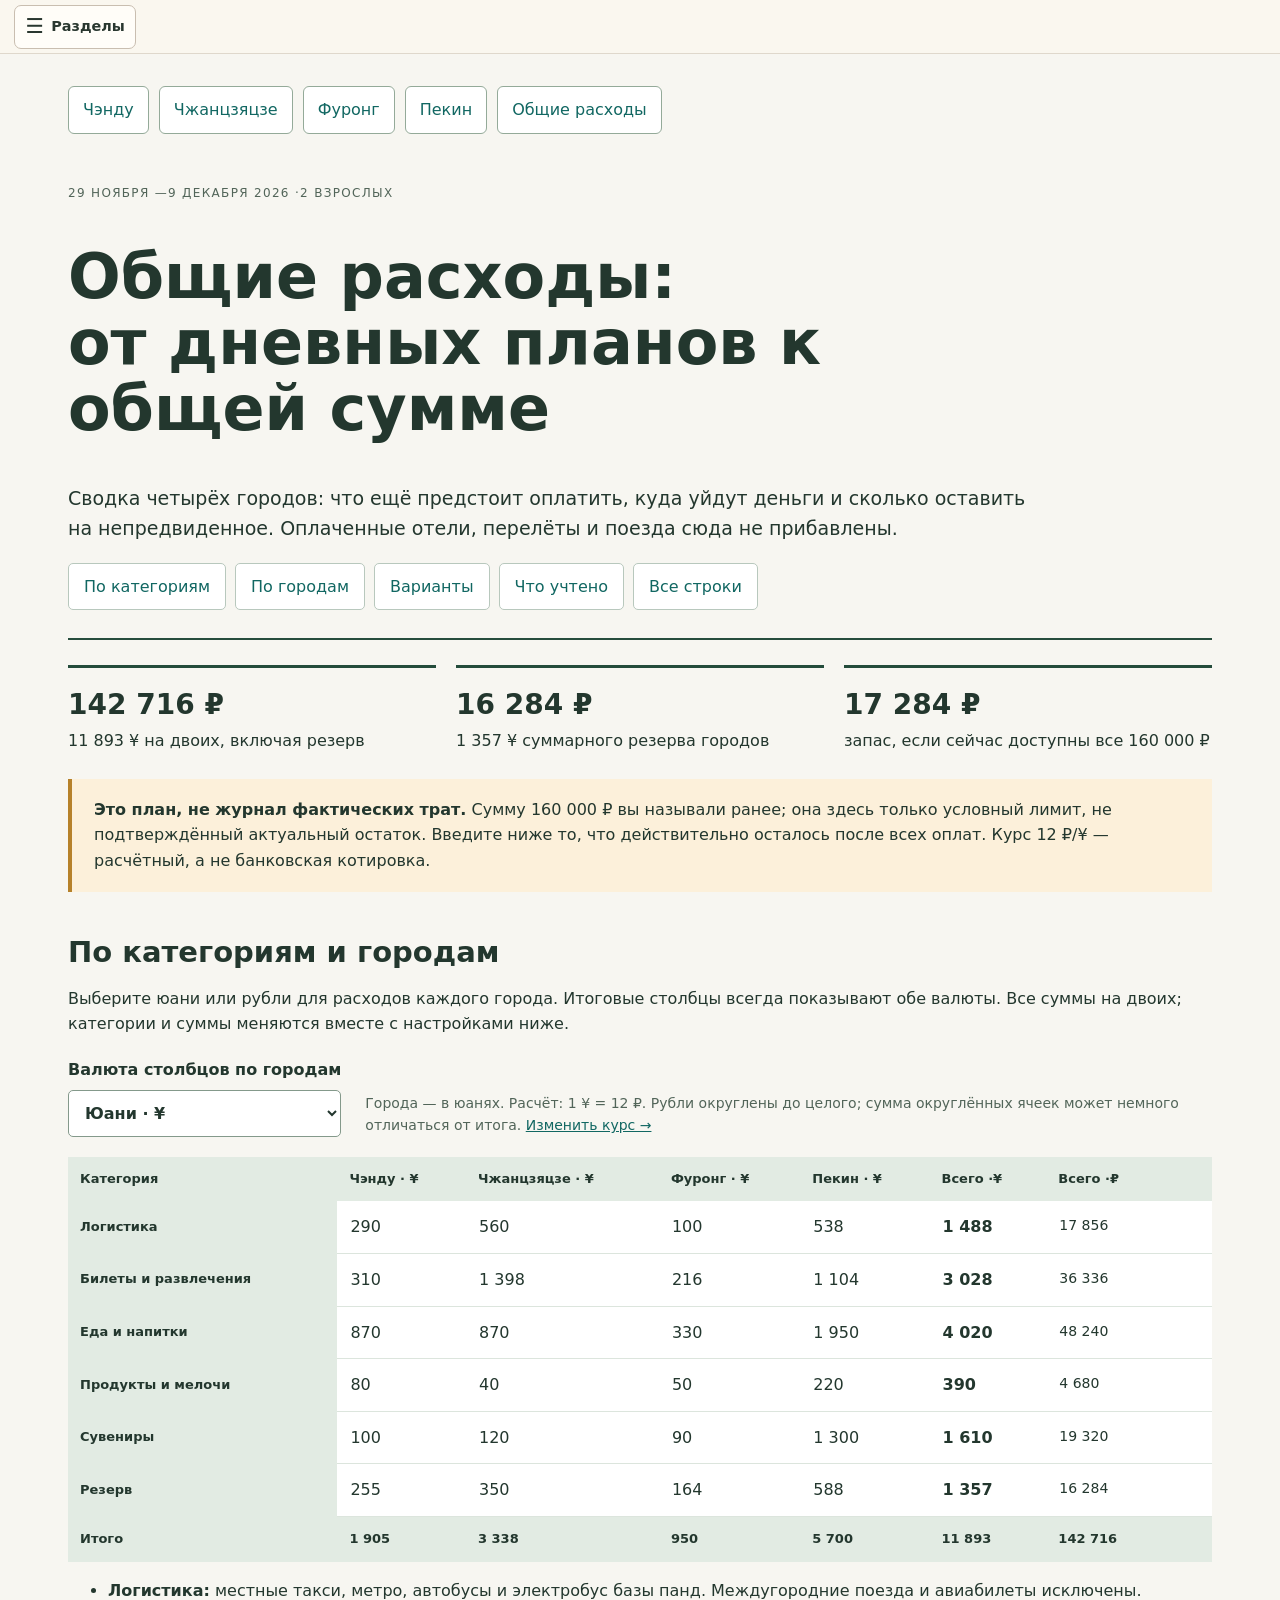
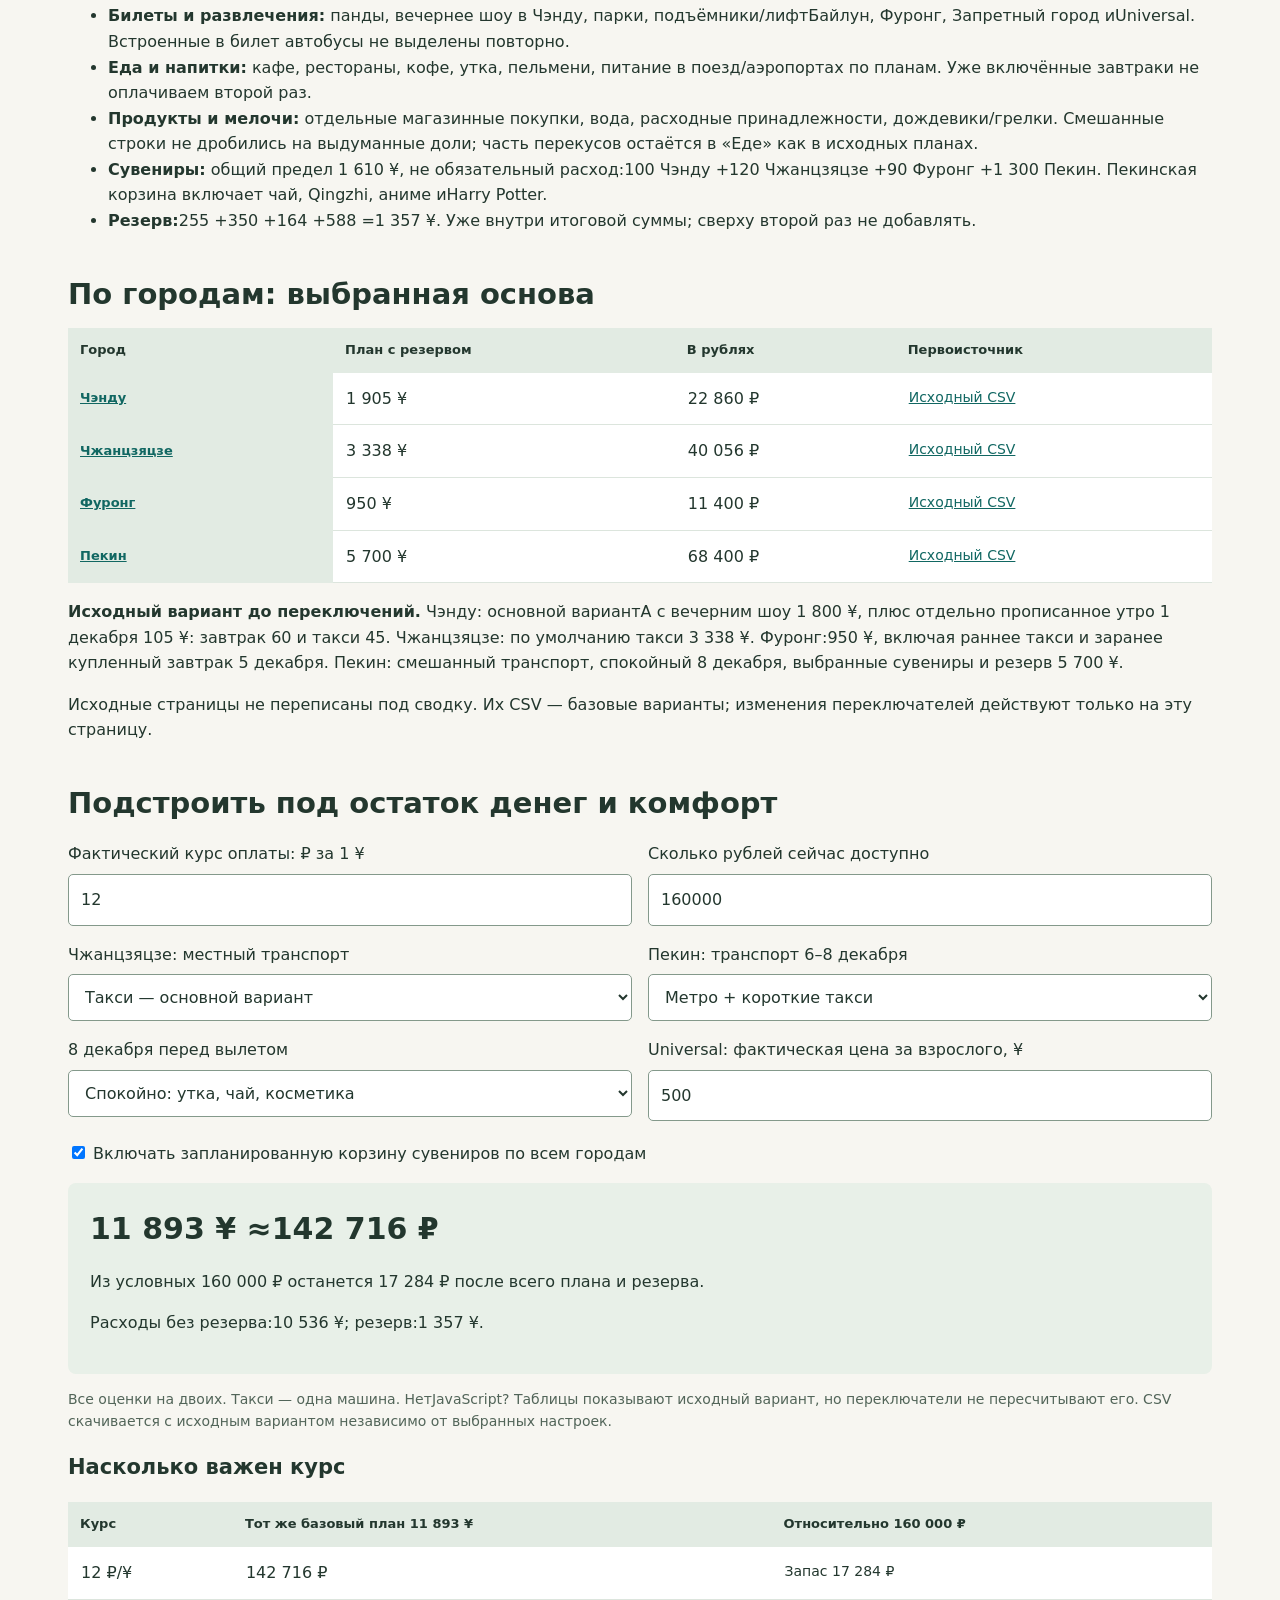
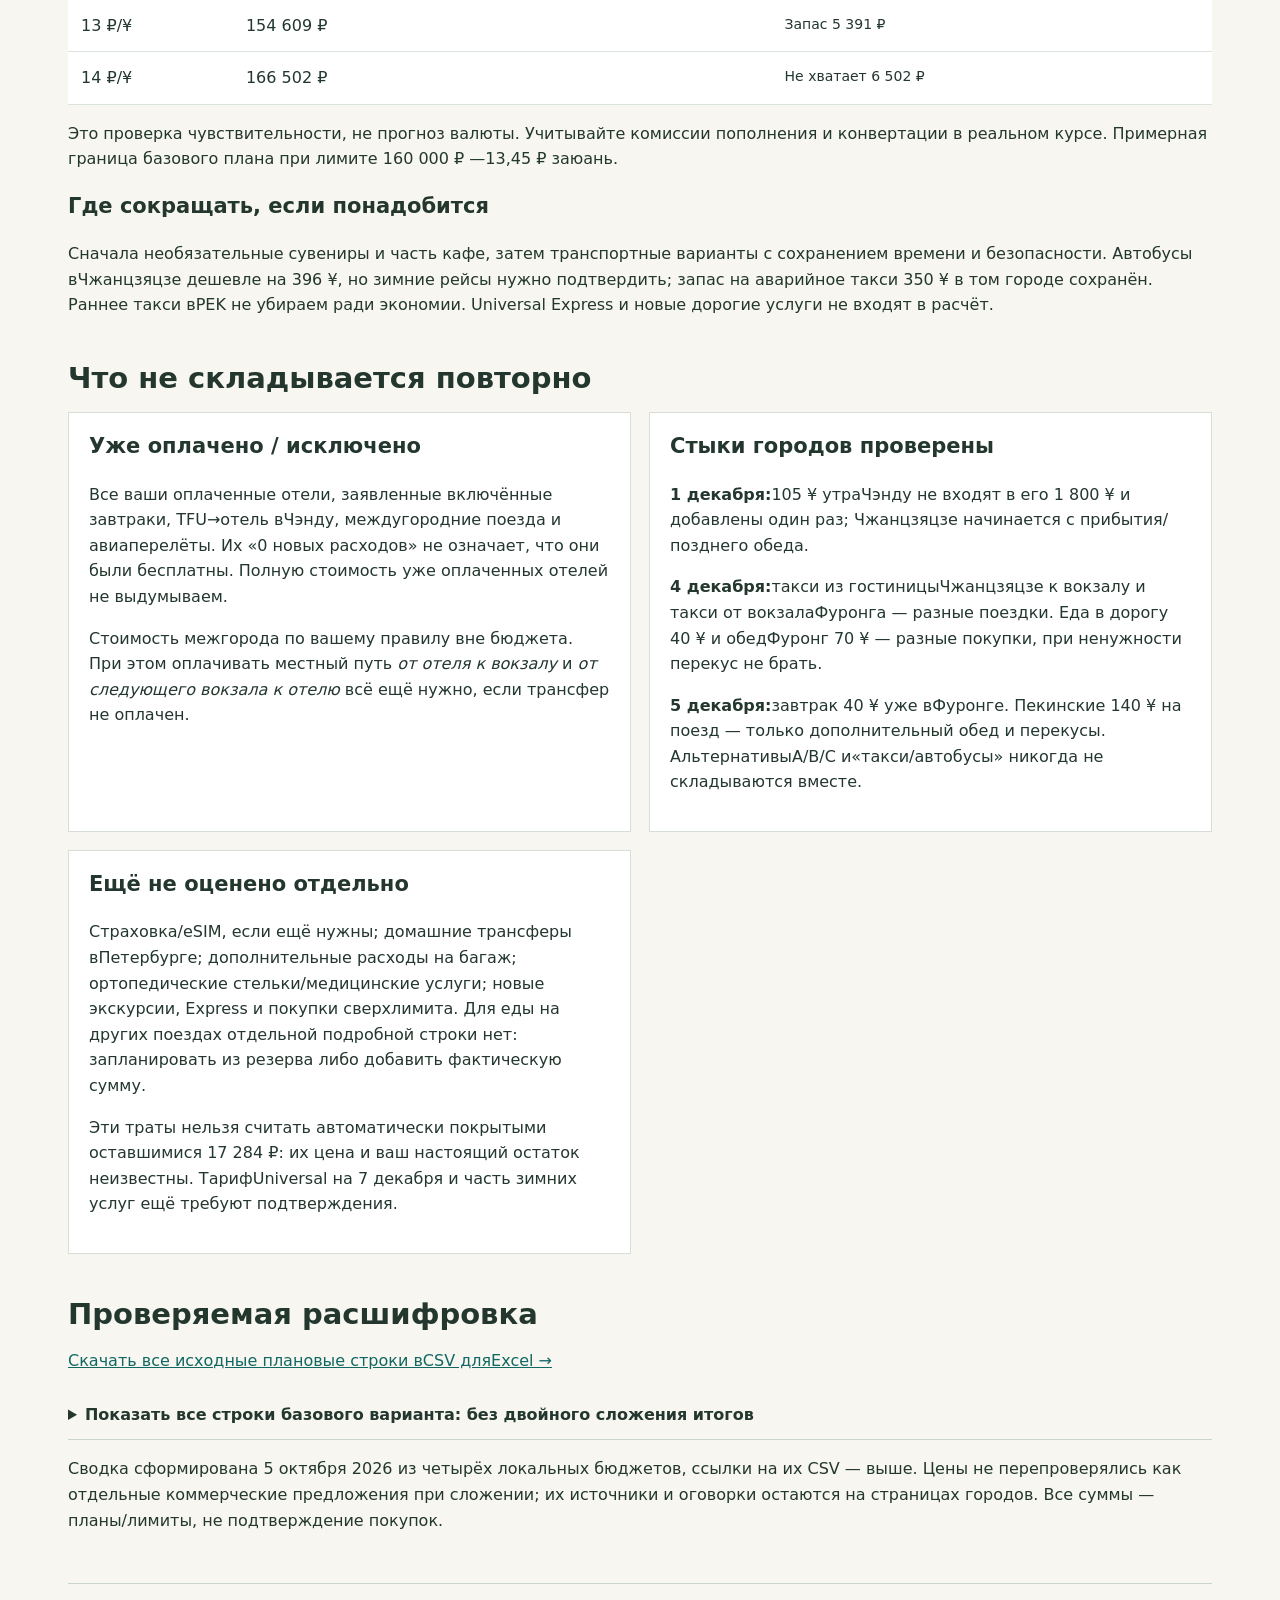
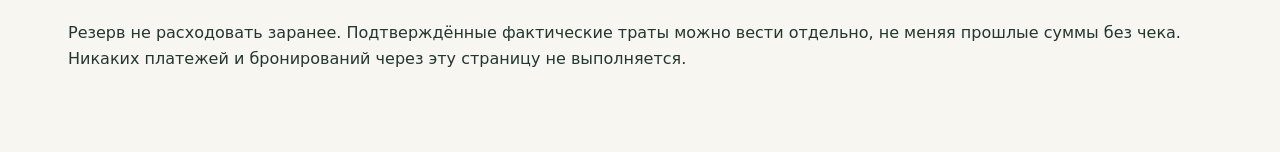
<file: expenses-2026/expenses-guide.html>
<!doctype html><html lang="ru"><head><link rel="icon" href="data:,"><meta charset="utf-8"><meta name="viewport" content="width=device-width,initial-scale=1"><title>Общие расходы · Китай 2026 ·2 человека</title><style>
*{box-sizing:border-box}html{scroll-behavior:auto}body{margin:0;background:#f7f6f1;color:#23372e;font:16px/1.6 system-ui,-apple-system,"Segoe UI",sans-serif}main{max-width:1200px;margin:auto;padding:32px 28px 65px}a{color:#116762}header{padding:14px 0 28px;border-bottom:2px solid #264d3d}h1{font-size:clamp(34px,6vw,62px);line-height:1.06;font-weight:650;max-width:950px}h2{font-size:29px;line-height:1.25;margin:0 0 16px}h3{font-size:21px;line-height:1.3}.eyebrow{font-size:12px;letter-spacing:.11em;text-transform:uppercase;color:#526559}.lead{font-size:19px;max-width:980px}nav,.modebar,.day-labels{display:flex;gap:9px;flex-wrap:wrap}nav a,.modebar label,.day-labels label{background:#fff;border:1px solid #b8c8bd;padding:10px 15px;border-radius:5px;text-decoration:none;cursor:pointer;min-height:44px}.modebar{margin:24px 0}.switch{position:absolute;width:1px;height:1px;opacity:0}#mode-taxi:checked~.content .mode-bus,#mode-bus:checked~.content .mode-taxi{display:none}#mode-taxi:checked~.modebar label[for=mode-taxi],#mode-bus:checked~.modebar label[for=mode-bus],#day0:checked~.day-labels label[for=day0],#day1:checked~.day-labels label[for=day1],#day2:checked~.day-labels label[for=day2],#day3:checked~.day-labels label[for=day3]{background:#244c3b;color:#fff}.switch:focus-visible+label{outline:3px solid #b67c20}section{margin:42px 0;scroll-margin-top:16px}.day-labels{margin:15px 0 24px}.day-panel{display:none}#day0:checked~.panel-0,#day1:checked~.panel-1,#day2:checked~.panel-2,#day3:checked~.panel-3{display:block}.map{display:block;width:100%;height:auto;border:1px solid #b8c8bd;margin:16px 0}.notice{padding:18px 22px;background:#e8eee7;border-left:4px solid #417057;margin:22px 0}.warning{background:#fcf0da;border-color:#b6812a}.cards{display:grid;grid-template-columns:1fr 1fr;gap:18px}.card{padding:20px;background:white;border:1px solid #d5dfd5}.card h3{margin-top:0}.small,small{font-size:13px;color:#526559;line-height:1.5}small{display:block}table{border-collapse:collapse;width:100%;background:white}th{text-align:left;background:#e2ebe3;font-size:13px;padding:12px}td{padding:13px;border-bottom:1px solid #dce5dd;vertical-align:top}td.time{font-weight:650;min-width:145px}td p{margin:7px 0 0;font-size:14px;line-height:1.55}td:last-child{min-width:120px;font-size:14px}.table-wrap{overflow-x:auto}.photos{display:grid;grid-template-columns:repeat(3,1fr);gap:18px;margin-top:28px}figure{margin:0}.photos img{width:100%;height:210px;object-fit:cover;border-radius:5px}figcaption{font-size:12px;line-height:1.5;margin:8px 0 14px;color:#526559}figcaption strong{font-size:16px;color:#23372e}details{border-bottom:1px solid #cbd7cd;padding:12px 0}summary{cursor:pointer;font-weight:600}.big{font-size:clamp(25px,4vw,38px);font-weight:700;margin:10px 0}.controls{display:flex;gap:20px;flex-wrap:wrap}.controls label{font-size:14px;display:grid;gap:4px}.controls input{width:160px;padding:9px;font:inherit}.cn{background:white;padding:12px;border:1px solid #cbd7cd;overflow-wrap:anywhere}.pill{font-size:13px;background:#e8eee7;border-radius:20px;padding:4px 10px;display:inline-block}.source-list{font-size:14px}.source-list li{margin:10px 0}footer{margin-top:50px;border-top:1px solid #cbd7cd;padding-top:20px}.print-only{display:none}@media(max-width:650px){main{padding:20px 16px 45px}.cards,.photos{grid-template-columns:1fr}.photos img{height:230px}h2{font-size:25px}.lead{font-size:17px}.modebar label,.day-labels label{flex:1;text-align:center;padding:10px;font-size:14px}.table-wrap table{min-width:610px}section{margin:32px 0}.notice{padding:15px}td{padding:10px}}@media print{.day-panel{display:block}main{max-width:none}nav,.modebar,.day-labels,.controls{display:none}.print-only{display:block}.map{max-height:650px;object-fit:contain}.day-panel{break-before:page}details>img{display:block}}
.factgrid{display:grid;grid-template-columns:repeat(3,1fr);gap:20px;margin:25px 0}.factgrid>div{border-top:3px solid #244c3b;padding-top:15px}.factgrid strong{display:block;font-size:28px}.table-wrap{overflow:auto}.table-wrap table{min-width:730px}.table-wrap th,.table-wrap td{white-space:normal}.table-wrap td:not(:first-child){font-variant-numeric:tabular-nums}.filters{display:grid;grid-template-columns:repeat(2,minmax(0,1fr));gap:16px;margin:20px 0}.filters label{display:flex;flex-direction:column;gap:7px}.filters input,.filters select{padding:12px;font:inherit;max-width:100%;width:100%;border:1px solid #84998b;border-radius:5px;background:white;color:#23372e}.filters select{font-size:16px}.bigresult{padding:22px;background:#e8f0e8;border-radius:8px}.bigresult strong{font-size:30px;display:block}.overspend{background:#fff0e8;color:#962e13}.detail-rows td{font-size:14px}.source-list li{margin:10px 0}.small-note{font-size:14px;color:#526559}@media(max-width:650px){.factgrid,.filters{grid-template-columns:1fr}.factgrid strong{font-size:26px}}.currency-control{display:flex;flex-wrap:wrap;align-items:end;gap:12px 24px;margin:20px 0}.currency-control label{display:flex;flex-direction:column;gap:7px;max-width:100%;font-weight:600}.currency-control select{padding:12px;font:inherit;border:1px solid #84998b;border-radius:5px;background:white;color:#23372e;max-width:100%}.currency-control p{flex:1 1 250px;margin:0}.currency-control select:focus-visible{outline:3px solid #244c3b;outline-offset:3px}</style><link rel="stylesheet" href="../assets/trip-ui/section-menu.css">
<script defer src="../assets/trip-ui/section-menu.js"></script>
</head><body>
<div class="trip-section-bar" hidden><button type="button" class="trip-section-toggle" aria-haspopup="dialog" aria-controls="trip-sections-dialog" aria-expanded="false"><span aria-hidden="true">&#9776;</span><span>Разделы</span></button></div>
<dialog class="trip-section-dialog" id="trip-sections-dialog" aria-labelledby="trip-sections-title">
  <div class="trip-section-drawer">
    <div class="trip-section-drawer-title"><h2 id="trip-sections-title">Разделы страницы</h2><button class="trip-section-close" type="button" aria-label="Закрыть меню" autofocus>&times;</button></div>
    <nav aria-labelledby="trip-sections-title"><ul class="trip-section-list">
      <li><a href="#categories">Расходы по категориям</a></li>
      <li><a href="#cities">Расходы по городам</a></li>
      <li><a href="#choices">Калькулятор</a></li>
      <li><a href="#scope">Что включено</a></li>
      <li><a href="#details">Подробный расчёт</a></li>
    </ul></nav>
  </div>
</dialog><main><nav aria-label="Города путешествия" style="display:flex;gap:10px;flex-wrap:wrap;margin:0 0 24px"><a href="../chengdu-2026/chengdu-guide.html" style="padding:10px 14px;border:1px solid #94aa99;border-radius:6px;text-decoration:none;background:white">Чэнду</a><a href="../zhangjiajie-2026/zhangjiajie-guide.html" style="padding:10px 14px;border:1px solid #94aa99;border-radius:6px;text-decoration:none;background:white">Чжанцзяцзе</a><a href="../furong-2026/furong-guide.html" style="padding:10px 14px;border:1px solid #94aa99;border-radius:6px;text-decoration:none;background:white">Фуронг</a><a href="../beijing-2026/beijing-guide.html" style="padding:10px 14px;border:1px solid #94aa99;border-radius:6px;text-decoration:none;background:white">Пекин</a><a href="../expenses-2026/expenses-guide.html" style="padding:10px 14px;border:1px solid #94aa99;border-radius:6px;text-decoration:none;background:white">Общие расходы</a></nav>
<header><p class="eyebrow">29 НОЯБРЯ —9 ДЕКАБРЯ 2026 ·2 ВЗРОСЛЫХ</p><h1>Общие расходы:<br>от дневных планов к общей сумме</h1><p class="lead">Сводка четырёх городов: что ещё предстоит оплатить, куда уйдут деньги и сколько оставить на непредвиденное. Оплаченные отели, перелёты и поезда сюда не прибавлены.</p><nav><a href="#categories">По категориям</a><a href="#cities">По городам</a><a href="#choices">Варианты</a><a href="#scope">Что учтено</a><a href="#details">Все строки</a></nav></header>
<div class="factgrid"><div><strong id="hero-total">142 716 ₽</strong><span id="hero-total-note">11 893 ¥ на двоих, включая резерв</span></div><div><strong id="hero-reserve">16 284 ₽</strong>1 357 ¥ суммарного резерва городов</div><div><strong id="hero-balance">17 284 ₽</strong><span id="hero-balance-note">запас, если сейчас доступны все 160 000 ₽</span></div></div>
<div class="notice warning"><strong>Это план, не журнал фактических трат.</strong> Сумму 160 000 ₽ вы называли ранее; она здесь только условный лимит, не подтверждённый актуальный остаток. Введите ниже то, что действительно осталось после всех оплат. Курс 12 ₽/¥ — расчётный, а не банковская котировка.</div>
<section id="categories"><h2>По категориям и городам</h2><p>Выберите юани или рубли для расходов каждого города. Итоговые столбцы всегда показывают обе валюты. Все суммы на двоих; категории и суммы меняются вместе с настройками ниже.</p><div class="currency-control"><label for="matrix-currency">Валюта столбцов по городам<select id="matrix-currency" disabled aria-describedby="matrix-note"><option value="CNY">Юани · ¥</option><option value="RUB">Рубли · ₽</option></select></label><p class="small-note" id="matrix-note" aria-live="polite">Города — в юанях. Пересчёт итогов: 1 ¥ = 12 ₽. <a href="#choices">Изменить курс →</a></p></div><noscript><p>Для переключения валюты включите JavaScript. Итоги в рублях и исходный CSV доступны и без него.</p></noscript><div class="table-wrap"><table><thead><tr><th>Категория</th><th data-city-heading="Чэнду">Чэнду ·¥</th><th data-city-heading="Чжанцзяцзе">Чжанцзяцзе ·¥</th><th data-city-heading="Фуронг">Фуронг ·¥</th><th data-city-heading="Пекин">Пекин ·¥</th><th>Всего ·¥</th><th>Всего ·₽</th></tr></thead><tbody id="category-rows"><tr><th>Логистика</th><td>290</td><td>560</td><td>100</td><td>538</td><td><b>1 488</b></td><td>17 856</td></tr><tr><th>Билеты и развлечения</th><td>310</td><td>1 398</td><td>216</td><td>1 104</td><td><b>3 028</b></td><td>36 336</td></tr><tr><th>Еда и напитки</th><td>870</td><td>870</td><td>330</td><td>1 950</td><td><b>4 020</b></td><td>48 240</td></tr><tr><th>Продукты и мелочи</th><td>80</td><td>40</td><td>50</td><td>220</td><td><b>390</b></td><td>4 680</td></tr><tr><th>Сувениры</th><td>100</td><td>120</td><td>90</td><td>1 300</td><td><b>1 610</b></td><td>19 320</td></tr><tr><th>Резерв</th><td>255</td><td>350</td><td>164</td><td>588</td><td><b>1 357</b></td><td>16 284</td></tr></tbody><tfoot><tr><th>Итого</th><th data-city-total="Чэнду">1 905</th><th data-city-total="Чжанцзяцзе">3 338</th><th data-city-total="Фуронг">950</th><th data-city-total="Пекин">5 700</th><th id="matrix-total">11 893</th><th id="matrix-rub">142 716</th></tr></tfoot></table></div>
<ul><li><strong>Логистика:</strong> местные такси, метро, автобусы и электробус базы панд. Междугородние поезда и авиабилеты исключены.</li><li><strong>Билеты и развлечения:</strong> панды, вечернее шоу в Чэнду, парки, подъёмники/лифтБайлун, Фуронг, Запретный город иUniversal. Встроенные в билет автобусы не выделены повторно.</li><li><strong>Еда и напитки:</strong> кафе, рестораны, кофе, утка, пельмени, питание в поезд/аэропортах по планам. Уже включённые завтраки не оплачиваем второй раз.</li><li><strong>Продукты и мелочи:</strong> отдельные магазинные покупки, вода, расходные принадлежности, дождевики/грелки. Смешанные строки не дробились на выдуманные доли; часть перекусов остаётся в «Еде» как в исходных планах.</li><li><strong>Сувениры:</strong> общий предел 1 610 ¥, не обязательный расход:100 Чэнду +120 Чжанцзяцзе +90 Фуронг +1 300 Пекин. Пекинская корзина включает чай, Qingzhi, аниме иHarry Potter.</li><li><strong>Резерв:</strong>255 +350 +164 +588 =1 357 ¥. Уже внутри итоговой суммы; сверху второй раз не добавлять.</li></ul></section>
<section id="cities"><h2>По городам: выбранная основа</h2><div class="table-wrap"><table><thead><tr><th>Город</th><th>План с резервом</th><th>В рублях</th><th>Первоисточник</th></tr></thead><tbody id="city-rows"><tr><th><a href="../chengdu-2026/chengdu-guide.html">Чэнду</a></th><td>1 905 ¥</td><td>22 860 ₽</td><td><a href="../chengdu-2026/budget.csv">Исходный CSV</a></td></tr><tr><th><a href="../zhangjiajie-2026/zhangjiajie-guide.html">Чжанцзяцзе</a></th><td>3 338 ¥</td><td>40 056 ₽</td><td><a href="../zhangjiajie-2026/budget.csv">Исходный CSV</a></td></tr><tr><th><a href="../furong-2026/furong-guide.html">Фуронг</a></th><td>950 ¥</td><td>11 400 ₽</td><td><a href="../furong-2026/budget.csv">Исходный CSV</a></td></tr><tr><th><a href="../beijing-2026/beijing-guide.html">Пекин</a></th><td>5 700 ¥</td><td>68 400 ₽</td><td><a href="../beijing-2026/budget.csv">Исходный CSV</a></td></tr></tbody></table></div>
<p><strong>Исходный вариант до переключений.</strong> Чэнду: основной вариантA с вечерним шоу 1 800 ¥, плюс отдельно прописанное утро 1 декабря 105 ¥: завтрак 60 и такси 45. Чжанцзяцзе: по умолчанию такси 3 338 ¥. Фуронг:950 ¥, включая раннее такси и заранее купленный завтрак 5 декабря. Пекин: смешанный транспорт, спокойный 8 декабря, выбранные сувениры и резерв 5 700 ¥.</p>
<p>Исходные страницы не переписаны под сводку. Их CSV — базовые варианты; изменения переключателей действуют только на эту страницу.</p></section>
<section id="choices"><h2>Подстроить под остаток денег и комфорт</h2><div class="filters"><label>Фактический курс оплаты: ₽ за 1 ¥<input id="rate" type="number" min="0.1" step="0.01" value="12"></label><label>Сколько рублей сейчас доступно<input id="available" type="number" min="0" step="100" value="160000"></label><label>Чжанцзяцзе: местный транспорт<select id="zjj"><option value="taxi">Такси — основной вариант</option><option value="bus">Автобусы + такси после парка (−396 ¥)</option></select></label><label>Пекин: транспорт 6–8 декабря<select id="bjtaxi"><option value="mixed">Метро + короткие такси</option><option value="taxi">В основном такси (+732 ¥)</option></select></label><label>8 декабря перед вылетом<select id="lastday"><option value="compact">Спокойно: утка, чай, косметика</option><option value="hotel">Полностью у отеля: без этих покупок</option></select></label><label>Universal: фактическая цена за взрослого, ¥<input id="ticket" type="number" min="0" step="1" value="500"></label></div>
<p><label><input type="checkbox" id="gifts" checked> Включать запланированную корзину сувениров по всем городам</label></p>
<div id="resultbox" class="bigresult" aria-live="polite"><strong id="result">11 893 ¥ ≈142 716 ₽</strong><p id="balance">Из условных 160 000 ₽ останется 17 284 ₽ после всего плана и резерва.</p><p id="split">Расходы без резерва:10 536 ¥; резерв:1 357 ¥.</p></div>
<p class="small-note">Все оценки на двоих. Такси — одна машина. НетJavaScript? Таблицы показывают исходный вариант, но переключатели не пересчитывают его. CSV скачивается с исходным вариантом независимо от выбранных настроек.</p>
<h3>Насколько важен курс</h3><div class="table-wrap"><table><thead><tr><th>Курс</th><th>Тот же базовый план 11 893 ¥</th><th>Относительно 160 000 ₽</th></tr></thead><tbody><tr><td>12 ₽/¥</td><td>142 716 ₽</td><td>Запас 17 284 ₽</td></tr><tr><td>13 ₽/¥</td><td>154 609 ₽</td><td>Запас 5 391 ₽</td></tr><tr><td>14 ₽/¥</td><td>166 502 ₽</td><td>Не хватает 6 502 ₽</td></tr></tbody></table></div><p>Это проверка чувствительности, не прогноз валюты. Учитывайте комиссии пополнения и конвертации в реальном курсе. Примерная граница базового плана при лимите 160 000 ₽ —13,45 ₽ заюань.</p>
<h3>Где сокращать, если понадобится</h3><p>Сначала необязательные сувениры и часть кафе, затем транспортные варианты с сохранением времени и безопасности. Автобусы вЧжанцзяцзе дешевле на 396 ¥, но зимние рейсы нужно подтвердить; запас на аварийное такси 350 ¥ в том городе сохранён. Раннее такси вPEK не убираем ради экономии. Universal Express и новые дорогие услуги не входят в расчёт.</p></section>
<section id="scope"><h2>Что не складывается повторно</h2><div class="cards"><div class="card"><h3>Уже оплачено / исключено</h3><p>Все ваши оплаченные отели, заявленные включённые завтраки, TFU→отель вЧэнду, междугородние поезда и авиаперелёты. Их «0 новых расходов» не означает, что они были бесплатны. Полную стоимость уже оплаченных отелей не выдумываем.</p><p>Стоимость межгорода по вашему правилу вне бюджета. При этом оплачивать местный путь <em>от отеля к вокзалу</em> и <em>от следующего вокзала к отелю</em> всё ещё нужно, если трансфер не оплачен.</p></div><div class="card"><h3>Стыки городов проверены</h3><p><strong>1 декабря:</strong>105 ¥ утраЧэнду не входят в его 1 800 ¥ и добавлены один раз; Чжанцзяцзе начинается с прибытия/позднего обеда.</p><p><strong>4 декабря:</strong>такси из гостиницыЧжанцзяцзе к вокзалу и такси от вокзалаФуронга — разные поездки. Еда в дорогу 40 ¥ и обедФуронг 70 ¥ — разные покупки, при ненужности перекус не брать.</p><p><strong>5 декабря:</strong>завтрак 40 ¥ уже вФуронге. Пекинские 140 ¥ на поезд — только дополнительный обед и перекусы. АльтернативыA/B/C и«такси/автобусы» никогда не складываются вместе.</p></div><div class="card"><h3>Ещё не оценено отдельно</h3><p>Страховка/eSIM, если ещё нужны; домашние трансферы вПетербурге; дополнительные расходы на багаж; ортопедические стельки/медицинские услуги; новые экскурсии, Express и покупки сверхлимита. Для еды на других поездах отдельной подробной строки нет: запланировать из резерва либо добавить фактическую сумму.</p><p>Эти траты нельзя считать автоматически покрытыми оставшимися 17 284 ₽: их цена и ваш настоящий остаток неизвестны. ТарифUniversal на 7 декабря и часть зимних услуг ещё требуют подтверждения.</p></div></div></section>
<section id="details"><h2>Проверяемая расшифровка</h2><p><a href="budget.csv" download>Скачать все исходные плановые строки вCSV дляExcel →</a></p><details><summary>Показать все строки базового варианта: без двойного сложения итогов</summary><div class="table-wrap"><table class="detail-rows"><thead><tr><th>Город</th><th>Когда</th><th>Категория</th><th>Расход</th><th>¥ /2</th></tr></thead><tbody><tr><td>Чэнду</td><td>29 ноября</td><td>Еда и напитки</td><td>Лёгкий обед</td><td>110</td></tr><tr><td>Чэнду</td><td>29 ноября</td><td>Продукты и мелочи</td><td>Магазин: вода и принадлежности</td><td>80</td></tr><tr><td>Чэнду</td><td>29 ноября</td><td>Еда и напитки</td><td>Кафе/чай и десерт</td><td>60</td></tr><tr><td>Чэнду</td><td>29 ноября</td><td>Еда и напитки</td><td>Ужин</td><td>120</td></tr><tr><td>Чэнду</td><td>30 ноября</td><td>Еда и напитки</td><td>Завтрак в Starbucks</td><td>110</td></tr><tr><td>Чэнду</td><td>30 ноября</td><td>Логистика</td><td>Такси 339 → южный вход базы</td><td>65</td></tr><tr><td>Чэнду</td><td>30 ноября</td><td>Билеты и развлечения</td><td>Два входных билета к пандам</td><td>110</td></tr><tr><td>Чэнду</td><td>30 ноября</td><td>Логистика</td><td>Электробус внутри базы, опция включена в план</td><td>60</td></tr><tr><td>Чэнду</td><td>30 ноября</td><td>Еда и напитки</td><td>Перекус на базе</td><td>40</td></tr><tr><td>Чэнду</td><td>30 ноября</td><td>Сувениры</td><td>Сувениры за весь день</td><td>100</td></tr><tr><td>Чэнду</td><td>30 ноября</td><td>Логистика</td><td>Такси база → центр</td><td>70</td></tr><tr><td>Чэнду</td><td>30 ноября</td><td>Еда и напитки</td><td>Обед Longchaoshou</td><td>90</td></tr><tr><td>Чэнду</td><td>30 ноября</td><td>Еда и напитки</td><td>Чай/кофе Taikoo Li</td><td>60</td></tr><tr><td>Чэнду</td><td>30 ноября</td><td>Еда и напитки</td><td>Хотпот Xiaolongkan</td><td>220</td></tr><tr><td>Чэнду</td><td>30 ноября</td><td>Логистика</td><td>Такси центр → Liyuan</td><td>25</td></tr><tr><td>Чэнду</td><td>30 ноября</td><td>Билеты и развлечения</td><td>Liyuan, два обычных места — оценка</td><td>200</td></tr><tr><td>Чэнду</td><td>30 ноября</td><td>Логистика</td><td>Такси Liyuan → отель</td><td>25</td></tr><tr><td>Чэнду</td><td>1 декабря</td><td>Еда и напитки</td><td>Завтрак перед отъездом</td><td>60</td></tr><tr><td>Чэнду</td><td>1 декабря</td><td>Логистика</td><td>Такси отель → вокзал</td><td>45</td></tr><tr><td>Чэнду</td><td></td><td>Резерв</td><td>Резерв Чэнду</td><td>255</td></tr><tr><td>Чжанцзяцзе</td><td>1 декабря</td><td>Еда и напитки</td><td>Поздний обед</td><td>70</td></tr><tr><td>Чжанцзяцзе</td><td>1 декабря</td><td>Еда и напитки</td><td>Ужин</td><td>140</td></tr><tr><td>Чжанцзяцзе</td><td>1 декабря</td><td>Еда и напитки</td><td>Вода и перекусы</td><td>60</td></tr><tr><td>Чжанцзяцзе</td><td>1 декабря</td><td>Продукты и мелочи</td><td>Дождевики / грелки</td><td>40</td></tr><tr><td>Чжанцзяцзе</td><td>2 декабря</td><td>Билеты и развлечения</td><td>Лесной парк + внутренние автобусы: 2 × 236</td><td>472</td></tr><tr><td>Чжанцзяцзе</td><td>2 декабря</td><td>Билеты и развлечения</td><td>Янцзяцзе: только подъём, 2 × 76</td><td>152</td></tr><tr><td>Чжанцзяцзе</td><td>2 декабря</td><td>Билеты и развлечения</td><td>Байлун: только спуск, 2 × 65</td><td>130</td></tr><tr><td>Чжанцзяцзе</td><td>2 декабря</td><td>Еда и напитки</td><td>Обед в парке</td><td>100</td></tr><tr><td>Чжанцзяцзе</td><td>2 декабря</td><td>Еда и напитки</td><td>Ужин</td><td>140</td></tr><tr><td>Чжанцзяцзе</td><td>2 декабря</td><td>Еда и напитки</td><td>Напитки / перекус</td><td>40</td></tr><tr><td>Чжанцзяцзе</td><td>2 декабря</td><td>Сувениры</td><td>Сувениры</td><td>120</td></tr><tr><td>Чжанцзяцзе</td><td>3 декабря</td><td>Билеты и развлечения</td><td>Тяньмэнь: пакет C, 2 × 285</td><td>570</td></tr><tr><td>Чжанцзяцзе</td><td>3 декабря</td><td>Билеты и развлечения</td><td>Нижний эскалатор вверх: 2 × 32</td><td>64</td></tr><tr><td>Чжанцзяцзе</td><td>3 декабря</td><td>Билеты и развлечения</td><td>Бахилы для одного стеклянного участка: 2 × 5</td><td>10</td></tr><tr><td>Чжанцзяцзе</td><td>3 декабря</td><td>Еда и напитки</td><td>Обед / набор с собой</td><td>80</td></tr><tr><td>Чжанцзяцзе</td><td>3 декабря</td><td>Еда и напитки</td><td>Ужин</td><td>160</td></tr><tr><td>Чжанцзяцзе</td><td>3 декабря</td><td>Еда и напитки</td><td>Чай / кофе</td><td>40</td></tr><tr><td>Чжанцзяцзе</td><td>4 декабря</td><td>Еда и напитки</td><td>Еда и вода в дорогу</td><td>40</td></tr><tr><td>Чжанцзяцзе</td><td>1 декабря</td><td>Логистика</td><td>Вокзал West → отель, машина</td><td>100</td></tr><tr><td>Чжанцзяцзе</td><td>2 декабря</td><td>Логистика</td><td>Отель → южный вход</td><td>20</td></tr><tr><td>Чжанцзяцзе</td><td>2 декабря</td><td>Логистика</td><td>Восточный вход → отель, такси</td><td>80</td></tr><tr><td>Чжанцзяцзе</td><td>3 декабря</td><td>Логистика</td><td>Отель → Тяньмэнь, городской нижний терминал</td><td>130</td></tr><tr><td>Чжанцзяцзе</td><td>3 декабря</td><td>Логистика</td><td>Центр → отель</td><td>130</td></tr><tr><td>Чжанцзяцзе</td><td>4 декабря</td><td>Логистика</td><td>Отель → вокзал West</td><td>100</td></tr><tr><td>Чжанцзяцзе</td><td></td><td>Резерв</td><td>Резерв Чжанцзяцзе</td><td>350</td></tr><tr><td>Фуронг</td><td>04.12</td><td>Логистика</td><td>Такси вокзал → вход</td><td>40</td></tr><tr><td>Фуронг</td><td>04.12</td><td>Билеты и развлечения</td><td>Вход в Фуронг</td><td>216</td></tr><tr><td>Фуронг</td><td>04.12</td><td>Еда и напитки</td><td>Обед: рисовый тофу и горячее</td><td>70</td></tr><tr><td>Фуронг</td><td>04.12</td><td>Еда и напитки</td><td>Ужин: хунаньская кухня</td><td>160</td></tr><tr><td>Фуронг</td><td>04.12</td><td>Еда и напитки</td><td>Вечерний чай / кафе</td><td>60</td></tr><tr><td>Фуронг</td><td>04.12</td><td>Продукты и мелочи</td><td>Вода и перекусы на прогулку</td><td>50</td></tr><tr><td>Фуронг</td><td>04.12</td><td>Еда и напитки</td><td>Купить завтрак на 5 декабря</td><td>40</td></tr><tr><td>Фуронг</td><td>04.12</td><td>Сувениры</td><td>Небольшие сувениры</td><td>90</td></tr><tr><td>Фуронг</td><td>05.12</td><td>Логистика</td><td>Раннее такси вход → вокзал</td><td>60</td></tr><tr><td>Фуронг</td><td></td><td>Резерв</td><td>Дополнительный запас</td><td>164</td></tr><tr><td>Пекин</td><td>05.12</td><td>Еда и напитки</td><td>Дополнительно в поезд: обед и перекусы</td><td>140</td></tr><tr><td>Пекин</td><td>05.12</td><td>Логистика</td><td>Такси Пекин-Запад → отель</td><td>180</td></tr><tr><td>Пекин</td><td>05.12</td><td>Еда и напитки</td><td>Ужин у отеля</td><td>120</td></tr><tr><td>Пекин</td><td>05.12</td><td>Продукты и мелочи</td><td>Вода и запас для прогулок</td><td>70</td></tr><tr><td>Пекин</td><td>06.12</td><td>Логистика</td><td>Метро в центр и обратно</td><td>28</td></tr><tr><td>Пекин</td><td>06.12</td><td>Логистика</td><td>Два коротких такси в центре</td><td>60</td></tr><tr><td>Пекин</td><td>06.12</td><td>Билеты и развлечения</td><td>Запретный город + Сокровищница</td><td>100</td></tr><tr><td>Пекин</td><td>06.12</td><td>Билеты и развлечения</td><td>Парк Цзиншань</td><td>4</td></tr><tr><td>Пекин</td><td>06.12</td><td>Еда и напитки</td><td>Обед / сытный перекус во дворце</td><td>100</td></tr><tr><td>Пекин</td><td>06.12</td><td>Еда и напитки</td><td>Пельмени Xijiade</td><td>140</td></tr><tr><td>Пекин</td><td>06.12</td><td>Еда и напитки</td><td>Кафе на Wangfujing</td><td>80</td></tr><tr><td>Пекин</td><td>06.12</td><td>Продукты и мелочи</td><td>Вода / перекус</td><td>30</td></tr><tr><td>Пекин</td><td>07.12</td><td>Логистика</td><td>Метро Universal туда-обратно</td><td>12</td></tr><tr><td>Пекин</td><td>07.12</td><td>Билеты и развлечения</td><td>Universal: вход на один день</td><td>1 000</td></tr><tr><td>Пекин</td><td>07.12</td><td>Еда и напитки</td><td>Three Broomsticks: обед</td><td>260</td></tr><tr><td>Пекин</td><td>07.12</td><td>Еда и напитки</td><td>Butterbeer / тематические напитки</td><td>100</td></tr><tr><td>Пекин</td><td>07.12</td><td>Еда и напитки</td><td>Ужин CityWalk</td><td>180</td></tr><tr><td>Пекин</td><td>07.12</td><td>Продукты и мелочи</td><td>Готовые перекусы / вода в парк</td><td>50</td></tr><tr><td>Пекин</td><td>08.12</td><td>Логистика</td><td>Метро до Qianmen и обратно</td><td>28</td></tr><tr><td>Пекин</td><td>08.12</td><td>Еда и напитки</td><td>Quanjude: пекинская утка</td><td>450</td></tr><tr><td>Пекин</td><td>08.12</td><td>Еда и напитки</td><td>Кафе и отдых в Дашилань</td><td>80</td></tr><tr><td>Пекин</td><td>08.12</td><td>Еда и напитки</td><td>Лёгкий ужин у отеля</td><td>100</td></tr><tr><td>Пекин</td><td>08.12</td><td>Продукты и мелочи</td><td>Перекус для раннего выезда</td><td>40</td></tr><tr><td>Пекин</td><td>09.12</td><td>Логистика</td><td>Предзаказ такси отель → PEK</td><td>230</td></tr><tr><td>Пекин</td><td>09.12</td><td>Еда и напитки</td><td>Завтрак в аэропорту / недостающая еда</td><td>60</td></tr><tr><td>Пекин</td><td>09.12</td><td>Еда и напитки</td><td>Обед в TFU при пересадке</td><td>140</td></tr><tr><td>Пекин</td><td>09.12</td><td>Продукты и мелочи</td><td>Вода / напитки после контроля</td><td>30</td></tr><tr><td>Пекин</td><td>06.12</td><td>Сувениры</td><td>Аниме-фигурка / официальный мерч</td><td>350</td></tr><tr><td>Пекин</td><td>07.12</td><td>Сувениры</td><td>Harry Potter: один общий лимит</td><td>450</td></tr><tr><td>Пекин</td><td>08.12</td><td>Сувениры</td><td>Чай Zhang Yiyuan</td><td>250</td></tr><tr><td>Пекин</td><td>08.12</td><td>Сувениры</td><td>Крем Qingzhi / гравировка</td><td>150</td></tr><tr><td>Пекин</td><td>08.12</td><td>Сувениры</td><td>Сладости / съедобные сувениры</td><td>100</td></tr><tr><td>Пекин</td><td></td><td>Резерв</td><td>Общий резерв</td><td>588</td></tr></tbody></table></div></details><p>Сводка сформирована 5 октября 2026 из четырёх локальных бюджетов, ссылки на их CSV — выше. Цены не перепроверялись как отдельные коммерческие предложения при сложении; их источники и оговорки остаются на страницах городов. Все суммы — планы/лимиты, не подтверждение покупок.</p></section><footer><p>Резерв не расходовать заранее. Подтверждённые фактические траты можно вести отдельно, не меняя прошлые суммы без чека. Никаких платежей и бронирований через эту страницу не выполняется.</p></footer>
</main><script>const DATA=[{"city": "Чэнду", "date": "29 ноября", "label": "Лёгкий обед", "cat": "Еда и напитки", "amount": 110, "note": "Плановая оценка", "source": "../chengdu-2026/budget.csv"}, {"city": "Чэнду", "date": "29 ноября", "label": "Магазин: вода и принадлежности", "cat": "Продукты и мелочи", "amount": 80, "note": "Плановая оценка", "source": "../chengdu-2026/budget.csv"}, {"city": "Чэнду", "date": "29 ноября", "label": "Кафе/чай и десерт", "cat": "Еда и напитки", "amount": 60, "note": "Плановая оценка", "source": "../chengdu-2026/budget.csv"}, {"city": "Чэнду", "date": "29 ноября", "label": "Ужин", "cat": "Еда и напитки", "amount": 120, "note": "Плановая оценка", "source": "../chengdu-2026/budget.csv"}, {"city": "Чэнду", "date": "30 ноября", "label": "Завтрак в Starbucks", "cat": "Еда и напитки", "amount": 110, "note": "Плановая оценка", "source": "../chengdu-2026/budget.csv"}, {"city": "Чэнду", "date": "30 ноября", "label": "Такси 339 → южный вход базы", "cat": "Логистика", "amount": 65, "note": "Плановая оценка", "source": "../chengdu-2026/budget.csv"}, {"city": "Чэнду", "date": "30 ноября", "label": "Два входных билета к пандам", "cat": "Билеты и развлечения", "amount": 110, "note": "Опубликованный тариф", "source": "../chengdu-2026/budget.csv"}, {"city": "Чэнду", "date": "30 ноября", "label": "Электробус внутри базы, опция включена в план", "cat": "Логистика", "amount": 60, "note": "Опубликованный тариф", "source": "../chengdu-2026/budget.csv"}, {"city": "Чэнду", "date": "30 ноября", "label": "Перекус на базе", "cat": "Еда и напитки", "amount": 40, "note": "Плановая оценка", "source": "../chengdu-2026/budget.csv"}, {"city": "Чэнду", "date": "30 ноября", "label": "Сувениры за весь день", "cat": "Сувениры", "amount": 100, "note": "Плановая оценка", "source": "../chengdu-2026/budget.csv"}, {"city": "Чэнду", "date": "30 ноября", "label": "Такси база → центр", "cat": "Логистика", "amount": 70, "note": "Плановая оценка", "source": "../chengdu-2026/budget.csv"}, {"city": "Чэнду", "date": "30 ноября", "label": "Обед Longchaoshou", "cat": "Еда и напитки", "amount": 90, "note": "Плановая оценка", "source": "../chengdu-2026/budget.csv"}, {"city": "Чэнду", "date": "30 ноября", "label": "Чай/кофе Taikoo Li", "cat": "Еда и напитки", "amount": 60, "note": "Плановая оценка", "source": "../chengdu-2026/budget.csv"}, {"city": "Чэнду", "date": "30 ноября", "label": "Хотпот Xiaolongkan", "cat": "Еда и напитки", "amount": 220, "note": "Плановая оценка", "source": "../chengdu-2026/budget.csv"}, {"city": "Чэнду", "date": "30 ноября", "label": "Такси центр → Liyuan", "cat": "Логистика", "amount": 25, "note": "Плановая оценка", "source": "../chengdu-2026/budget.csv"}, {"city": "Чэнду", "date": "30 ноября", "label": "Liyuan, два обычных места — оценка", "cat": "Билеты и развлечения", "amount": 200, "note": "Плановая оценка", "source": "../chengdu-2026/budget.csv"}, {"city": "Чэнду", "date": "30 ноября", "label": "Такси Liyuan → отель", "cat": "Логистика", "amount": 25, "note": "Плановая оценка", "source": "../chengdu-2026/budget.csv"}, {"city": "Чэнду", "date": "1 декабря", "label": "Завтрак перед отъездом", "cat": "Еда и напитки", "amount": 60, "note": "Из отдельного городского утра105 ¥; поезд не включён", "source": "../chengdu-2026/budget.csv"}, {"city": "Чэнду", "date": "1 декабря", "label": "Такси отель → вокзал", "cat": "Логистика", "amount": 45, "note": "Из отдельного городского утра105 ¥", "source": "../chengdu-2026/budget.csv"}, {"city": "Чэнду", "date": "", "label": "Резерв Чэнду", "cat": "Резерв", "amount": 255, "note": "", "source": "../chengdu-2026/budget.csv"}, {"city": "Чжанцзяцзе", "date": "1 декабря", "label": "Поздний обед", "cat": "Еда и напитки", "amount": 70, "note": "Оценка", "source": "../zhangjiajie-2026/budget.csv"}, {"city": "Чжанцзяцзе", "date": "1 декабря", "label": "Ужин", "cat": "Еда и напитки", "amount": 140, "note": "Оценка", "source": "../zhangjiajie-2026/budget.csv"}, {"city": "Чжанцзяцзе", "date": "1 декабря", "label": "Вода и перекусы", "cat": "Еда и напитки", "amount": 60, "note": "Лимит покупок", "source": "../zhangjiajie-2026/budget.csv"}, {"city": "Чжанцзяцзе", "date": "1 декабря", "label": "Дождевики / грелки", "cat": "Продукты и мелочи", "amount": 40, "note": "Лимит; не покупать повторно, если уже есть", "source": "../zhangjiajie-2026/budget.csv"}, {"city": "Чжанцзяцзе", "date": "2 декабря", "label": "Лесной парк + внутренние автобусы: 2 × 236", "cat": "Билеты и развлечения", "amount": 472, "note": "Опубликованный тариф; перепроверить декабрь", "source": "../zhangjiajie-2026/budget.csv"}, {"city": "Чжанцзяцзе", "date": "2 декабря", "label": "Янцзяцзе: только подъём, 2 × 76", "cat": "Билеты и развлечения", "amount": 152, "note": "Опубликованный тариф; 上行", "source": "../zhangjiajie-2026/budget.csv"}, {"city": "Чжанцзяцзе", "date": "2 декабря", "label": "Байлун: только спуск, 2 × 65", "cat": "Билеты и развлечения", "amount": 130, "note": "Опубликованный тариф; 下行", "source": "../zhangjiajie-2026/budget.csv"}, {"city": "Чжанцзяцзе", "date": "2 декабря", "label": "Обед в парке", "cat": "Еда и напитки", "amount": 100, "note": "Оценка", "source": "../zhangjiajie-2026/budget.csv"}, {"city": "Чжанцзяцзе", "date": "2 декабря", "label": "Ужин", "cat": "Еда и напитки", "amount": 140, "note": "Оценка", "source": "../zhangjiajie-2026/budget.csv"}, {"city": "Чжанцзяцзе", "date": "2 декабря", "label": "Напитки / перекус", "cat": "Еда и напитки", "amount": 40, "note": "Оценка", "source": "../zhangjiajie-2026/budget.csv"}, {"city": "Чжанцзяцзе", "date": "2 декабря", "label": "Сувениры", "cat": "Сувениры", "amount": 120, "note": "Общий лимит на этот город", "source": "../zhangjiajie-2026/budget.csv"}, {"city": "Чжанцзяцзе", "date": "3 декабря", "label": "Тяньмэнь: пакет C, 2 × 285", "cat": "Билеты и развлечения", "amount": 570, "note": "Текущий пакет; декабрьская продажа не подтверждена", "source": "../zhangjiajie-2026/budget.csv"}, {"city": "Чжанцзяцзе", "date": "3 декабря", "label": "Нижний эскалатор вверх: 2 × 32", "cat": "Билеты и развлечения", "amount": 64, "note": "План по текущему тарифу; вниз сейчас без доплаты", "source": "../zhangjiajie-2026/budget.csv"}, {"city": "Чжанцзяцзе", "date": "3 декабря", "label": "Бахилы для одного стеклянного участка: 2 × 5", "cat": "Билеты и развлечения", "amount": 10, "note": "Ориентир, при закрытии не тратить", "source": "../zhangjiajie-2026/budget.csv"}, {"city": "Чжанцзяцзе", "date": "3 декабря", "label": "Обед / набор с собой", "cat": "Еда и напитки", "amount": 80, "note": "Оценка", "source": "../zhangjiajie-2026/budget.csv"}, {"city": "Чжанцзяцзе", "date": "3 декабря", "label": "Ужин", "cat": "Еда и напитки", "amount": 160, "note": "Оценка", "source": "../zhangjiajie-2026/budget.csv"}, {"city": "Чжанцзяцзе", "date": "3 декабря", "label": "Чай / кофе", "cat": "Еда и напитки", "amount": 40, "note": "Оценка", "source": "../zhangjiajie-2026/budget.csv"}, {"city": "Чжанцзяцзе", "date": "4 декабря", "label": "Еда и вода в дорогу", "cat": "Еда и напитки", "amount": 40, "note": "Без цены поезда", "source": "../zhangjiajie-2026/budget.csv"}, {"city": "Чжанцзяцзе", "date": "1 декабря", "label": "Вокзал West → отель, машина", "cat": "Логистика", "amount": 100, "note": "Оценка 80–130", "source": "../zhangjiajie-2026/budget.csv"}, {"city": "Чжанцзяцзе", "date": "2 декабря", "label": "Отель → южный вход", "cat": "Логистика", "amount": 20, "note": "Оценка 15–30", "source": "../zhangjiajie-2026/budget.csv"}, {"city": "Чжанцзяцзе", "date": "2 декабря", "label": "Восточный вход → отель, такси", "cat": "Логистика", "amount": 80, "note": "Оценка 60–100/машина; не live-тариф, сверить в DiDi", "source": "../zhangjiajie-2026/budget.csv"}, {"city": "Чжанцзяцзе", "date": "3 декабря", "label": "Отель → Тяньмэнь, городской нижний терминал", "cat": "Логистика", "amount": 130, "note": "Оценка 110–160", "source": "../zhangjiajie-2026/budget.csv"}, {"city": "Чжанцзяцзе", "date": "3 декабря", "label": "Центр → отель", "cat": "Логистика", "amount": 130, "note": "Оценка 100–160", "source": "../zhangjiajie-2026/budget.csv"}, {"city": "Чжанцзяцзе", "date": "4 декабря", "label": "Отель → вокзал West", "cat": "Логистика", "amount": 100, "note": "Оценка 80–130", "source": "../zhangjiajie-2026/budget.csv"}, {"city": "Чжанцзяцзе", "date": "", "label": "Резерв Чжанцзяцзе", "cat": "Резерв", "amount": 350, "note": "", "source": "../zhangjiajie-2026/budget.csv"}, {"city": "Фуронг", "date": "04.12", "label": "Такси вокзал → вход", "cat": "Логистика", "amount": 40, "note": "За машину на двоих; оценка 30–50, согласовать", "source": "../furong-2026/budget.csv"}, {"city": "Фуронг", "date": "04.12", "label": "Вход в Фуронг", "cat": "Билеты и развлечения", "amount": 216, "note": "Опубликованный базовый ориентир; не бронь на 4 декабря", "source": "../furong-2026/budget.csv"}, {"city": "Фуронг", "date": "04.12", "label": "Обед: рисовый тофу и горячее", "cat": "Еда и напитки", "amount": 70, "note": "Лимит на двоих, не меню ресторана", "source": "../furong-2026/budget.csv"}, {"city": "Фуронг", "date": "04.12", "label": "Ужин: хунаньская кухня", "cat": "Еда и напитки", "amount": 160, "note": "Лимит на двоих, 2–3 блюда + рис", "source": "../furong-2026/budget.csv"}, {"city": "Фуронг", "date": "04.12", "label": "Вечерний чай / кафе", "cat": "Еда и напитки", "amount": 60, "note": "Необязательно; не отдельный входной билет", "source": "../furong-2026/budget.csv"}, {"city": "Фуронг", "date": "04.12", "label": "Вода и перекусы на прогулку", "cat": "Продукты и мелочи", "amount": 50, "note": "Покупка на двоих", "source": "../furong-2026/budget.csv"}, {"city": "Фуронг", "date": "04.12", "label": "Купить завтрак на 5 декабря", "cat": "Еда и напитки", "amount": 40, "note": "Платим вечером; утром второй раз не считаем", "source": "../furong-2026/budget.csv"}, {"city": "Фуронг", "date": "04.12", "label": "Небольшие сувениры", "cat": "Сувениры", "amount": 90, "note": "Необязательный лимит", "source": "../furong-2026/budget.csv"}, {"city": "Фуронг", "date": "05.12", "label": "Раннее такси вход → вокзал", "cat": "Логистика", "amount": 60, "note": "За заранее заказанную машину; оценка 40–80", "source": "../furong-2026/budget.csv"}, {"city": "Фуронг", "date": "", "label": "Дополнительный запас", "cat": "Резерв", "amount": 164, "note": "Не расходовать заранее", "source": "../furong-2026/budget.csv"}, {"city": "Пекин", "date": "05.12", "label": "Дополнительно в поезд: обед и перекусы", "cat": "Еда и напитки", "amount": 140, "note": "Обед 100 + перекусы 40; завтрак уже в бюджете Фуронга", "source": "../beijing-2026/budget.csv"}, {"city": "Пекин", "date": "05.12", "label": "Такси Пекин-Запад → отель", "cat": "Логистика", "amount": 180, "note": "Оценка 140–220 за машину; OSRM ~32 км, не цена заказа", "source": "../beijing-2026/budget.csv"}, {"city": "Пекин", "date": "05.12", "label": "Ужин у отеля", "cat": "Еда и напитки", "amount": 120, "note": "Лимит на двоих; лапша/рис + закуски", "source": "../beijing-2026/budget.csv"}, {"city": "Пекин", "date": "05.12", "label": "Вода и запас для прогулок", "cat": "Продукты и мелочи", "amount": 70, "note": "Лимит на двоих; не повтор завтрака", "source": "../beijing-2026/budget.csv"}, {"city": "Пекин", "date": "06.12", "label": "Метро в центр и обратно", "cat": "Логистика", "amount": 28, "note": "Лимит 7 на человека за поездку, сверить по маршруту", "source": "../beijing-2026/budget.csv"}, {"city": "Пекин", "date": "06.12", "label": "Два коротких такси в центре", "cat": "Логистика", "amount": 60, "note": "Jingshan → Xiyue 25; Xiyue → Xijiade 35, оценки", "source": "../beijing-2026/budget.csv"}, {"city": "Пекин", "date": "06.12", "label": "Запретный город + Сокровищница", "cat": "Билеты и развлечения", "amount": 100, "note": "Зимний вход 40 + Treasure Gallery 10; без Gallery of Clocks", "source": "../beijing-2026/budget.csv"}, {"city": "Пекин", "date": "06.12", "label": "Парк Цзиншань", "cat": "Билеты и развлечения", "amount": 4, "note": "Обычный опубликованный тариф; спецсобытия могут изменить", "source": "../beijing-2026/budget.csv"}, {"city": "Пекин", "date": "06.12", "label": "Обед / сытный перекус во дворце", "cat": "Еда и напитки", "amount": 100, "note": "Лимит на двоих, не меню конкретного кафе", "source": "../beijing-2026/budget.csv"}, {"city": "Пекин", "date": "06.12", "label": "Пельмени Xijiade", "cat": "Еда и напитки", "amount": 140, "note": "Лимит на двоих, начинки и порции выбрать по меню", "source": "../beijing-2026/budget.csv"}, {"city": "Пекин", "date": "06.12", "label": "Кафе на Wangfujing", "cat": "Еда и напитки", "amount": 80, "note": "Два напитка + десерт, лимит", "source": "../beijing-2026/budget.csv"}, {"city": "Пекин", "date": "06.12", "label": "Вода / перекус", "cat": "Продукты и мелочи", "amount": 30, "note": "Лимит на двоих", "source": "../beijing-2026/budget.csv"}, {"city": "Пекин", "date": "07.12", "label": "Метро Universal туда-обратно", "cat": "Логистика", "amount": 12, "note": "Ориентир 3 на человека в одну сторону", "source": "../beijing-2026/budget.csv"}, {"city": "Пекин", "date": "07.12", "label": "Universal: вход на один день", "cat": "Билеты и развлечения", "amount": 1000, "note": "Плановый резерв цены; точный тариф 7 декабря не получен; официальный минимум от350", "source": "../beijing-2026/budget.csv"}, {"city": "Пекин", "date": "07.12", "label": "Three Broomsticks: обед", "cat": "Еда и напитки", "amount": 260, "note": "Лимит на двоих; проверить меню и очередь", "source": "../beijing-2026/budget.csv"}, {"city": "Пекин", "date": "07.12", "label": "Butterbeer / тематические напитки", "cat": "Еда и напитки", "amount": 100, "note": "Лимит на двоих; не подтверждённый прайс", "source": "../beijing-2026/budget.csv"}, {"city": "Пекин", "date": "07.12", "label": "Ужин CityWalk", "cat": "Еда и напитки", "amount": 180, "note": "Лимит на двоих, выбрать по меню на месте", "source": "../beijing-2026/budget.csv"}, {"city": "Пекин", "date": "07.12", "label": "Готовые перекусы / вода в парк", "cat": "Продукты и мелочи", "amount": 50, "note": "Разрешённые правилами; не self-heating food", "source": "../beijing-2026/budget.csv"}, {"city": "Пекин", "date": "08.12", "label": "Метро до Qianmen и обратно", "cat": "Логистика", "amount": 28, "note": "Плановый лимит на двоих", "source": "../beijing-2026/budget.csv"}, {"city": "Пекин", "date": "08.12", "label": "Quanjude: пекинская утка", "cat": "Еда и напитки", "amount": 450, "note": "Лимит на двоих; полная утка/набор по текущему меню", "source": "../beijing-2026/budget.csv"}, {"city": "Пекин", "date": "08.12", "label": "Кафе и отдых в Дашилань", "cat": "Еда и напитки", "amount": 80, "note": "Лимит на двоих, не обязательная чайная церемония", "source": "../beijing-2026/budget.csv"}, {"city": "Пекин", "date": "08.12", "label": "Лёгкий ужин у отеля", "cat": "Еда и напитки", "amount": 100, "note": "Лимит на двоих", "source": "../beijing-2026/budget.csv"}, {"city": "Пекин", "date": "08.12", "label": "Перекус для раннего выезда", "cat": "Продукты и мелочи", "amount": 40, "note": "Без скоропортящегося; не завтрак в аэропорту", "source": "../beijing-2026/budget.csv"}, {"city": "Пекин", "date": "09.12", "label": "Предзаказ такси отель → PEK", "cat": "Логистика", "amount": 230, "note": "План с запасом на раннюю подачу и платные дороги; согласовать итог", "source": "../beijing-2026/budget.csv"}, {"city": "Пекин", "date": "09.12", "label": "Завтрак в аэропорту / недостающая еда", "cat": "Еда и напитки", "amount": 60, "note": "Резерв; если отель даст breakfast box, можно не тратить", "source": "../beijing-2026/budget.csv"}, {"city": "Пекин", "date": "09.12", "label": "Обед в TFU при пересадке", "cat": "Еда и напитки", "amount": 140, "note": "Лимит на двоих; не покупать повторно еду при включённом питании", "source": "../beijing-2026/budget.csv"}, {"city": "Пекин", "date": "09.12", "label": "Вода / напитки после контроля", "cat": "Продукты и мелочи", "amount": 30, "note": "Лимит на двоих", "source": "../beijing-2026/budget.csv"}, {"city": "Пекин", "date": "06.12", "label": "Аниме-фигурка / официальный мерч", "cat": "Сувениры", "amount": 350, "note": "Общий лимит на двоих, необязательная корзина", "source": "../beijing-2026/budget.csv"}, {"city": "Пекин", "date": "07.12", "label": "Harry Potter: один общий лимит", "cat": "Сувениры", "amount": 450, "note": "Общий лимит на двоих, необязательная корзина", "source": "../beijing-2026/budget.csv"}, {"city": "Пекин", "date": "08.12", "label": "Чай Zhang Yiyuan", "cat": "Сувениры", "amount": 250, "note": "Общий лимит на двоих, необязательная корзина", "source": "../beijing-2026/budget.csv"}, {"city": "Пекин", "date": "08.12", "label": "Крем Qingzhi / гравировка", "cat": "Сувениры", "amount": 150, "note": "Общий лимит на двоих, необязательная корзина", "source": "../beijing-2026/budget.csv"}, {"city": "Пекин", "date": "08.12", "label": "Сладости / съедобные сувениры", "cat": "Сувениры", "amount": 100, "note": "Общий лимит на двоих, необязательная корзина", "source": "../beijing-2026/budget.csv"}, {"city": "Пекин", "date": "", "label": "Общий резерв", "cat": "Резерв", "amount": 588, "note": "Не распределён по дням", "source": "../beijing-2026/budget.csv"}],BUS=[{"city": "Чжанцзяцзе", "date": "1 декабря", "label": "Поздний обед", "cat": "Еда и напитки", "amount": 70, "note": "Оценка", "source": "../zhangjiajie-2026/budget.csv"}, {"city": "Чжанцзяцзе", "date": "1 декабря", "label": "Ужин", "cat": "Еда и напитки", "amount": 140, "note": "Оценка", "source": "../zhangjiajie-2026/budget.csv"}, {"city": "Чжанцзяцзе", "date": "1 декабря", "label": "Вода и перекусы", "cat": "Еда и напитки", "amount": 60, "note": "Лимит покупок", "source": "../zhangjiajie-2026/budget.csv"}, {"city": "Чжанцзяцзе", "date": "1 декабря", "label": "Дождевики / грелки", "cat": "Продукты и мелочи", "amount": 40, "note": "Лимит; не покупать повторно, если уже есть", "source": "../zhangjiajie-2026/budget.csv"}, {"city": "Чжанцзяцзе", "date": "2 декабря", "label": "Лесной парк + внутренние автобусы: 2 × 236", "cat": "Билеты и развлечения", "amount": 472, "note": "Опубликованный тариф; перепроверить декабрь", "source": "../zhangjiajie-2026/budget.csv"}, {"city": "Чжанцзяцзе", "date": "2 декабря", "label": "Янцзяцзе: только подъём, 2 × 76", "cat": "Билеты и развлечения", "amount": 152, "note": "Опубликованный тариф; 上行", "source": "../zhangjiajie-2026/budget.csv"}, {"city": "Чжанцзяцзе", "date": "2 декабря", "label": "Байлун: только спуск, 2 × 65", "cat": "Билеты и развлечения", "amount": 130, "note": "Опубликованный тариф; 下行", "source": "../zhangjiajie-2026/budget.csv"}, {"city": "Чжанцзяцзе", "date": "2 декабря", "label": "Обед в парке", "cat": "Еда и напитки", "amount": 100, "note": "Оценка", "source": "../zhangjiajie-2026/budget.csv"}, {"city": "Чжанцзяцзе", "date": "2 декабря", "label": "Ужин", "cat": "Еда и напитки", "amount": 140, "note": "Оценка", "source": "../zhangjiajie-2026/budget.csv"}, {"city": "Чжанцзяцзе", "date": "2 декабря", "label": "Напитки / перекус", "cat": "Еда и напитки", "amount": 40, "note": "Оценка", "source": "../zhangjiajie-2026/budget.csv"}, {"city": "Чжанцзяцзе", "date": "2 декабря", "label": "Сувениры", "cat": "Сувениры", "amount": 120, "note": "Общий лимит на этот город", "source": "../zhangjiajie-2026/budget.csv"}, {"city": "Чжанцзяцзе", "date": "3 декабря", "label": "Тяньмэнь: пакет C, 2 × 285", "cat": "Билеты и развлечения", "amount": 570, "note": "Текущий пакет; декабрьская продажа не подтверждена", "source": "../zhangjiajie-2026/budget.csv"}, {"city": "Чжанцзяцзе", "date": "3 декабря", "label": "Нижний эскалатор вверх: 2 × 32", "cat": "Билеты и развлечения", "amount": 64, "note": "План по текущему тарифу; вниз сейчас без доплаты", "source": "../zhangjiajie-2026/budget.csv"}, {"city": "Чжанцзяцзе", "date": "3 декабря", "label": "Бахилы для одного стеклянного участка: 2 × 5", "cat": "Билеты и развлечения", "amount": 10, "note": "Ориентир, при закрытии не тратить", "source": "../zhangjiajie-2026/budget.csv"}, {"city": "Чжанцзяцзе", "date": "3 декабря", "label": "Обед / набор с собой", "cat": "Еда и напитки", "amount": 80, "note": "Оценка", "source": "../zhangjiajie-2026/budget.csv"}, {"city": "Чжанцзяцзе", "date": "3 декабря", "label": "Ужин", "cat": "Еда и напитки", "amount": 160, "note": "Оценка", "source": "../zhangjiajie-2026/budget.csv"}, {"city": "Чжанцзяцзе", "date": "3 декабря", "label": "Чай / кофе", "cat": "Еда и напитки", "amount": 40, "note": "Оценка", "source": "../zhangjiajie-2026/budget.csv"}, {"city": "Чжанцзяцзе", "date": "4 декабря", "label": "Еда и вода в дорогу", "cat": "Еда и напитки", "amount": 40, "note": "Без цены поезда", "source": "../zhangjiajie-2026/budget.csv"}, {"city": "Чжанцзяцзе", "date": "1 декабря", "label": "West → южный вход: 2 × 9", "cat": "Логистика", "amount": 18, "note": "Ориентир 9–15/чел.; зимний рейс подтвердить", "source": "../zhangjiajie-2026/budget.csv"}, {"city": "Чжанцзяцзе", "date": "2 декабря", "label": "Восточный вход → отель, такси", "cat": "Логистика", "amount": 80, "note": "Обязательный в плане смешанный участок; оценка 60–100/машина", "source": "../zhangjiajie-2026/budget.csv"}, {"city": "Чжанцзяцзе", "date": "3 декабря", "label": "Южный вход ↔ центр: 2 × 2 × 12", "cat": "Логистика", "amount": 48, "note": "Ориентир 12–15/чел.; расписание подтвердить", "source": "../zhangjiajie-2026/budget.csv"}, {"city": "Чжанцзяцзе", "date": "4 декабря", "label": "Южный вход → West: 2 × 9", "cat": "Логистика", "amount": 18, "note": "Ориентир 9–15/чел.; зимний рейс подтвердить", "source": "../zhangjiajie-2026/budget.csv"}, {"city": "Чжанцзяцзе", "date": "", "label": "Резерв Чжанцзяцзе", "cat": "Резерв", "amount": 350, "note": "", "source": "../zhangjiajie-2026/budget.csv"}],CATS=["Логистика", "Билеты и развлечения", "Еда и напитки", "Продукты и мелочи", "Сувениры", "Резерв"],CITIES=["Чэнду", "Чжанцзяцзе", "Фуронг", "Пекин"],FOLDERS={"Чэнду": "chengdu-2026", "Чжанцзяцзе": "zhangjiajie-2026", "Фуронг": "furong-2026", "Пекин": "beijing-2026"};
(()=>{const el=id=>document.getElementById(id),n=v=>v.toLocaleString('ru-RU'),esc=s=>s.replaceAll('&','&amp;').replaceAll('<','&lt;').replaceAll('"','&quot;');
let matrixState={cats:{"Логистика": {"Чэнду": 290, "Чжанцзяцзе": 560, "Фуронг": 100, "Пекин": 538}, "Билеты и развлечения": {"Чэнду": 310, "Чжанцзяцзе": 1398, "Фуронг": 216, "Пекин": 1104}, "Еда и напитки": {"Чэнду": 870, "Чжанцзяцзе": 870, "Фуронг": 330, "Пекин": 1950}, "Продукты и мелочи": {"Чэнду": 80, "Чжанцзяцзе": 40, "Фуронг": 50, "Пекин": 220}, "Сувениры": {"Чэнду": 100, "Чжанцзяцзе": 120, "Фуронг": 90, "Пекин": 1300}, "Резерв": {"Чэнду": 255, "Чжанцзяцзе": 350, "Фуронг": 164, "Пекин": 588}},city:{"Чэнду": 1905, "Чжанцзяцзе": 3338, "Фуронг": 950, "Пекин": 5700},rate:12};
function renderMatrix(){const {cats,city,rate}=matrixState,inRub=el('matrix-currency').value==='RUB',unit=inRub?'₽':'¥',amount=v=>inRub?Math.round(v*rate):v;
document.querySelectorAll('[data-city-heading]').forEach(x=>x.textContent=x.dataset.cityHeading+' · '+unit);
el('category-rows').innerHTML=CATS.map(c=>'<tr><th>'+esc(c)+'</th>'+CITIES.map(t=>'<td>'+n(amount(cats[c][t]))+'</td>').join('')+'<td><b>'+n(Object.values(cats[c]).reduce((s,x)=>s+x,0))+'</b></td><td>'+n(Math.round(Object.values(cats[c]).reduce((s,x)=>s+x,0)*rate))+'</td></tr>').join('');
document.querySelectorAll('[data-city-total]').forEach(x=>x.textContent=n(amount(city[x.dataset.cityTotal])));
el('matrix-note').innerHTML=(inRub?'Города — в рублях.':'Города — в юанях.')+' Расчёт: 1 ¥ = '+n(rate)+' ₽. Рубли округлены до целого; сумма округлённых ячеек может немного отличаться от итога. <a href="#choices">Изменить курс →</a>';
}
el('matrix-currency').disabled=false;el('matrix-currency').addEventListener('change',renderMatrix);renderMatrix();
function calc(){const rate=Number(el('rate').value),available=Number(el('available').value),ticket=Number(el('ticket').value);if(['rate','available','ticket'].some(k=>el(k).value==='')||![rate,available,ticket].every(Number.isFinite)||rate<=0||available<0||ticket<0){el('result').textContent='Укажите положительный курс и неотрицательные суммы';el('balance').textContent='Таблицы сохраняют последний корректный расчёт.';return;}
let data=DATA.map(x=>({...x}));if(el('zjj').value==='bus')data=data.filter(x=>x.city!=='Чжанцзяцзе').concat(BUS.map(x=>({...x})));
if(!el('gifts').checked)data=data.filter(x=>x.cat!=='Сувениры');
const add=(date,label,cat,amount)=>data.push({city:'Пекин',date,label,cat,amount});
if(el('bjtaxi').value==='taxi'){add('06.12','Такси вместо метро','Логистика',332);add('07.12','Такси вместо метро','Логистика',68);add('08.12','Такси вместо метро','Логистика',332);}
if(el('lastday').value==='hotel'){data=data.filter(x=>!(x.city==='Пекин'&&x.date==='08.12'&&(x.cat==='Логистика'||x.cat==='Сувениры'||x.label.startsWith('Quanjude:')||x.label==='Кафе и отдых в Дашилань')));add('08.12','Простой обед и чай рядом','Еда и напитки',200);add('08.12','Дополнительные продукты','Продукты и мелочи',30);}
const park=data.find(x=>x.city==='Пекин'&&x.label==='Universal: вход на один день');park.amount=ticket*2;
const cats=Object.fromEntries(CATS.map(c=>[c,Object.fromEntries(CITIES.map(city=>[city,data.filter(x=>x.cat===c&&x.city===city).reduce((s,x)=>s+x.amount,0)]))]));const city=Object.fromEntries(CITIES.map(c=>[c,data.filter(x=>x.city===c).reduce((s,x)=>s+x.amount,0)]));const total=Object.values(city).reduce((s,x)=>s+x,0),rub=Math.round(total*rate),balance=available-rub,reserve=data.filter(x=>x.cat==='Резерв').reduce((s,x)=>s+x.amount,0);
matrixState={cats,city,rate};renderMatrix();
el('city-rows').innerHTML=CITIES.map(c=>'<tr><th><a href="../'+FOLDERS[c]+'/'+FOLDERS[c].replace('-2026','')+'-guide.html">'+esc(c)+'</a></th><td>'+n(city[c])+' ¥</td><td>'+n(Math.round(city[c]*rate))+' ₽</td><td><a href="../'+FOLDERS[c]+'/budget.csv">Исходный CSV</a></td></tr>').join('');
el('matrix-total').textContent=n(total);el('matrix-rub').textContent=n(rub);el('hero-total').textContent=n(rub)+' ₽';el('hero-total-note').textContent=n(total)+' ¥ на двоих, включая резерв';el('hero-reserve').textContent=n(Math.round(reserve*rate))+' ₽';el('hero-balance').textContent=(balance<0?'−':'')+n(Math.abs(balance))+' ₽';el('hero-balance-note').textContent=(balance<0?'не хватает':'запас')+' при доступных '+n(available)+' ₽';el('result').textContent=n(total)+' ¥ ≈ '+n(rub)+' ₽';el('balance').textContent=balance>=0?'Из '+n(available)+' ₽ после плана и резерва останется '+n(balance)+' ₽.':'План превышает доступную сумму на '+n(-balance)+' ₽.';el('split').textContent='Расходы без резерва: '+n(total-reserve)+' ¥; резерв: '+n(reserve)+' ¥.';el('resultbox').classList.toggle('overspend',balance<0);
}['rate','available','ticket','zjj','bjtaxi','lastday','gifts'].forEach(k=>el(k).addEventListener('input',calc));})();</script></body></html>
</file>
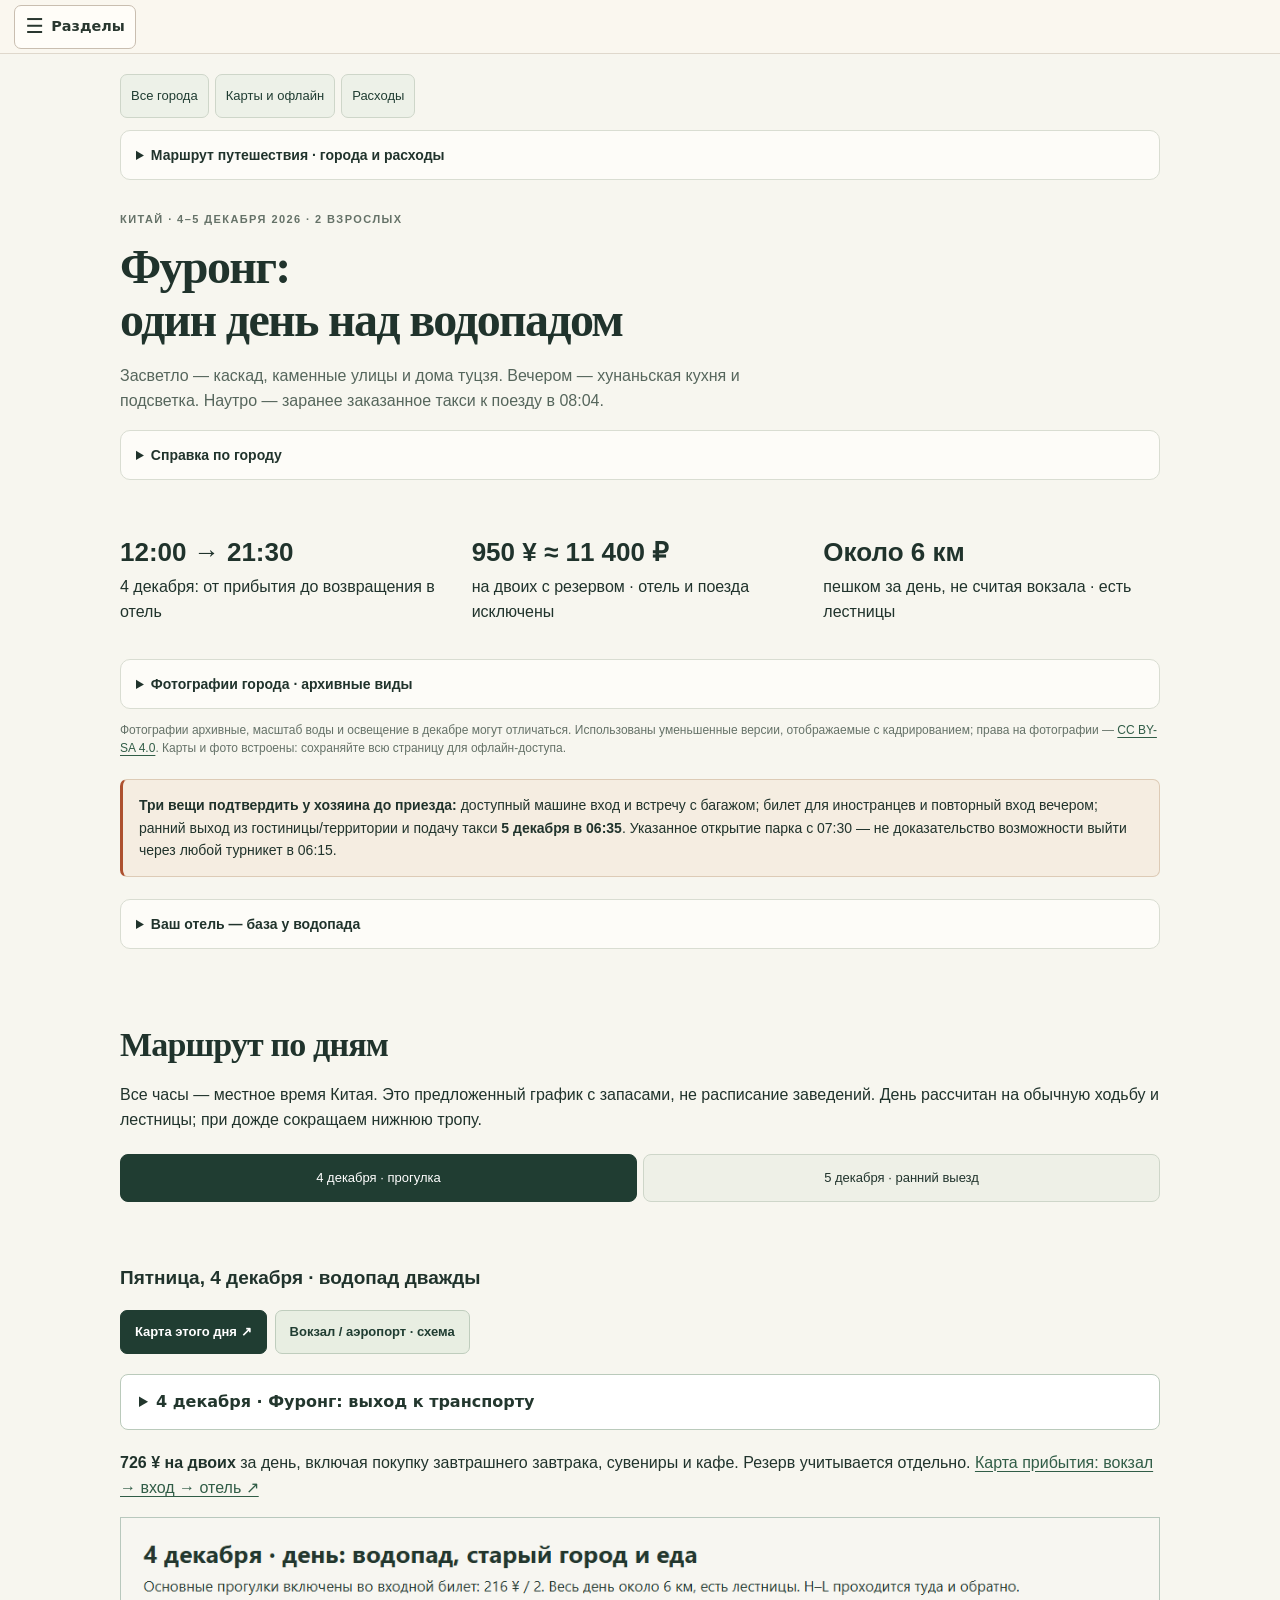
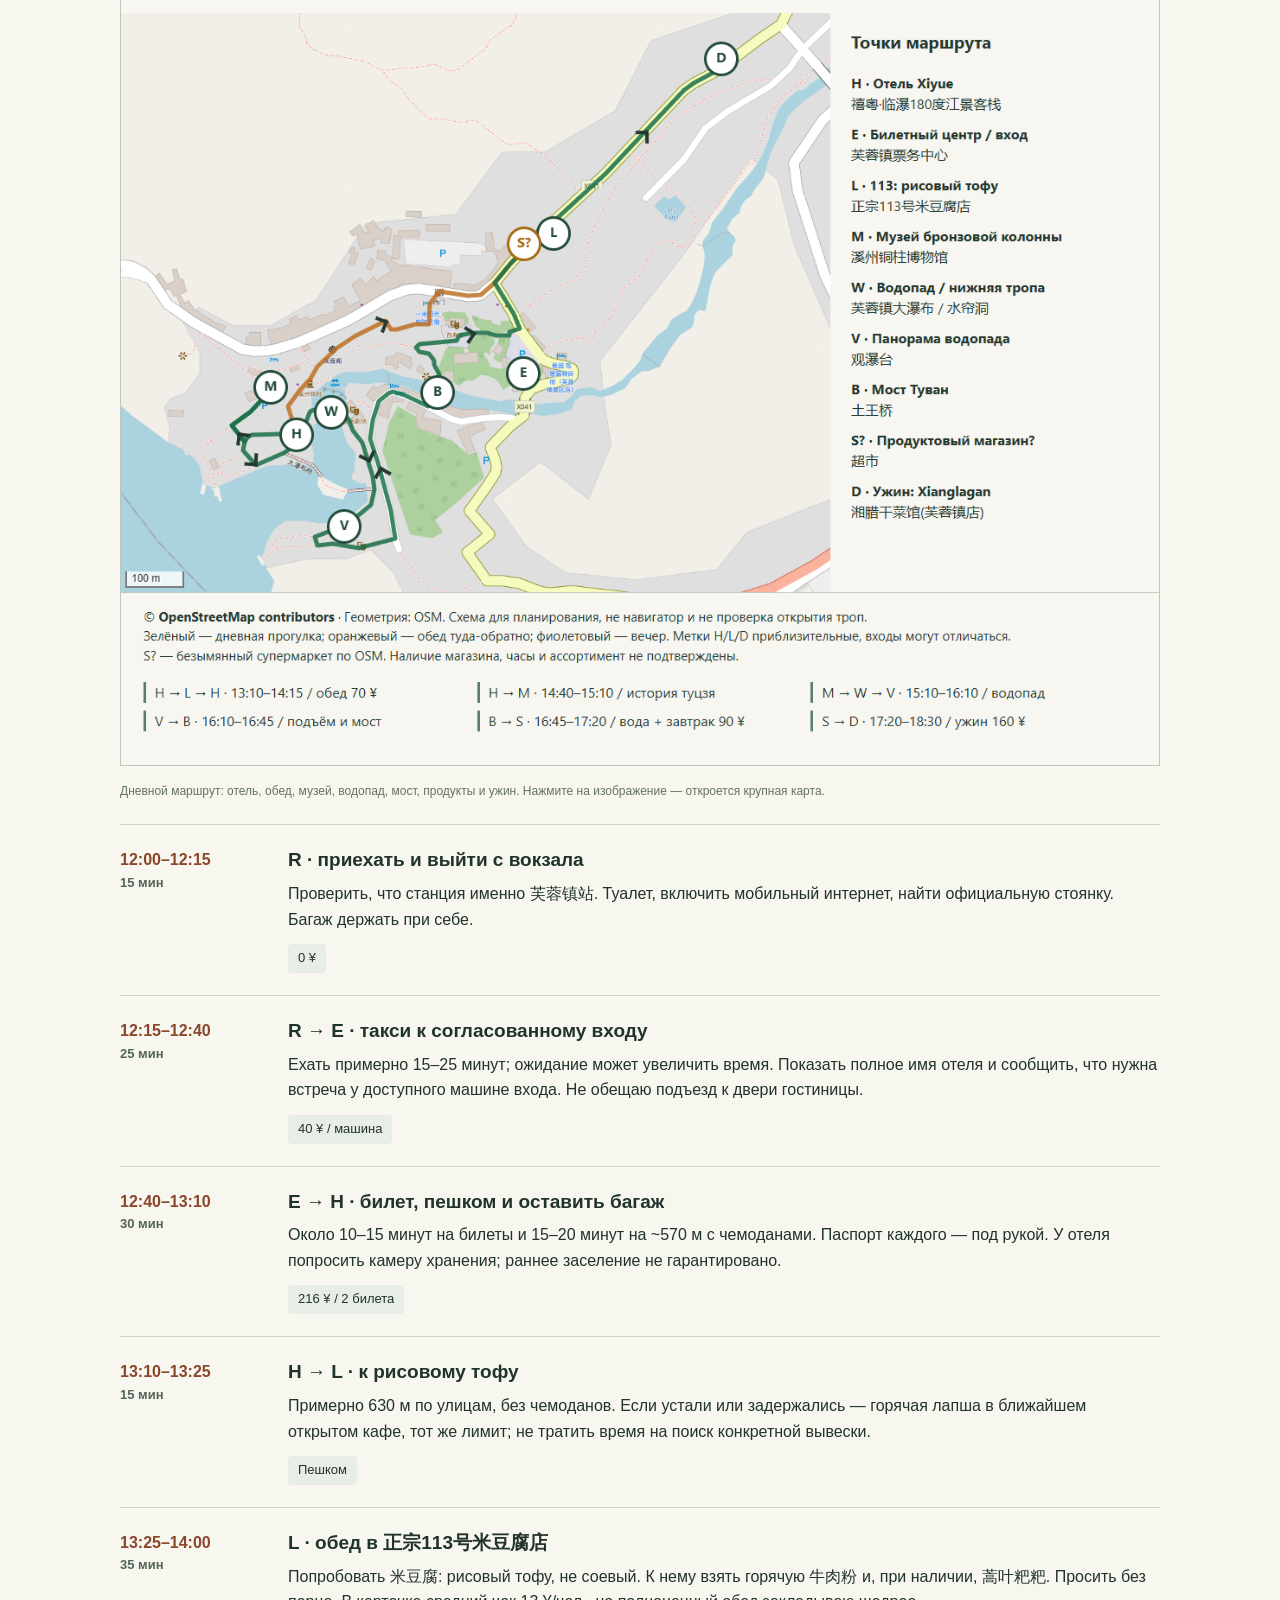
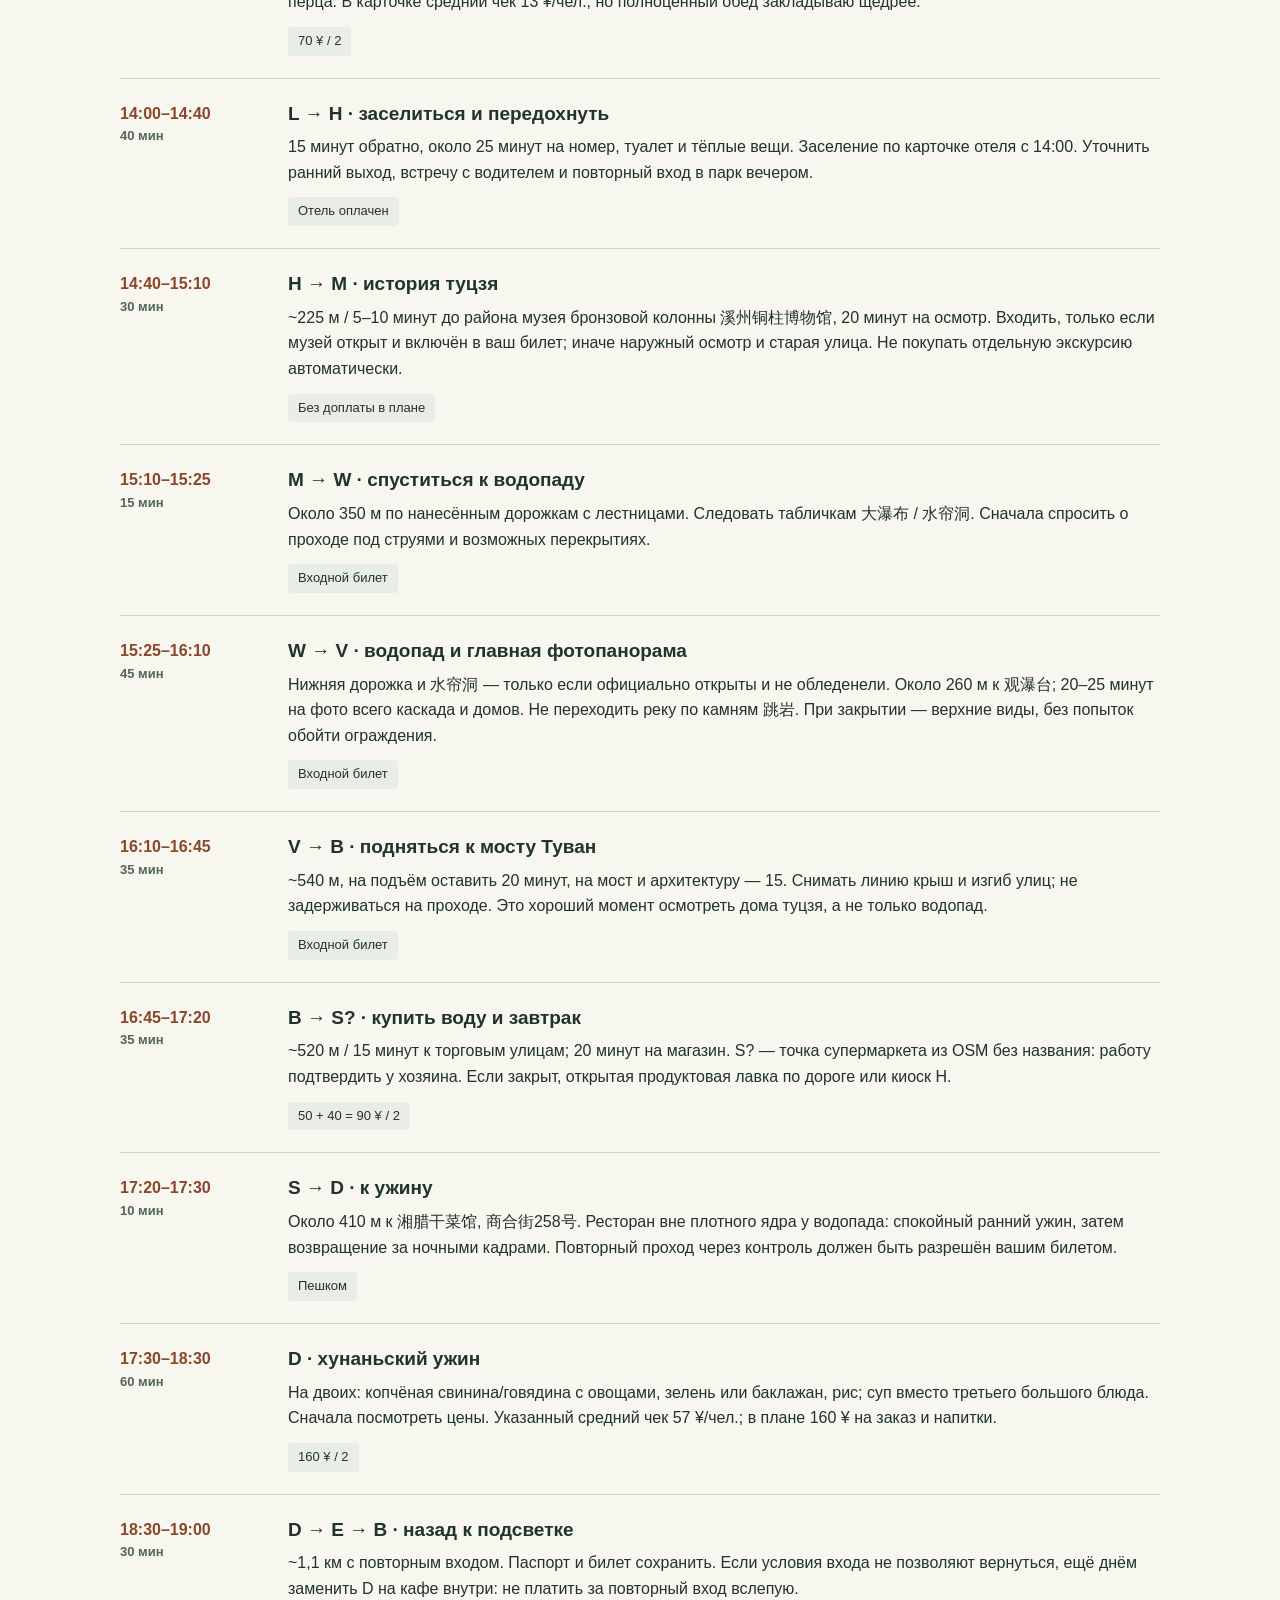
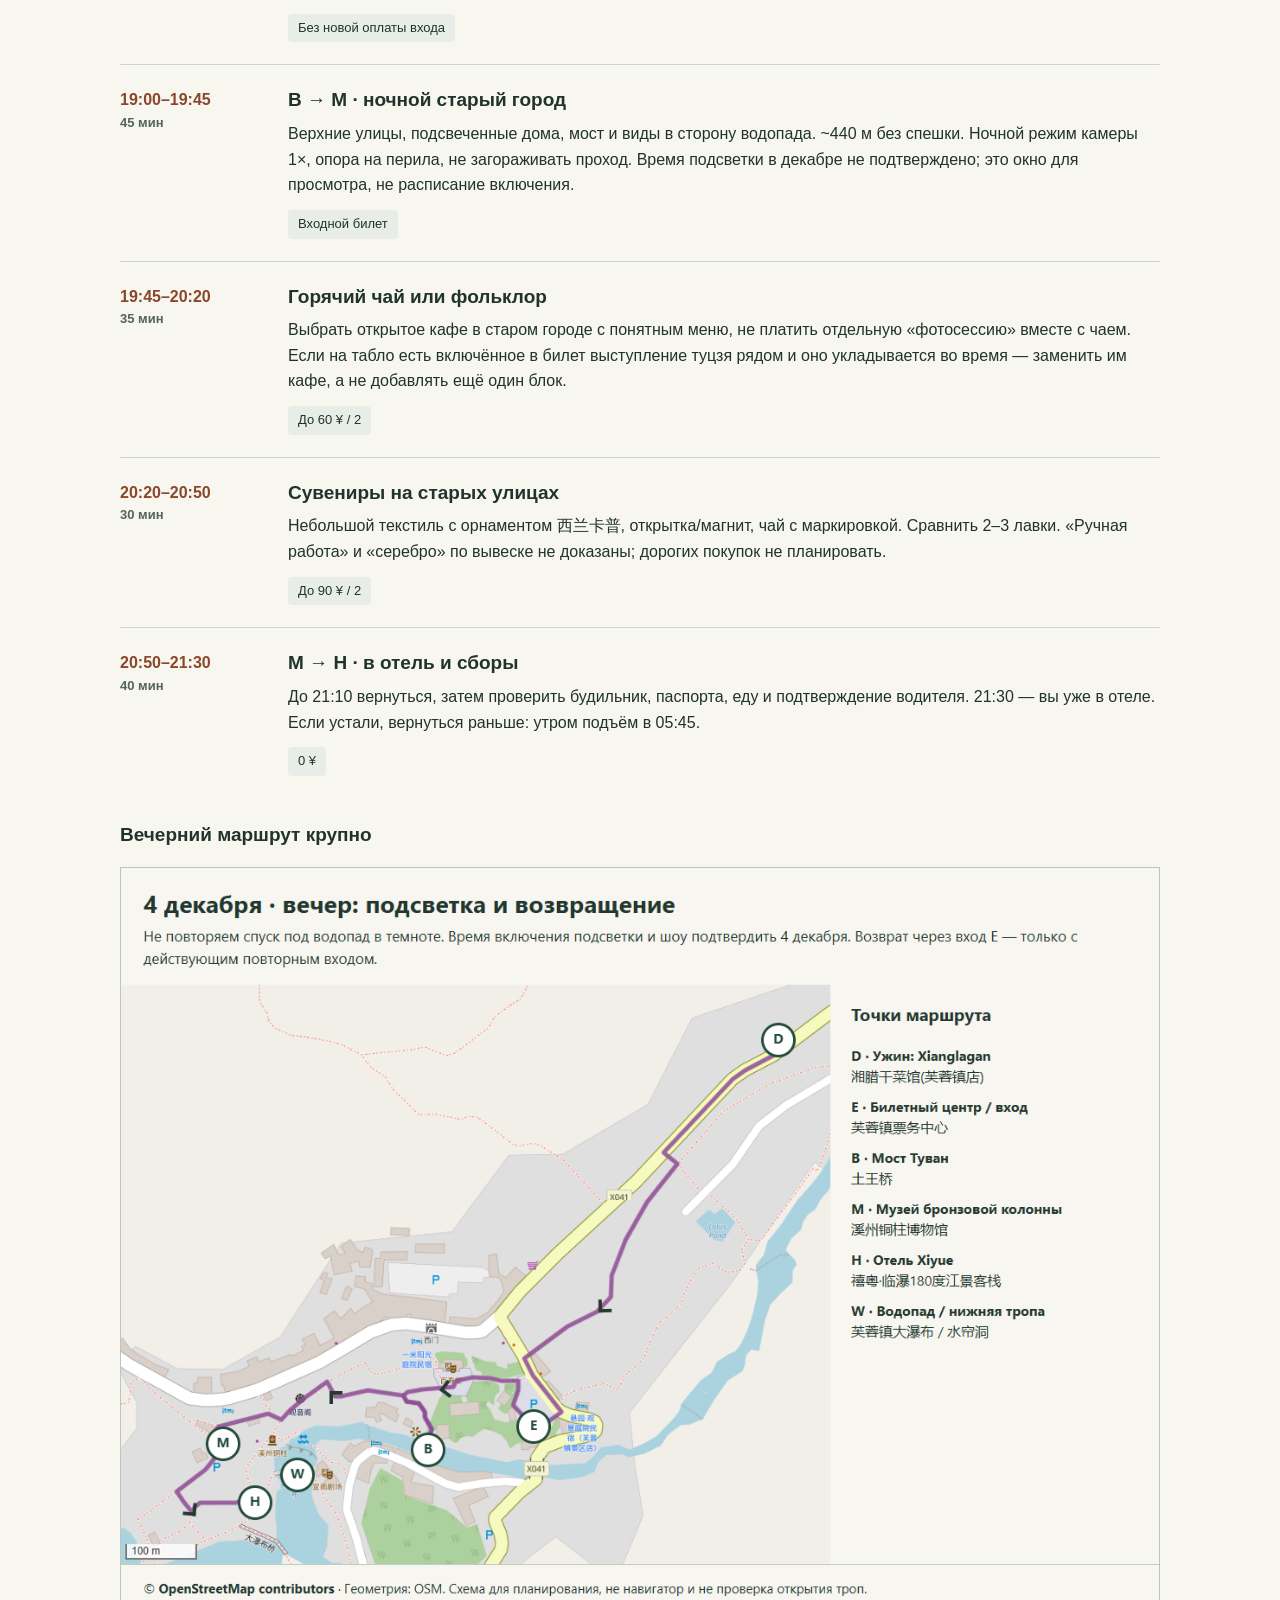
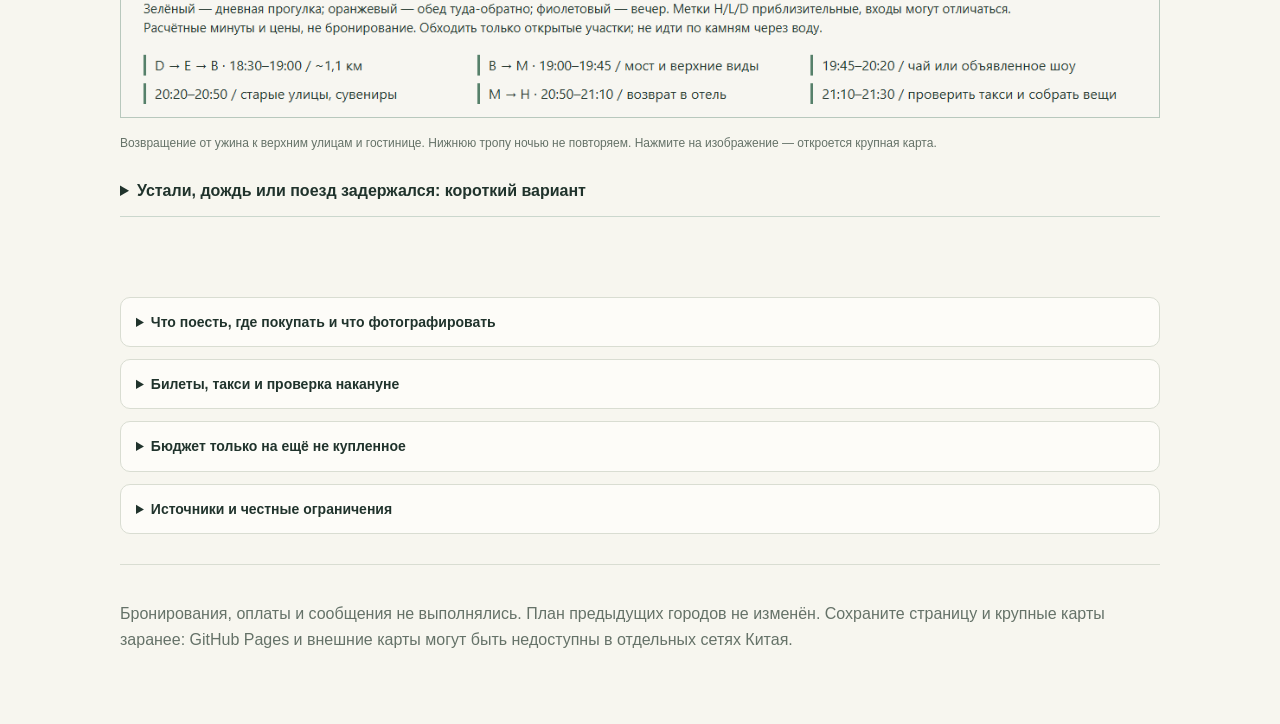
<file: furong-2026/furong-guide.html>
<!doctype html><html lang="ru"><head><meta charset="utf-8"><meta name="viewport" content="width=device-width,initial-scale=1"><title>Фуронг · 4–5 декабря 2026</title><style>
*{box-sizing:border-box}html{scroll-behavior:auto}body{margin:0;background:#f7f6f1;color:#23372e;font:16px/1.6 system-ui,-apple-system,"Segoe UI",sans-serif}main{max-width:1200px;margin:auto;padding:32px 28px 65px}a{color:#116762}header{padding:14px 0 28px;border-bottom:2px solid #264d3d}h1{font-size:clamp(34px,6vw,62px);line-height:1.06;font-weight:650;max-width:950px}h2{font-size:29px;line-height:1.25;margin:0 0 16px}h3{font-size:21px;line-height:1.3}.eyebrow{font-size:12px;letter-spacing:.11em;text-transform:uppercase;color:#526559}.lead{font-size:19px;max-width:980px}nav,.modebar,.day-labels{display:flex;gap:9px;flex-wrap:wrap}nav a,.modebar label,.day-labels label{background:#fff;border:1px solid #b8c8bd;padding:10px 15px;border-radius:5px;text-decoration:none;cursor:pointer;min-height:44px}.modebar{margin:24px 0}.switch{position:absolute;width:1px;height:1px;opacity:0}#mode-taxi:checked~.content .mode-bus,#mode-bus:checked~.content .mode-taxi{display:none}#mode-taxi:checked~.modebar label[for=mode-taxi],#mode-bus:checked~.modebar label[for=mode-bus],#day0:checked~.day-labels label[for=day0],#day1:checked~.day-labels label[for=day1],#day2:checked~.day-labels label[for=day2],#day3:checked~.day-labels label[for=day3]{background:#244c3b;color:#fff}.switch:focus-visible+label{outline:3px solid #b67c20}section{margin:42px 0;scroll-margin-top:16px}.day-labels{margin:15px 0 24px}.day-panel{display:none}#day0:checked~.panel-0,#day1:checked~.panel-1,#day2:checked~.panel-2,#day3:checked~.panel-3{display:block}.map{display:block;width:100%;height:auto;border:1px solid #b8c8bd;margin:16px 0}.notice{padding:18px 22px;background:#e8eee7;border-left:4px solid #417057;margin:22px 0}.warning{background:#fcf0da;border-color:#b6812a}.cards{display:grid;grid-template-columns:1fr 1fr;gap:18px}.card{padding:20px;background:white;border:1px solid #d5dfd5}.card h3{margin-top:0}.small,small{font-size:13px;color:#526559;line-height:1.5}small{display:block}table{border-collapse:collapse;width:100%;background:white}th{text-align:left;background:#e2ebe3;font-size:13px;padding:12px}td{padding:13px;border-bottom:1px solid #dce5dd;vertical-align:top}td.time{font-weight:650;min-width:145px}td p{margin:7px 0 0;font-size:14px;line-height:1.55}td:last-child{min-width:120px;font-size:14px}.table-wrap{overflow-x:auto}.photos{display:grid;grid-template-columns:repeat(3,1fr);gap:18px;margin-top:28px}figure{margin:0}.photos img{width:100%;height:210px;object-fit:cover;border-radius:5px}figcaption{font-size:12px;line-height:1.5;margin:8px 0 14px;color:#526559}figcaption strong{font-size:16px;color:#23372e}details{border-bottom:1px solid #cbd7cd;padding:12px 0}summary{cursor:pointer;font-weight:600}.big{font-size:clamp(25px,4vw,38px);font-weight:700;margin:10px 0}.controls{display:flex;gap:20px;flex-wrap:wrap}.controls label{font-size:14px;display:grid;gap:4px}.controls input{width:160px;padding:9px;font:inherit}.cn{background:white;padding:12px;border:1px solid #cbd7cd;overflow-wrap:anywhere}.pill{font-size:13px;background:#e8eee7;border-radius:20px;padding:4px 10px;display:inline-block}.source-list{font-size:14px}.source-list li{margin:10px 0}footer{margin-top:50px;border-top:1px solid #cbd7cd;padding-top:20px}.print-only{display:none}@media(max-width:650px){main{padding:20px 16px 45px}.cards,.photos{grid-template-columns:1fr}.photos img{height:230px}h2{font-size:25px}.lead{font-size:17px}.modebar label,.day-labels label{flex:1;text-align:center;padding:10px;font-size:14px}.table-wrap table{min-width:610px}section{margin:32px 0}.notice{padding:15px}td{padding:10px}}@media print{.day-panel{display:block}main{max-width:none}nav,.modebar,.day-labels,.controls{display:none}.print-only{display:block}.map{max-height:650px;object-fit:contain}.day-panel{break-before:page}details>img{display:block}}
.timeline{margin:24px 0}.stop{display:grid;grid-template-columns:150px 1fr;gap:18px;padding:22px 0;border-top:1px solid #cbd7cd}.stop h3{margin:0 0 8px}.stop p{margin:0 0 12px}.when{font-weight:700;color:#116762}.stop .pill{border-radius:4px}.factgrid{display:grid;grid-template-columns:repeat(3,1fr);gap:15px;padding:22px 0}.factgrid b{display:block;font-size:26px}.day-panel{display:none}#day1:checked~.panel-1,#day2:checked~.panel-2{display:block}#day1:checked~.day-labels label[for=day1],#day2:checked~.day-labels label[for=day2]{background:#244c3b;color:#fff}.photos img{height:225px;object-fit:cover}li{margin:8px 0}input:focus-visible~.day-labels{outline:2px solid #b6812a}.table-wrap table{min-width:570px}@media(max-width:650px){.stop{grid-template-columns:1fr;gap:5px}.when small{display:inline;margin-left:10px}.factgrid{grid-template-columns:1fr}.factgrid div{border-bottom:1px solid #d5dfd5;padding-bottom:9px}.photos{grid-template-columns:1fr}.source-list{padding-left:20px}}@media print{.day-panel{display:block!important}.stop{break-inside:avoid}.photos img{height:170px}}</style><link rel="stylesheet" href="../assets/transport-2026/trip-transport.css?v=20261120-2"><script src="../assets/transport-2026/trip-transport.js" defer></script><!-- floorplans-v2:start --><style>.trip-transport .trip-floorplan .trip-image{max-width:820px;box-sizing:border-box}.trip-transport .trip-floorplan .trip-image img{aspect-ratio:auto;height:auto}.trip-floorplan h3{margin:.9rem 0 .4rem;font-size:1.13rem}.trip-floorplan figcaption a{overflow-wrap:anywhere}</style><!-- floorplans-v2:end --><!-- trip-ui-v3:start --><link rel="stylesheet" href="../assets/trip-ui/city.css?v=3"><!-- trip-ui-v3:end --><link rel="stylesheet" href="../assets/trip-ui/section-menu.css">
<script defer src="../assets/trip-ui/section-menu.js"></script>
</head><body class="city-guide trip-v3-city" data-city="furong">
<div class="trip-section-bar" hidden><button type="button" class="trip-section-toggle" aria-haspopup="dialog" aria-controls="trip-sections-dialog" aria-expanded="false"><span aria-hidden="true">&#9776;</span><span>Разделы</span></button></div>
<dialog class="trip-section-dialog" id="trip-sections-dialog" aria-labelledby="trip-sections-title">
  <div class="trip-section-drawer">
    <div class="trip-section-drawer-title"><h2 id="trip-sections-title">Разделы страницы</h2><button class="trip-section-close" type="button" aria-label="Закрыть меню" autofocus>&times;</button></div>
    <nav aria-labelledby="trip-sections-title"><ul class="trip-section-list">
      <li><a href="#hotel">Где остановиться</a></li>
      <li><a href="#days">Маршрут по дням</a></li>
      <li><a href="?day=1#furong-arrival">Прибытие в Фуронг</a></li>
      <li><a href="?day=2#furong-departure">Выезд из Фуронга</a></li>
      <li><a href="?day=2#changsha-south-backup">Запасной маршрут</a></li>
      <li><a href="#food">Где поесть</a></li>
      <li><a href="#budget">Бюджет</a></li>
    </ul></nav>
  </div>
</dialog><main><nav aria-label="Города путешествия" style="display:flex;gap:10px;flex-wrap:wrap;margin:0 0 24px"><a href="../chengdu-2026/chengdu-guide.html" style="padding:10px 14px;border:1px solid #94aa99;border-radius:6px;text-decoration:none;background:white">Чэнду</a><a href="../zhangjiajie-2026/zhangjiajie-guide.html" style="padding:10px 14px;border:1px solid #94aa99;border-radius:6px;text-decoration:none;background:white">Чжанцзяцзе</a><a href="../furong-2026/furong-guide.html" style="padding:10px 14px;border:1px solid #94aa99;border-radius:6px;text-decoration:none;background:white">Фуронг</a><a href="../beijing-2026/beijing-guide.html" style="padding:10px 14px;border:1px solid #94aa99;border-radius:6px;text-decoration:none;background:white">Пекин</a><a href="../expenses-2026/expenses-guide.html" style="padding:10px 14px;border:1px solid #94aa99;border-radius:6px;text-decoration:none;background:white">Общие расходы</a><a href="../index.html#offline-maps">Схемы и офлайн</a></nav>
<header><p class="eyebrow">Китай · 4–5 декабря 2026 · 2 взрослых</p><h1>Фуронг:<br>один день над водопадом</h1><p class="lead">Засветло — каскад, каменные улицы и дома туцзя. Вечером — хунаньская кухня и подсветка. Наутро — заранее заказанное такси к поезду в 08:04.</p><nav><a href="#days">Дни и карты</a><a href="#food">Еда и покупки</a><a href="#booking">Билеты и такси</a><a href="#budget">Бюджет</a><a href="#sources">Источники</a></nav></header>
<div class="factgrid"><div><b>12:00 → 21:30</b>4 декабря: от прибытия до возвращения в отель</div><div><b>950 ¥ ≈ 11 400 ₽</b>на двоих с резервом · отель и поезда исключены</div><div><b>Около 6 км</b>пешком за день, не считая вокзала · есть лестницы</div></div>
<div class="photos"><figure><img src="../assets/trip-media/009103c69c8ad4e52b74946b.jpg" alt="Дневная панорама водопада" loading="lazy" decoding="async"><figcaption><strong>Дневная панорама водопада</strong><br><a href="https://commons.wikimedia.org/wiki/File:1_furong_panorama_2012.jpg" target="_blank" rel="noopener">Фото: chensiyuan</a> · CC BY-SA 4.0. Архив 2012 года.</figcaption></figure><figure><img src="../assets/trip-media/31264c1763d87b450e6355a9.jpg" alt="Подсветка с нижней обзорной точки" loading="lazy" decoding="async"><figcaption><strong>Подсветка с нижней обзорной точки</strong><br><a href="https://commons.wikimedia.org/wiki/File:Cascate_di_Furong_01.jpg" target="_blank" rel="noopener">Фото: Codas</a> · CC BY-SA 4.0. 26 октября 2024, не прогноз декабря.</figcaption></figure><figure><img src="../assets/trip-media/992378a8e609709a31e13c17.jpg" alt="Вечерние детали старого города" loading="lazy" decoding="async"><figcaption><strong>Вечерние детали старого города</strong><br><a href="https://commons.wikimedia.org/wiki/File:Cascate_di_Furong_15.jpg" target="_blank" rel="noopener">Фото: Codas</a> · CC BY-SA 4.0. 26 октября 2024.</figcaption></figure></div><p class="small">Фотографии архивные, масштаб воды и освещение в декабре могут отличаться. Использованы уменьшенные версии, отображаемые с кадрированием; права на фотографии — <a href="https://creativecommons.org/licenses/by-sa/4.0/" target="_blank" rel="noopener">CC BY-SA 4.0</a>. Карты и фото встроены: сохраняйте всю страницу для офлайн-доступа.</p>
<div class="notice warning"><strong>Три вещи подтвердить у хозяина до приезда:</strong> доступный машине вход и встречу с багажом; билет для иностранцев и повторный вход вечером; ранний выход из гостиницы/территории и подачу такси <strong>5 декабря в 06:35</strong>. Указанное открытие парка с 07:30 — не доказательство возможности выйти через любой турникет в 06:15.</div>
<section id="hotel"><h2>Ваш отель — база у водопада</h2><p class="cn">禧粤·临瀑180度江景客栈(芙蓉镇景区大瀑布店)<br>湖南省湘西土家族苗族自治州永顺县芙蓉镇河畔街26号<br>No. 26 Hepan Street, Furong Town, Yongshun · <a href="https://uri.amap.com/search?keyword=禧粤·临瀑180度江景客栈&amp;city=湘西&amp;view=map" target="_blank" rel="noopener">Открыть поиск в AMap ↗</a></p><p>Отель уже оплачен. В публичной карточке: заселение с <strong>14:00</strong>, хранение багажа, киоск/минимаркет, стойка <strong>09:00–24:00</strong>, <strong>завтрак не предоставляется</strong>. Если ваши условия брони отличаются, приоритет у брони. Проживание само по себе не подтверждает включённый входной билет или бесплатный трансфер.</p><p>Это историческая пешеходная зона с лестницами: в расчёте машина довозит до доступного подъезда у E, затем пешком. Метка H получена из карты Trip и приблизительна — не указатель конкретной двери. Номер с видом на водопад не следует из названия отеля: проверить категорию. Попросить показать дневной и ранний утренний выход.</p></section>
<section id="days"><h2>Маршрут по дням</h2><p>Все часы — местное время Китая. Это предложенный график с запасами, не расписание заведений. День рассчитан на обычную ходьбу и лестницы; при дожде сокращаем нижнюю тропу.</p>
<input class="switch" type="radio" id="day1" name="day" checked><input class="switch" type="radio" id="day2" name="day">
<div class="day-labels" role="group" aria-label="День маршрута"><label for="day1">4 декабря · прогулка</label><label for="day2">5 декабря · ранний выезд</label></div>
<div class="day-panel panel-1"><h3>Пятница, 4 декабря · водопад дважды</h3>
<details id="furong-arrival" class="trip-transport"><summary>4 декабря · Фуронг: выход к транспорту</summary><div class="trip-transport-body"><!-- floorplans-v2:start --><div class="trip-floorplan"><h3>Что известно о маршруте внутри</h3></div><p class="trip-note"><strong>Уровни подтверждены, полного плана нет.</strong> С платформы следуйте <b>出站口</b> (выход на нижнем уровне). Снаружи ищите шаттл <b>芙蓉镇景区接驳中巴</b> или согласованную точку такси. <a href="https://zwfw-new.hunan.gov.cn/hnzwfw/1/15/257/258/content_116392.html" rel="noopener noreferrer">Устройство вокзала · Хунань</a> · <a href="https://ssdjq.hnhxgp.com/index/traffic.html" rel="noopener noreferrer">Транспорт до Фуронга</a>.</p><p class="trip-note"><strong>Ниже:</strong> прежняя памятка по шагам. Это не план здания.</p><!-- floorplans-v2:end --><p>Выход с вокзала Furongzhen к согласованному трансферу, такси или автобусу.</p><figure class="trip-map"><a class="trip-image" href="../assets/transport-2026/06-furong-arrival.png" target="_blank" rel="noopener"><img src="../assets/transport-2026/06-furong-arrival.png" width="1170" height="2070" loading="lazy" decoding="async" alt="4 декабря · Фуронг: выход к транспорту: Выход с вокзала Furongzhen к согласованному трансферу, такси или автобусу."></a><figcaption>4 декабря · Фуронг: выход к транспорту. Нажмите на изображение, чтобы открыть полный размер.</figcaption><div class="trip-actions"><a href="../assets/transport-2026/06-furong-arrival.png" target="_blank" rel="noopener">Открыть PNG полностью</a><a href="../assets/transport-2026/06-furong-arrival.png" download>Скачать PNG</a></div></figure><p class="trip-note">Это схемы порядка действий с иллюстрациями, а не точные планы зданий. Номера выходов, платформы, терминалы и время сверяйте с выписанным билетом, табло и сотрудниками. Указанное на картинках расписание — план, а не подтверждение рейса или поезда.</p></div></details>
<p><strong>726 ¥ на двоих</strong> за день, включая покупку завтрашнего завтрака, сувениры и кафе. Резерв учитывается отдельно. <a href="map-transfer.png" target="_blank" rel="noopener">Карта прибытия: вокзал → вход → отель ↗</a></p><figure><a href="map-walk.png" target="_blank" rel="noopener"><img class="map" src="../assets/trip-media/d8148d5c3d862e84621d93fa.png" alt="Дневной маршрут: отель, обед, музей, водопад, мост, продукты и ужин." loading="lazy" decoding="async"></a><figcaption>Дневной маршрут: отель, обед, музей, водопад, мост, продукты и ужин. Нажмите на изображение — откроется крупная карта.</figcaption></figure><div class="timeline"><article class="stop"><div class="when">12:00–12:15<small>15 мин</small></div><div><h3>R · приехать и выйти с вокзала</h3><p>Проверить, что станция именно 芙蓉镇站. Туалет, включить мобильный интернет, найти официальную стоянку. Багаж держать при себе.</p><span class="pill">0 ¥</span></div></article><article class="stop"><div class="when">12:15–12:40<small>25 мин</small></div><div><h3>R → E · такси к согласованному входу</h3><p>Ехать примерно 15–25 минут; ожидание может увеличить время. Показать полное имя отеля и сообщить, что нужна встреча у доступного машине входа. Не обещаю подъезд к двери гостиницы.</p><span class="pill">40 ¥ / машина</span></div></article><article class="stop"><div class="when">12:40–13:10<small>30 мин</small></div><div><h3>E → H · билет, пешком и оставить багаж</h3><p>Около 10–15 минут на билеты и 15–20 минут на ~570 м с чемоданами. Паспорт каждого — под рукой. У отеля попросить камеру хранения; раннее заселение не гарантировано.</p><span class="pill">216 ¥ / 2 билета</span></div></article><article class="stop"><div class="when">13:10–13:25<small>15 мин</small></div><div><h3>H → L · к рисовому тофу</h3><p>Примерно 630 м по улицам, без чемоданов. Если устали или задержались — горячая лапша в ближайшем открытом кафе, тот же лимит; не тратить время на поиск конкретной вывески.</p><span class="pill">Пешком</span></div></article><article class="stop"><div class="when">13:25–14:00<small>35 мин</small></div><div><h3>L · обед в 正宗113号米豆腐店</h3><p>Попробовать 米豆腐: рисовый тофу, не соевый. К нему взять горячую 牛肉粉 и, при наличии, 蒿叶粑粑. Просить без перца. В карточке средний чек 13 ¥/чел., но полноценный обед закладываю щедрее.</p><span class="pill">70 ¥ / 2</span></div></article><article class="stop"><div class="when">14:00–14:40<small>40 мин</small></div><div><h3>L → H · заселиться и передохнуть</h3><p>15 минут обратно, около 25 минут на номер, туалет и тёплые вещи. Заселение по карточке отеля с 14:00. Уточнить ранний выход, встречу с водителем и повторный вход в парк вечером.</p><span class="pill">Отель оплачен</span></div></article><article class="stop"><div class="when">14:40–15:10<small>30 мин</small></div><div><h3>H → M · история туцзя</h3><p>~225 м / 5–10 минут до района музея бронзовой колонны 溪州铜柱博物馆, 20 минут на осмотр. Входить, только если музей открыт и включён в ваш билет; иначе наружный осмотр и старая улица. Не покупать отдельную экскурсию автоматически.</p><span class="pill">Без доплаты в плане</span></div></article><article class="stop"><div class="when">15:10–15:25<small>15 мин</small></div><div><h3>M → W · спуститься к водопаду</h3><p>Около 350 м по нанесённым дорожкам с лестницами. Следовать табличкам 大瀑布 / 水帘洞. Сначала спросить о проходе под струями и возможных перекрытиях.</p><span class="pill">Входной билет</span></div></article><article class="stop"><div class="when">15:25–16:10<small>45 мин</small></div><div><h3>W → V · водопад и главная фотопанорама</h3><p>Нижняя дорожка и 水帘洞 — только если официально открыты и не обледенели. Около 260 м к 观瀑台; 20–25 минут на фото всего каскада и домов. Не переходить реку по камням 跳岩. При закрытии — верхние виды, без попыток обойти ограждения.</p><span class="pill">Входной билет</span></div></article><article class="stop"><div class="when">16:10–16:45<small>35 мин</small></div><div><h3>V → B · подняться к мосту Туван</h3><p>~540 м, на подъём оставить 20 минут, на мост и архитектуру — 15. Снимать линию крыш и изгиб улиц; не задерживаться на проходе. Это хороший момент осмотреть дома туцзя, а не только водопад.</p><span class="pill">Входной билет</span></div></article><article class="stop"><div class="when">16:45–17:20<small>35 мин</small></div><div><h3>B → S? · купить воду и завтрак</h3><p>~520 м / 15 минут к торговым улицам; 20 минут на магазин. S? — точка супермаркета из OSM без названия: работу подтвердить у хозяина. Если закрыт, открытая продуктовая лавка по дороге или киоск H.</p><span class="pill">50 + 40 = 90 ¥ / 2</span></div></article><article class="stop"><div class="when">17:20–17:30<small>10 мин</small></div><div><h3>S → D · к ужину</h3><p>Около 410 м к 湘腊干菜馆, 商合街258号. Ресторан вне плотного ядра у водопада: спокойный ранний ужин, затем возвращение за ночными кадрами. Повторный проход через контроль должен быть разрешён вашим билетом.</p><span class="pill">Пешком</span></div></article><article class="stop"><div class="when">17:30–18:30<small>60 мин</small></div><div><h3>D · хунаньский ужин</h3><p>На двоих: копчёная свинина/говядина с овощами, зелень или баклажан, рис; суп вместо третьего большого блюда. Сначала посмотреть цены. Указанный средний чек 57 ¥/чел.; в плане 160 ¥ на заказ и напитки.</p><span class="pill">160 ¥ / 2</span></div></article><article class="stop"><div class="when">18:30–19:00<small>30 мин</small></div><div><h3>D → E → B · назад к подсветке</h3><p>~1,1 км с повторным входом. Паспорт и билет сохранить. Если условия входа не позволяют вернуться, ещё днём заменить D на кафе внутри: не платить за повторный вход вслепую.</p><span class="pill">Без новой оплаты входа</span></div></article><article class="stop"><div class="when">19:00–19:45<small>45 мин</small></div><div><h3>B → M · ночной старый город</h3><p>Верхние улицы, подсвеченные дома, мост и виды в сторону водопада. ~440 м без спешки. Ночной режим камеры 1×, опора на перила, не загораживать проход. Время подсветки в декабре не подтверждено; это окно для просмотра, не расписание включения.</p><span class="pill">Входной билет</span></div></article><article class="stop"><div class="when">19:45–20:20<small>35 мин</small></div><div><h3>Горячий чай или фольклор</h3><p>Выбрать открытое кафе в старом городе с понятным меню, не платить отдельную «фотосессию» вместе с чаем. Если на табло есть включённое в билет выступление туцзя рядом и оно укладывается во время — заменить им кафе, а не добавлять ещё один блок.</p><span class="pill">До 60 ¥ / 2</span></div></article><article class="stop"><div class="when">20:20–20:50<small>30 мин</small></div><div><h3>Сувениры на старых улицах</h3><p>Небольшой текстиль с орнаментом 西兰卡普, открытка/магнит, чай с маркировкой. Сравнить 2–3 лавки. «Ручная работа» и «серебро» по вывеске не доказаны; дорогих покупок не планировать.</p><span class="pill">До 90 ¥ / 2</span></div></article><article class="stop"><div class="when">20:50–21:30<small>40 мин</small></div><div><h3>M → H · в отель и сборы</h3><p>До 21:10 вернуться, затем проверить будильник, паспорта, еду и подтверждение водителя. 21:30 — вы уже в отеле. Если устали, вернуться раньше: утром подъём в 05:45.</p><span class="pill">0 ¥</span></div></article></div>
<h3>Вечерний маршрут крупно</h3><figure><a href="map-night.png" target="_blank" rel="noopener"><img class="map" src="../assets/trip-media/8fddc2a11ffe12b80dede2fb.png" alt="Возвращение от ужина к верхним улицам и гостинице. Нижнюю тропу ночью не повторяем." loading="lazy" decoding="async"></a><figcaption>Возвращение от ужина к верхним улицам и гостинице. Нижнюю тропу ночью не повторяем. Нажмите на изображение — откроется крупная карта.</figcaption></figure>
<details><summary>Устали, дождь или поезд задержался: короткий вариант</summary><p>При задержке до часа: пообедать рядом с отелем, сократить музей и сувениры, сохранить водопад засветло. При сильном дожде/льду исключить W–V и нижнюю тропу; верхние виды и кафе безопаснее, но тоже только по открытым дорожкам.</p><p>Чтобы меньше ходить, не идти до D: выбрать открытое кафе в старом городе, показав хозяину лимит <strong>160 ¥ на двоих</strong>. Конкретное запасное заведение заранее не подтверждено. Чай и сувениры необязательны: без них базовые расходы снижаются с 786 до <strong>636 ¥</strong>, а общий лимит с тем же резервом — до <strong>800 ¥ / 9 600 ₽</strong>. Самостоятельную прогулку на противоположный берег и Красный каменный лес не добавляю: они отнимут светлое время у водопада.</p></details></div>
<div class="day-panel panel-2"><h3>Суббота, 5 декабря · выезд до рассвета</h3>
<details id="furong-departure" class="trip-transport"><summary>5 декабря · Фуронг: ранняя посадка</summary><div class="trip-transport-body"><!-- floorplans-v2:start --><div class="trip-floorplan"><h3>Что известно о маршруте внутри</h3></div><p class="trip-note"><strong>Уровни подтверждены, полного плана нет.</strong> Вход на верхнем уровне: <b>进站口</b>. После досмотра ищите двуязычное табло у дверей <b>检票口</b>; номер посадки сверяйте по своему поезду. <a href="https://zwfw-new.hunan.gov.cn/hnzwfw/1/15/257/258/content_116392.html" rel="noopener noreferrer">Устройство вокзала · Хунань</a> · <a href="https://app.xinhuanet.com/news/article.html?articleId=202611074585696a8c6c45a09a3ca9498310c285" rel="noopener noreferrer">Фото табло и дверей</a>.</p><p class="trip-note"><strong>Ниже:</strong> прежняя памятка по шагам. Это не план здания.</p><!-- floorplans-v2:end --><p>Ранний выезд, проверка паспорта и досмотр перед поездом из Furongzhen.</p><figure class="trip-map"><a class="trip-image" href="../assets/transport-2026/07-furong-departure.png" target="_blank" rel="noopener"><img src="../assets/transport-2026/07-furong-departure.png" width="1170" height="2070" loading="lazy" decoding="async" alt="5 декабря · Фуронг: ранняя посадка: Ранний выезд, проверка паспорта и досмотр перед поездом из Furongzhen."></a><figcaption>5 декабря · Фуронг: ранняя посадка. Нажмите на изображение, чтобы открыть полный размер.</figcaption><div class="trip-actions"><a href="../assets/transport-2026/07-furong-departure.png" target="_blank" rel="noopener">Открыть PNG полностью</a><a href="../assets/transport-2026/07-furong-departure.png" download>Скачать PNG</a></div></figure><p class="trip-note">Это схемы порядка действий с иллюстрациями, а не точные планы зданий. Номера выходов, платформы, терминалы и время сверяйте с выписанным билетом, табло и сотрудниками. Указанное на картинках расписание — план, а не подтверждение рейса или поезда.</p></div></details>

<details id="changsha-south-backup" class="trip-transport trip-backup"><summary>Только запасной вариант · пересадка в Чанша-Южная</summary><div class="trip-transport-body"><!-- floorplans-v2:start --><div class="trip-floorplan"><h3>План здания сверху</h3><figure class="trip-map"><a class="trip-image" href="../assets/floorplans-2026/05-changsha-south-traced.png"><img src="../assets/floorplans-2026/05-changsha-south-traced.png" width="1000" height="1580" alt="План зала Чанша-Южная с двумя рядами ворот A и B; конкретные ворота определяются по табло." loading="lazy" decoding="async"></a><figcaption><strong>Чанша-Южная · зал пересадки 2F</strong>. Только для запасного маршрута. Подъём зависит от платформы: следуйте 便捷换乘.<br><a href="../assets/floorplans-2026/05-changsha-south-traced.png">Открыть план крупно</a> · <a href="../assets/floorplans-2026/05-changsha-south-traced.png" download>Сохранить PNG</a> · <a href="../assets/floorplans-2026/05-changsha-south-traced.svg">Масштабируемый SVG</a> · <a href="https://m.thepaper.cn/newsDetail_forward_16038436" rel="noopener noreferrer">Схема оператора</a></figcaption></figure></div><p class="trip-note"><strong>Пересадка без выхода:</strong> с платформы идите по синим указателям <b>便捷换乘</b> вверх в зал 2F. С багажом можно воспользоваться лифтом в южном конце платформы. Ворота следующего поезда проверьте на табло. <a href="https://m.thepaper.cn/newsDetail_forward_16073154" rel="noopener noreferrer">Инструкция железной дороги</a>.</p><p class="trip-note"><strong>Ниже:</strong> прежняя памятка по шагам. Это не план здания.</p><!-- floorplans-v2:end --><p>В основной план входит прямой поезд. Эта схема нужна только при покупке другого маршрута с пересадкой в Чанша-Южная.</p><figure class="trip-map"><a class="trip-image" href="../assets/transport-2026/09-changsha-south-backup.png" target="_blank" rel="noopener"><img src="../assets/transport-2026/09-changsha-south-backup.png" width="1170" height="2070" loading="lazy" decoding="async" alt="Только запасной вариант · пересадка в Чанша-Южная: Пересадка в Changsha South только при выборе маршрута с двумя отдельными участками."></a><figcaption>Только запасной вариант · пересадка в Чанша-Южная. Нажмите на изображение, чтобы открыть полный размер.</figcaption><div class="trip-actions"><a href="../assets/transport-2026/09-changsha-south-backup.png" target="_blank" rel="noopener">Открыть PNG полностью</a><a href="../assets/transport-2026/09-changsha-south-backup.png" download>Скачать PNG</a></div></figure><p class="trip-note">Это схемы порядка действий с иллюстрациями, а не точные планы зданий. Номера выходов, платформы, терминалы и время сверяйте с выписанным билетом, табло и сотрудниками. Указанное на картинках расписание — план, а не подтверждение рейса или поезда.</p></div></details>
<div class="notice warning"><strong>Подъём 05:45, выход 06:15, машина 06:35, вокзал около 07:00.</strong> Раннюю подачу и открытый пешеходный выход согласовать вечером. Не рассчитывать, что случайное такси или шаттл обязательно найдутся в 06:30.</div><figure><a href="map-transfer.png" target="_blank" rel="noopener"><img class="map" src="../assets/trip-media/e680b6f031c11a1f8a5e29b0.png" alt="Вокзал ↔ вход ↔ гостиница: путь такси и последняя пешая часть." loading="lazy" decoding="async"></a><figcaption>Вокзал ↔ вход ↔ гостиница: путь такси и последняя пешая часть. Нажмите на изображение — откроется крупная карта.</figcaption></figure><div class="timeline"><article class="stop"><div class="when">05:45–06:15<small>30 мин</small></div><div><h3>H · подъём, завтрак, выезд</h3><p>Съесть купленный вечером завтрак, забрать багаж, оставить ключ согласованным способом. Обычная стойка по карточке начинает работу в 09:00: не рассчитывать на сотрудника без договорённости.</p><span class="pill">Завтрак уже учтён 04.12</span></div></article><article class="stop"><div class="when">06:15–06:35<small>20 мин</small></div><div><h3>H → E · пешком к машине</h3><p>Около 570 м, темно и возможны скользкие ступени. Точный открытый выход проверить накануне. Водитель должен знать место встречи; при другом въезде сдвинуть выход раньше.</p><span class="pill">Пешком</span></div></article><article class="stop"><div class="when">06:35–07:00<small>25 мин</small></div><div><h3>E → R · заказанное такси</h3><p>Выезд не позже 06:35. Расчёт 15–25 минут, 60 ¥ за машину; подтвердить цену вечером. Если к 06:25 водитель не подтверждает подачу — сразу звонок хозяину/резервному перевозчику.</p><span class="pill">60 ¥ / машина</span></div></article><article class="stop"><div class="when">07:00–08:04<small>64 мин до поезда</small></div><div><h3>R · досмотр и поезд</h3><p>Цель — вокзал около 07:00, запас на проверку паспортов иностранцев и багаж. Искать ручной проход при необходимости, следить за табло и началом посадки. 08:04 — отправление по вашим данным; сверить билет.</p><span class="pill">Поезд исключён</span></div></article></div><p><strong>Расход дня: 60 ¥ / 720 ₽ на двоих</strong>. Завтрак уже куплен и посчитан 4 декабря. Поезд до Пекина и расходы в пути здесь не считаются.</p></div>
</section>
<section id="food"><h2>Что поесть, где покупать и что фотографировать</h2><div class="cards"><div class="card"><h3>L · Рисовый тофу и горячий обед</h3><p><strong>正宗113号米豆腐店</strong>, Shiban Street. <a href="https://hk.trip.com/restaurant/china/yongshun/detail/zhengzong113haomidoufudian-156443/" target="_blank" rel="noopener">Карточка ресторана</a> · <a href="https://uri.amap.com/search?keyword=芙蓉镇 正宗113号米豆腐店&amp;city=湘西&amp;view=map" target="_blank" rel="noopener">Открыть поиск в AMap ↗</a></p><p>米豆腐 — мягкая рисовая закуска с соусом; не заменяет сытный обед. Взять горячую рисовую лапшу и попробовать лепёшку 蒿叶粑粑, если есть. «Лю Сяоцин» на вывесках — отсылка к фильму, не гарантия владельца или уникальности магазина.</p><p><strong>70 ¥ / 2</strong> — лимит, не подтверждённая цена набора. Если L закрыт, искать вывески 米粉 / 面馆 рядом, не ехать в другой конец города.</p></div>
<div class="card"><h3>D · Ужин без гонки за видом</h3><p><strong>湘腊干菜馆(芙蓉镇店)</strong>, 商合街258号. <a href="https://www.trip.com/restaurant/china/yongshun/detail/restaurant-15957786/" target="_blank" rel="noopener">Карточка ресторана</a> · <a href="https://uri.amap.com/search?keyword=湘腊干菜馆 芙蓉镇&amp;city=湘西&amp;view=map" target="_blank" rel="noopener">Открыть поиск в AMap ↗</a></p><p>Выбор ради кухни Хунани: 腊牛肉 / 腊肉 — копчёное мясо, овощи, рис. На двоих обычно достаточно 2–3 блюд. Ресторан выбран с адресом и карточкой меню, а не как гарантированный «лучший». Переход обратно до моста около 1,1 км.</p><p><strong>160 ¥ / 2</strong>. Рыбу на вес брать только после согласования общего веса и цены; не считать цену за 斤 ценой всей рыбы.</p></div>
<div class="card"><h3>S? · Вода, перекусы и завтрак</h3><p>Продуктовая точка у торговых улиц нанесена в OSM, но без названия. <a href="https://www.openstreetmap.org/node/13733746649" target="_blank" rel="noopener">Посмотреть запись</a> · <a href="https://uri.amap.com/search?keyword=芙蓉镇 超市&amp;city=湘西&amp;view=map" target="_blank" rel="noopener">Открыть поиск в AMap ↗</a></p><p>План покупки: вода, бананы/мандарины, орехи/печенье <strong>50 ¥</strong>; хлеб/булочки в упаковке, молоко длительного хранения или соевый напиток <strong>40 ¥</strong> на утро. Не брать скоропортящиеся готовые блюда без холодильника.</p><p>Проверить запас до ухода из магазина. Если S закрыт — другая открытая лавка по той же улице или киоск отеля; ассортимент киоска не подтверждён. Покупки распределить по небольшим рюкзакам.</p></div>
<div class="card"><h3>Кадры, ради которых остаёмся</h3><p><strong>V днём:</strong> водопад целиком и дома на уступе, объектив 1×/0,5×, протереть линзу от брызг. <strong>W:</strong> только с оборудованной открытой тропы, телефон защитить от воды. <strong>B вечером:</strong> мост, крыши, фонари; не спускаться к воде ради кадра.</p><p><strong>M и старые улицы:</strong> резные детали, вывески и фактура камня. Людей фотографировать с согласия. Платные террасы могут требовать заказ: сначала спросить, чай уже имеет лимит 60 ¥. Вода в декабре может быть менее полноводной, чем на фото.</p></div></div>
<p class="cn" lang="zh">我们两个人。不要辣，不要辣椒。不要内脏。请先告诉我总价。<br><small>Нас двое. Не остро, без перца, без субпродуктов. Сначала скажите общую цену.</small></p>
<p><strong>Фольклор:</strong> на входе сфотографировать афишу выступлений «花开芙蓉·毕兹卡的狂欢» / 摆手舞 и уточнить включение в билет. Я не назначаю выдуманный зимний сеанс. Подходящее выступление заменяет блок кафе/покупок, с выходом к отелю не позже 21:00. Если его нет — вечерний маршрут остаётся полноценным. Аренда костюмов, фотограф и отдельные платные шоу <strong>не включены</strong>.</p></section>
<section id="booking"><h2>Билеты, такси и проверка накануне</h2><ol><li><strong>Входной билет:</strong> заложено <strong>108 × 2 = 216 ¥</strong> на основную территорию и водопад. Отдельную плату за каждый вид не добавляю. Не покупать пакет с Красным каменным лесом/трансфером из Чжанцзяцзе — он вам не нужен.</li><li><strong>Как купить:</strong> <a href="https://ssdjq.hnhxgp.com/index/ticket/9.html" target="_blank" rel="noopener">официальная страница</a> ведёт в WeChat; для иностранцев практичнее касса с оригиналами загранпаспортов либо тариф с поддержкой Passport / 非中国大陆籍游客 на Trip.com/Ctrip. Выбрать 4 декабря 2026, имена как в паспорте, проверить возврат и необходимость обмена ваучера. Предложение на декабрь пока не подтверждено. <a href="https://touch.piao.qunar.com/touch/detail.htm?cat=pIndex%3D2&amp;id=12128" target="_blank" rel="noopener">Пример различий билетных тарифов</a>.</li><li><strong>Повторный вход:</strong> встречаются билеты на 3 дня с повторным посещением, но условия именно вашего тарифа проверить до выхода к ужину. Сохранить паспорт/QR; не считать бронь гостиницы заменой билета. Если отель предлагает более дешёвый билет, проверить ту же территорию, иностранный паспорт и повторный проход — не платить дважды.</li><li><strong>Прибытие:</strong> официальный ряд такси или DiDi/Alipay; стоимость в приложении посмотреть перед подтверждением. На двоих с чемоданами выбираю машину: пересадка на маршрутку экономит немного, но не решает пеший подход. 30–50 ¥ ориентир, план 40. Наличие бесплатного встречающего отеля нужно подтвердить отдельно; пока оно не уменьшает бюджет.</li><li><strong>Ранний выезд:</strong> через хозяина заказать машину на 06:35 за согласованную сумму, сохранить контакт водителя и точку посадки. Ориентир 40–80 ¥, план 60. Вечером согласовать ключ/депозит, помощь с багажом при необходимости и открытый выход до начала обычных часов парка. Если доступ или подача не подтверждаются — не откладывать решение до утра.</li><li><strong>Шаттл как запасной вариант днём:</strong> официальный сайт подтверждает направление от станции, но не даёт актуальные зимние цену и интервалы. Поэтому не подставляю выдуманные 2/5 юаней и не строю на нём выезд к поезду 08:04.</li></ol>
<details><summary>Текст хозяину на китайском — можно скопировать</summary><p class="cn" lang="zh">我们两个人12月4日12:00到芙蓉镇站，带行李。请确认出租车在哪里下车，能否到下车点接我们。房费是否包含景区门票？外国护照怎么买票？当天出景区吃饭后能否再次入园？12月5日我们坐08:04的火车，需要06:15离开客栈，06:35上车，07:00左右到芙蓉镇站。请确认早上哪个出口开放、如何提前退房，并帮忙预订车辆、确认总价。我们需要前一天买好早餐。谢谢！</p><p class="small">Текст для вашего сообщения, я его не отправлял. Попросить подтвердить время, вход, цену машины и ранний выход, а не только ответить «可以».</p></details>
<p class="cn">Водителю на выезд: 芙蓉镇站（高铁站）<br>我们需要早上七点左右到达芙蓉镇站。请确认总价。<br><small>Нам нужно быть на железнодорожном вокзале Фуронг около 07:00. Подтвердите общую цену.</small></p></section>
<section id="budget"><h2>Бюджет только на ещё не купленное</h2><p>Расходы на <strong>двоих</strong>; такси — за машину, билеты — за двух взрослых. Отель, уже оплаченные траты и все междугородние поезда исключены. Курс <strong>1 ¥ = 12 ₽</strong> — тот же условный курс планирования, не котировка банка.</p><div class="table-wrap"><table><thead><tr><th>Дата</th><th>Статья</th><th>Расчёт, ¥</th><th>На двоих</th></tr></thead><tbody><tr><td>04.12</td><td>Такси вокзал → вход<small>За машину на двоих; оценка 30–50, согласовать</small></td><td>1 × 40</td><td>40 ¥<small>480 ₽</small></td></tr><tr><td>04.12</td><td>Вход в Фуронг<small>Опубликованный базовый ориентир; не бронь на 4 декабря</small></td><td>2 × 108</td><td>216 ¥<small>2,592 ₽</small></td></tr><tr><td>04.12</td><td>Обед: рисовый тофу и горячее<small>Лимит на двоих, не меню ресторана</small></td><td>1 × 70</td><td>70 ¥<small>840 ₽</small></td></tr><tr><td>04.12</td><td>Ужин: хунаньская кухня<small>Лимит на двоих, 2–3 блюда + рис</small></td><td>1 × 160</td><td>160 ¥<small>1,920 ₽</small></td></tr><tr><td>04.12</td><td>Вечерний чай / кафе<small>Необязательно; не отдельный входной билет</small></td><td>1 × 60</td><td>60 ¥<small>720 ₽</small></td></tr><tr><td>04.12</td><td>Вода и перекусы на прогулку<small>Покупка на двоих</small></td><td>1 × 50</td><td>50 ¥<small>600 ₽</small></td></tr><tr><td>04.12</td><td>Купить завтрак на 5 декабря<small>Платим вечером; утром второй раз не считаем</small></td><td>1 × 40</td><td>40 ¥<small>480 ₽</small></td></tr><tr><td>04.12</td><td>Небольшие сувениры<small>Необязательный лимит</small></td><td>1 × 90</td><td>90 ¥<small>1,080 ₽</small></td></tr><tr><td>05.12</td><td>Раннее такси вход → вокзал<small>За заранее заказанную машину; оценка 40–80</small></td><td>1 × 60</td><td>60 ¥<small>720 ₽</small></td></tr></tbody></table></div><div class="notice"><p>4 декабря: <strong>726 ¥ / 8 712 ₽</strong>. 5 декабря: <strong>60 ¥ / 720 ₽</strong>.</p><p>Итого план: <strong>786 ¥ / 9 432 ₽</strong> + резерв <strong>164 ¥ / 1 968 ₽</strong>.</p><p class="big">Лимит: 950 ¥ ≈ 11 400 ₽</p><p>Резерв — на дороже стоящее раннее такси, изменение тарифов, комиссии и мелкие принадлежности; не на автоматическое добавление всех платных услуг. В том числе держать доступными хотя бы 100 ¥ на непредвиденную логистику. Наличные — часть этого бюджета, не дополнительный расход.</p></div>
<details><summary>Пересчитать курс и резерв</summary><div class="controls"><label>₽ за 1 ¥<input id="rate" type="number" min="0.1" step="0.1" value="12"></label><label>Резерв, ¥<input id="reserve" type="number" min="0" step="1" value="164"></label></div><p id="result" class="big" aria-live="polite">950 ¥ ≈ 11 400 ₽</p><p class="small">Калькулятор меняет только эту строку. Текст и CSV остаются при исходном курсе 12. Без JavaScript итог выше доступен.</p></details><p><a href="budget.csv" download>Скачать подробную таблицу для Excel · CSV →</a></p></section>
<section id="sources"><h2>Источники и честные ограничения</h2><p>Проверено 5 октября 2026. Еда и такси — лимиты/оценки, не забронированные услуги. Время — план; доступ к тропам, работа магазина, билеты на декабрь, подсветка и ранний выход требуют повторной проверки. На карте линии идут по доступной геометрии OSM, но это не доказательство открытого прохода. Не отмечаю непроверенную лесную или речную «короткую дорогу».</p><ol class="source-list"><li><a href="https://hk.trip.com/hotels/yongshun-hotel-detail-46565423/furong-xiyue-lnn/" target="_blank" rel="noopener">Trip.com: ваш отель</a> — Адрес, заселение, отсутствие завтрака, часы стойки, хранение багажа и киоск. Трансфер бесплатно не подтверждён.</li><li><a href="https://ssdjq.hnhxgp.com/index/ticket/9.html" target="_blank" rel="noopener">Официальный сайт курорта: билеты</a> — Опубликовано 07:30–23:00 и покупка через WeChat. Не подтверждает часы раннего выхода проживающих или программу на 4 декабря.</li><li><a href="https://touch.piao.qunar.com/touch/detail.htm?cat=pIndex%3D2&amp;id=12128" target="_blank" rel="noopener">Qunar: входные билеты</a> — Варианты взрослого билета и отдельный вариант для гостей без китайского гражданства. Базовый ориентир 108 ¥; предложение на нужную дату ещё проверить.</li><li><a href="https://www.365-china.cn/old/showjingqu.asp?bh=2214009" target="_blank" rel="noopener">365 China: условия одного из билетов</a> — 108 ¥ номинально, указаны представления и 3 дня с повторным входом. Это условия конкретного продукта, не гарантия для любого тарифа.</li><li><a href="https://ssdjq.hnhxgp.com/index/traffic.html" target="_blank" rel="noopener">Официальный сайт: транспорт</a> — Подтверждает станцию 芙蓉镇站 и направление шаттла. Зимняя цена, интервал и первый рейс не опубликованы.</li><li><a href="https://gs.ctrip.com/html5/you/foods/fooddetail/1446211/96138.html" target="_blank" rel="noopener">Ctrip: 正宗113号米豆腐店</a> — Блюда, ориентир среднего чека 13 ¥, текущая карточка 07:00–22:00; декабрьские часы уточнить.</li><li><a href="https://gs.ctrip.com/html5/you/foods/fooddetail/2141969/7891540.html" target="_blank" rel="noopener">Ctrip: 湘腊干菜馆</a> — 商合街258号, блюда, ориентир 57 ¥/чел., карточка 09:00–22:30. Не забронировано.</li><li><a href="https://www.openstreetmap.org/node/13733746649" target="_blank" rel="noopener">OSM: продуктовая точка S?</a> — Безымянный supermarket. Не доказано, что работает, продаёт нужные продукты и открыт вечером.</li><li><a href="https://www.openstreetmap.org/node/9544816608" target="_blank" rel="noopener">OSM: вокзал</a> — Точка станции. Для поездки использовать фактическую стоянку такси, не железнодорожные пути.</li><li><a href="https://www.openstreetmap.org/way/1197149146" target="_blank" rel="noopener">OSM: тропа 水帘洞</a> — Геометрия на карте не подтверждает доступность зимой. Ступени/закрытия и направление потока проверять на месте.</li><li><a href="https://www.openstreetmap.org/copyright" target="_blank" rel="noopener">Картографические данные OSM / ODbL</a> — Дорожки из публичного OSM XML; поездка из OSRM. Маршрут ориентировочный, границы входов и доступ к гостинице проверить. Китайские координаты Trip приведены к WGS84.</li></ol></section>
<footer><p>Бронирования, оплаты и сообщения не выполнялись. План предыдущих городов не изменён. Сохраните страницу и крупные карты заранее: GitHub Pages и внешние карты могут быть недоступны в отдельных сетях Китая.</p></footer>
</main><script>(()=>{const day=new URLSearchParams(location.search).get('day');if(['1','2'].includes(day))document.getElementById('day'+day).checked=true;const rate=document.getElementById('rate'),reserve=document.getElementById('reserve'),out=document.getElementById('result');function calc(){const r=Number(rate.value),s=Number(reserve.value);out.textContent=!Number.isFinite(r)||r<=0||!Number.isFinite(s)||s<0?'Укажите положительный курс и неотрицательный резерв':(786+s).toLocaleString('ru-RU')+' ¥ ≈ '+Math.round((786+s)*r).toLocaleString('ru-RU')+' ₽';}rate.addEventListener('input',calc);reserve.addEventListener('input',calc);})();</script><!-- trip-ui-v3:start --><script defer src="../assets/trip-ui/city.js?v=3"></script><!-- trip-ui-v3:end --></body></html>
</file>
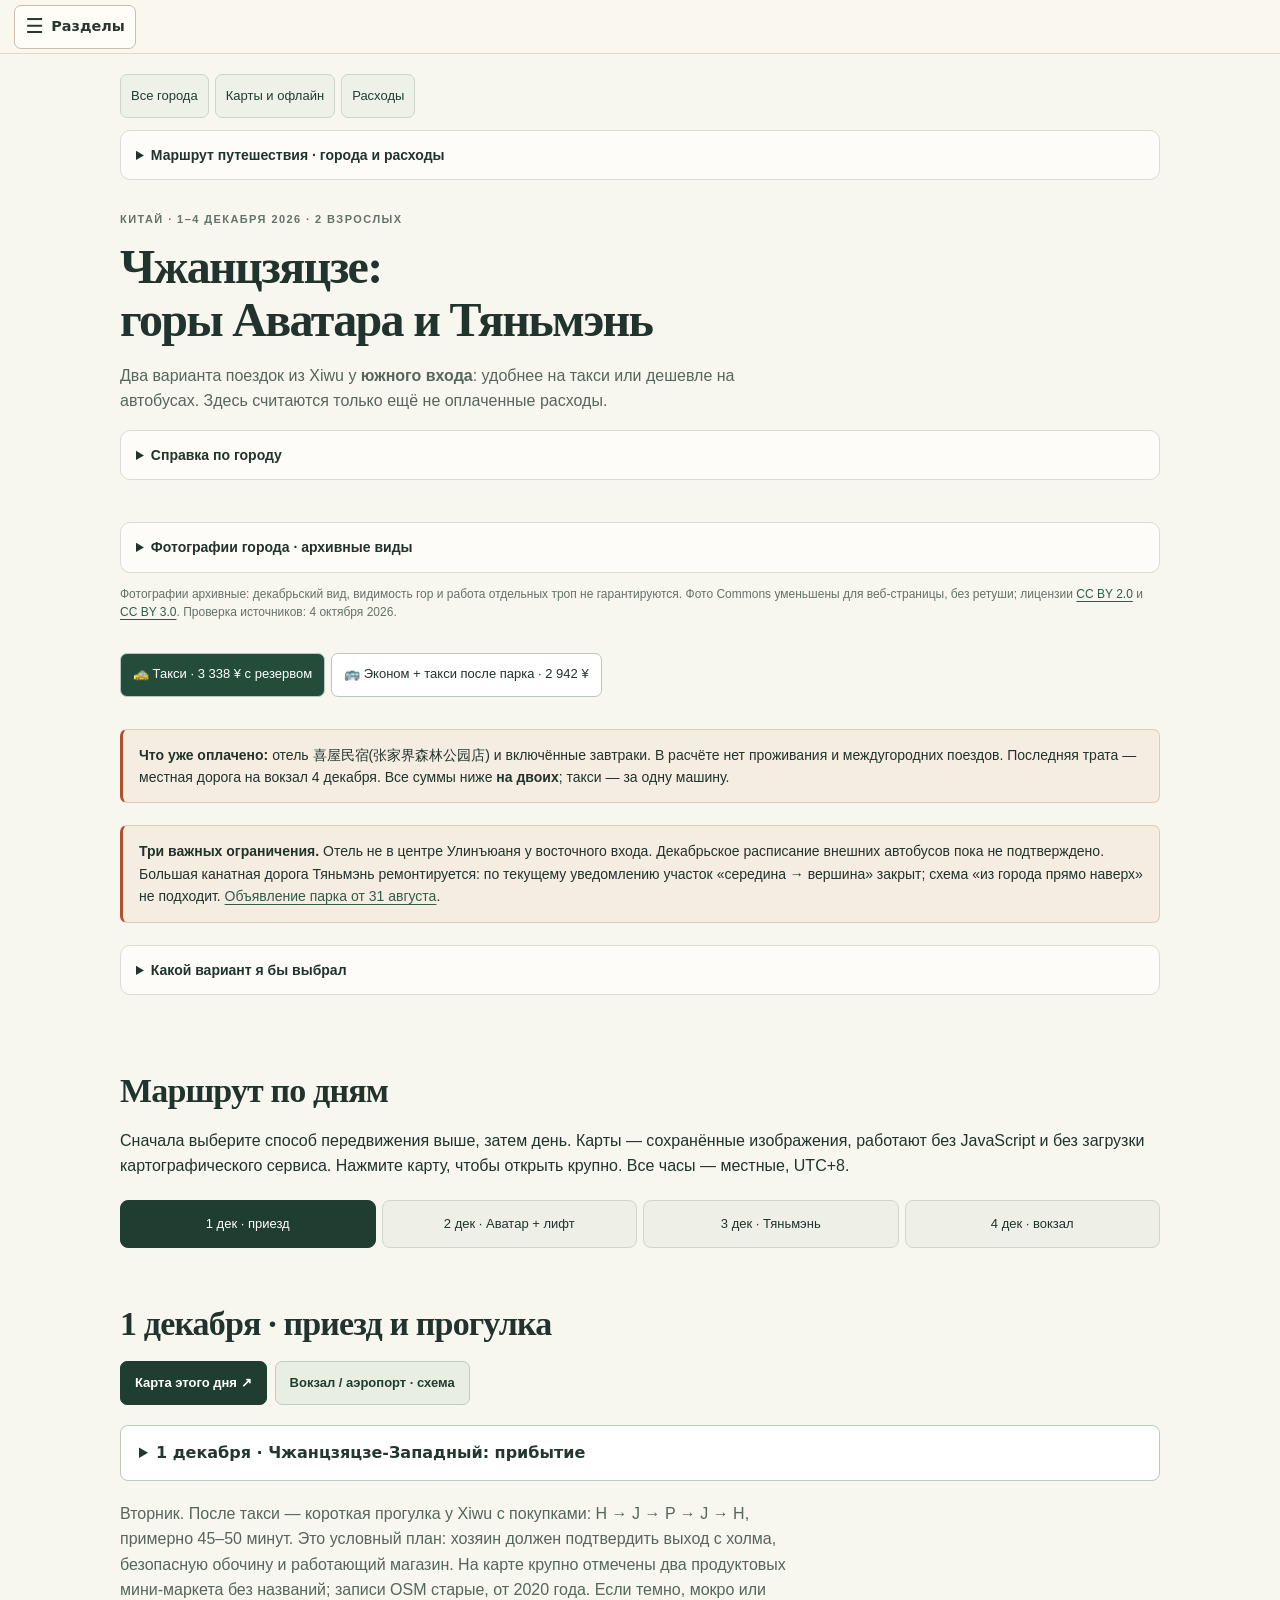
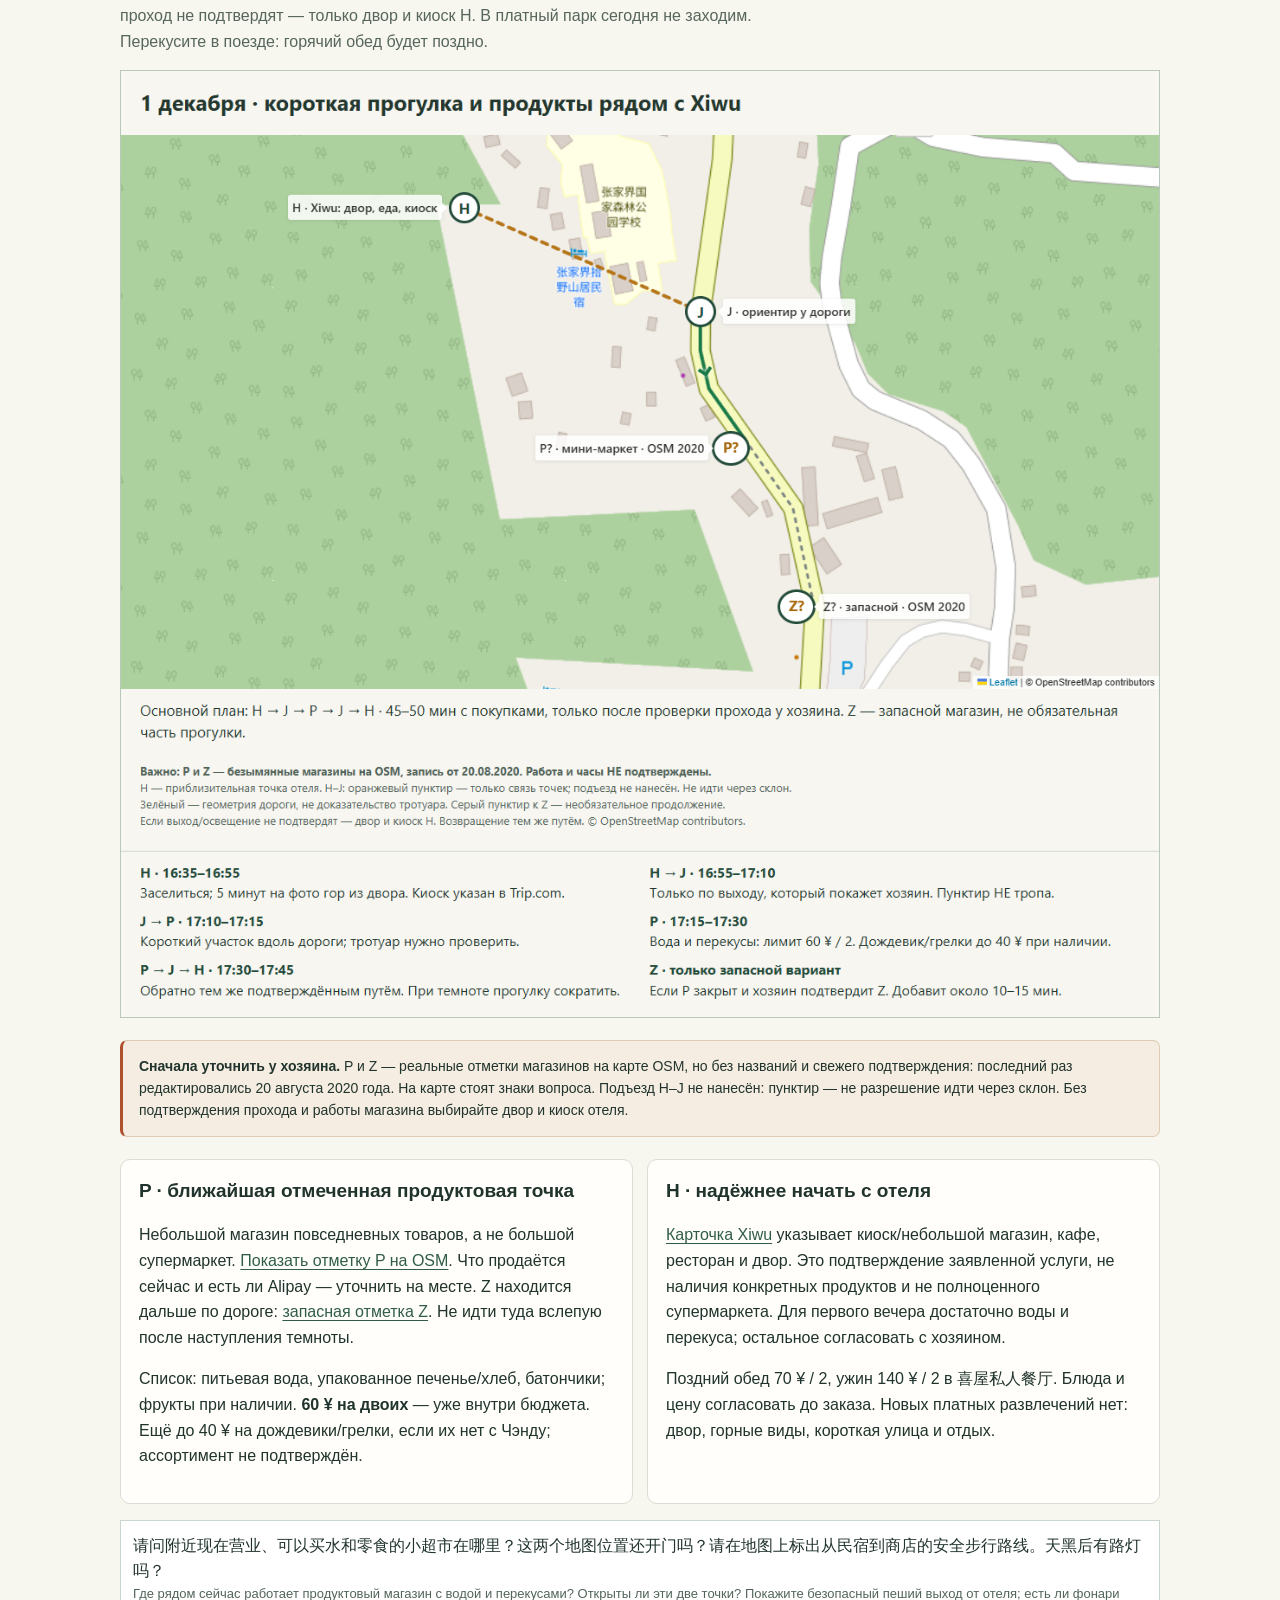
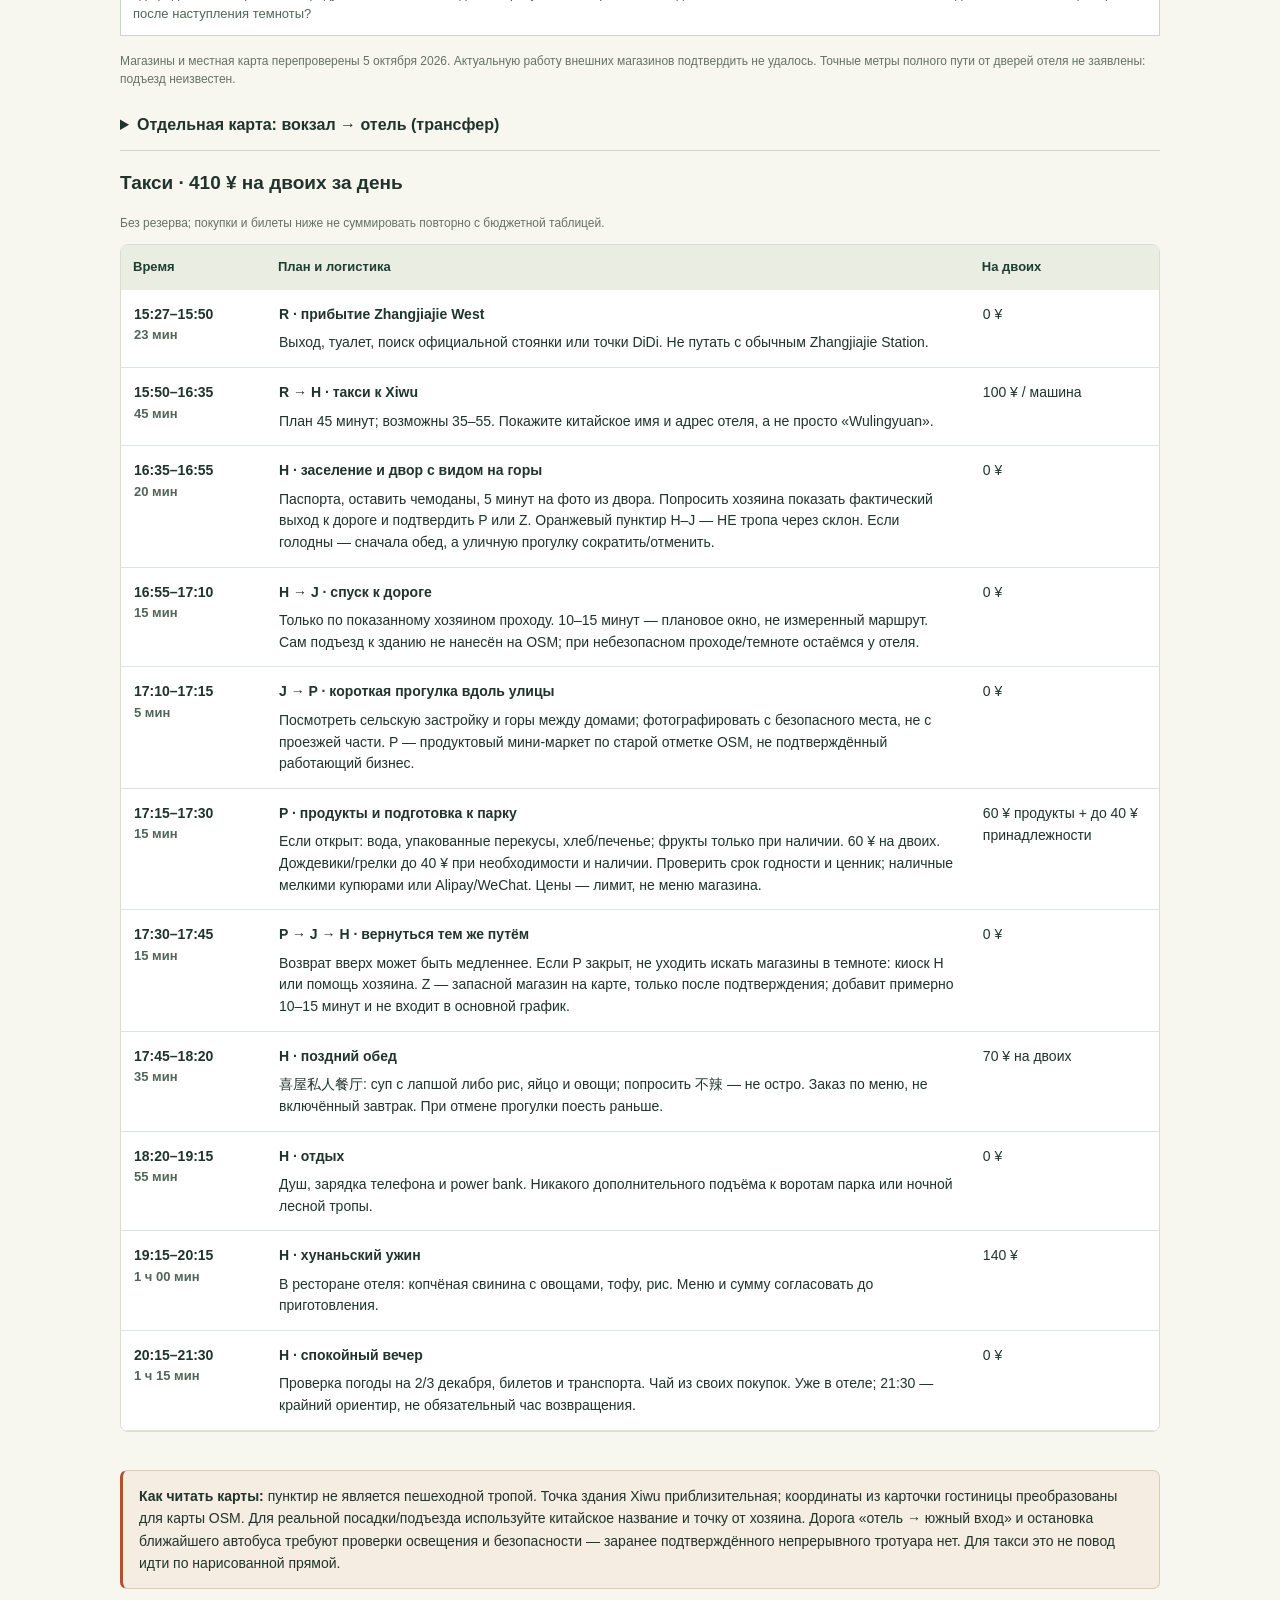
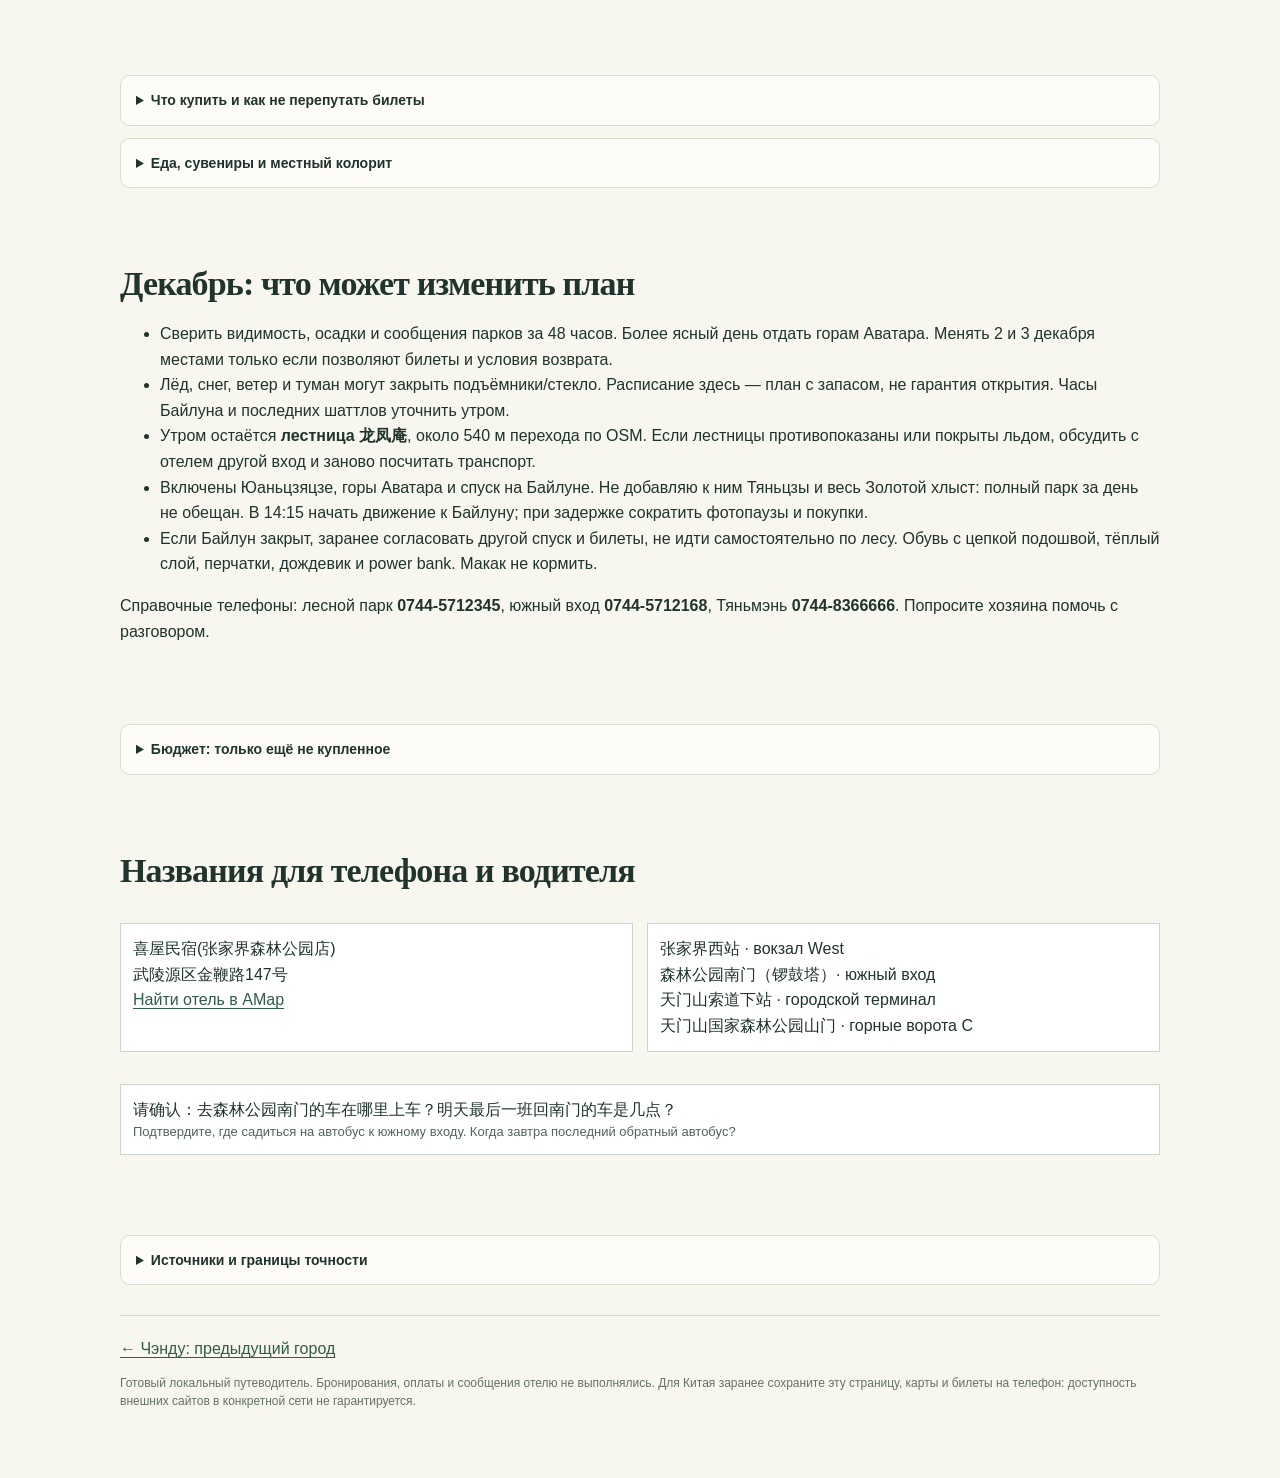
<file: zhangjiajie-2026/zhangjiajie-guide.html>
<!doctype html>
<html lang="ru"><head><meta charset="utf-8"><meta name="viewport" content="width=device-width,initial-scale=1"><title>Чжанцзяцзе · 1–4 декабря 2026</title><style>
*{box-sizing:border-box}html{scroll-behavior:auto}body{margin:0;background:#f7f6f1;color:#23372e;font:16px/1.6 system-ui,-apple-system,"Segoe UI",sans-serif}main{max-width:1200px;margin:auto;padding:32px 28px 65px}a{color:#116762}header{padding:14px 0 28px;border-bottom:2px solid #264d3d}h1{font-size:clamp(34px,6vw,62px);line-height:1.06;font-weight:650;max-width:950px}h2{font-size:29px;line-height:1.25;margin:0 0 16px}h3{font-size:21px;line-height:1.3}.eyebrow{font-size:12px;letter-spacing:.11em;text-transform:uppercase;color:#526559}.lead{font-size:19px;max-width:980px}nav,.modebar,.day-labels{display:flex;gap:9px;flex-wrap:wrap}nav a,.modebar label,.day-labels label{background:#fff;border:1px solid #b8c8bd;padding:10px 15px;border-radius:5px;text-decoration:none;cursor:pointer;min-height:44px}.modebar{margin:24px 0}.switch{position:absolute;width:1px;height:1px;opacity:0}#mode-taxi:checked~.content .mode-bus,#mode-bus:checked~.content .mode-taxi{display:none}#mode-taxi:checked~.modebar label[for=mode-taxi],#mode-bus:checked~.modebar label[for=mode-bus],#day0:checked~.day-labels label[for=day0],#day1:checked~.day-labels label[for=day1],#day2:checked~.day-labels label[for=day2],#day3:checked~.day-labels label[for=day3]{background:#244c3b;color:#fff}.switch:focus-visible+label{outline:3px solid #b67c20}section{margin:42px 0;scroll-margin-top:16px}.day-labels{margin:15px 0 24px}.day-panel{display:none}#day0:checked~.panel-0,#day1:checked~.panel-1,#day2:checked~.panel-2,#day3:checked~.panel-3{display:block}.map{display:block;width:100%;height:auto;border:1px solid #b8c8bd;margin:16px 0}.notice{padding:18px 22px;background:#e8eee7;border-left:4px solid #417057;margin:22px 0}.warning{background:#fcf0da;border-color:#b6812a}.cards{display:grid;grid-template-columns:1fr 1fr;gap:18px}.card{padding:20px;background:white;border:1px solid #d5dfd5}.card h3{margin-top:0}.small,small{font-size:13px;color:#526559;line-height:1.5}small{display:block}table{border-collapse:collapse;width:100%;background:white}th{text-align:left;background:#e2ebe3;font-size:13px;padding:12px}td{padding:13px;border-bottom:1px solid #dce5dd;vertical-align:top}td.time{font-weight:650;min-width:145px}td p{margin:7px 0 0;font-size:14px;line-height:1.55}td:last-child{min-width:120px;font-size:14px}.table-wrap{overflow-x:auto}.photos{display:grid;grid-template-columns:repeat(3,1fr);gap:18px;margin-top:28px}figure{margin:0}.photos img{width:100%;height:210px;object-fit:cover;border-radius:5px}figcaption{font-size:12px;line-height:1.5;margin:8px 0 14px;color:#526559}figcaption strong{font-size:16px;color:#23372e}details{border-bottom:1px solid #cbd7cd;padding:12px 0}summary{cursor:pointer;font-weight:600}.big{font-size:clamp(25px,4vw,38px);font-weight:700;margin:10px 0}.controls{display:flex;gap:20px;flex-wrap:wrap}.controls label{font-size:14px;display:grid;gap:4px}.controls input{width:160px;padding:9px;font:inherit}.cn{background:white;padding:12px;border:1px solid #cbd7cd;overflow-wrap:anywhere}.pill{font-size:13px;background:#e8eee7;border-radius:20px;padding:4px 10px;display:inline-block}.source-list{font-size:14px}.source-list li{margin:10px 0}footer{margin-top:50px;border-top:1px solid #cbd7cd;padding-top:20px}.print-only{display:none}@media(max-width:650px){main{padding:20px 16px 45px}.cards,.photos{grid-template-columns:1fr}.photos img{height:230px}h2{font-size:25px}.lead{font-size:17px}.modebar label,.day-labels label{flex:1;text-align:center;padding:10px;font-size:14px}.table-wrap table{min-width:610px}section{margin:32px 0}.notice{padding:15px}td{padding:10px}}@media print{.day-panel{display:block}main{max-width:none}nav,.modebar,.day-labels,.controls{display:none}.print-only{display:block}.map{max-height:650px;object-fit:contain}.day-panel{break-before:page}details>img{display:block}}
</style><link rel="stylesheet" href="../assets/transport-2026/trip-transport.css?v=20261120-2"><script src="../assets/transport-2026/trip-transport.js" defer></script><!-- floorplans-v2:start --><style>.trip-transport .trip-floorplan .trip-image{max-width:820px;box-sizing:border-box}.trip-transport .trip-floorplan .trip-image img{aspect-ratio:auto;height:auto}.trip-floorplan h3{margin:.9rem 0 .4rem;font-size:1.13rem}.trip-floorplan figcaption a{overflow-wrap:anywhere}</style><!-- floorplans-v2:end --><!-- trip-ui-v3:start --><link rel="stylesheet" href="../assets/trip-ui/city.css?v=3"><!-- trip-ui-v3:end --><link rel="stylesheet" href="../assets/trip-ui/section-menu.css">
<script defer src="../assets/trip-ui/section-menu.js"></script>
</head><body class="city-guide trip-v3-city" data-city="zhangjiajie">
<div class="trip-section-bar" hidden><button type="button" class="trip-section-toggle" aria-haspopup="dialog" aria-controls="trip-sections-dialog" aria-expanded="false"><span aria-hidden="true">&#9776;</span><span>Разделы</span></button></div>
<dialog class="trip-section-dialog" id="trip-sections-dialog" aria-labelledby="trip-sections-title">
  <div class="trip-section-drawer">
    <div class="trip-section-drawer-title"><h2 id="trip-sections-title">Разделы страницы</h2><button class="trip-section-close" type="button" aria-label="Закрыть меню" autofocus>&times;</button></div>
    <nav aria-labelledby="trip-sections-title"><ul class="trip-section-list">
      <li><a href="#compare">Как передвигаться</a></li>
      <li><a href="#days">Маршрут по дням</a></li>
      <li><a href="?day=1#zhangjiajie-west-arrival">Прибытие на вокзал</a></li>
      <li><a href="?day=4#zhangjiajie-west-departure">Отправление с вокзала</a></li>
      <li><a href="#booking">Билеты и бронирование</a></li>
      <li><a href="#food">Где поесть</a></li>
      <li><a href="#weather">Погода</a></li>
      <li><a href="#budget">Бюджет</a></li>
    </ul></nav>
  </div>
</dialog><main><nav aria-label="Города путешествия" style="display:flex;gap:10px;flex-wrap:wrap;margin:0 0 24px"><a href="../chengdu-2026/chengdu-guide.html" style="padding:10px 14px;border:1px solid #94aa99;border-radius:6px;text-decoration:none;background:white">Чэнду</a><a href="../zhangjiajie-2026/zhangjiajie-guide.html" style="padding:10px 14px;border:1px solid #94aa99;border-radius:6px;text-decoration:none;background:white">Чжанцзяцзе</a><a href="../furong-2026/furong-guide.html" style="padding:10px 14px;border:1px solid #94aa99;border-radius:6px;text-decoration:none;background:white">Фуронг</a><a href="../beijing-2026/beijing-guide.html" style="padding:10px 14px;border:1px solid #94aa99;border-radius:6px;text-decoration:none;background:white">Пекин</a><a href="../expenses-2026/expenses-guide.html" style="padding:10px 14px;border:1px solid #94aa99;border-radius:6px;text-decoration:none;background:white">Общие расходы</a><a href="../index.html#offline-maps">Схемы и офлайн</a></nav>
<header><p class="eyebrow">Китай · 1–4 декабря 2026 · 2 взрослых</p><h1>Чжанцзяцзе:<br>горы Аватара и Тяньмэнь</h1><p class="lead">Два варианта поездок из Xiwu у <strong>южного входа</strong>: удобнее на такси или дешевле на автобусах. Здесь считаются только ещё не оплаченные расходы.</p><nav><a href="#days">Дни и карты</a><a href="#compare">Такси / автобусы</a><a href="#budget">Бюджет</a><a href="#food">Еда</a><a href="#booking">Как купить</a></nav></header>
<div class="photos"><figure><img src="../assets/trip-media/faa4f2a65209842a1f21b10b.jpg" alt="Ваш отель у южного входа" loading="lazy" decoding="async"><figcaption><strong>Ваш отель у южного входа</strong><br><a href="https://www.trip.com/hotels/zhangjiajie-hotel-detail-121860933/zhangjiajie-xiwu-homestay/">Публичное фото Trip.com; не обещание конкретного номера</a></figcaption></figure><figure><img src="../assets/trip-media/95f6855a1565af7f52c404a0.jpg" alt="Плато и горы парка" loading="lazy" decoding="async"><figcaption><strong>Плато и горы парка</strong><br><a href="https://commons.wikimedia.org/wiki/File:China_IMG_3871_(29742848945).jpg">Kuruman · CC BY 2.0 · 2016, архивное фото</a></figcaption></figure><figure><img src="../assets/trip-media/c830ca770cd639e7bf30bcef.jpg" alt="Тяньмэнь · небесные ворота" loading="lazy" decoding="async"><figcaption><strong>Тяньмэнь · небесные ворота</strong><br><a href="https://commons.wikimedia.org/wiki/File:Tianmen_Cave_-_panoramio.jpg">Raki_Man · CC BY 3.0 · 2012, архивное фото, веб-размер уменьшен</a></figcaption></figure></div>
<p class="small">Фотографии архивные: декабрьский вид, видимость гор и работа отдельных троп не гарантируются. Фото Commons уменьшены для веб-страницы, без ретуши; лицензии <a href="https://creativecommons.org/licenses/by/2.0/">CC BY 2.0</a> и <a href="https://creativecommons.org/licenses/by/3.0/">CC BY 3.0</a>. Проверка источников: 4 октября 2026.</p>
<input class="switch" id="mode-taxi" name="transport" type="radio" value="taxi" checked><input class="switch" id="mode-bus" name="transport" type="radio" value="bus">
<div class="modebar" role="group" aria-label="Способ передвижения"><label for="mode-taxi">🚕 Такси · 3 338 ¥ с резервом</label><label for="mode-bus">🚌 Эконом + такси после парка · 2 942 ¥</label></div>
<div class="content">
<div class="notice"><strong>Что уже оплачено:</strong> отель 喜屋民宿(张家界森林公园店) и включённые завтраки. В расчёте нет проживания и междугородних поездов. Последняя трата — местная дорога на вокзал 4 декабря. Все суммы ниже <strong>на двоих</strong>; такси — за одну машину.</div>
<div class="notice warning"><strong>Три важных ограничения.</strong> Отель не в центре Улинъюаня у восточного входа. Декабрьское расписание внешних автобусов пока не подтверждено. Большая канатная дорога Тяньмэнь ремонтируется: по текущему уведомлению участок «середина → вершина» закрыт; схема «из города прямо наверх» не подходит. <a href="https://tour.rednet.cn/m/content/646042/75/16221781.html">Объявление парка от 31 августа</a>.</div>
<section id="compare"><h2>Какой вариант я бы выбрал</h2><p>Для этих дат и именно этого отеля — <strong>такси, особенно в день Тяньмэнь и утром поезда</strong>. Экономный вариант дешевле на 396 ¥ ≈ 4 752 ₽ на двоих, но требует больше ожиданий и ходьбы с чемоданами. Внутренние автобусы парков нужны в обоих вариантах. После Байлуна <strong>2 декабря от восточного входа в отель едем на такси в обеих версиях</strong>.</p>
<div class="cards"><div class="card"><span class="pill">Удобнее · мой основной вариант</span><h3>Такси</h3><p>2 428 ¥ общих расходов + 560 ¥ местных машин + 350 ¥ резерв.</p><p class="big">3 338 ¥ ≈ 40 056 ₽</p><p>Прибытие в отель 1 декабря около 16:35. На Тяньмэнь больше запаса, после — городской ужин и прогулка у реки. Возвращение 3 декабря около 21:10.</p></div><div class="card"><span class="pill">Дешевле · условно выполнимо</span><h3>Автобусы + такси после парка</h3><p>2 428 ¥ общих расходов + 84 ¥ автобусы + 80 ¥ обратное такси 2 декабря + 350 ¥ резерв.</p><p class="big">2 942 ¥ ≈ 35 304 ₽</p><p>Первый приезд около 18:00. Подъём в 08:00 сохранён, но на Тяньмэнь только компактный восточный участок и без вечера в центре. Это смешанный, не полностью общественный вариант.</p></div></div>
<p class="small">Автобусный сценарий не обещает действующего рейса. Тарифы 9/12 ¥ — справочные ориентиры, диапазон всех внешних автобусов 84–120 ¥, плюс обратное такси 60–100 ¥. Все машины в полном такси-варианте оцениваются в 445–710 ¥. Это расчётные диапазоны, не предложения DiDi. Резерв не обязательно тратить.</p>
<details><summary>Компромисс: когда брать такси, а когда экономить</summary><p>Машины на Тяньмэнь и после Байлуна, автобусы на оба вокзальных переезда, пешком к южному входу утром: транспорт 376 ¥, весь бюджет с резервом 3 154 ¥ ≈ 37 848 ₽. С чемоданами это всё ещё неудобно. Бесплатный трансфер хозяина, если подтвердится, уменьшит расчёт — заранее его не закладываю.</p></details></section>
<section id="days"><h2>Маршрут по дням</h2><p>Сначала выберите способ передвижения выше, затем день. Карты — сохранённые изображения, работают без JavaScript и без загрузки картографического сервиса. Нажмите карту, чтобы открыть крупно. Все часы — местные, UTC+8.</p>
<input class="switch" id="day0" name="day" type="radio" checked><input class="switch" id="day1" name="day" type="radio"><input class="switch" id="day2" name="day" type="radio"><input class="switch" id="day3" name="day" type="radio">
<div class="day-labels"><label for="day0">1 дек · приезд</label><label for="day1">2 дек · Аватар + лифт</label><label for="day2">3 дек · Тяньмэнь</label><label for="day3">4 дек · вокзал</label></div>
<article class="day-panel panel-0"><h2>1 декабря · приезд и прогулка</h2>
<details id="zhangjiajie-west-arrival" class="trip-transport"><summary>1 декабря · Чжанцзяцзе-Западный: прибытие</summary><div class="trip-transport-body"><!-- floorplans-v2:start --><div class="trip-floorplan"><h3>Что известно о маршруте внутри</h3></div><p class="trip-note"><strong>Ориентиры подтверждены, полного плана нет.</strong> с платформы следуйте <b>出站口</b> через пассажирский подземный переход. На площади крытая галерея связывает выход с зонами такси, заказа машины и автобусов. Направление и сектор уточняйте по указателям, там есть английский. <a href="https://m.fx361.com/news/2020/1216/13249357.html" rel="noopener noreferrer">Проект вокзала</a>, <a href="https://zjj.rednet.cn/content/646045/91/15606511.html" rel="noopener noreferrer">Обновление транспортного узла (2026)</a>.</p><p class="trip-note"><strong>Ниже:</strong> прежняя памятка по шагам. Это не план здания.</p><!-- floorplans-v2:end --><p>Выход с платформы Zhangjiajie West и поиск согласованной зоны посадки в такси.</p><figure class="trip-map"><a class="trip-image" href="../assets/transport-2026/04-zhangjiajie-west-arrival.png" target="_blank" rel="noopener"><img src="../assets/transport-2026/04-zhangjiajie-west-arrival.png" width="1170" height="2070" loading="lazy" decoding="async" alt="1 декабря · Чжанцзяцзе-Западный: прибытие: Выход с платформы Zhangjiajie West и поиск согласованной зоны посадки в такси."></a><figcaption>1 декабря · Чжанцзяцзе-Западный: прибытие. Нажмите на изображение, чтобы открыть полный размер.</figcaption><div class="trip-actions"><a href="../assets/transport-2026/04-zhangjiajie-west-arrival.png" target="_blank" rel="noopener">Открыть PNG полностью</a><a href="../assets/transport-2026/04-zhangjiajie-west-arrival.png" download>Скачать PNG</a></div></figure><p class="trip-note">Это схемы порядка действий с иллюстрациями, а не точные планы зданий. Номера выходов, платформы, терминалы и время сверяйте с выписанным билетом, табло и сотрудниками. Указанное на картинках расписание — план, а не подтверждение рейса или поезда.</p></div></details>
<p class="lead">Вторник. После такси — короткая прогулка у Xiwu с покупками: H → J → P → J → H, примерно 45–50 минут. Это условный план: хозяин должен подтвердить выход с холма, безопасную обочину и работающий магазин. На карте крупно отмечены два продуктовых мини-маркета без названий; записи OSM старые, от 2020 года. Если темно, мокро или проход не подтвердят — только двор и киоск H. В платный парк сегодня не заходим. Перекусите в поезде: горячий обед будет поздно.</p><div id="local-map"><a href="map-local.png" target="_blank"><img class="map" src="../assets/trip-media/38c31c6f4adb2f0818dff515.png" alt="Карта маршрута: local" loading="lazy" decoding="async"></a></div><div class="notice warning"><strong>Сначала уточнить у хозяина.</strong> P и Z — реальные отметки магазинов на карте OSM, но без названий и свежего подтверждения: последний раз редактировались 20 августа 2020 года. На карте стоят знаки вопроса. Подъезд H–J не нанесён: пунктир — не разрешение идти через склон. Без подтверждения прохода и работы магазина выбирайте двор и киоск отеля.</div><div class="cards"><div class="card"><h3>P · ближайшая отмеченная продуктовая точка</h3><p>Небольшой магазин повседневных товаров, а не большой супермаркет. <a href="https://www.openstreetmap.org/node/7829060306" target="_blank">Показать отметку P на OSM</a>. Что продаётся сейчас и есть ли Alipay — уточнить на месте. Z находится дальше по дороге: <a href="https://www.openstreetmap.org/node/7829049605" target="_blank">запасная отметка Z</a>. Не идти туда вслепую после наступления темноты.</p><p>Список: питьевая вода, упакованное печенье/хлеб, батончики; фрукты при наличии. <strong>60 ¥ на двоих</strong> — уже внутри бюджета. Ещё до 40 ¥ на дождевики/грелки, если их нет с Чэнду; ассортимент не подтверждён.</p></div><div class="card"><h3>H · надёжнее начать с отеля</h3><p><a href="https://www.trip.com/hotels/zhangjiajie-hotel-detail-121860933/zhangjiajie-xiwu-homestay/">Карточка Xiwu</a> указывает киоск/небольшой магазин, кафе, ресторан и двор. Это подтверждение заявленной услуги, не наличия конкретных продуктов и не полноценного супермаркета. Для первого вечера достаточно воды и перекуса; остальное согласовать с хозяином.</p><p>Поздний обед 70 ¥ / 2, ужин 140 ¥ / 2 в 喜屋私人餐厅. Блюда и цену согласовать до заказа. Новых платных развлечений нет: двор, горные виды, короткая улица и отдых.</p></div></div><p class="cn" lang="zh">请问附近现在营业、可以买水和零食的小超市在哪里？这两个地图位置还开门吗？请在地图上标出从民宿到商店的安全步行路线。天黑后有路灯吗？<small>Где рядом сейчас работает продуктовый магазин с водой и перекусами? Открыты ли эти две точки? Покажите безопасный пеший выход от отеля; есть ли фонари после наступления темноты?</small></p><p class="small">Магазины и местная карта перепроверены 5 октября 2026. Актуальную работу внешних магазинов подтвердить не удалось. Точные метры полного пути от дверей отеля не заявлены: подъезд неизвестен.</p><details><summary>Отдельная карта: вокзал → отель (трансфер)</summary><a href="map-arrival.png" target="_blank"><img class="map" src="../assets/trip-media/d56f27a9816362f67757eda4.png" alt="Карта маршрута: arrival" loading="lazy" decoding="async"></a></details><div class="mode-taxi"><h3>Такси · 410 ¥ на двоих за день</h3><p class="small">Без резерва; покупки и билеты ниже не суммировать повторно с бюджетной таблицей.</p><div class="table-wrap"><table><thead><tr><th>Время</th><th>План и логистика</th><th>На двоих</th></tr></thead><tbody><tr><td class="time">15:27–15:50<small>23 мин</small></td><td><strong>R · прибытие Zhangjiajie West</strong><p>Выход, туалет, поиск официальной стоянки или точки DiDi. Не путать с обычным Zhangjiajie Station.</p></td><td>0 ¥</td></tr><tr><td class="time">15:50–16:35<small>45 мин</small></td><td><strong>R → H · такси к Xiwu</strong><p>План 45 минут; возможны 35–55. Покажите китайское имя и адрес отеля, а не просто «Wulingyuan».</p></td><td>100 ¥ / машина</td></tr><tr><td class="time">16:35–16:55<small>20 мин</small></td><td><strong>H · заселение и двор с видом на горы</strong><p>Паспорта, оставить чемоданы, 5 минут на фото из двора. Попросить хозяина показать фактический выход к дороге и подтвердить P или Z. Оранжевый пунктир H–J — НЕ тропа через склон. Если голодны — сначала обед, а уличную прогулку сократить/отменить.</p></td><td>0 ¥</td></tr><tr><td class="time">16:55–17:10<small>15 мин</small></td><td><strong>H → J · спуск к дороге</strong><p>Только по показанному хозяином проходу. 10–15 минут — плановое окно, не измеренный маршрут. Сам подъезд к зданию не нанесён на OSM; при небезопасном проходе/темноте остаёмся у отеля.</p></td><td>0 ¥</td></tr><tr><td class="time">17:10–17:15<small>5 мин</small></td><td><strong>J → P · короткая прогулка вдоль улицы</strong><p>Посмотреть сельскую застройку и горы между домами; фотографировать с безопасного места, не с проезжей части. P — продуктовый мини-маркет по старой отметке OSM, не подтверждённый работающий бизнес.</p></td><td>0 ¥</td></tr><tr><td class="time">17:15–17:30<small>15 мин</small></td><td><strong>P · продукты и подготовка к парку</strong><p>Если открыт: вода, упакованные перекусы, хлеб/печенье; фрукты только при наличии. 60 ¥ на двоих. Дождевики/грелки до 40 ¥ при необходимости и наличии. Проверить срок годности и ценник; наличные мелкими купюрами или Alipay/WeChat. Цены — лимит, не меню магазина.</p></td><td>60 ¥ продукты + до 40 ¥ принадлежности</td></tr><tr><td class="time">17:30–17:45<small>15 мин</small></td><td><strong>P → J → H · вернуться тем же путём</strong><p>Возврат вверх может быть медленнее. Если P закрыт, не уходить искать магазины в темноте: киоск H или помощь хозяина. Z — запасной магазин на карте, только после подтверждения; добавит примерно 10–15 минут и не входит в основной график.</p></td><td>0 ¥</td></tr><tr><td class="time">17:45–18:20<small>35 мин</small></td><td><strong>H · поздний обед</strong><p>喜屋私人餐厅: суп с лапшой либо рис, яйцо и овощи; попросить 不辣 — не остро. Заказ по меню, не включённый завтрак. При отмене прогулки поесть раньше.</p></td><td>70 ¥ на двоих</td></tr><tr><td class="time">18:20–19:15<small>55 мин</small></td><td><strong>H · отдых</strong><p>Душ, зарядка телефона и power bank. Никакого дополнительного подъёма к воротам парка или ночной лесной тропы.</p></td><td>0 ¥</td></tr><tr><td class="time">19:15–20:15<small>1 ч 00 мин</small></td><td><strong>H · хунаньский ужин</strong><p>В ресторане отеля: копчёная свинина с овощами, тофу, рис. Меню и сумму согласовать до приготовления.</p></td><td>140 ¥</td></tr><tr><td class="time">20:15–21:30<small>1 ч 15 мин</small></td><td><strong>H · спокойный вечер</strong><p>Проверка погоды на 2/3 декабря, билетов и транспорта. Чай из своих покупок. Уже в отеле; 21:30 — крайний ориентир, не обязательный час возвращения.</p></td><td>0 ¥</td></tr></tbody></table></div></div><div class="mode-bus"><h3>Эконом: автобусы + такси после парка · 328 ¥ на двоих за день</h3><p class="small">Без резерва; покупки и билеты ниже не суммировать повторно с бюджетной таблицей.</p><div class="table-wrap"><table><thead><tr><th>Время</th><th>План и логистика</th><th>На двоих</th></tr></thead><tbody><tr><td class="time">15:27–16:00<small>33 мин</small></td><td><strong>R · выход и поиск автобуса</strong><p>Нужен именно 森林公园南门 / 锣鼓塔, НЕ 武陵源东门. У официального сотрудника спросить прямой автобус и место высадки.</p></td><td>0 ¥</td></tr><tr><td class="time">16:00–16:25<small>25 мин</small></td><td><strong>R · запас на ожидание</strong><p>Не подтверждённый рейс в 16:25, а заложенное окно. Если к 16:25 понятной посадки нет — перейти на такси.</p></td><td>0 ¥</td></tr><tr><td class="time">16:25–17:15<small>50 мин</small></td><td><strong>R → S ·城景巴士 к южному входу</strong><p>План 50 минут, ориентир 40–60. Билет на двоих 18–30 ¥. Уточните, есть ли остановка ближе к отелю.</p></td><td>18 ¥ заложено</td></tr><tr><td class="time">17:15–18:00<small>45 мин</small></td><td><strong>S → H · пешком с багажом</strong><p>Консервативно 35–45 минут от южной зоны. Тротуар/освещение и финальный поворот не подтверждены. Если темно, дождь или неудобно с чемоданами — такси 15–30 ¥ вместо ходьбы; это уже смешанный вариант.</p></td><td>0 ¥</td></tr><tr><td class="time">18:00–18:25<small>25 мин</small></td><td><strong>H · заселение</strong><p>Поздний приезд в отель — главная плата временем за экономию. Улица в этот день не приоритет.</p></td><td>0 ¥</td></tr><tr><td class="time">18:25–19:00<small>35 мин</small></td><td><strong>H · поздний обед</strong><p>Лёгкий суп/лапша в 喜屋私人餐厅. При отсутствии кухни закажите еду через хозяина; услуга не считается бесплатной.</p></td><td>70 ¥</td></tr><tr><td class="time">19:00–19:30<small>30 мин</small></td><td><strong>H · двор и киоск, без прогулки к P/Z</strong><p>После автобусного приезда уже поздно для неподтверждённой дороги вниз. 10 минут в освещённом дворе, остальное — киоск при отеле и подготовка. Вода/перекусы 60 ¥; принадлежности до 40 ¥ при наличии. Если нужного нет, попросить хозяина помочь с закупкой; доставку и её цену согласовать отдельно.</p></td><td>До 100 ¥, не прибавлять повторно</td></tr><tr><td class="time">19:45–20:45<small>1 ч 00 мин</small></td><td><strong>H · ужин</strong><p>Лёгкая порция местных блюд по аппетиту после позднего обеда. Можно объединить приёмы пищи — бюджет тогда уменьшится.</p></td><td>140 ¥</td></tr><tr><td class="time">20:45–21:30<small>45 мин</small></td><td><strong>H · отдых</strong><p>В отеле. Перепроверить автобус/парк на завтра и прогноз.</p></td><td>0 ¥</td></tr></tbody></table></div></div></article><article class="day-panel panel-1"><h2>2 декабря · Аватар + Байлун</h2><p class="lead">Среда. Южный вход → Янцзяцзе вверх → Юаньцзяцзе и горы Аватара → Байлун вниз → восточный вход → такси в отель. Подъём в 08:00 сохранён. Лестница 龙凤庵 остаётся утром: маршрут не безбарьерный. Билеты 754 ¥ на двоих. В экономном варианте обратное такси тоже уже учтено.</p><div id="avatar-map"><a href="map-avatar.png" target="_blank"><img class="map" src="../assets/trip-media/9bfac82884717420b45a355b.png" alt="Карта маршрута: avatar" loading="lazy" decoding="async"></a></div><details><summary>Крупнее: Юаньцзяцзе → Байлун: фототочки и подход</summary><a href="map-avatar-detail.png" target="_blank"><img class="map" src="../assets/trip-media/0371b21cdd6ecc32841f164e.png" alt="Карта маршрута: avatar-detail" loading="lazy" decoding="async"></a></details><div class="mode-taxi"><h3>Такси · 1254 ¥ на двоих за день</h3><p class="small">Без резерва; покупки и билеты ниже не суммировать повторно с бюджетной таблицей.</p><div class="table-wrap"><table><thead><tr><th>Время</th><th>План и логистика</th><th>На двоих</th></tr></thead><tbody><tr><td class="time">08:00–08:45<small>45 мин</small></td><td><strong>H · подъём и завтрак</strong><p>Завтрак включён. В рюкзак: паспорт, вода, перекус, перчатки, дождевик.</p></td><td>0 ¥ дополнительно</td></tr><tr><td class="time">08:45–09:00<small>15 мин</small></td><td><strong>H → S · короткое такси</strong><p>План 10–15 мин с посадкой. Сначала спросить хозяев про их трансфер; бесплатность не предполагается.</p></td><td>20 ¥</td></tr><tr><td class="time">09:00–09:30<small>30 мин</small></td><td><strong>S · контроль и резерв</strong><p>Проверка паспортов/слота и последних лифта/шаттлов. Если вошли раньше, запас используем на очереди.</p></td><td>0 ¥</td></tr><tr><td class="time">09:30–10:35<small>1 ч 05 мин</small></td><td><strong>S → L → Y · южный вход и подъезд</strong><p>От входа пешком 10–15 мин к 老磨湾; внутренний автобус к 龙凤庵下站; затем лестничный переход вверх 15–25 мин и второй автобус к нижней станции Янцзяцзе. Автобусы уже входят в 236 ¥; такси внутри их не заменяет.</p></td><td>472 ¥ вход + автобусы / 2</td></tr><tr><td class="time">10:35–11:15<small>40 мин</small></td><td><strong>Y → U · канатная дорога Янцзяцзе ↑</strong><p>Очередь, подъём, подход к остановке. Покупаем только подъём 上行: обратно спускаемся на Байлуне. Сам вагон едет несколько минут, весь блок включает запас.</p></td><td>152 ¥ / 2, только вверх</td></tr><tr><td class="time">11:15–11:45<small>30 мин</small></td><td><strong>U → B · автобус к Юаньцзяцзе</strong><p>От верхней станции к остановке и внутренним автобусом к 天下第一桥. Если автобус отправляет к другой остановке, следовать указаниям персонала.</p></td><td>0 ¥</td></tr><tr><td class="time">11:45–12:45<small>1 ч 00 мин</small></td><td><strong>B → A · мост и «Аватар»</strong><p>Сначала 天下第一桥: вид на природный мост, затем 乾坤柱 / 哈利路亚山 — главный фотостоп. 15–20 минут на фотографии у каждого вида, остальное — переходы.</p></td><td>В составе входа</td></tr><tr><td class="time">12:45–13:25<small>40 мин</small></td><td><strong>A/M · обед</strong><p>Простой горячий рис/лапша у туристической зоны Юаньцзяцзе; 40–60 ¥/чел. Иметь запас батончиков и воды на случай закрытых зимних киосков. Не есть на краю тропы рядом с макаками.</p></td><td>100 ¥</td></tr><tr><td class="time">13:25–14:00<small>35 мин</small></td><td><strong>M · Михуньтай</strong><p>迷魂台: широкая панорама каменных столбов. При тумане подождать 15–20 мин, но не жертвовать обратным транспортом.</p></td><td>0 ¥</td></tr><tr><td class="time">14:00–14:15<small>15 мин</small></td><td><strong>M → F · к автобусу на Байлун</strong><p>От Михуньтай к остановке 百龙天梯; около 120 м по OSM, запас на поиск и посадку. Не возвращаемся к природному мосту и не спускаемся по 乱窜坡.</p></td><td>0 ¥</td></tr><tr><td class="time">14:15–14:45<small>30 мин</small></td><td><strong>F → K · автобус к верхней станции</strong><p>Внутренний шаттл в сторону 百龙天梯上站. Блок включает ожидание; не подтверждённое расписание рейса. Начать возврат к лифту не позже 14:15.</p></td><td>Входит во вход + автобусы</td></tr><tr><td class="time">14:45–15:30<small>45 мин</small></td><td><strong>K → I · Байлун ↓</strong><p>Около 500 м подхода от верхней остановки по OSM, контроль, очередь и спуск в стеклянном лифте. Сам спуск короткий; 45 минут — общий запас, не гарантированная очередь. Билет именно 下行.</p></td><td>130 ¥ / 2, только вниз</td></tr><tr><td class="time">15:30–16:15<small>45 мин</small></td><td><strong>I → W · автобус к восточному выходу</strong><p>У нижней станции следовать к официальным автобусам на 吴家峪 / 标志门 / 东门. Заложены посадка, поездка и выход. Пунктир на карте — связь остановок, не тропа и не точный трек шаттла. Зимнее время последних лифта и автобуса подтвердить утром.</p></td><td>Входит во вход + автобусы</td></tr><tr><td class="time">16:15–16:40<small>25 мин</small></td><td><strong>W · сувениры и напиток</strong><p>Вне восточного входа: чай в фабричной упаковке, небольшой сувенир с мотивами туцзя или магнит. Лимит на сувениры общий на город. При задержке спуска покупки пропустить.</p></td><td>120 ¥ сувениры + 40 ¥ напитки/перекус</td></tr><tr><td class="time">16:40–17:30<small>50 мин</small></td><td><strong>W → H · такси к отелю</strong><p>План 50 минут с поиском машины; ориентир 40–60 минут и 60–100 ¥/машина, не живой тариф. По OSM/OSRM около 17,5 км. В обеих версиях этот участок на такси: надёжный зимний автобус от восточного входа к жилью не подтверждён. Не идти пешком через парк.</p></td><td>80 ¥ / машина, заложено</td></tr><tr><td class="time">17:30–18:00<small>30 мин</small></td><td><strong>H · отдых</strong><p>Запас до ужина; при очередях раньше сокращаем покупки, не торопимся по лестницам.</p></td><td>0 ¥</td></tr><tr><td class="time">18:00–19:00<small>1 ч 00 мин</small></td><td><strong>H · ужин после парка</strong><p>喜屋私人餐厅: 三下锅 или овощи + мясо + рис; подтвердить состав. В 三下锅 могут быть субпродукты — если не любите, сказать 不要内脏.</p></td><td>140 ¥</td></tr><tr><td class="time">19:00–21:30<small>2 ч 30 мин</small></td><td><strong>H · восстановление и фото</strong><p>Тёплый душ, чай, сортировка фото, подготовка к Тяньмэнь. Поездку на ночное шоу из южного входа не включаю: добавит дальнюю дорогу и риск позднего возвращения.</p></td><td>0 ¥</td></tr></tbody></table></div></div><div class="mode-bus"><h3>Эконом: автобусы + такси после парка · 1234 ¥ на двоих за день</h3><p class="small">Без резерва; покупки и билеты ниже не суммировать повторно с бюджетной таблицей.</p><div class="table-wrap"><table><thead><tr><th>Время</th><th>План и логистика</th><th>На двоих</th></tr></thead><tbody><tr><td class="time">08:00–08:40<small>40 мин</small></td><td><strong>H · подъём и завтрак</strong><p>Завтрак включён; собраться сразу на весь день.</p></td><td>0 ¥ дополнительно</td></tr><tr><td class="time">08:40–09:25<small>45 мин</small></td><td><strong>H → S · пешком</strong><p>Ориентир 35–45 мин. Если хозяин не подтвердит безопасный проход, короткое такси 15–30 ¥ из резерва. Экономный вариант уже смешанный: вечером от восточного входа запланировано такси.</p></td><td>0 ¥</td></tr><tr><td class="time">09:25–09:30<small>5 мин</small></td><td><strong>S · проверка билета</strong><p>Пять минут — только при отсутствии очереди; дополнительная очередь сдвигает начало, поэтому первым сокращается обед/фотопаузы, не последний автобус.</p></td><td>0 ¥</td></tr><tr><td class="time">09:30–10:35<small>1 ч 05 мин</small></td><td><strong>S → L → Y · южный вход и подъезд</strong><p>От входа пешком 10–15 мин к 老磨湾; внутренний автобус к 龙凤庵下站; затем лестничный переход вверх 15–25 мин и второй автобус к нижней станции Янцзяцзе. Автобусы уже входят в 236 ¥; такси внутри их не заменяет.</p></td><td>472 ¥ вход + автобусы / 2</td></tr><tr><td class="time">10:35–11:15<small>40 мин</small></td><td><strong>Y → U · канатная дорога Янцзяцзе ↑</strong><p>Очередь, подъём, подход к остановке. Покупаем только подъём 上行: обратно спускаемся на Байлуне. Сам вагон едет несколько минут, весь блок включает запас.</p></td><td>152 ¥ / 2, только вверх</td></tr><tr><td class="time">11:15–11:45<small>30 мин</small></td><td><strong>U → B · автобус к Юаньцзяцзе</strong><p>От верхней станции к остановке и внутренним автобусом к 天下第一桥. Если автобус отправляет к другой остановке, следовать указаниям персонала.</p></td><td>0 ¥</td></tr><tr><td class="time">11:45–12:45<small>1 ч 00 мин</small></td><td><strong>B → A · мост и «Аватар»</strong><p>Сначала 天下第一桥: вид на природный мост, затем 乾坤柱 / 哈利路亚山 — главный фотостоп. 15–20 минут на фотографии у каждого вида, остальное — переходы.</p></td><td>В составе входа</td></tr><tr><td class="time">12:45–13:25<small>40 мин</small></td><td><strong>A/M · обед</strong><p>Простой горячий рис/лапша у туристической зоны Юаньцзяцзе; 40–60 ¥/чел. Иметь запас батончиков и воды на случай закрытых зимних киосков. Не есть на краю тропы рядом с макаками.</p></td><td>100 ¥</td></tr><tr><td class="time">13:25–14:00<small>35 мин</small></td><td><strong>M · Михуньтай</strong><p>迷魂台: широкая панорама каменных столбов. При тумане подождать 15–20 мин, но не жертвовать обратным транспортом.</p></td><td>0 ¥</td></tr><tr><td class="time">14:00–14:15<small>15 мин</small></td><td><strong>M → F · к автобусу на Байлун</strong><p>От Михуньтай к остановке 百龙天梯; около 120 м по OSM, запас на поиск и посадку. Не возвращаемся к природному мосту и не спускаемся по 乱窜坡.</p></td><td>0 ¥</td></tr><tr><td class="time">14:15–14:45<small>30 мин</small></td><td><strong>F → K · автобус к верхней станции</strong><p>Внутренний шаттл в сторону 百龙天梯上站. Блок включает ожидание; не подтверждённое расписание рейса. Начать возврат к лифту не позже 14:15.</p></td><td>Входит во вход + автобусы</td></tr><tr><td class="time">14:45–15:30<small>45 мин</small></td><td><strong>K → I · Байлун ↓</strong><p>Около 500 м подхода от верхней остановки по OSM, контроль, очередь и спуск в стеклянном лифте. Сам спуск короткий; 45 минут — общий запас, не гарантированная очередь. Билет именно 下行.</p></td><td>130 ¥ / 2, только вниз</td></tr><tr><td class="time">15:30–16:15<small>45 мин</small></td><td><strong>I → W · автобус к восточному выходу</strong><p>У нижней станции следовать к официальным автобусам на 吴家峪 / 标志门 / 东门. Заложены посадка, поездка и выход. Пунктир на карте — связь остановок, не тропа и не точный трек шаттла. Зимнее время последних лифта и автобуса подтвердить утром.</p></td><td>Входит во вход + автобусы</td></tr><tr><td class="time">16:15–16:40<small>25 мин</small></td><td><strong>W · сувениры и напиток</strong><p>Вне восточного входа: чай в фабричной упаковке, небольшой сувенир с мотивами туцзя или магнит. Лимит на сувениры общий на город. При задержке спуска покупки пропустить.</p></td><td>120 ¥ сувениры + 40 ¥ напитки/перекус</td></tr><tr><td class="time">16:40–17:30<small>50 мин</small></td><td><strong>W → H · такси к отелю</strong><p>План 50 минут с поиском машины; ориентир 40–60 минут и 60–100 ¥/машина, не живой тариф. По OSM/OSRM около 17,5 км. В обеих версиях этот участок на такси: надёжный зимний автобус от восточного входа к жилью не подтверждён. Не идти пешком через парк.</p></td><td>80 ¥ / машина, заложено</td></tr><tr><td class="time">17:30–18:00<small>30 мин</small></td><td><strong>H · отдых</strong><p>Запас до ужина; при очередях раньше сокращаем покупки, не торопимся по лестницам.</p></td><td>0 ¥</td></tr><tr><td class="time">18:00–19:00<small>1 ч 00 мин</small></td><td><strong>H · ужин после парка</strong><p>喜屋私人餐厅: 三下锅 или овощи + мясо + рис; подтвердить состав. В 三下锅 могут быть субпродукты — если не любите, сказать 不要内脏.</p></td><td>140 ¥</td></tr><tr><td class="time">19:00–21:30<small>2 ч 30 мин</small></td><td><strong>H · восстановление и фото</strong><p>Тёплый душ, чай, сортировка фото, подготовка к Тяньмэнь. Поездку на ночное шоу из южного входа не включаю: добавит дальнюю дорогу и риск позднего возвращения.</p></td><td>0 ¥</td></tr></tbody></table></div></div></article><article class="day-panel panel-2"><h2>3 декабря · Тяньмэнь</h2><p class="lead">Четверг. Выбираю пакет C: быстрый подъём и спуск, без дороги с серпантинами. Обеим версиям закладываю вход через городской нижний терминал → официальный шаттл к горным воротам, чтобы не перепутать место обмена билета. Большая канатка из города сейчас НЕ идёт напрямую на вершину.</p><div id="tianmen-map"><a href="map-tianmen.png" target="_blank"><img class="map" src="../assets/trip-media/442f689958fd1b7a77e7cbe6.png" alt="Карта маршрута: tianmen" loading="lazy" decoding="async"></a></div><details><summary>Крупнее: плато Тяньмэнь</summary><a href="map-tianmen-detail.png" target="_blank"><img class="map" src="../assets/trip-media/067c457c2521688b35cb2ec8.png" alt="Карта маршрута: tianmen-detail" loading="lazy" decoding="async"></a></details><details><summary>Крупнее: городской вечер</summary><a href="map-city.png" target="_blank"><img class="map" src="../assets/trip-media/57ecf1966c7f2a2ad04355b3.png" alt="Карта маршрута: city" loading="lazy" decoding="async"></a></details><div class="mode-taxi"><h3>Такси · 1184 ¥ на двоих за день</h3><p class="small">Без резерва; покупки и билеты ниже не суммировать повторно с бюджетной таблицей.</p><div class="table-wrap"><table><thead><tr><th>Время</th><th>План и логистика</th><th>На двоих</th></tr></thead><tbody><tr><td class="time">08:00–08:40<small>40 мин</small></td><td><strong>H · завтрак и сборы</strong><p>Тёплый слой и перчатки обязательны по плану; фактическую погоду проверить перед выходом.</p></td><td>Включён</td></tr><tr><td class="time">08:40–09:40<small>1 ч 00 мин</small></td><td><strong>H → D · такси в город</strong><p>План час, диапазон 50–70 мин. Адрес назначения 天门山索道下站, не вход лесного парка. Если ваш билет требует прямо 山门, уточнить новый адрес/цену до поездки.</p></td><td>130 ¥</td></tr><tr><td class="time">09:40–10:30<small>50 мин</small></td><td><strong>D → G · билет и шаттл</strong><p>Паспортный контроль/обмен по условиям продавца, затем штатный автобус к 山门. Заложены ожидание и посадка. Перепроверить включение шаттла именно в купленный пакет.</p></td><td>Без отдельной платы в плане</td></tr><tr><td class="time">10:30–11:20<small>50 мин</small></td><td><strong>G → C · быстрый подъём, вид на пещеру</strong><p>Линия C: быстрая канатка, подход к площади и нижний эскалатор вверх вместо 999 ступеней. Не путать этот платный подъём с включёнными верхними эскалаторами.</p></td><td>570 ¥ пакет + 64 ¥ нижний подъём / 2</td></tr><tr><td class="time">11:20–11:45<small>25 мин</small></td><td><strong>C → T · через гору на плато</strong><p>Семь участков верхнего эскалатора туда/обратно входят в пакет. Из-за очереди время может увеличиться.</p></td><td>0 ¥</td></tr><tr><td class="time">11:45–12:35<small>50 мин</small></td><td><strong>T/E · восточный край и стеклянный участок</strong><p>Короткий восточный участок рядом с выходом верхних эскалаторов, если открыт; не надо обходить гору целиком. Смотровые и стекло 15–20 мин + переходы.</p></td><td>10 ¥ бахилы / 2, ориентир</td></tr><tr><td class="time">12:35–13:05<small>30 мин</small></td><td><strong>T · перекус</strong><p>Набор с собой или горячая еда в работающем павильоне; найти разрешённое место со скамейкой. Воду взять заранее.</p></td><td>80 ¥ на двоих</td></tr><tr><td class="time">13:05–14:00<small>55 мин</small></td><td><strong>T · дополнительные виды без гонки</strong><p>Ещё один короткий участок плато по открытым указателям, затем вернуться к верхним эскалаторам. Западный полный круг и храм не обещаю: для них нужно больше времени.</p></td><td>0 ¥</td></tr><tr><td class="time">14:00–15:15<small>1 ч 15 мин</small></td><td><strong>T → C → G · спуск</strong><p>Верхние эскалаторы → пещера и фото сверху лестницы → нижний эскалатор вниз (сейчас без доплаты) → быстрая канатка. 999 ступеней при льду не альтернатива.</p></td><td>0 ¥</td></tr><tr><td class="time">15:15–16:00<small>45 мин</small></td><td><strong>G → D · шаттл в город</strong><p>Резерв на очередь включён. Если погода остановит канатку, следовать инструкциям парка, не сохранять вечернюю программу любой ценой.</p></td><td>0 ¥</td></tr><tr><td class="time">16:00–16:40<small>40 мин</small></td><td><strong>D · кофе / чай и отдых</strong><p>Кафе рядом с городским терминалом. Не покупать дорогой чай «на экскурсии» без сравнения.</p></td><td>40 ¥</td></tr><tr><td class="time">16:40–17:40<small>1 ч 00 мин</small></td><td><strong>D · ужин в 印象老灶台三下锅</strong><p>Филиал 天门山索道店, 兴民路, рядом с выездом парковки канатной дороги. В опубликованной карточке около 66 ¥/чел.; закладываю 160 ¥ на двоих с рисом/напитками.</p></td><td>160 ¥</td></tr><tr><td class="time">17:40–19:30<small>1 ч 50 мин</small></td><td><strong>D → N · улицы и река Лишуй</strong><p>Пешком к городской набережной и 大庸古城: около 2,6 км по найденному пути, 40–45 мин перехода и 40–60 мин прогулки. Коммерческий реконструированный квартал, не исторический заповедник; платные внутренние экспозиции не включены. При усталости сразу в отель.</p></td><td>0 ¥</td></tr><tr><td class="time">19:30–20:00<small>30 мин</small></td><td><strong>N · запас на посадку</strong><p>Покупки только в уже заложенный сувенирный лимит; туалет, вызов машины. Не откладывать заказ до 21:00.</p></td><td>0 ¥</td></tr><tr><td class="time">20:00–21:10<small>1 ч 10 мин</small></td><td><strong>N → H · такси в отель</strong><p>План 60–70 мин с вечерним запасом. При отсутствии машины просить ресторан/отель помочь с лицензированным такси и заранее согласовать цену.</p></td><td>130 ¥</td></tr><tr><td class="time">21:10–21:30<small>20 мин</small></td><td><strong>H · резерв до вашего предела</strong><p>Уже в отеле; запас 20 минут.</p></td><td>0 ¥</td></tr></tbody></table></div></div><div class="mode-bus"><h3>Эконом: автобусы + такси после парка · 972 ¥ на двоих за день</h3><p class="small">Без резерва; покупки и билеты ниже не суммировать повторно с бюджетной таблицей.</p><div class="table-wrap"><table><thead><tr><th>Время</th><th>План и логистика</th><th>На двоих</th></tr></thead><tbody><tr><td class="time">08:00–08:35<small>35 мин</small></td><td><strong>H · подъём и завтрак</strong><p>Быстрое утро; обеденный набор лучше купить накануне.</p></td><td>Включён</td></tr><tr><td class="time">08:35–09:15<small>40 мин</small></td><td><strong>H → S · к автобусу</strong><p>Около 40 минут пешком к подтверждённой хозяином остановке. Это не посадка прямо у двери.</p></td><td>0 ¥</td></tr><tr><td class="time">09:15–10:35<small>1 ч 20 мин</small></td><td><strong>S → D · автобус в центр + подход</strong><p>20–30 мин на ожидание, около 45–60 мин дороги. Спросить остановку 天门山索道; если высадка на 中心汽车站 — ещё 10–20 мин пешком.</p></td><td>24 ¥ на двоих</td></tr><tr><td class="time">10:35–11:15<small>40 мин</small></td><td><strong>D → G · обмен и шаттл</strong><p>Резерв на паспортный билет, ожидание и шаттл. Нужен слот, допускающий фактическое прибытие к воротам около 11:15, а не 09:00.</p></td><td>0 ¥</td></tr><tr><td class="time">11:15–12:05<small>50 мин</small></td><td><strong>G → C · быстрая канатка и пещера</strong><p>Тот же пакет C, нижний эскалатор вверх, фотографии перед пещерой.</p></td><td>570 ¥ + 64 ¥ / 2</td></tr><tr><td class="time">12:05–12:30<small>25 мин</small></td><td><strong>C → T · верхние эскалаторы</strong><p>Входят в пакет; не оплачивать второй раз.</p></td><td>0 ¥</td></tr><tr><td class="time">12:30–13:10<small>40 мин</small></td><td><strong>T/E · короткий восточный участок</strong><p>Виды и один открытый стеклянный участок. Полный западный круг не помещается: возврат ограничен автобусом.</p></td><td>10 ¥ / 2, ориентир</td></tr><tr><td class="time">13:10–13:35<small>25 мин</small></td><td><strong>T · обед</strong><p>Набор с собой; при очереди в павильоне не ждать долго.</p></td><td>80 ¥</td></tr><tr><td class="time">13:35–14:45<small>1 ч 10 мин</small></td><td><strong>T → C → G · спуск</strong><p>Верхние эскалаторы вниз, нижние вниз по текущим условиям без платы, быстрая канатка. К 14:45 желательно быть у шаттла.</p></td><td>0 ¥</td></tr><tr><td class="time">14:45–15:40<small>55 мин</small></td><td><strong>G → D → автобус</strong><p>Шаттл в город и подход к остановке обратного 城景巴士. Цель — автобус около 16:00; это плановое окно, НЕ опубликованный рейс.</p></td><td>0 ¥</td></tr><tr><td class="time">15:40–16:10<small>30 мин</small></td><td><strong>D · ожидание автобуса</strong><p>Ещё утром выяснить последний обратный рейс и его остановку. Если не успеваете или рейс отменён, такси до отеля 110–160 ¥ из резерва. Не рассчитывать на непроверенный рейс в 18:30.</p></td><td>0 ¥</td></tr><tr><td class="time">16:10–17:10<small>1 ч 00 мин</small></td><td><strong>D → S · автобус</strong><p>Ориентир 45–60 мин. Ужин в городе перед ним не планируется.</p></td><td>24 ¥ / 2</td></tr><tr><td class="time">17:10–17:55<small>45 мин</small></td><td><strong>S → H · пешком</strong><p>По освещённой дороге; если небезопасно — короткое такси 15–30 ¥. Если маршрут не подтвердят, чисто общественный вариант считать непригодным.</p></td><td>0 ¥</td></tr><tr><td class="time">18:00–19:00<small>1 ч 00 мин</small></td><td><strong>H · ужин</strong><p>Тот же лимит еды, но в 喜屋私人餐厅, а не в городском ресторане. Не нужно возвращаться в центр.</p></td><td>160 ¥</td></tr><tr><td class="time">19:00–21:30<small>2 ч 30 мин</small></td><td><strong>H · чай, отдых, сбор вещей</strong><p>40 ¥ напитки; следующая поездка утром. В варианте автобуса нет вечерней прогулки по городскому центру.</p></td><td>40 ¥</td></tr></tbody></table></div></div></article><article class="day-panel panel-3"><h2>4 декабря · выезд</h2>
<details id="zhangjiajie-west-departure" class="trip-transport"><summary>4 декабря · Чжанцзяцзе-Западный: посадка</summary><div class="trip-transport-body"><!-- floorplans-v2:start --><div class="trip-floorplan"><h3>Что известно о маршруте внутри</h3></div><p class="trip-note"><strong>Ориентиры подтверждены, полного плана нет.</strong> вход <b>进站口</b>, после досмотра поднимитесь в зал 2F (есть лифт), затем следуйте к указанным на табло воротам <b>检票口</b> и переходу на платформу. <a href="https://ccsic.cscec.com/xwzx31/gskx31/202001/3013374.html" rel="noopener noreferrer">Проект вокзала</a>, <a href="https://jtt.hunan.gov.cn/jtt/xxgk/gzdt/szdt1/202602/t20260227_33922205.html" rel="noopener noreferrer">Пассажирский маршрут, Минтранс Хунани</a>.</p><p class="trip-note"><strong>Ниже:</strong> прежняя памятка по шагам. Это не план здания.</p><!-- floorplans-v2:end --><p>Вход и досмотр на Zhangjiajie West перед поездом во Фуронг.</p><figure class="trip-map"><a class="trip-image" href="../assets/transport-2026/05-zhangjiajie-west-departure.png" target="_blank" rel="noopener"><img src="../assets/transport-2026/05-zhangjiajie-west-departure.png" width="1170" height="2070" loading="lazy" decoding="async" alt="4 декабря · Чжанцзяцзе-Западный: посадка: Вход и досмотр на Zhangjiajie West перед поездом во Фуронг."></a><figcaption>4 декабря · Чжанцзяцзе-Западный: посадка. Нажмите на изображение, чтобы открыть полный размер.</figcaption><div class="trip-actions"><a href="../assets/transport-2026/05-zhangjiajie-west-departure.png" target="_blank" rel="noopener">Открыть PNG полностью</a><a href="../assets/transport-2026/05-zhangjiajie-west-departure.png" download>Скачать PNG</a></div></figure><p class="trip-note">Это схемы порядка действий с иллюстрациями, а не точные планы зданий. Номера выходов, платформы, терминалы и время сверяйте с выписанным билетом, табло и сотрудниками. Указанное на картинках расписание — план, а не подтверждение рейса или поезда.</p></div></details>
<p class="lead">Пятница. Только дорога к вокзалу. Поезд в 11:30 и межгород не входят в бюджет. Отправление предполагаю с 张家界西站 — обязательно сверить станцию в своём билете.</p><div id="departure-map"><a href="map-departure.png" target="_blank"><img class="map" src="../assets/trip-media/e3f939b53f11b5251c2fe7c0.png" alt="Карта маршрута: departure" loading="lazy" decoding="async"></a></div><div class="mode-taxi"><h3>Такси · 140 ¥ на двоих за день</h3><p class="small">Без резерва; покупки и билеты ниже не суммировать повторно с бюджетной таблицей.</p><div class="table-wrap"><table><thead><tr><th>Время</th><th>План и логистика</th><th>На двоих</th></tr></thead><tbody><tr><td class="time">08:00–09:15<small>1 ч 15 мин</small></td><td><strong>H · завтрак, сборы, выселение</strong><p>Завтрак включён. Купить воду/еду с собой до выезда, а не искать на платформе.</p></td><td>40 ¥</td></tr><tr><td class="time">09:15–09:30<small>15 мин</small></td><td><strong>H · запас на машину</strong><p>Заказать через отель/DiDi накануне. Утреннее наличие машин в деревне не гарантировано.</p></td><td>0 ¥</td></tr><tr><td class="time">09:30–10:20<small>50 мин</small></td><td><strong>H → R · вокзал Zhangjiajie West</strong><p>План 50 минут; запас при дороге 35–55 мин. Это последняя рассчитанная трата.</p></td><td>100 ¥</td></tr><tr><td class="time">10:20–11:30<small>1 ч 10 мин</small></td><td><strong>R · контроль, ожидание, отправление</strong><p>Оригинал паспорта, досмотр, табло. План оставляет 70 минут до отправления; цену поезда не добавляю.</p></td><td>0 ¥</td></tr></tbody></table></div></div><div class="mode-bus"><h3>Эконом: автобусы + такси после парка · 58 ¥ на двоих за день</h3><p class="small">Без резерва; покупки и билеты ниже не суммировать повторно с бюджетной таблицей.</p><div class="table-wrap"><table><thead><tr><th>Время</th><th>План и логистика</th><th>На двоих</th></tr></thead><tbody><tr><td class="time">08:00–08:40<small>40 мин</small></td><td><strong>H · завтрак и выселение</strong><p>Завтрак включён; всё упаковать с вечера.</p></td><td>40 ¥ вода/еда</td></tr><tr><td class="time">08:40–09:20<small>40 мин</small></td><td><strong>H → S · к остановке с багажом</strong><p>До 40 минут пешком. Если это неудобно, используйте такси до вокзала: утро отправления не лучшее место для экономии любой ценой.</p></td><td>0 ¥</td></tr><tr><td class="time">09:20–09:40<small>20 мин</small></td><td><strong>S · ожидание</strong><p>Нужен прямой автобус до 高铁西站. Если нет подтверждённого ближайшего отправления к 09:40 — вызывайте такси, не ждите неопределённо.</p></td><td>0 ¥</td></tr><tr><td class="time">09:40–10:30<small>50 мин</small></td><td><strong>S → R · автобус до West</strong><p>50 минут план, не расписание. Прибытие за час до поезда. Если есть только автобус в городской центр без остановки West — он НЕ подходит.</p></td><td>18 ¥ / 2</td></tr><tr><td class="time">10:30–11:30<small>1 ч 00 мин</small></td><td><strong>R · досмотр и отправление</strong><p>Не пересчитываю поезд; последняя трата — местный транспорт до станции.</p></td><td>0 ¥</td></tr></tbody></table></div></div></article>
<div class="notice warning"><strong>Как читать карты:</strong> пунктир не является пешеходной тропой. Точка здания Xiwu приблизительная; координаты из карточки гостиницы преобразованы для карты OSM. Для реальной посадки/подъезда используйте китайское название и точку от хозяина. Дорога «отель → южный вход» и остановка ближайшего автобуса требуют проверки освещения и безопасности — заранее подтверждённого непрерывного тротуара нет. Для такси это не повод идти по нарисованной прямой.</div></section>
<section id="booking"><h2>Что купить и как не перепутать билеты</h2><div class="cards">
<div class="card"><h3>2 декабря · горы Аватара + Байлун</h3><p><strong>Название:</strong> 张家界国家森林公园 / 武陵源. Это не Тяньмэнь и не стеклянный мост Большого каньона.</p><ol><li>В официальном WeChat найти <strong>张家界旅游小助手</strong> либо через <a href="https://www.trip.com/travel-guide/destination/zhangjiajie-23/">Trip.com</a> найти точное название парка.</li><li>Взять 2 взрослых: вход + 环保车, ориентир 236 ¥/чел. Первый вход <strong>南门 / 森林公园门票站</strong> 2 декабря, утренний слот.</li><li>Янцзяцзе <strong>杨家界索道 上行</strong>: только вверх, 76 ¥/чел.</li><li>Байлун <strong>百龙天梯 下行</strong>: только вниз, 65 ¥/чел. Направления билетов не взаимозаменяемы. Общая программа <strong>377 ¥/чел. / 754 ¥ на двоих</strong>.</li><li>Полный пакет всех подъёмников 530 ¥ здесь не нужен. Страховка 3 ¥ добровольная; комиссия продавца может отличаться.</li><li>Загранпаспорта, подтверждение офлайн; выяснить необходимость обмена и зимние часы. Если лифт закрыт, этот маршрут не выполнять: заново согласовать возврат через Янцзяцзе и соответствующий билет вниз.</li></ol><p class="small">Тариф и правила: <a href="https://zjj.rednet.cn/content/646043/63/16330023.html">официальное сообщение парка</a>. Срок действия входа не отменяет резервирование. Билеты на декабрь здесь не куплены.</p></div>
<div class="card"><h3>3 декабря · Тяньмэнь</h3><p><strong>Название:</strong> 天门山国家森林公园, пакет <strong>双程索道 C线</strong>.</p><ol><li>Найти в Trip.com либо <a href="https://www.ly.com/scenery/BookSceneryTicket_922.html">同程</a> билет C на 3 декабря. Не подменять дешёвым входом 72 ¥ без транспорта.</li><li>Плановая цена 285 ¥/чел.: быстрые канатки в обе стороны + верхние эскалаторы. Нижний подъём вместо 999 ступеней — ещё 32 ¥/чел.; по текущему уведомлению спуск по нему бесплатный.</li><li>Уточнить: посадка/обмен у городского терминала или у 山门? Включён ли шаттл от города? При прямом входе G можно сократить путь такси, но не пропускать обязательный обмен билета.</li><li>Слот согласовать с вариантом: такси — у горных ворот около 10:30, автобусы — около 11:15. На декабрь фактические слоты ещё не подтверждены.</li><li>Проверить возврат/отмену при закрытии из-за погоды. Бахилы 5 ¥ — ориентир для одного открытого стеклянного участка.</li></ol><p class="small">Кресельный подъёмник на плато, гиды и дополнительные платные смотровые в бюджет не входят. Не покупайте их автоматически.</p></div></div>
<h3>Автобусы и такси</h3><p>Такси — DiDi в Alipay/приложении, официальная очередь на вокзале или заказ через отель. Сравнивайте цену <strong>за машину</strong>, точку назначения и включение ожидания/платных дорог. На экране заказа оценка важнее ориентиров из этого путеводителя; плата за парковку/ожидание может быть дополнительной.</p><p>На общественном транспорте ищите <strong>城景巴士</strong>. Для приезда: 张家界西站 → 森林公园南门 / 锣鼓塔. Для Тяньмэнь: южный вход → 市中心汽车站 / 天门山索道. В официальных материалах упоминается платформа 湘悦行, но английский интерфейс и приём иностранного паспорта онлайн здесь не проверены. Надёжнее попросить отель проверить рейс и купить в официальной кассе/по правилам водителя; иметь мелкие юани и Alipay.</p>
<div class="notice warning"><strong>Контрольные точки:</strong> 1 декабря без понятного автобуса к 16:25 — такси. 3 декабря утром подтвердить последний автобус обратно, быть в городе для него около 15:40–16:00; при задержке не спешить по горным лестницам, а перейти на такси. 4 декабря без подтверждённого отправления к 09:40 — такси до вокзала. Номер рейса и зимнее расписание не выдуманы: их пока нет среди подтверждённых данных.</div>
</section>
<section id="food"><h2>Еда, сувениры и местный колорит</h2><div class="cards"><div class="card"><h3>У отеля · 喜屋私人餐厅</h3><p>Ресторан для гостей, по карточке отеля 07:00–23:00; фактическую зимнюю кухню и заказ заранее подтвердить. Обед 70 ¥/2, ужины 140–160 ¥/2 — <strong>наши лимиты, не найденное меню с ценами</strong>. Рядом подтверждены кафе и киоск в самом отеле; конкретный внешний магазин с декабрьскими часами не найден.</p><p>На один приём пищи: одно мясное блюдо, овощи/тофу, рис. После позднего обеда достаточно лёгкого ужина. Не заказывать две большие кастрюли на двоих.</p></div><div class="card"><h3>В городе · 印象老灶台三下锅</h3><p>Выбран для такси-варианта: <strong>天门山索道店</strong>, 兴民路, у выезда парковки городской канатки. Карточка: 11:00–22:00, средний чек 66 ¥/чел. До визита подтвердить работу филиала; план 160 ¥ на двоих.</p><p>Попробовать 三下锅: местный котёл из нескольких видов мяса/субпродуктов и добавок. Состав выбрать самим. <a href="https://gs.ctrip.com/html5/you/foods/fooddetail/23/13097460.html">Адрес, блюда и фото ресторана</a>.</p></div></div>
<p><strong>Хунань, а не Сычуань:</strong> здесь уместнее 三下锅, 腊肉炒笋 (копчёная свинина с побегами), 米豆腐 (рисовый тофу), 蒿子粑粑 (лепёшки с травами), 葛根粉 (порошок кудзу в заводской упаковке). Наличие сезонных блюд не гарантируется. Острые блюда просить не острыми: «微辣» всё ещё может быть остро.</p>
<p class="cn" lang="zh">我们两个人。不要辣，不要辣椒。不要内脏。请先告诉我总价。<br><small>Нас двое. Не остро, без перца. Без субпродуктов. Сначала скажите общую цену.</small></p>
<p>Сувенирный лимит 120 ¥: 30–50 ¥ на небольшую вещь с орнаментом туцзя, 30–50 ¥ на чай/кудзу в упаковке, остаток — магнит или открытка. Это лимиты покупок, не гарантированные цены. Дорогой «местный серебряный» товар, лечебные обещания и товары без маркировки не закладываю.</p>
<p><strong>Фольклор:</strong> в основном плане — местная кухня и ремесленные мотивы, не выдуманное ежедневное представление у отеля. Шоу 魅力湘西 у восточного входа потребует отдельного длинного переезда; зимний сеанс и возврат до 21:30 не подтверждены, поэтому оно не включено. Приоритет — две горные программы.</p></section>
<section id="weather"><h2>Декабрь: что может изменить план</h2><ul><li>Сверить видимость, осадки и сообщения парков за 48 часов. Более ясный день отдать горам Аватара. Менять 2 и 3 декабря местами только если позволяют билеты и условия возврата.</li><li>Лёд, снег, ветер и туман могут закрыть подъёмники/стекло. Расписание здесь — план с запасом, не гарантия открытия. Часы Байлуна и последних шаттлов уточнить утром.</li><li>Утром остаётся <strong>лестница 龙凤庵</strong>, около 540 м перехода по OSM. Если лестницы противопоказаны или покрыты льдом, обсудить с отелем другой вход и заново посчитать транспорт.</li><li>Включены Юаньцзяцзе, горы Аватара и спуск на Байлуне. Не добавляю к ним Тяньцзы и весь Золотой хлыст: полный парк за день не обещан. В 14:15 начать движение к Байлуну; при задержке сократить фотопаузы и покупки.</li><li>Если Байлун закрыт, заранее согласовать другой спуск и билеты, не идти самостоятельно по лесу. Обувь с цепкой подошвой, тёплый слой, перчатки, дождевик и power bank. Макак не кормить.</li></ul><p>Справочные телефоны: лесной парк <strong>0744-5712345</strong>, южный вход <strong>0744-5712168</strong>, Тяньмэнь <strong>0744-8366666</strong>. Попросите хозяина помочь с разговором.</p></section>
<section id="budget"><h2>Бюджет: только ещё не купленное</h2><p>Одинаковые билеты, лимиты питания и покупок — <strong>2 428 ¥</strong>. Различается внешний транспорт. Условный курс <strong>1 ¥ = 12 ₽</strong>, не банковский курс. Комиссии обмена/оплаты и изменение цен покрываются резервом лишь пока укладываются в него.</p>
<div class="table-wrap"><table><thead><tr><th>Дата</th><th>Общие расходы обоих вариантов</th><th>На двоих</th></tr></thead><tbody><tr><td>1 декабря</td><td>Поздний обед<small>Оценка</small></td><td>70 ¥</td></tr><tr><td>1 декабря</td><td>Ужин<small>Оценка</small></td><td>140 ¥</td></tr><tr><td>1 декабря</td><td>Вода и перекусы<small>Лимит покупок</small></td><td>60 ¥</td></tr><tr><td>1 декабря</td><td>Дождевики / грелки<small>Лимит; не покупать повторно, если уже есть</small></td><td>40 ¥</td></tr><tr><td>2 декабря</td><td>Лесной парк + внутренние автобусы: 2 × 236<small>Опубликованный тариф; перепроверить декабрь</small></td><td>472 ¥</td></tr><tr><td>2 декабря</td><td>Янцзяцзе: только подъём, 2 × 76<small>Опубликованный тариф; 上行</small></td><td>152 ¥</td></tr><tr><td>2 декабря</td><td>Байлун: только спуск, 2 × 65<small>Опубликованный тариф; 下行</small></td><td>130 ¥</td></tr><tr><td>2 декабря</td><td>Обед в парке<small>Оценка</small></td><td>100 ¥</td></tr><tr><td>2 декабря</td><td>Ужин<small>Оценка</small></td><td>140 ¥</td></tr><tr><td>2 декабря</td><td>Напитки / перекус<small>Оценка</small></td><td>40 ¥</td></tr><tr><td>2 декабря</td><td>Сувениры<small>Общий лимит на этот город</small></td><td>120 ¥</td></tr><tr><td>3 декабря</td><td>Тяньмэнь: пакет C, 2 × 285<small>Текущий пакет; декабрьская продажа не подтверждена</small></td><td>570 ¥</td></tr><tr><td>3 декабря</td><td>Нижний эскалатор вверх: 2 × 32<small>План по текущему тарифу; вниз сейчас без доплаты</small></td><td>64 ¥</td></tr><tr><td>3 декабря</td><td>Бахилы для одного стеклянного участка: 2 × 5<small>Ориентир, при закрытии не тратить</small></td><td>10 ¥</td></tr><tr><td>3 декабря</td><td>Обед / набор с собой<small>Оценка</small></td><td>80 ¥</td></tr><tr><td>3 декабря</td><td>Ужин<small>Оценка</small></td><td>160 ¥</td></tr><tr><td>3 декабря</td><td>Чай / кофе<small>Оценка</small></td><td>40 ¥</td></tr><tr><td>4 декабря</td><td>Еда и вода в дорогу<small>Без цены поезда</small></td><td>40 ¥</td></tr></tbody></table></div>
<div class="mode-taxi"><h3>Такси: отдельно транспорт</h3><div class="table-wrap"><table><tbody><tr><td>1 декабря</td><td>Вокзал West → отель, машина<small>Оценка 80–130</small></td><td>100 ¥</td></tr><tr><td>2 декабря</td><td>Отель → южный вход<small>Оценка 15–30</small></td><td>20 ¥</td></tr><tr><td>2 декабря</td><td>Восточный вход → отель, такси<small>Оценка 60–100/машина; не live-тариф, сверить в DiDi</small></td><td>80 ¥</td></tr><tr><td>3 декабря</td><td>Отель → Тяньмэнь, городской нижний терминал<small>Оценка 110–160</small></td><td>130 ¥</td></tr><tr><td>3 декабря</td><td>Центр → отель<small>Оценка 100–160</small></td><td>130 ¥</td></tr><tr><td>4 декабря</td><td>Отель → вокзал West<small>Оценка 80–130</small></td><td>100 ¥</td></tr></tbody></table></div></div><div class="mode-bus"><h3>Автобусы: отдельно транспорт</h3><div class="table-wrap"><table><tbody><tr><td>1 декабря</td><td>West → южный вход: 2 × 9<small>Ориентир 9–15/чел.; зимний рейс подтвердить</small></td><td>18 ¥</td></tr><tr><td>2 декабря</td><td>Восточный вход → отель, такси<small>Обязательный в плане смешанный участок; оценка 60–100/машина</small></td><td>80 ¥</td></tr><tr><td>3 декабря</td><td>Южный вход ↔ центр: 2 × 2 × 12<small>Ориентир 12–15/чел.; расписание подтвердить</small></td><td>48 ¥</td></tr><tr><td>4 декабря</td><td>Южный вход → West: 2 × 9<small>Ориентир 9–15/чел.; зимний рейс подтвердить</small></td><td>18 ¥</td></tr></tbody></table></div></div>
<div class="notice"><div class="mode-taxi"><strong>Такси:</strong> 2 988 ¥ плановых трат + 350 ¥ резерв = <strong>3 338 ¥ / 40 056 ₽</strong>.</div><div class="mode-bus"><strong>Автобусы + такси после парка:</strong> 2 592 ¥ плановых трат + 350 ¥ резерв = <strong>2 942 ¥ / 35 304 ₽</strong>.</div><p>В экономном резерве удерживайте минимум 160 ¥ на аварийную поездку из города. Обратные 80 ¥ от восточного входа 2 декабря уже учтены в основных тратах, не в резерве. Если заменять несколько автобусных участков, запас может закончиться. Добровольные страховки и комиссия билетного сервиса покрываются резервом.</p></div>
<details><summary>Пересчитать курс и резерв</summary><div class="controls"><label>Расчётный курс ₽ за ¥<input id="rate" type="number" min="0.1" step="0.1" value="12"></label><label>Резерв на двоих, ¥<input id="reserve" type="number" min="0" step="10" value="350"></label></div><p class="big" id="result" aria-live="polite">3 338 ¥ ≈ 40 056 ₽</p><p class="small">Калькулятор меняет только эту итоговую строку; суммы в тексте/CSV остаются при курсе 12. Без JavaScript пользуйтесь двумя итогами выше.</p></details>
<p><a href="budget.csv" download>Скачать подробную таблицу CSV для Excel →</a> · Файл содержит оба альтернативных расчёта; их не складывать.</p></section>
<section id="names"><h2>Названия для телефона и водителя</h2><div class="cards"><p class="cn">喜屋民宿(张家界森林公园店)<br>武陵源区金鞭路147号<br><a href="https://uri.amap.com/search?keyword=喜屋民宿(张家界森林公园店)&city=张家界&view=map">Найти отель в AMap</a></p><p class="cn">张家界西站 · вокзал West<br>森林公园南门（锣鼓塔）· южный вход<br>天门山索道下站 · городской терминал<br>天门山国家森林公园山门 · горные ворота C</p></div><p class="cn" lang="zh">请确认：去森林公园南门的车在哪里上车？明天最后一班回南门的车是几点？<br><small>Подтвердите, где садиться на автобус к южному входу. Когда завтра последний обратный автобус?</small></p></section>
<section id="sources"><h2>Источники и границы точности</h2><p>Билеты — опубликованные текущие тарифы, не оформленные брони на декабрь. Еда и такси — расчётные лимиты. Времена — предложенный план, не измерение поездки. Автобусы — известные направления с <strong>неподтверждённым зимним расписанием</strong>. Внешние карты могут открыться на китайском; подписи в этом путеводителе работают офлайн.</p><ol class="source-list"><li><a href="https://www.trip.com/hotels/zhangjiajie-hotel-detail-121860933/zhangjiajie-xiwu-homestay/">S1 · отель, адрес, ресторан и платные трансферы</a></li><li><a href="https://zjj.rednet.cn/content/646043/63/16330023.html">S2 · официальный парк: тарифная таблица, паспорта и бронирование, 29.09.2026</a></li><li><a href="https://whhlyt.hunan.gov.cn/whhlyt/wldh2022jt/202208/t20220823_27716245.html">S3 · схема проезда через южный вход — Минтуризма Хунани</a></li><li><a href="https://zjj.rednet.cn/content/646042/83/16137634.html">S4 · оператор автобусов о пересадках у 龙凤庵, 2026</a></li><li><a href="https://tour.rednet.cn/m/content/646042/75/16221781.html">S5 · Тяньмэнь: действующая схема A/B/C, уведомление 31.08.2026</a></li><li><a href="https://www.ly.com/scenery/BookSceneryTicket_922.html">S6 · 同程: состав пакета 285 ¥, нижний эскалатор и шаттл</a></li><li><a href="https://m.cncn.net/blog/1187844">S7 · автобусные направления и ориентиры 9/12 ¥ — справочник 2024, НЕ расписание декабря</a></li><li><a href="https://zx.zxy.hunanzx.gov.cn/szxapp/1/193/content_1121485.html">S8 · учреждение Хунани о городских туристических автобусах и 湘悦行</a></li><li><a href="https://gs.ctrip.com/html5/you/foods/fooddetail/23/13097460.html">S9 · городской ресторан 印象老灶台: адрес, меню и средний чек</a></li><li><a href="https://www.openstreetmap.org/node/7829060306">P · OSM: безымянный продуктовый мини-маркет; запись 20.08.2020, работа в 2026 НЕ подтверждена</a></li><li><a href="https://www.openstreetmap.org/node/7829049605">Z · OSM: запасной мини-маркет; запись 20.08.2020, работа в 2026 НЕ подтверждена</a></li><li><a href="https://www.openstreetmap.org/copyright">Карты: OpenStreetMap, данные участников</a></li></ol></section>
<footer><a href="../chengdu-2026/chengdu-guide.html" target="_blank">← Чэнду: предыдущий город</a><p class="small">Готовый локальный путеводитель. Бронирования, оплаты и сообщения отелю не выполнялись. Для Китая заранее сохраните эту страницу, карты и билеты на телефон: доступность внешних сайтов в конкретной сети не гарантируется.</p></footer>
</div><script>(()=>{const inputs=[...document.querySelectorAll('input[name=transport]'),document.querySelector('#rate'),document.querySelector('#reserve')];function update(){const base=document.querySelector('#mode-taxi').checked?2988:2592;const rate=Number(document.querySelector('#rate').value),reserve=Number(document.querySelector('#reserve').value);const el=document.querySelector('#result');if(!Number.isFinite(rate)||rate<=0||!Number.isFinite(reserve)||reserve<0){el.textContent='Укажите положительный курс и неотрицательный резерв';return}const total=base+reserve;el.textContent=total.toLocaleString('ru-RU')+' ¥ ≈ '+Math.round(total*rate).toLocaleString('ru-RU')+' ₽'}inputs.forEach(x=>x.addEventListener('input',update));update()})()</script></main><script>(()=>{const d=new URLSearchParams(location.search).get('day');if(['1','2','3','4'].includes(d)){document.querySelector('#day'+(Number(d)-1)).checked=true;const target=document.getElementById(location.hash.slice(1));if(target)requestAnimationFrame(()=>target.scrollIntoView());}})()</script><!-- trip-ui-v3:start --><script defer src="../assets/trip-ui/city.js?v=3"></script><!-- trip-ui-v3:end --></body></html>
</file>
<file: assets/trip-ui/home.css>
/* Homepage styles only. No font, illustration, library, or script fetch. */
.trip-home {
  --home-paper:#f7f4ed; --home-panel:#fffdf8; --home-art-bg:#f1e9da;
  --home-ink:#262821; --home-muted:#5b5b50; --home-line:#ded7c8;
  --home-accent:#9a3e26; --home-accent-deep:#76301e;
  margin:0; background:var(--home-paper); color:var(--home-ink); color-scheme:light;
  font:1rem/1.5 system-ui,-apple-system,"Segoe UI",sans-serif;
}
.trip-home *, .trip-home *::after,.trip-home *::before {box-sizing:border-box}
.trip-home a{color:inherit;text-underline-offset:.22em}
.trip-home :is(a,summary):focus-visible {outline:3px solid var(--home-accent);outline-offset:3px}
.trip-home :is(h1,h2,h3,p){margin:0}
.trip-home .trip-shell {width:min(100% - 2rem,70rem); margin-inline:auto}
.trip-home .home-skip {position:absolute;z-index:5;left:1rem;top:.5rem;transform:translateY(-170%);background:var(--home-panel);padding:.65rem .9rem}
.trip-home .home-skip:focus{transform:none}
.trip-home .home-header{border-bottom:1px solid var(--home-line)}
.trip-home .home-header-inner {display:flex;justify-content:space-between;align-items:center;gap: .25rem .85rem;min-height:3.85rem;flex-wrap:wrap}
.trip-home .trip-brand {display:inline-flex;align-items:center;gap:.5rem;min-height:44px;text-decoration:none;font-weight:750;white-space:nowrap}
.trip-home .home-brand-year {font-weight:600;color:var(--home-muted);font-variant-numeric:tabular-nums}
.trip-home .home-brand-mark {display:grid;place-items:center;width:1.75rem;height:1.75rem;border:1px solid var(--home-accent);border-radius:.25rem;color:var(--home-accent);font:700 1.05rem/1 serif}
.trip-home .home-header nav {display:flex;flex-wrap:wrap;align-items:center;gap:.1rem clamp(.5rem,2vw,1.4rem);font-size:.83rem}
.trip-home .home-header nav a {display:inline-flex;align-items:center;min-height:44px;text-decoration:none;font-weight:650}
.trip-home .home-header nav a:hover,.trip-home .home-details a:hover {text-decoration:underline}
.trip-home .trip-hero {display:grid;gap:1.5rem;padding:clamp(1.9rem,6vw,5.2rem) 0 clamp(2rem,5vw,3.8rem);align-items:center}
.trip-home .home-eyebrow,.trip-home .home-kicker{font-size:.77rem;letter-spacing:.095em;text-transform:uppercase;font-weight:750;color:var(--home-accent)}
.trip-home .home-eyebrow{display:flex;gap:.45rem;align-items:center}
.trip-home .home-eyebrow>span{width:1.1rem;height:1px;background:currentColor}
.trip-home h1,.trip-home h2,.trip-home .trip-city h3 {font-family:Georgia,"Times New Roman",serif}
.trip-home h1{font-size:clamp(2.75rem,12vw,6.75rem);line-height:.97;letter-spacing:-.042em;margin:.55rem 0 .85rem}
.trip-home .home-lead {max-width:34ch;color:var(--home-muted);font-size:clamp(.96rem,2vw,1.15rem)}
.trip-home .trip-actions{display:flex;flex-wrap:wrap;gap:.55rem;margin-top:1rem}
.trip-home .home-button{display:inline-flex;align-items:center;justify-content:center;gap:.5rem;min-height:44px;border-radius:.36rem;border:1px solid var(--home-accent);background:var(--home-accent);color:#fffdf8;padding:.55rem .85rem;text-decoration:none;font-size:.91rem;font-weight:720}
.trip-home .home-button:hover{background:var(--home-accent-deep);border-color:var(--home-accent-deep)}
.trip-home .home-button-quiet{border-color:var(--home-line);color:var(--home-ink);background:transparent}
.trip-home .home-button-quiet:hover{background:var(--home-art-bg);border-color:var(--home-line)}
.trip-home .home-hero-art{display:none;position:relative;overflow:hidden;background:var(--home-art-bg);color:var(--home-accent-deep);border:1px solid var(--home-line);border-radius:.6rem}
.trip-home .home-hero-art svg{display:block;width:100%;height:auto}
.trip-home .home-art-labels{fill:var(--home-ink);font:700 8px system-ui,sans-serif;letter-spacing:.09em}
.trip-home .home-hero-art p{position:absolute;inset:auto .9rem .55rem;display:flex;justify-content:space-between;gap:.5rem;font-size:.68rem;letter-spacing:.08em;font-weight:700;color:var(--home-muted)}
.trip-home .home-section {padding:clamp(1.35rem,4vw,3.05rem) 0; border-top:1px solid var(--home-line);scroll-margin-top:.6rem}
.trip-home .home-section-head {display:grid;gap:.45rem;align-items:end;margin-bottom:1rem}
.trip-home h2{font-size:clamp(1.8rem,6vw,3.3rem);line-height:1.06;letter-spacing:-.035em;margin-top:.15rem}
.trip-home .home-section-head>p{max-width:54ch;color:var(--home-muted)}
.trip-home :is(.trip-city-grid,.home-transfers,.home-downloads){list-style:none;padding:0;margin:0;display:grid;gap:.55rem}
.trip-home .trip-city-grid li{display:flex;min-width:0}
.trip-home .trip-city{position:relative;display:block;width:100%;text-decoration:none;border:1px solid var(--home-line);border-radius:.45rem;background:var(--home-panel);padding:.75rem 2rem .8rem .8rem}
.trip-home .trip-city:hover{border-color:var(--home-accent)}
.trip-home .home-city-meta{display:flex;align-items:center;gap:.45rem;color:var(--home-muted);font-size:.76rem}
.trip-home .home-city-num{font-variant-numeric:tabular-nums;font-weight:750;color:var(--home-accent);padding-right:.42rem;border-right:1px solid var(--home-line)}
.trip-home .trip-city h3{font-size:clamp(1.16rem,4.8vw,1.65rem);line-height:1.15;margin:.33rem 0 .2rem;overflow-wrap:anywhere}
.trip-home .trip-city p{font-size:.86rem;color:var(--home-muted)}
.trip-home .home-city-arrow{position:absolute;right:.7rem;top:.75rem;font-weight:750;color:var(--home-accent)}
.trip-home .home-next {display:flex;flex-wrap:wrap;gap:.2rem 1rem;align-items:center;justify-content:space-between;background:var(--home-art-bg);border-inline-start:3px solid var(--home-accent);padding:.65rem .85rem;margin-bottom:.75rem}
.trip-home .home-next h3{font-size:1.12rem}
.trip-home .home-next>a{display:inline-flex;align-items:center;gap:.45rem;min-height:44px;color:var(--home-accent-deep);font-weight:720}
.trip-home .home-transfers{gap:0;grid-auto-rows:1fr}
.trip-home .home-transfers a{display:grid;grid-template-columns:3.55rem minmax(0,1fr);gap:.45rem;align-items:center;min-height:44px;height:100%;padding:.4rem .2rem;border-bottom:1px solid var(--home-line);text-decoration:none;font-size:.89rem}
.trip-home .home-transfers a span{color:var(--home-accent-deep);font-size:.77rem;font-weight:750;font-variant-numeric:tabular-nums}
.trip-home .home-transfers a:hover{text-decoration:underline}
.trip-home .home-details{margin-top:.9rem;border:1px solid var(--home-line);border-radius:.35rem;padding:0 .7rem;color:var(--home-muted)}
.trip-home .home-details summary{align-content:center;min-height:44px;padding:.35rem 0;cursor:pointer;color:var(--home-ink);font-weight:720;font-size:.9rem}
.trip-home .home-details p{padding:0 .1rem .65rem;font-size:.91rem}
.trip-home .home-details a{color:var(--home-accent-deep)}
.trip-home .home-downloads a{display:flex;flex-direction:column;justify-content:center;gap:.1rem;background:var(--home-panel);border:1px solid var(--home-line);padding:.6rem .75rem;border-radius:.35rem;min-height:3.45rem;text-decoration:none;height:100%}
.trip-home .home-downloads a:hover{border-color:var(--home-accent)}
.trip-home .home-downloads strong{color:var(--home-accent-deep)}
.trip-home .home-downloads a span{font-size:.8rem;color:var(--home-muted)}
.trip-home .home-footer{padding:1.25rem 0 2rem;border-top:1px solid var(--home-line);font-size:.86rem;color:var(--home-muted)}
@media(min-width:23rem){
  .trip-home .trip-city-grid{grid-template-columns:repeat(2,minmax(0,1fr))}
}
@media(min-width:42rem){
  .trip-home .trip-shell{width:min(100% - 4rem,70rem)}
  .trip-home .home-section-head{grid-template-columns:minmax(0,1.1fr) minmax(0,1fr);gap:1.2rem}
  .trip-home .home-transfers{grid-template-columns:repeat(2,minmax(0,1fr));column-gap:1.1rem}
  .trip-home .home-downloads{grid-template-columns:repeat(3,minmax(0,1fr))}
}
@media(min-width:48rem){
  .trip-home .trip-hero{grid-template-columns:minmax(0,1.18fr) minmax(0,1fr);gap:2.25rem}
  .trip-home .home-hero-art{display:block}
}
@media(min-width:57rem){
  .trip-home .trip-city-grid{grid-template-columns:repeat(4,minmax(0,1fr));gap:.7rem}
  .trip-home .trip-city{padding:.9rem 1.95rem .9rem 1rem}
}
</file>
<file: assets/trip-ui/section-menu.css>
.trip-section-bar{position:sticky;top:0;z-index:60;display:flex;align-items:center;height:54px;padding:0 14px;box-sizing:border-box;background:#faf7ef;border-bottom:1px solid #dfd8cc}
.trip-section-toggle,.trip-section-close{display:inline-flex;align-items:center;justify-content:center;gap:.48rem;min-width:44px;min-height:44px;padding:.35rem .64rem;border:1px solid #c9beb0;border-radius:7px;background:#fffdf8;color:#29372f;font:650 .9rem/1.1 system-ui,sans-serif;cursor:pointer}
.trip-section-toggle span:first-child{font-size:1.28rem}
.trip-section-toggle:hover,.trip-section-close:hover,.trip-section-list a:hover{background:#ede8df}
.trip-section-toggle:focus-visible,.trip-section-close:focus-visible,.trip-section-list a:focus-visible{outline:3px solid #83512e;outline-offset:2px}
.trip-section-dialog{position:fixed;inset:0 auto 0 0;margin:0;padding:0;width:min(21rem, calc(100% - 36px));height:100%;max-height:100%;max-width:100%;border:0;color:#29372f;background:#faf7ef;box-shadow:0 0 36px #171a1a50;overflow:auto;overscroll-behavior:contain;box-sizing:border-box}
.trip-section-dialog::backdrop{background:#22272085}
.trip-section-drawer{min-height:100%;padding:12px 17px 22px;box-sizing:border-box}
.trip-section-drawer-title{display:flex;gap:12px;align-items:center;justify-content:space-between;margin-bottom:.55rem}
.trip-section-drawer h2{margin:0;font:700 1.45rem/1.2 system-ui,sans-serif}
.trip-section-close{padding:.35rem;font-size:1.3rem}
.trip-section-list{list-style:none;margin:0;padding:0}
.trip-section-list a{display:flex;align-items:center;min-height:45px;padding:.35rem .55rem;color:#26372f;text-decoration:none;border-bottom:1px solid #ded5c8;border-radius:4px;font:600 .94rem/1.25 system-ui,sans-serif}
html.trip-menu-enabled{scroll-padding-top:54px}
html.trip-menu-enabled:has(.trip-section-dialog[open]){overflow:hidden}
@media(max-width:700px){body[data-city="beijing"] .day-nav{top:54px}}
@media print{.trip-section-bar,.trip-section-dialog{display:none!important}}
.trip-section-bar[hidden]{display:none}
</file>
<file: assets/transport-2026/trip-transport.css>
/* Airport and railway action cards, added without changing the itinerary. */
.trip-transport,.trip-offline{box-sizing:border-box;max-width:100%;min-width:0;scroll-margin-top:24px}
.trip-transport{margin:20px 0;padding:0;border:1px solid #bacabb;border-radius:8px;background:#fff;color:#23372e}
.trip-transport>summary{padding:15px 18px;font:600 1rem/1.5 system-ui,sans-serif;cursor:pointer;min-height:48px;overflow-wrap:anywhere}
.trip-transport[open]>summary{border-bottom:1px solid #dce3df}
.trip-transport-body{padding:16px;min-width:0}
.trip-transport p,.trip-offline p{font-size:1rem;line-height:1.6}
.trip-transport .trip-note,.trip-offline .trip-note{font-size:.9rem;line-height:1.55;color:#526359}
.trip-transport .trip-map{margin:18px 0;min-width:0;max-width:100%}
.trip-transport .trip-image{display:block;width:100%;max-width:460px;margin:auto;border:1px solid #dce3df}
.trip-transport .trip-image img{display:block;width:100%;max-width:100%;height:auto;max-height:none;object-fit:contain;aspect-ratio:1170/2070;margin:0}
.trip-transport .trip-map figcaption{padding:10px 0;font:.9rem/1.5 system-ui,sans-serif;color:#526359}
.trip-actions{display:flex;flex-wrap:wrap;gap:10px;margin:16px 0}
.trip-actions a{display:inline-flex;align-items:center;justify-content:center;min-height:46px;padding:10px 14px;border:1px solid #567461;border-radius:5px;color:#244c3b;background:#fff;text-decoration:none;font:600 1rem/1.4 system-ui,sans-serif;white-space:normal;overflow-wrap:anywhere;max-width:100%}
.trip-actions a:hover,.trip-actions a:focus-visible{background:#eef4ef;outline-offset:3px}
.trip-offline{margin:38px 0;padding:24px;background:#fff;border:1px solid #bacabb;border-radius:8px}
.trip-offline h2{font-size:1.75rem;line-height:1.25;margin:0 0 16px}
.trip-map-days{padding-left:22px}.trip-map-days li{margin:10px 0;overflow-wrap:anywhere}
.trip-backup{border-color:#b6812a}.trip-backup>summary{background:#fff3dc}
@media(max-width:900px){.travel-layout .trip-transport{scroll-margin-top:144px}}
@media(max-width:480px){.trip-offline{padding:18px 14px}.trip-transport-body{padding:12px}.trip-actions a{flex:1 1 160px}.trip-transport>summary{padding:14px 12px}}
</file>
<file: assets/trip-ui/city.css>
/* Layered over the preserved city guide styles. Native radio selectors remain intact. */
body.city-guide{--green:#203d32;--ink:#20332c;--muted:#657268;--line:#d9ddd2;--paper:#f7f6ef;--accent:#ad512f;background:var(--paper);color:var(--ink);font-family:Arial,Helvetica,sans-serif;font-size:16px;line-height:1.6;margin:0}
.city-guide *, .city-guide *::before,.city-guide *::after{box-sizing:border-box}
.city-guide main{width:min(100% - 32px,1040px);max-width:1040px;margin:0 auto;padding:20px 0 56px;min-width:0}
.city-guide h1{font-family:Georgia,'Times New Roman',serif;font-size:clamp(29px,5vw,48px);line-height:1.1;letter-spacing:-.035em;color:var(--ink);margin:12px 0 16px}
.city-guide h2{font-family:Georgia,'Times New Roman',serif;font-size:clamp(25px,3.5vw,34px);line-height:1.2;letter-spacing:-.025em;margin:12px 0 16px}
.city-guide h3{font-size:19px;line-height:1.35}.city-guide p{overflow-wrap:anywhere}
.city-guide a{color:#315d47;text-underline-offset:3px}.city-guide a:hover{color:var(--accent)}
.city-guide :focus-visible{outline:3px solid var(--accent);outline-offset:4px}
.city-guide header,.city-guide .site-heading{background:none;border:0;border-radius:0;padding:8px 0 18px;box-shadow:none;margin:0}
.city-guide .eyebrow{font-size:11px;letter-spacing:.13em;text-transform:uppercase;color:var(--muted);font-weight:700}
.city-guide .lead,.city-guide .day-subtitle{font-size:16px;max-width:75ch;color:#56665c}
.city-guide section{padding:22px 0;max-width:100%;min-width:0}
.city-guide [id]{scroll-margin-top:20px}
.city-guide .travel-layout{display:block;grid-template-columns:none}
.city-guide .day-nav{position:static;width:100%;padding:0;background:none;border:0}
.city-guide .day-labels{display:flex;flex-wrap:nowrap;gap:6px;padding:5px 0 12px;margin:12px 0 16px;max-width:100%;overflow-x:auto;overscroll-behavior-inline:contain;scrollbar-width:thin;align-items:stretch}
.city-guide .day-labels label{display:flex;flex:1 0 116px;justify-content:center;align-items:center;gap:5px;padding:11px 12px;min-height:48px;font-size:13px;line-height:1.35;text-align:center;border:1px solid #ced6c9;border-radius:8px;background:#eef0e7;color:var(--ink);cursor:pointer;white-space:normal;box-shadow:none}
.city-guide .day-labels label svg{display:none}
.city-guide .day-labels label[aria-pressed=true]{background:#203d32!important;color:#fff!important;border-color:#203d32!important}
.city-guide .day-panel{padding:16px 0;border:0;background:transparent;box-shadow:none;border-radius:0;min-width:0;max-width:100%}
.city-guide .city-fold{border:1px solid var(--line);background:#fdfcf8;border-radius:10px;padding:0;margin:12px 0}
.city-guide .city-fold>summary{padding:13px 15px;font-size:14px;cursor:pointer;font-weight:600;color:var(--ink)}
.city-guide .city-fold>nav,.city-guide .city-fold>section,.city-guide .city-fold>.photos{margin:0!important;padding:12px 15px!important}
.city-guide .city-fold>nav{display:flex!important;flex-wrap:wrap!important;gap:8px!important}
.city-guide .city-fold>nav a{padding:8px 10px!important;border-radius:6px!important;border:1px solid var(--line)!important;background:transparent!important;text-decoration:none;font-size:13px;min-height:40px}
.city-guide .city-fold>nav a[aria-current=page]{background:#203d32!important;color:white}
.city-guide .city-quick-nav,.city-guide .city-date-links{display:flex;flex-wrap:wrap;gap:6px;margin:0 0 12px;padding:0;max-width:100%}
.city-guide .city-quick-nav a,.city-guide .city-date-links a{display:inline-flex;align-items:center;justify-content:center;padding:8px 10px;min-height:44px;min-width:0;background:#edf1e8;border:1px solid #ced6c9;border-radius:7px;color:#203d32;text-decoration:none;font-size:13px;line-height:1.25}
.city-guide .city-date-links a{background:#203d32;color:#fff;border-color:#203d32}
.city-guide .city-quick-nav a:hover,.city-guide .city-date-links a:hover{text-decoration:underline}
.city-guide .city-day-tools{display:flex;gap:8px;flex-wrap:wrap;margin:10px 0 18px}
.city-guide .city-day-tools a,.city-guide .city-day-tools button{display:inline-flex;align-items:center;min-height:44px;padding:10px 14px;border:1px solid #bfcdbd;border-radius:7px;background:#e8eee2;color:#203d32;font:600 13px/1.35 Arial,sans-serif;text-decoration:none;cursor:pointer}
.city-guide .city-day-tools a:first-child,.city-guide .city-day-tools button:first-child{background:#203d32;color:#fff;border-color:#203d32}
.city-guide .notice,.city-guide .day-alert{padding:14px 16px;border:1px solid #ddcbb6;border-left:3px solid #ad512f;border-radius:7px;background:#f5ede1;font-size:14px;box-shadow:none}
.city-guide .cards,.city-guide .food-grid,.city-guide .two-col{gap:14px}
.city-guide .card,.city-guide .food-choice{background:#fffefa;border:1px solid var(--line);border-radius:10px;padding:18px;box-shadow:none;min-width:0}
.city-guide .photos{gap:10px}.city-guide .photos img,.city-guide .travel-photo img{object-fit:cover;width:100%;max-height:260px;border-radius:8px}
.city-guide figure{max-width:100%;min-width:0}.city-guide img{max-width:100%;height:auto}
.city-guide figcaption,.city-guide .small,.city-guide .day-note,.city-guide .trip-note{font-size:12px;color:var(--muted);line-height:1.5}
.city-guide .table-wrap{max-width:100%;overflow-x:auto;overscroll-behavior-inline:contain;border:1px solid var(--line);border-radius:8px}
.city-guide table{font-size:14px}.city-guide th{background:#e9ede2;color:#203d32}.city-guide td{vertical-align:top}
.city-guide details.stop{border:1px solid var(--line);border-radius:8px;background:#fffefa;margin:8px 0}
.city-guide details.stop>summary{padding:14px;min-height:48px;cursor:pointer}
.city-guide .stop-body{padding:0 16px 12px}.city-guide .when{color:#8b472c}.city-guide .stop-teaser{color:var(--muted)}
.city-guide .view-tabs{display:flex;overflow-x:auto;gap:5px;border-bottom:1px solid var(--line);padding-bottom:8px;max-width:100%}
.city-guide .view-tabs button{flex:1 0 100px;padding:10px 8px;min-height:44px;border-radius:6px;font-size:13px}
.city-guide .view-tabs button[aria-selected=true]{background:#203d32;color:white}
.city-guide .map-and-time,.city-guide .food-map-layout,.city-guide .day-hero{min-width:0;gap:16px}
.city-guide .map-viewport{max-width:100%;overflow:auto}.city-guide .map-viewport img{max-width:none}
.city-guide .modebar{position:static;display:flex;flex-wrap:wrap;gap:6px;background:none;border:0;padding:8px 0}
.city-guide .modebar label{padding:10px 12px;font-size:13px;border-radius:7px;min-height:44px}
.city-guide .route-strip{max-width:100%;overflow-x:auto;gap:8px}.city-guide .route-strip li{min-width:100px}
.city-guide input,.city-guide select{max-width:100%;font-size:16px;min-height:44px}
.city-guide footer{border-top:1px solid var(--line);margin-top:30px;padding-top:20px;color:var(--muted)}
@media(max-width:640px){
 .city-guide main{width:calc(100% - 28px);padding-top:12px}
 .city-guide h1 br{display:none}.city-guide h1{max-width:22ch}.city-guide header .lead{font-size:15px}
 .city-guide .cards,.city-guide .two-col,.city-guide .food-grid,.city-guide .food-map-layout,.city-guide .map-and-time,.city-guide .day-hero{grid-template-columns:minmax(0,1fr)}
 .city-guide .factgrid,.city-guide .day-facts{display:grid;grid-template-columns:minmax(0,1fr);gap:8px}
 .city-guide .photos{display:grid;grid-template-columns:minmax(0,1fr)}
 .city-guide .day-labels label{flex-basis:105px;padding:10px 8px;font-size:12px}
 .city-guide details.stop>summary{grid-template-columns:72px minmax(0,1fr);gap:8px;font-size:14px}
 .city-guide .stop-price{grid-column:2;font-size:12px;text-align:left}.city-guide .stop-teaser{font-size:12px}
 .city-guide .cn{overflow-wrap:anywhere;font-size:17px}.city-guide .controls,.city-guide .budget-controls{grid-template-columns:minmax(0,1fr)}
}
@media(prefers-reduced-motion:reduce){.city-guide *{scroll-behavior:auto!important;transition:none!important}}
@media print{.city-guide .day-panel,.city-guide .day-view{display:block!important}.city-guide .city-fold>*{display:block!important}.city-guide .day-labels,.city-guide .city-day-tools{display:none}}
</file>
